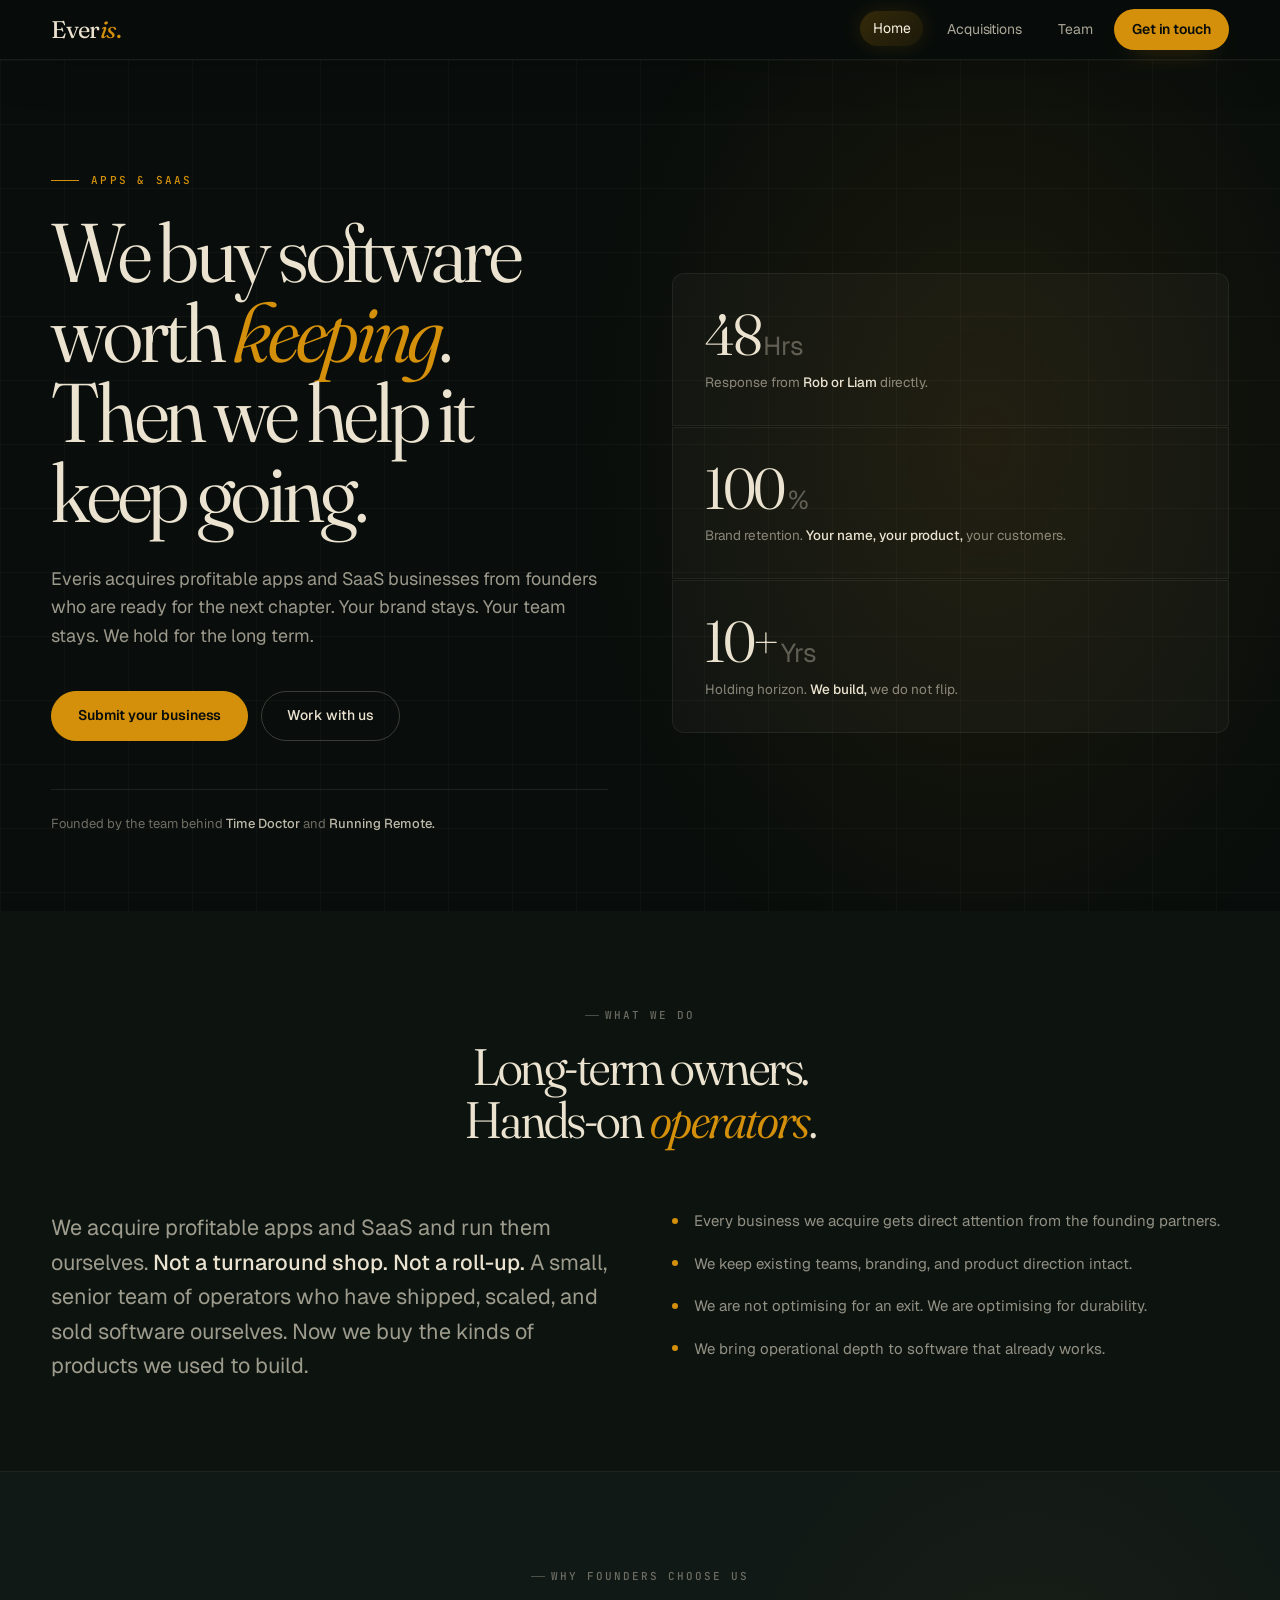
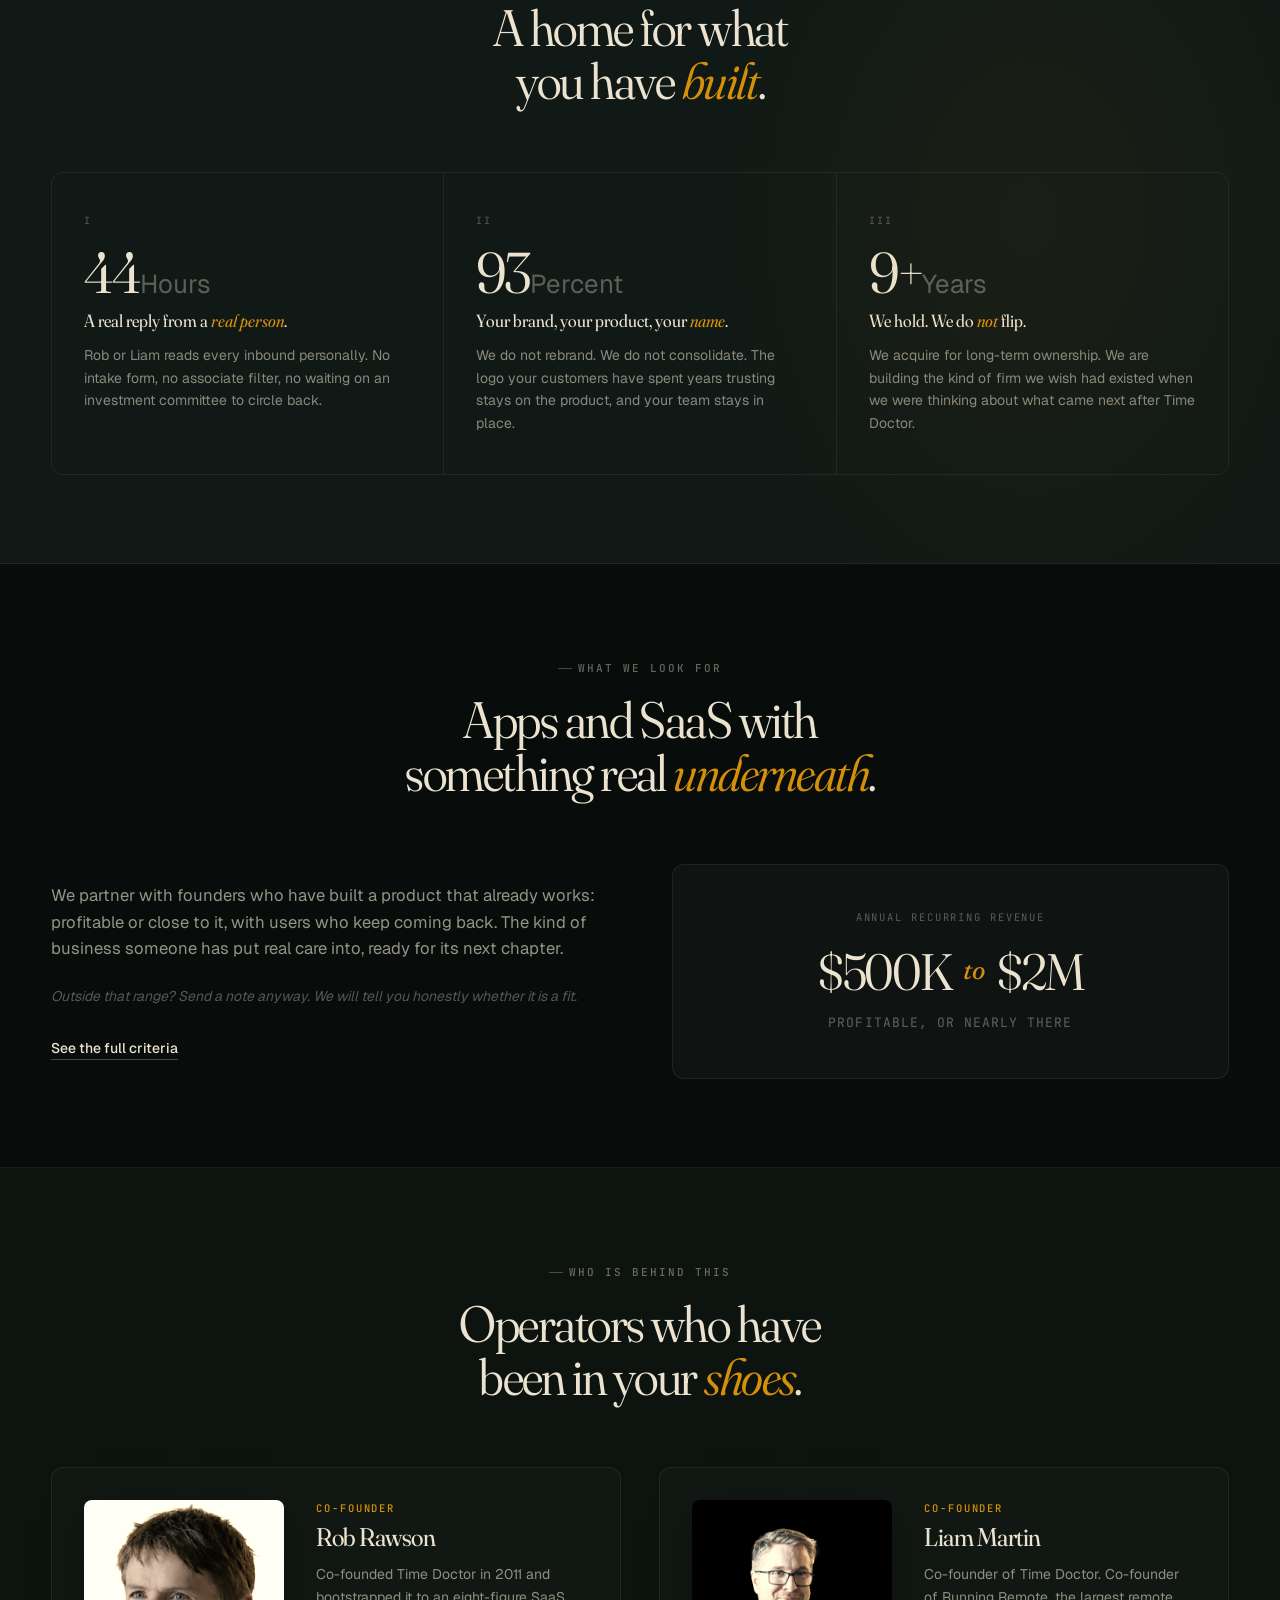
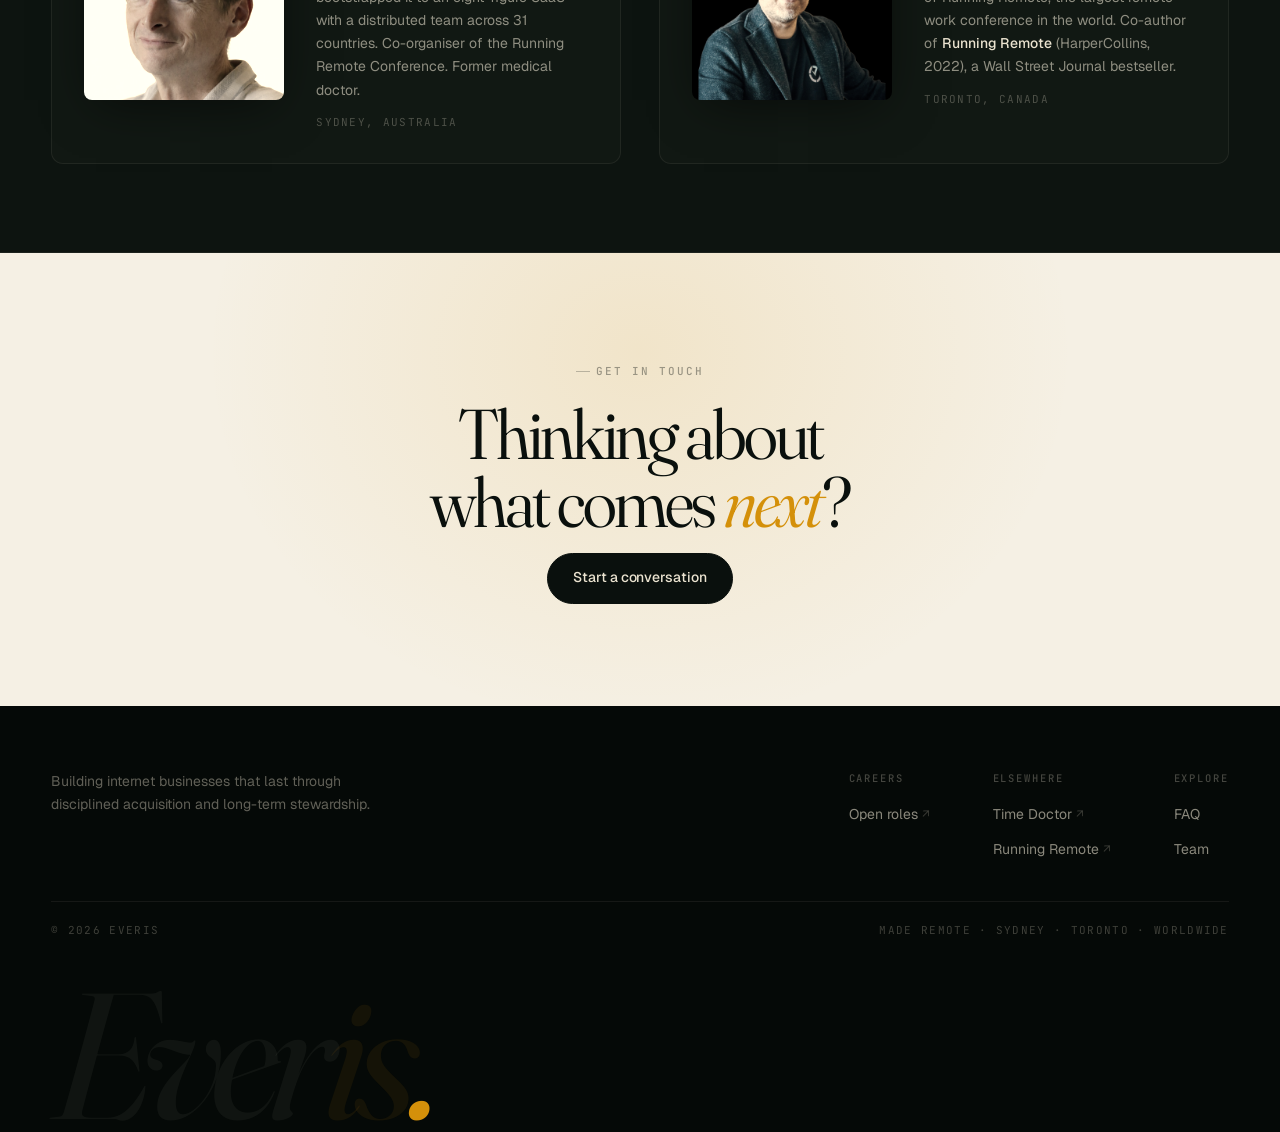
<file: index.html>
<!DOCTYPE html>
<html lang="en">
<head>
<meta charset="UTF-8" />
<meta name="viewport" content="width=device-width, initial-scale=1.0" />
<meta name="description" content="Everis acquires profitable apps and SaaS from founders ready for what comes next. Founded by the team behind Time Doctor and Running Remote." />
<meta property="og:title" content="Everis" />
<meta property="og:description" content="We buy software worth keeping. Then we help it keep going." />
<title>Everis. Acquirer of apps and SaaS businesses.</title>
<link rel="preconnect" href="https://fonts.googleapis.com" />
<link rel="preconnect" href="https://fonts.gstatic.com" crossorigin />
<link href="https://fonts.googleapis.com/css2?family=Fraunces:ital,opsz,wght,SOFT@0,9..144,300..700,0..100;1,9..144,300..700,0..100&family=Geist:wght@300;400;500;600&family=JetBrains+Mono:wght@400;500&display=swap" rel="stylesheet" />
<style>

:root {
  --bone: #EFE9DB;
  --bone-warm: #E5DBBF;
  --bone-deep: #DCD1B1;
  --forest: #1E2E25;
  --forest-soft: #2A3D32;
  --forest-deep: #14201A;
  --ink: #0F1814;
  --ink-soft: #2E3D35;
  --ink-muted: #5F6D64;
  --brass: #ce6a02;
  --brass-bright: #E07208;
  --sage: #7B8D7F;
  --rule: #CFC3A7;
  --rule-soft: #DFD5B9;
  --font-serif: 'Fraunces', 'Iowan Old Style', Georgia, serif;
  --font-sans: 'Geist', -apple-system, BlinkMacSystemFont, sans-serif;
  --font-mono: 'JetBrains Mono', 'IBM Plex Mono', Menlo, monospace;
  --container: 1360px;
  --gutter: clamp(1.5rem, 4vw, 4rem);
  --section-y: clamp(3.5rem, 7vw, 5.5rem);
  --nav-h: 60px;
}

*, *::before, *::after { box-sizing: border-box; margin: 0; padding: 0; }

html {
  scroll-behavior: smooth;
  -webkit-font-smoothing: antialiased;
  -moz-osx-font-smoothing: grayscale;
  text-rendering: optimizeLegibility;
  scroll-padding-top: calc(var(--nav-h) + 1rem);
}

body {
  background: #080D0B;
  color: #EBE3D0;
  font-family: var(--font-sans);
  font-size: 16px;
  line-height: 1.55;
  font-weight: 400;
  position: relative;
  min-height: 100vh;
  overflow-x: hidden;
}

body::before {
  content: '';
  position: fixed; inset: 0;
  background-image: url("data:image/svg+xml;utf8,<svg xmlns='http://www.w3.org/2000/svg' width='240' height='240'><filter id='n'><feTurbulence type='fractalNoise' baseFrequency='0.9' numOctaves='2' stitchTiles='stitch'/><feColorMatrix values='0 0 0 0 0.08 0 0 0 0 0.1 0 0 0 0 0.08 0 0 0 0.5 0'/></filter><rect width='100%25' height='100%25' filter='url(%23n)'/></svg>");
  opacity: 0.022; mix-blend-mode: screen;
  pointer-events: none; z-index: 1;
}

main, nav, footer { position: relative; z-index: 2; }
a { color: inherit; text-decoration: none; }
::selection { background: #D4900A; color: #080D0B; }
:focus-visible { outline: 2px solid #D4900A; outline-offset: 3px; border-radius: 2px; }
img { display: block; max-width: 100%; height: auto; }
button { font: inherit; cursor: pointer; }

/* SCROLL PROGRESS */
.scroll-progress {
  position: fixed; top: 0; left: 0; height: 2px;
  background: #D4900A; width: 0%; z-index: 100;
  transition: width 0.1s linear; pointer-events: none;
  box-shadow: 3px 0 18px rgba(212,144,10,0.65);
}

/* NAV */
nav.top {
  position: sticky; top: 0; z-index: 50; height: var(--nav-h);
  background: rgba(8,13,11,0.84) !important;
  border-top: 1px solid rgba(212,144,10,0.72);
  border-bottom: 1px solid rgba(235,227,208,0.08);
  backdrop-filter: blur(24px); -webkit-backdrop-filter: blur(24px);
  box-shadow: 0 16px 60px -12px rgba(0,0,0,0.58);
}
nav.top.scrolled {
  background: rgba(8,13,11,0.96) !important;
  box-shadow: 0 2px 0 rgba(212,144,10,0.82), 0 20px 60px -12px rgba(0,0,0,0.72);
}
nav.top .container {
  height: 100%; display: flex; align-items: center;
  justify-content: space-between; gap: 1.25rem;
  max-width: var(--container); margin: 0 auto; padding: 0 var(--gutter);
}

.wordmark {
  font-family: 'Fraunces', Georgia, serif;
  font-weight: 400; font-size: 1.5rem;
  letter-spacing: -0.025em; color: #EBE3D0;
  line-height: 1; display: inline-flex; align-items: baseline;
  flex: 0 0 auto; white-space: nowrap;
}
.wordmark em { font-style: italic; color: #D4900A; font-weight: 400; }
.wordmark-period { color: #D4900A; }

.nav-links {
  display: flex; gap: 0.35rem; align-items: center; list-style: none;
  margin: 0; padding: 0;
}
.nav-links a {
  font-size: 13.5px; color: rgba(235,227,208,0.68);
  position: relative; display: inline-flex; align-items: center; justify-content: center;
  min-height: 2.35rem; padding: 0.55rem 0.95rem; border-radius: 999px; font-weight: 500;
  letter-spacing: 0.01em; transition: color 0.22s ease, transform 0.22s ease;
  overflow: hidden; z-index: 0;
}
.nav-links a::after {
  content: ''; position: absolute; inset: 0; border-radius: inherit;
  background: rgba(212,144,10,0.16);
  box-shadow: inset 0 0 0 1px rgba(212,144,10,0.22);
  opacity: 0; transform: scale(0.92);
  transition: opacity 0.22s ease, transform 0.22s ease, background 0.22s ease, box-shadow 0.22s ease;
  z-index: -1;
}
.nav-links a:hover, .nav-links a.active { color: #EBE3D0; }
.nav-links a:hover, .nav-links a.active { transform: translateY(-1px); }
.nav-links a:hover::after, .nav-links a.active::after { opacity: 1; transform: scale(1); }

.nav-cta {
  padding: 0.7rem 1.2rem !important; min-height: 2.55rem; font-size: 13px;
  background: #D4900A; color: #080D0B; border-radius: 999px;
  display: inline-flex; align-items: center; justify-content: center; gap: 0.4rem;
  font-weight: 600; letter-spacing: -0.005em; border: 1px solid rgba(212,144,10,0.92);
  transition: background 0.22s ease, color 0.22s ease, transform 0.22s ease, box-shadow 0.22s ease;
  box-shadow: 0 10px 24px -16px rgba(212,144,10,0.72);
}
.nav-cta::after { display: none !important; }
.nav-cta:hover,
.nav-cta.active {
  background: #E7A317; color: #080D0B;
  transform: translateY(-1px);
  box-shadow: 0 16px 30px -18px rgba(212,144,10,0.85);
}

.nav-toggle {
  display: none; background: rgba(235,227,208,0.02); border: 1px solid rgba(235,227,208,0.18); color: #EBE3D0;
  border-radius: 999px; padding: 0.52rem 0.88rem; font-family: var(--font-mono); font-size: 11px;
  letter-spacing: 0.12em; text-transform: uppercase;
  transition: background 0.22s ease, border-color 0.22s ease, color 0.22s ease;
}
.nav-toggle:hover {
  background: rgba(235,227,208,0.08); border-color: rgba(235,227,208,0.28); color: #FFFFFF;
}

/* BUTTONS */
.btn {
  display: inline-flex; align-items: center; gap: 0.55rem;
  padding: 0.85rem 1.6rem; font-family: var(--font-sans);
  font-size: 14px; font-weight: 500; letter-spacing: -0.005em;
  border-radius: 100px; cursor: pointer;
  transition: background 0.25s ease, color 0.25s ease, border-color 0.25s ease, transform 0.25s ease;
  border: 1px solid transparent; text-decoration: none; white-space: nowrap;
}
.btn-primary {
  background: #D4900A; color: #080D0B; border-color: #D4900A; font-weight: 600;
}
.btn-primary:hover {
  background: #E07208; border-color: #E07208; color: #080D0B;
  box-shadow: 0 8px 32px -8px rgba(212,144,10,0.55); transform: translateY(-1px);
}
.btn-ghost {
  background: transparent; color: #EBE3D0; border-color: rgba(235,227,208,0.22);
}
.btn-ghost:hover {
  background: rgba(235,227,208,0.07); color: #EBE3D0;
  border-color: rgba(235,227,208,0.38);
}
.btn-light {
  background: #080D0B; color: #EBE3D0; border-color: rgba(235,227,208,0.2);
}
.btn-light:hover { background: #D4900A; color: #080D0B; border-color: #D4900A; }

.txt-link {
  display: inline-flex; align-items: center; gap: 0.5rem;
  font-size: 14px; color: #EBE3D0;
  border-bottom: 1px solid rgba(235,227,208,0.28); padding-bottom: 2px;
  transition: color 0.2s ease, border-color 0.2s ease;
  font-weight: 500; font-family: var(--font-sans); line-height: 1.3;
}
.txt-link:hover { color: #D4900A; border-color: #D4900A; }

/* REVEAL ANIMATIONS */
.reveal {
  opacity: 0; transform: translateY(16px);
  transition: opacity 0.9s cubic-bezier(0.22, 0.8, 0.3, 1),
              transform 0.9s cubic-bezier(0.22, 0.8, 0.3, 1);
}
.reveal.in-view { opacity: 1; transform: translateY(0); }
@media (prefers-reduced-motion: reduce) {
  *, *::before, *::after { animation: none !important; transition: none !important; }
  .reveal { opacity: 1; transform: none; }
}

/* LABEL / MONO LABELS */
.label {
  font-family: var(--font-mono); font-size: 11px; font-weight: 500;
  letter-spacing: 0.18em; text-transform: uppercase;
  color: rgba(235,227,208,0.42);
  display: inline-flex; align-items: center; gap: 0.55em;
}
.label::before {
  content: ''; display: inline-block; width: 14px; height: 1px;
  background: currentColor; opacity: 0.65; flex-shrink: 0;
}

/* =====================================================
   HERO
   ===================================================== */

.hero {
  padding: clamp(4rem, 9vw, 7rem) 0 clamp(3rem, 6vw, 5rem);
  position: relative; overflow: hidden;
}
/* Grid pattern */
.hero::before {
  content: ''; position: absolute; inset: 0;
  background-image:
    linear-gradient(rgba(235,227,208,0.03) 1px, transparent 1px),
    linear-gradient(90deg, rgba(235,227,208,0.03) 1px, transparent 1px);
  background-size: 64px 64px; z-index: 0;
  animation: gridPulse 10s ease-in-out infinite;
}
/* Warm glow */
.hero::after {
  content: ''; position: absolute;
  top: -30%; right: -12%; width: 70%; height: 150%;
  background: radial-gradient(ellipse at center, rgba(212,144,10,0.09) 0%, transparent 65%);
  pointer-events: none; z-index: 0;
}
@keyframes gridPulse { 0%, 100% { opacity: 0.7; } 50% { opacity: 1; } }
.hero .container { position: relative; z-index: 1; }

.container {
  max-width: var(--container); margin: 0 auto; padding: 0 var(--gutter);
  position: relative;
}

/* Split hero layout */
.hero-inner {
  display: grid;
  grid-template-columns: 1fr 1fr;
  gap: clamp(2rem, 5vw, 5rem);
  align-items: center;
}

.hero-left { display: flex; flex-direction: column; gap: 0; }

.hero-kicker {
  font-family: var(--font-mono); font-size: 11px; font-weight: 500;
  letter-spacing: 0.2em; text-transform: uppercase;
  color: #D4900A; margin-bottom: 1.5rem;
  display: flex; align-items: center; gap: 0.75rem;
}
.hero-kicker::before {
  content: ''; width: 28px; height: 1px; background: #D4900A; flex-shrink: 0;
}

.hero-headline {
  font-family: var(--font-serif);
  font-variation-settings: 'SOFT' 30, 'opsz' 144;
  font-weight: 350;
  font-size: clamp(3rem, 6.5vw, 6.5rem);
  line-height: 0.96; letter-spacing: -0.04em;
  color: #EBE3D0; margin-bottom: 2rem;
}
.hero-headline em { color: #D4900A; font-style: italic; }

.hero-sub {
  font-size: clamp(1.05rem, 1.4vw, 1.2rem);
  line-height: 1.6; color: rgba(235,227,208,0.65);
  margin-bottom: 2.5rem; font-weight: 400; max-width: 52ch;
}

.hero-ctas {
  display: flex; gap: 0.8rem; flex-wrap: wrap; margin-bottom: 3rem;
}

.hero-pedigree {
  padding-top: 1.5rem;
  border-top: 1px solid rgba(235,227,208,0.09);
  font-size: 13px; color: rgba(235,227,208,0.45);
  line-height: 1.5;
}
.hero-pedigree strong { color: rgba(235,227,208,0.8); font-weight: 500; }

/* Right side: stat cluster */
.hero-right {
  display: flex; flex-direction: column; gap: 1px;
}

.hero-stat-card {
  background: rgba(235,227,208,0.03);
  border: 1px solid rgba(235,227,208,0.07);
  padding: clamp(1.25rem, 2.5vw, 2rem) clamp(1.25rem, 2.5vw, 2rem);
  transition: background 0.3s ease, border-color 0.3s ease;
}
.hero-stat-card:first-child { border-radius: 12px 12px 0 0; }
.hero-stat-card:last-child { border-radius: 0 0 12px 12px; }
.hero-stat-card:hover {
  background: rgba(235,227,208,0.05);
  border-color: rgba(212,144,10,0.2);
}

.hero-stat-num {
  font-family: var(--font-serif);
  font-variation-settings: 'SOFT' 30, 'opsz' 144;
  font-weight: 350; font-size: clamp(2.5rem, 4vw, 3.75rem);
  line-height: 1; letter-spacing: -0.04em; color: #EBE3D0;
  margin-bottom: 0.35rem;
}
.hero-stat-num .unit {
  font-family: var(--font-sans); font-size: 0.45em;
  color: rgba(235,227,208,0.4); font-weight: 400; letter-spacing: 0;
  vertical-align: baseline; margin-left: 0.15em;
}
.hero-stat-label {
  font-size: 13.5px; color: rgba(235,227,208,0.55); font-weight: 400;
}
.hero-stat-label strong { color: #EBE3D0; font-weight: 500; }

/* =====================================================
   SECTIONS BASE
   ===================================================== */

section.page {
  padding: var(--section-y) 0;
  border-bottom: 1px solid rgba(235,227,208,0.07);
  position: relative;
}

/* Section header */
.section-header {
  margin-bottom: clamp(2.5rem, 5vw, 4rem);
  text-align: center;
}
.section-header .label { margin-bottom: 1rem; justify-content: center; }
.section-title {
  font-family: var(--font-serif);
  font-variation-settings: 'SOFT' 40, 'opsz' 144;
  font-weight: 350; font-size: clamp(2rem, 4vw, 3.25rem);
  line-height: 1.04; letter-spacing: -0.03em; color: #EBE3D0;
}
.section-title em { color: #D4900A; font-style: italic; }

/* =====================================================
   WHAT WE DO
   ===================================================== */

.what-do { background: #0D1410; }

.what-do-layout {
  display: grid;
  grid-template-columns: 1fr 1fr;
  gap: clamp(2rem, 5vw, 5rem);
  align-items: start;
}

.what-do-lead {
  font-size: clamp(1.15rem, 1.7vw, 1.35rem);
  line-height: 1.6; color: rgba(235,227,208,0.65); font-weight: 400;
}
.what-do-lead .emphasis { color: #EBE3D0; font-weight: 500; }

.what-do-points { list-style: none; display: flex; flex-direction: column; gap: 1.25rem; }
.what-do-points li {
  display: flex; gap: 1rem; align-items: flex-start;
  font-size: 15px; color: rgba(235,227,208,0.6); line-height: 1.5;
}
.what-do-points li::before {
  content: ''; width: 6px; height: 6px; background: #D4900A;
  border-radius: 50%; flex-shrink: 0; margin-top: 0.5em;
}

/* =====================================================
   WHY FOUNDERS
   ===================================================== */

.why-founders { background: #111916; overflow: hidden; }
.why-founders::after {
  content: ''; position: absolute; top: -20%; right: -8%; width: 55%; height: 140%;
  background: radial-gradient(ellipse at center, rgba(212,144,10,0.05) 0%, transparent 65%);
  pointer-events: none;
}

.claims-grid {
  display: grid;
  grid-template-columns: repeat(3, 1fr);
  gap: 0;
  margin-top: 1rem;
}

.claim {
  padding: 2.5rem 2rem;
  border: 1px solid rgba(235,227,208,0.07);
  border-radius: 0;
  position: relative;
  transition: border-color 0.4s ease, background 0.4s ease;
}
.claims-grid .claim:nth-child(1) { border-radius: 12px 0 0 12px; }
.claims-grid .claim:nth-child(3) { border-radius: 0 12px 12px 0; }
.claims-grid .claim:nth-child(2) { border-left: none; border-right: none; }
.claim:hover { border-color: rgba(212,144,10,0.3); background: rgba(235,227,208,0.02); }

.claim-index {
  font-family: var(--font-mono); font-size: 10px; letter-spacing: 0.2em;
  color: rgba(235,227,208,0.28); font-weight: 500;
  text-transform: uppercase; margin-bottom: 1rem;
}
.claim-number {
  font-family: var(--font-serif);
  font-variation-settings: 'SOFT' 30, 'opsz' 144;
  font-weight: 350; font-size: clamp(2.5rem, 4.5vw, 4rem);
  line-height: 1; letter-spacing: -0.04em; color: #EBE3D0; margin-bottom: 0.5rem;
}
.claim-number .unit {
  font-family: var(--font-sans); font-size: 0.45em;
  color: rgba(235,227,208,0.35); font-weight: 400; letter-spacing: 0; vertical-align: baseline;
}
.claim-phrase {
  font-family: var(--font-serif);
  font-variation-settings: 'SOFT' 40, 'opsz' 144;
  font-weight: 400; font-size: 1.1rem; line-height: 1.3;
  color: #EBE3D0; margin-bottom: 0.75rem;
}
.claim-phrase em { color: #D4900A; font-style: italic; }
.claim-body { font-size: 14px; color: rgba(235,227,208,0.55); line-height: 1.6; }

/* =====================================================
   CRITERIA TEASER
   ===================================================== */

section.criteria-teaser { background: #080D0B; }

.criteria-inner {
  display: grid;
  grid-template-columns: 1fr 1fr;
  gap: clamp(2.5rem, 5vw, 5rem);
  align-items: center;
}

.criteria-body-text {
  font-size: clamp(1rem, 1.3vw, 1.1rem);
  color: rgba(235,227,208,0.62); line-height: 1.6; margin-bottom: 1.5rem;
}
.criteria-note {
  font-size: 14px; color: rgba(235,227,208,0.35);
  font-style: italic; margin-bottom: 1.75rem;
}

.criteria-visual {
  background: rgba(235,227,208,0.03);
  border: 1px solid rgba(235,227,208,0.08);
  border-radius: 12px; padding: clamp(2rem, 3.5vw, 3rem);
  text-align: center;
}
.criteria-range-label {
  font-family: var(--font-mono); font-size: 10.5px;
  letter-spacing: 0.18em; text-transform: uppercase;
  color: rgba(235,227,208,0.35); margin-bottom: 1.25rem;
}
.criteria-numbers {
  display: flex; align-items: center; justify-content: center;
  gap: 0.75rem; margin-bottom: 1rem;
}
.criteria-num {
  font-family: var(--font-serif);
  font-variation-settings: 'SOFT' 30, 'opsz' 144;
  font-weight: 350; font-size: clamp(2.25rem, 4vw, 3.5rem);
  line-height: 1; letter-spacing: -0.04em; color: #EBE3D0;
}
.criteria-to {
  font-family: var(--font-serif); font-style: italic;
  font-size: clamp(1.25rem, 2vw, 1.75rem);
  color: #D4900A; line-height: 1;
}
.criteria-qualifier {
  font-size: 13px; color: rgba(235,227,208,0.38);
  font-family: var(--font-mono); letter-spacing: 0.08em; text-transform: uppercase;
}

/* =====================================================
   FOUNDERS
   ===================================================== */

.founders { background: #0D1410; border-bottom: none; }

.founders-intro {
  max-width: 56ch; margin: 0 auto 3.5rem;
  text-align: center;
  font-size: clamp(1rem, 1.3vw, 1.1rem);
  color: rgba(235,227,208,0.55); line-height: 1.6;
}

.founders-grid {
  display: grid; grid-template-columns: 1fr 1fr;
  gap: clamp(1.5rem, 3vw, 2.5rem);
}

.founder-card {
  display: grid; grid-template-columns: 200px 1fr;
  gap: 2rem; align-items: start;
  background: rgba(235,227,208,0.02);
  border: 1px solid rgba(235,227,208,0.07);
  border-radius: 12px; padding: 2rem;
  transition: border-color 0.4s ease;
}
.founder-card:hover { border-color: rgba(212,144,10,0.25); }

.founder-photo {
  width: 200px; height: 200px; flex-shrink: 0;
  border-radius: 8px; overflow: hidden;
  position: relative;
  box-shadow: 0 12px 48px -12px rgba(0,0,0,0.6);
}
.founder-photo img { 
  width: 100%; height: 100%; object-fit: cover; object-position: top center;
  /* Medium sepia until hover */
  filter: sepia(0.5);
  transition: filter 0.7s cubic-bezier(0.22, 0.8, 0.3, 1),
              transform 0.8s cubic-bezier(0.22, 0.8, 0.3, 1);
}
.founder-card:hover .founder-photo img {
  filter: none;
  opacity: 1;
  transform: scale(1.025);
}

.founder-role {
  font-family: var(--font-mono); font-size: 10.5px; font-weight: 500;
  letter-spacing: 0.18em; text-transform: uppercase;
  color: #D4900A; margin-bottom: 0.4rem;
}
.founder-name {
  font-family: var(--font-serif);
  font-variation-settings: 'SOFT' 40, 'opsz' 144;
  font-weight: 400; font-size: 1.6rem;
  letter-spacing: -0.02em; line-height: 1.1;
  color: #EBE3D0; margin-bottom: 0.75rem;
}
.founder-credit {
  font-size: 14px; color: rgba(235,227,208,0.58);
  line-height: 1.65; margin-bottom: 0.75rem;
}
.founder-credit em { color: #EBE3D0; font-style: normal; font-weight: 500; }
.founder-location {
  font-family: var(--font-mono); font-size: 11px;
  letter-spacing: 0.12em; text-transform: uppercase;
  color: rgba(235,227,208,0.28);
}

/* =====================================================
   FINAL CTA
   ===================================================== */

.final-cta {
  background: #F5F0E4; color: #0A100D;
  padding: clamp(4rem, 8vw, 7rem) 0;
  text-align: center;
  position: relative; overflow: hidden;
}
.final-cta::after {
  content: ''; position: absolute;
  top: -20%; left: 50%; transform: translateX(-50%);
  width: 80%; height: 140%;
  background: radial-gradient(ellipse at 50% 30%, rgba(212,144,10,0.12) 0%, transparent 60%);
  pointer-events: none;
}
.final-cta .container { position: relative; z-index: 1; }
.final-cta .label { color: rgba(10,16,13,0.38); justify-content: center; margin-bottom: 1.25rem; }
.final-cta-headline {
  font-family: var(--font-serif);
  font-variation-settings: 'SOFT' 30, 'opsz' 144;
  font-weight: 350; font-size: clamp(2.5rem, 5.5vw, 5.5rem);
  line-height: 0.97; letter-spacing: -0.04em;
  color: #0A100D; margin-bottom: 1rem;
}
.final-cta-headline em { color: #D4900A; font-style: italic; }
.final-cta-sub {
  font-size: clamp(1rem, 1.25vw, 1.1rem);
  color: rgba(10,16,13,0.55); line-height: 1.6;
  max-width: 48ch; margin: 0 auto 2.5rem;
}
.final-cta-actions {
  display: flex; align-items: center; justify-content: center;
  gap: 1.25rem; flex-wrap: wrap;
}
.final-cta-email {
  font-size: clamp(1rem, 1.3vw, 1.15rem);
  color: #0A100D !important; font-weight: 500;
  border-bottom: 1px solid rgba(10,16,13,0.22); padding-bottom: 2px;
  transition: color 0.2s ease, border-color 0.2s ease;
}
.final-cta-email:hover { color: #D4900A !important; border-bottom-color: #D4900A; }
.final-cta .btn-light {
  background: #0A100D; color: #EBE3D0; border-color: #0A100D;
}
.final-cta .btn-light:hover { background: #D4900A; border-color: #D4900A; color: #080D0B; }

/* =====================================================
   FOOTER
   ===================================================== */

footer { background: #050907; color: #EBE3D0; padding-top: 4rem; }

.footer-top {
  display: flex; justify-content: space-between; align-items: flex-start;
  gap: 3rem; padding-bottom: 2.5rem;
  border-bottom: 1px solid rgba(235,227,208,0.07); flex-wrap: wrap;
}
.footer-about {
  max-width: 36ch; font-size: 14px;
  color: rgba(235,227,208,0.4); line-height: 1.65;
}
.footer-links { display: flex; gap: 4rem; }
.footer-col h4 {
  font-family: var(--font-mono); font-size: 10.5px; font-weight: 500;
  letter-spacing: 0.18em; text-transform: uppercase;
  color: rgba(235,227,208,0.28); margin-bottom: 1rem;
}
.footer-col ul { list-style: none; display: flex; flex-direction: column; gap: 0.6rem; }
.footer-col a {
  font-size: 14px; color: rgba(235,227,208,0.58);
  transition: color 0.2s ease;
}
.footer-col a:hover { color: #D4900A; }
.footer-col a .ext { color: rgba(235,227,208,0.22); font-size: 12px; }
.footer-col a:hover .ext { color: #D4900A; }

.footer-bottom {
  display: flex; justify-content: space-between; align-items: center;
  padding: 1.25rem 0 1.5rem; gap: 1rem; flex-wrap: wrap;
  font-family: var(--font-mono); font-size: 11px; letter-spacing: 0.12em;
  text-transform: uppercase; color: rgba(235,227,208,0.25);
}

.wordmark-giant-wrap {
  overflow: hidden; padding: 0 var(--gutter);
  -webkit-mask-image: linear-gradient(to right, black 55%, transparent 86%);
  mask-image: linear-gradient(to right, black 55%, transparent 86%);
  margin-top: 1rem;
}
.wordmark-giant {
  font-family: var(--font-serif); font-weight: 400; font-style: italic;
  font-size: clamp(80px, 14vw, 180px) !important;
  letter-spacing: -0.065em; color: rgba(235,227,208,0.05);
  line-height: 0.85; display: block; user-select: none;
}
.wordmark-giant em { color: rgba(212,144,10,0.08); font-style: italic; }

/* =====================================================
   RESPONSIVE
   ===================================================== */

@media (max-width: 900px) {
  .hero-inner { grid-template-columns: 1fr; }
  .hero-right { display: grid; grid-template-columns: repeat(3, 1fr); gap: 1px; }
  .hero-stat-card:first-child { border-radius: 12px 0 0 12px; }
  .hero-stat-card:last-child { border-radius: 0 12px 12px 0; }
  .hero-stat-card:nth-child(2) { border-left: none; border-right: none; }
  .what-do-layout { grid-template-columns: 1fr; }
  .claims-grid { grid-template-columns: 1fr; gap: 1px; }
  .claims-grid .claim:nth-child(1) { border-radius: 12px 12px 0 0; }
  .claims-grid .claim:nth-child(2) { border-left: 1px solid rgba(235,227,208,0.07); border-right: 1px solid rgba(235,227,208,0.07); border-top: none; border-bottom: none; }
  .claims-grid .claim:nth-child(3) { border-radius: 0 0 12px 12px; }
  .criteria-inner { grid-template-columns: 1fr; }
  .founders-grid { grid-template-columns: 1fr; }
  .founder-card { grid-template-columns: 140px 1fr; }
  .founder-photo { width: 140px; height: 140px; }
  .footer-top { flex-direction: column; gap: 2rem; }
}

@media (max-width: 600px) {
  nav.top { height: 56px; }
  .nav-links { display: none; }
  .nav-links.open {
    display: flex; flex-direction: column; position: absolute;
    top: 56px; left: var(--gutter); right: var(--gutter); z-index: 49;
    background: rgba(8,13,11,0.98); padding: 0.85rem; gap: 0.35rem;
    border: 1px solid rgba(235,227,208,0.1); border-radius: 20px;
    box-shadow: 0 24px 60px -24px rgba(0,0,0,0.75);
    align-items: stretch;
  }
  .nav-links.open a {
    width: 100%; justify-content: flex-start; padding: 0.85rem 1rem; font-size: 15px;
    border-bottom: none; transform: none;
  }
  .nav-links.open .nav-cta { justify-content: center; margin-top: 0.25rem; }
  .nav-toggle { display: block; }
  .hero-right { grid-template-columns: 1fr; }
  .hero-stat-card:first-child, .hero-stat-card:last-child { border-radius: 0; }
  .hero-stat-card:first-child { border-radius: 12px 12px 0 0; }
  .hero-stat-card:last-child { border-radius: 0 0 12px 12px; }
  .founder-card { grid-template-columns: 1fr; }
  .founder-photo { width: 120px; height: 120px; }
  .footer-links { gap: 2rem; flex-wrap: wrap; }
  .footer-bottom { flex-direction: column; gap: 0.4rem; text-align: center; }
}

/* Fresh nav component */
.site-nav {
  position: sticky;
  top: 0;
  z-index: 90;
  height: var(--nav-h);
  background: rgba(8,13,11,0.9);
  backdrop-filter: blur(22px);
  -webkit-backdrop-filter: blur(22px);
  border-bottom: 1px solid rgba(235,227,208,0.08);
  box-shadow: 0 18px 48px -24px rgba(0,0,0,0.72);
}
.site-nav.is-scrolled {
  background: rgba(8,13,11,0.96);
  box-shadow: 0 20px 56px -24px rgba(0,0,0,0.82);
}
.site-nav__bar {
  height: 100%;
  display: flex;
  align-items: center;
  justify-content: space-between;
  gap: 1.25rem;
  position: relative;
}
.site-nav__brand {
  font-family: var(--font-serif);
  font-size: 1.5rem;
  letter-spacing: -0.025em;
  line-height: 1;
  color: #EBE3D0;
  display: inline-flex;
  align-items: baseline;
  white-space: nowrap;
  flex: 0 0 auto;
}
.site-nav__brand-base,
.site-nav__brand-accent,
.site-nav__brand-mark {
  display: inline-block;
  font: inherit;
  line-height: 1;
}
.site-nav__brand-accent {
  font-style: italic;
  color: #D4900A;
}
.site-nav__brand-mark {
  color: #D4900A;
}
.site-nav__links {
  display: flex;
  align-items: center;
  gap: 0.3rem;
  list-style: none;
  margin: 0;
  padding: 0;
}
.site-nav__link,
.site-nav__cta {
  position: relative;
  display: inline-flex;
  align-items: center;
  justify-content: center;
  min-height: 2.55rem;
  padding: 0.68rem 1rem;
  border-radius: 999px;
  font-family: var(--font-sans);
  font-size: 14px;
  line-height: 1;
  letter-spacing: -0.01em;
  white-space: nowrap;
  isolation: isolate;
  transition: color 0.22s ease, transform 0.22s ease, background 0.22s ease, box-shadow 0.22s ease;
}
.site-nav__link {
  color: rgba(235,227,208,0.72);
}
.site-nav__link::before {
  content: '';
  position: absolute;
  inset: 0.2rem;
  border-radius: inherit;
  background: linear-gradient(135deg, rgba(212,144,10,0.22), rgba(212,144,10,0.1));
  box-shadow: 0 0 22px rgba(212,144,10,0.14);
  opacity: 0;
  transform: scale(0.9);
  transition: opacity 0.22s ease, transform 0.22s ease;
  z-index: -1;
}
.site-nav__link:hover,
.site-nav__link.is-active {
  color: #F8F2E3;
  transform: translateY(-1px);
}
.site-nav__link:hover::before,
.site-nav__link.is-active::before {
  opacity: 1;
  transform: scale(1);
}
.site-nav__cta {
  background: #D4900A;
  color: #080D0B;
  font-weight: 600;
  padding-inline: 1.15rem;
  box-shadow: 0 12px 26px -18px rgba(212,144,10,0.9);
}
.site-nav__cta:hover,
.site-nav__cta.is-active {
  background: #E7A317;
  color: #080D0B;
  transform: translateY(-1px);
  box-shadow: 0 18px 34px -20px rgba(212,144,10,0.95);
}
.site-nav__toggle {
  display: none;
  min-height: 2.4rem;
  padding: 0.55rem 0.9rem;
  border-radius: 999px;
  border: 1px solid rgba(235,227,208,0.18);
  background: rgba(235,227,208,0.04);
  color: #EBE3D0;
  font-family: var(--font-mono);
  font-size: 11px;
  letter-spacing: 0.12em;
  text-transform: uppercase;
  transition: background 0.22s ease, border-color 0.22s ease, color 0.22s ease;
}
.site-nav__toggle:hover {
  background: rgba(235,227,208,0.1);
  border-color: rgba(235,227,208,0.3);
  color: #FFFFFF;
}
@media (max-width: 880px) {
  .site-nav {
    height: 56px;
  }
  .site-nav__toggle {
    display: inline-flex;
    align-items: center;
    justify-content: center;
  }
  .site-nav__links {
    display: none;
  }
  .site-nav__links.is-open {
    display: flex;
    position: absolute;
    top: calc(100% + 0.55rem);
    left: var(--gutter);
    right: var(--gutter);
    flex-direction: column;
    align-items: stretch;
    gap: 0.35rem;
    padding: 0.85rem;
    background: rgba(8,13,11,0.98);
    border: 1px solid rgba(235,227,208,0.1);
    border-radius: 22px;
    box-shadow: 0 28px 56px -28px rgba(0,0,0,0.82);
  }
  .site-nav__links.is-open .site-nav__link,
  .site-nav__links.is-open .site-nav__cta {
    width: 100%;
    justify-content: flex-start;
    padding: 0.9rem 1rem;
    transform: none;
  }
  .site-nav__links.is-open .site-nav__cta {
    justify-content: center;
    margin-top: 0.2rem;
  }
}
</style>
</head>
<body>

<div class="scroll-progress" id="scrollProgress"></div>

<nav class="site-nav" id="siteNav">
  <div class="container site-nav__bar">
    <a href="https://moeessah.github.io/everis/" class="site-nav__brand" aria-label="Everis home"><span class="site-nav__brand-base">Ever</span><span class="site-nav__brand-accent">is</span><span class="site-nav__brand-mark">.</span></a>
    <ul class="site-nav__links" id="siteNavLinks">
      <li><a href="index.html" class="site-nav__link" data-site-nav-link data-nav-key="home">Home</a></li>
      <li><a href="acquisitions.html" class="site-nav__link" data-site-nav-link data-nav-key="acquisitions">Acquisitions</a></li>
      <li><a href="index.html#founders" class="site-nav__link" data-site-nav-link data-nav-key="team">Team</a></li>
      <li><a href="contact.html" class="site-nav__cta" data-site-nav-link data-nav-key="contact">Get in touch</a></li>
    </ul>
    <button class="site-nav__toggle" id="siteNavToggle" aria-label="Toggle navigation" aria-expanded="false">Menu</button>
  </div>
</nav>

<main>

  <!-- HERO -->
  <section class="hero">
    <div class="container">
      <div class="hero-inner">

        <div class="hero-left">
          <div class="hero-kicker reveal">Apps &amp; SaaS</div>
          <h1 class="hero-headline reveal">
            We buy software<br />
            worth <em>keeping</em>.<br />
            Then we help it<br />
            keep going.
          </h1>
          <p class="hero-sub reveal">
            Everis acquires profitable apps and SaaS businesses from founders who are ready for the next chapter. Your brand stays. Your team stays. We hold for the long term.
          </p>
          <div class="hero-ctas reveal">
            <a href="contact.html?reason=sell" class="btn btn-primary">Submit your business</a>
            <a href="https://jobs.ashbyhq.com/everis" class="btn btn-ghost" rel="noopener">Work with us</a>
          </div>
          <div class="hero-pedigree reveal">
            Founded by the team behind <strong>Time Doctor</strong> and <strong>Running Remote.</strong>
          </div>
        </div>

        <div class="hero-right reveal">
          <div class="hero-stat-card">
            <div class="hero-stat-num claim-number">48<span class="unit">Hrs</span></div>
            <div class="hero-stat-label">Response from <strong>Rob or Liam</strong> directly.</div>
          </div>
          <div class="hero-stat-card">
            <div class="hero-stat-num claim-number">100<span class="unit">%</span></div>
            <div class="hero-stat-label">Brand retention. <strong>Your name, your product,</strong> your customers.</div>
          </div>
          <div class="hero-stat-card">
            <div class="hero-stat-num claim-number">10+<span class="unit">Yrs</span></div>
            <div class="hero-stat-label">Holding horizon. <strong>We build,</strong> we do not flip.</div>
          </div>
        </div>

      </div>
    </div>
  </section>

  <!-- WHAT WE DO -->
  <section class="page what-do" id="what-we-do">
    <div class="container">
      <div class="section-header reveal">
        <span class="label">What we do</span>
        <h2 class="section-title">Long-term owners.<br />Hands-on <em>operators</em>.</h2>
      </div>
      <div class="what-do-layout reveal">
        <p class="what-do-lead">
          We acquire profitable apps and SaaS and run them ourselves. <span class="emphasis">Not a turnaround shop. Not a roll-up.</span> A small, senior team of operators who have shipped, scaled, and sold software ourselves. Now we buy the kinds of products we used to build.
        </p>
        <ul class="what-do-points">
          <li>Every business we acquire gets direct attention from the founding partners.</li>
          <li>We keep existing teams, branding, and product direction intact.</li>
          <li>We are not optimising for an exit. We are optimising for durability.</li>
          <li>We bring operational depth to software that already works.</li>
        </ul>
      </div>
    </div>
  </section>

  <!-- WHY FOUNDERS -->
  <section class="page why-founders" id="why">
    <div class="container">
      <div class="section-header reveal">
        <span class="label">Why founders choose us</span>
        <h2 class="section-title">A home for what<br />you have <em>built</em>.</h2>
      </div>
      <div class="claims-grid">
        <article class="claim reveal">
          <div class="claim-index">I</div>
          <div class="claim-number">48<span class="unit">Hours</span></div>
          <h3 class="claim-phrase">A real reply from a <em>real person</em>.</h3>
          <p class="claim-body">Rob or Liam reads every inbound personally. No intake form, no associate filter, no waiting on an investment committee to circle back.</p>
        </article>
        <article class="claim reveal">
          <div class="claim-index">II</div>
          <div class="claim-number">100<span class="unit">Percent</span></div>
          <h3 class="claim-phrase">Your brand, your product, your <em>name</em>.</h3>
          <p class="claim-body">We do not rebrand. We do not consolidate. The logo your customers have spent years trusting stays on the product, and your team stays in place.</p>
        </article>
        <article class="claim reveal">
          <div class="claim-index">III</div>
          <div class="claim-number">10+<span class="unit">Years</span></div>
          <h3 class="claim-phrase">We hold. We do <em>not</em> flip.</h3>
          <p class="claim-body">We acquire for long-term ownership. We are building the kind of firm we wish had existed when we were thinking about what came next after Time Doctor.</p>
        </article>
      </div>
    </div>
  </section>

  <!-- CRITERIA TEASER -->
  <section class="page criteria-teaser" id="criteria">
    <div class="container">
      <div class="section-header reveal">
        <span class="label">What we look for</span>
        <h2 class="section-title">Apps and SaaS with<br />something real <em>underneath</em>.</h2>
      </div>
      <div class="criteria-inner reveal">
        <div>
          <p class="criteria-body-text">
            We partner with founders who have built a product that already works: profitable or close to it, with users who keep coming back. The kind of business someone has put real care into, ready for its next chapter.
          </p>
          <p class="criteria-note">Outside that range? Send a note anyway. We will tell you honestly whether it is a fit.</p>
          <a href="acquisitions.html" class="txt-link">See the full criteria</a>
        </div>
        <div class="criteria-visual">
          <div class="criteria-range-label">Annual recurring revenue</div>
          <div class="criteria-numbers">
            <span class="criteria-num">$500K</span>
            <span class="criteria-to">to</span>
            <span class="criteria-num">$2M</span>
          </div>
          <div class="criteria-qualifier">Profitable, or nearly there</div>
        </div>
      </div>
    </div>
  </section>

  <!-- FOUNDERS -->
  <section class="page founders" id="founders">
    <div class="container">
      <div class="section-header reveal">
        <span class="label">Who is behind this</span>
        <h2 class="section-title">Operators who have<br />been in your <em>shoes</em>.</h2>
      </div>
      <div class="founders-grid">

        <article class="founder-card reveal">
          <div class="founder-photo">
            <img src="rob.png" alt="Rob Rawson"[base64]/olQeUl0eUDlHPxsd/K5Ov2UWR5bmlriXH2H/hBMkcbO0fus57miNrxBKTVAjrahDpQOmcx3ciig2AABQSONGu6xsjLyom7hnMjHtkQ1/cJuLqc/qLn4c7if0TAH+hTadNznumSyBlklrQBduNBZ51mKONz8mGSJrQS53BAA78Lnc6fP1qSF0moDT8OT1txI2gyyM7b3HoT7Doo2adhHN5se+J0co92vsFQuzmRH/wBSwwjs4n0/1XnGJ4L05xy5NL1PUtOyxO4+bj5R28+7Oig1D/8AMTTIJcXHz9O1thaRtyG7H1z1WWfJcfcaY8cy+3q7Hskj3MeHNPQg2EkMrXg88g0V84weLcrQAcPWvD+ToryabPFK90BPPXnhWYfxgwtK1SPTtR/NtbJRMuPNuAaf1KMefG+03gzj6GlcA3rSaZW1xbvgLx7T/GeLq/5t2kHI1mGE250M9ZDB/wDy3GnD7KSDx3p0M8cIz8iJx6iSJzSDzwflW/mx/as4sr9PVJpZ22+NpA/lWPn6+ceYRF7Qerw4UQO9e646b8Q9UkdJj6TpTs9zWk+a94YwdepXD534g50oyYdZ8vStVYXOjkdRhcwdmqn8+F9VecGX3Ht0uq6fkQMIkjfEXclz6teZ/j9460rw9ox0/T4MfM1fLbshj6tiB/UR7+y82/8AzHjy2sZlYGuxYgkLHyafA0teeeQ53T7LjjmR5/jTJ1zEE5wdOla9rNSeBLJXO0gcLHm+RLjrFtxfHsu8l7w5ka14E1bFz35Bbn6jC5s8RjG6Nr+hF9yvbNOz4vBmZoWqNx58fGyh+Wz979wcHG2SE+4K8D8beJY9ZysjxHrGtYzdTe9v5bDiPpijb0b9+F6JqP4w6J4s8Gf8jwfDes6nqDoQ1zceMFrJAOod9wsuG44b7/405pc9df8AX0z+Y3R+c4gQ9W7ed3ynQzmbkNcxvYkclfNmlfiZ+JzvC4w8PTNFxpcLbCRnZP8A6mSuKDO5Us/4veMtL1qDH8UZmm6Xj7f4jcGNk0hPySSAur/1cbmvxs4+jpXtjG8imD6j8JRkREgNO8HuDwvPvD/[base64]/8ACmRNLixeKceKRlgbQQL56Huuf1L8TtP09kkM2Y3MlbYb+XcTv61z2WeXyMMfdaY8GeXUj2jMzYZHFjnsB+XArE1PP0yRphbDFO4dXltrwDM8d6rrNxwPkxp3vpm19t2noPuuA8U6j4oOfLhP1LKiLSRL6yK+Byub/wB+OV/GOifCz+6+kPFXiPwPgNhxc3WWae/dvyDFNueGjpGALFkrlNR/FPTpp3v07UX5ga4sj3RAPrnuF4Hp2kmWaWR+Pk5Za0ue5wJr5PwrAxMaOR78V74ZZRsjp3S+6pl8vL9Nsfhz7r2/w9441bJzs5mnvEYe7c6SXhsfHz3T9Y8WZWiMdnRa7FPkzEh8cUIO7rzucV4zr2Rl6Dg4wydYbkNYLkjBrd9z3XEeNNVZqToNQxMl2wDaWh3QqJy5Z0zww4509jPiXXvEb8s5+qw4mEwmy9wduPPAHT91iyHVsQsmjlwv4ji2ElrXe459l4o/VctmlSRGd4c+W207op9B8S6hDktxp53FrjxZ6KnJwXLuVfj+XMfxs6e15+nZ2iRR52naoIdcBc7IdA/bG5p6AV3XS+DPFf53w5kY75I8jLYSZ4pKMl93NvqvDcnxY7IL2zTkeVx16hZOPq+VpustyceYmJ7tzXg/2KpjxZxPJy4e3v8Ap/jvMw25WFC5jg51iN7qc77LkPHWtZPiLWsWOdnkNx2F/kk8hebZ+uxjVJ8uJpE8vSQu5Z9lFpmsSvz3NmeXgtO55PP9UxwzmGtk5MLlt32b4rnxNOGL+ZLYWybhGDwHe6oajq8mbFvyXNY0iw1vBd91wuOW6rq7mvyDHAx3XqTz0AW1rM+IY55MUujggAa0uPLj7lUvF46/bT+Xyl/[base64]/jfBiwMXD1zLzZITmvmkxWC2FjmFu4nuef7Lf0TXIPD2bFk6LDknVoJD/G8z0zwdg5vv8rxTwnqUAzWyTQsnijHBf1aeeV0OZ4jkIyNQhyBvjfs4PQH/RZZ5ZS6n03wmNm79vrvSvFuVqXh1msDMhmBAe+LYAYyDyF32NrOlTafBlnLY1kzQWgScn9l8b/h542x24h0rOy8jHGQ7+G+JpeST+mh1X0F4Z0aM+GBBLJG0vstDuJQPsTY+y9Pg5bni4ObimNeqwwQyNEpt4cLALy4KamsG1jQPgCl5L4S8XZel6pLoUs7chsJ4a8+oN+F6bg50E8XnMmDg7rZ5C6MM5l6YZYXH20BwEhNED3TPOiq/MbX3QJGE7ifsrqJEJodfYpyAQhCAQhHZAI6oTYyS54PZ3+iByEHhCAQUjiAlQCEIQCEIQCEIQAQhCAQhCAQhCBUI/[base64]/iLrbBg6ZpztGhlO0Ty/8AUI+Aeiixvwsnin/O674s1CWQR06R0xbt9/U48D7LP+S3+safxyf2rq/EH4neHMBrWPndJJI7ZG3YRuPwD/lc9qvi/Jp2RHDOyMC+ZW0uR1ln4O6JmSxZfiaLKym/XTn5DgeeNzbC5fUfGHgVgeNMw9RzIx38ry2f1cVjnyXH+1jXDjl/rK7AfiXqZMjTjyPDTwWOJofNLF8Ufilq7dPLsGOKN5dsD3ncQfiyvMvEXiaPLmZFpz5tNY+9zGSBxd9/ZcrqmoujfWoa45+0+iJtX/Qd1xZ/JzvWNdmPx8Z3Y7TxF4mGVkGR+qavPMW+sl42l3eh2C5jIn1DPnETGzuDj6Q99k/+Fn6NmMzZ5T+RkZHCL82d3X4pbuMNfzMeWTS2YmFBzGMmeZsQJ/lBceT8Bctxyyy/J0y4449ItKhwMZ735L3OygS0N2Ha35vonZ2oux3uGPgMlJ/9x0oAXH6h/wA3wsmWHPkLXx3Z8wOHfoQeVlRanK9z2B7nk9LWv8MrK8zttN8SajBqDTlZWn48LXXTWOe4fal6V4j8VHLY7VfDsGBksMbDksnh/jMdX1EO52nsV4dpDYnZcQziADI0Fl1Yvm11WJ4hxdf8Za5rWe84+Di4zrZCaBa2mRRj7mv7q+OHX4ssuXuba+f+IfirGjk350OKyVpYY4I2t3D2NBcpkeKYMVofMN+Q+6APDAuU1XxCJ9Rk3xuPNAh119lm6gWzNa5rnB3uR0WuPDb/AHUy+Rr+rp9U1CHVoHNke4O6j1cFZEWOyDc31PY4cj2KyYZXxMI3uJ7KzHqMhjLHUHV191rMNTUY3Py7pmoBjWlrnfZZzi3HiMocTJ+lS5GRHIds9scP1KtqmNktiZkM/iQV9TeQPutccdMcrtUOZJTjZslX8Fz3N8ySR1davhZsMlv9QbXyFoTyCOEBh3XyT/orZfpXHvtM+cSScOqu6uY8nJYHNYXtLWc837rAZNI6fZG2yewXReH9M/8AVNycx4aGcgWqZY6jXityrb0DRcmPG3ue2NvWSS/7BUPEep47bwsXYYm9TfU/Kb4n8Sf+mOnYriI7pzgVyLmHzCHOKpjxbvlk05OWY/jivtymvjmujtrb9yrEeZOyDbESHE813Cz8ZrAHAA0OT8lXHObG1rb2k9T7LSyMsbV/T9SyPzp39CKIJ6BdLn63/wA51YTnycd7gyM1wwAN22f6Lj98LLmLqFVZPJUsOXAW/wAH6/nssssNr452OizNOm03xFNjZToS1gD98T9zHg8ggpdbdpuVlOGMxzwQKaTRbxyo53mTToJCC5wHA9wp/C2nfmZ8rVpzthg4a2+XO9lhbqbrfGbuos4WGYMFsTIz5j+jR/kqLGfjY2Q/EyiGsl9MhB6Hsf2TtUzZGsLS7Y9xvg8gLm8+Y5MzXH0lvBruqccuXdWzzmPUeo+HTkaTgzalg58eNlOd+WxXUC4g/U4H9NDutYZ+Zo2sM350kxGMJnZP5gk7ivMMTU8lmlNge4kQPLojfS+oW7rGqY+VpmlviJBkxDHO2+j2vP8ApRVLjZ6WnJL7dvD4tl/5m3MypXSbjy8PINe4K9S0jx5jxYLXwZGU/i6OSHA/6r5eOoeRhne1zg3gC/7haOja5JivYx7qbINzHhVn8nHu41a3DPUyj6h1r8TZdNwIMxmTGIZQRvZHvcxw7EEp/hH8TPEmZjTalla5pwx43EMh/JOcX/8Ayc36V866r4pnibH57IvJA4cwf5Umk+MmQOD4siaMONiBpG2T3sBa/wDp5Lqq/wAHH6fZ/hH8SsTWIWsOHJ+YunMjO6iuwxNVjyZSyMEOHVh4cF8kaNr0mLjQa7ps4x48g0JWSWWO7td8rv8Aw546dp+Z+ZOrw6mZGeoO9LmFdHH8/[base64]/Sf8ARSJHtDm0VH5wYdkl7vgdUEqTtxwopJXhttjA7eoprpJwLLWfYG0E4N8dCFn6hkYmIySafJjxvL5L3OAAHzaz/EXiFmjxxOlZvmmdsghjt0srvZrR1+/QdyFzGo6FqviWds/iRj48MepmBFMWsB95XN5efgUB8qtv6TJ+2frv4j4+VPNiR5LcXHaSxkmPEZ8rKP8A/Ri7D/udwsbElzrkl8OeAMvH1Iglmr6zntErLv1ECzX/AG8BbuLpeB4ZZmZOHNo+hxPcXGog9/Tu5xv9l5x4z/FCE5D8WHIE8bQR+bib5Lyef0g8hc/LzY8U3nXRx8d5LrGOrfpv4gajC6fxF4tycdkB3NbouNHEX9ed71y/iHC/C3AdJqHiLxhqerP2euCfMdlTF3PG1tNB/cheJax+IutN1GSH/nWRNBuLthkv+q5PVNcn1WR08jtlmq6Lm/8AXb3Mf/10f+aT3l/+PR/GPj7wK7Ck07wv4IjxgeBm5ku6YD3a1vpavPdS1+SSHy4pfLJ6ULKyXua5+yFpkeO/YJN2FjET6hMGt7hp9Tvgf7rnyl5Mt1vjceOaiSF+VkTu8okACi8norOiDTNPzsjIa5uRlBhuSTkMPx8rA1DWpsyURY0YxMO6DAfUQrEOZiY+PLII90zfTHH+mMfzE93LScNkUvPjWpkaz5ELmx75Z5CS5x90zXdZdqePBBGTBDiQBjGuddO6uP3JtcZ/zXIfkzSlxroLTnTEtbI6Q11231K2x4Jiwy+RcnR6ln/mMFghaC9oAf737/urmnYkWHjNz9TkbC7bccI+p3yfYKj4VxwQMycW579sYPT7lcv4nz8w6tIZJXOc157p/D5fjEXl8Zut2TPGRmek0C6wbUemZU+Jo0+OHbXZkwe+/wCVt7b+LJKoYro5Y4splgH6x/KVDnue6Mua8hw4C1mEx6jLyt7q7NrGZBC7HbmRMYRVCJl/1q/7rKyMjM8vc6Wweh3AlZj97uep7prN4PcLaYsrk0sHMkjl/iu3A9Qei0cv8sRvx3vAIstf2Pwe4WEOG+oHd9+isNlD2CORxA7EKti2OXR000mUGxSF2xhO01yP3W5obzis2wuMocPUx4tp+49ljxRT5D/KYNwaC7j2HdbGmTl2D+Xjha17XEmQfU4e32S+jH2zNRghdmPlhh8kdTGDYB+FSe9z7Z0PZaesRzNi3UG1155WVFue7rQHUqItl76JiiYTjyxRvqtTJysmOUMs1XIUGmgyaiwMFW7gLotV08eaZcgOYC0CJ4bQce6jLLV7RhjdXTn8jCEkTMht7Hkg/B9lbnbhwaMS7GEmXJKA2UuP8NgHSuln3Wljx4+Kx2NlP3YuSAQ5vWN3Z3+6o6njuwpvy8tSB3II6OHYhJkjKK2G2NsdltnqCeypTSF+QXE7gLJVyQNZE4MeC0ivt8LHyH7XFoTGbpbqEmlfK6r78BWsV7oIMhw+oR0qcAt5cO3Ku4zv4b2AEueKIWl16UlbeheIMr/k0en7Y3eXNvDyPUOOl+ysy6jk4ekudFIbe4uPKxdOwpoGuOw2ffhX3RulgdHLfwufLDHbfHLKRmP1jIfIXSPLnHqSr+n57JCA7bz1tVNT04tmBZGdrmAigq+Jp2Ru3PBY0f3V7hhYpMspXXST4LYzG57hubdjoCn+HJcObVcfE1HI/wDROk9ZYfU0HqQufk3FgB3AN4VNmW/HyN0cW2j9R6rD+Lcum3nqyu+8cxwtYGYrQ2IWI/kc/wB1gaHkF+nuws0GORji7GkPQn2tLqme/M07GmjO6PaWPF/S5VsaFmRpronSOaN25vP0n4WfHh446q/Jl5ZbjXg1OKSB0E4D9vBYTyFI2bTodk4vcBwb6LnMrHMREknqI43g9fuo5ycnGcyOSiOavqp/hlR/LY7P/wDE07MN2NikMYXh5F8EjvS3sfxdpLcQS5DcrHzXChDjgFjv+674Xk+DlknypLa5p4v/AArsGTkuzroBo/sFW/EwnVi+Pyc3s/h/8RIdPjdLDNrePqjXXDPjZ7Y42D2cwtO7+q9S0L8W8mbTJW5uv6Drscnqkiy4zjZTHfBHB+CvmbzcWTGdKCG5AG2yeFktfkQSvEkrNp5BceVfDeM1ijOze6+9Pw5/FjRtZgGnZuUcXNx7MbnytBe34J4d9l3uneMtLk1qHTJMqJ5yWkwTNcNrnDq00TR/svzixdfmiijeXBzojte0mw5q+o/ws8PeHNS0HQ9ch0vDyDkesuMhBvkEH5BtbcPLyW+NZcnHx+4+kszUsTzBGzKhsXdO3G/sFHDltGQWscdoaAC5p/c0sHTGY+DUWK6HH/7WEBbOLkxslPnvBcejrH9F3OVfaY9weJC4k05xHRWWEO9V2OgWXlahhhwjMrDRtwtXIJmyNDhIxoI4AIRC2hMaSP1ByZLkRRN9bvUejRyT9ggmSqu38xKLJEDfbq7/[base64]/ZAr8+BjzEHebKP0xjdf+yxfEWVr7cUjS2YMU8jg2P829xr5Ib1r2tVtU8QYTdzoMfMkawcmKMgf6LhvE3j3Iwslkel4gych/DY3yAO/fnhZcnLjhPyrTDjyzvUdWzSsrTsd+XkeI3TalI2pcr8nHvcP5WXexg7AfvZXAeOdW0/ByXZOq6rq+dGWbfy8epbHbvcMaAKXE+PvH/iZubDi52oYcG9pc7Hw5NxYPZ7vn2C8g8S+Js/IznRRPJeSS4k/SF5/N83d8eOO3D4tk8s63/wARvFERzYjp+K7HhJ4hmyDK9/J6nsuI1iXU9QxMnUnwyNxInCN5YaY1xum89SquXJ5mR+ZnkLpGitzj3VHV9SYzEZB5j3eovrdxZ71/qufj3le+22X4zpk4znF73NYW89SpHzASCN0oa53TvX3UbpnjGdLXLjTR/[base64]/lcjJYMrzPIJ9XliyPlTiZ3fSjh5HknY4VG7ih2V6LF81rwTbXdHLa1/R9IihhmwdRhkaeHseC1w+eVkYWqy6PkPjfjxZOM/qHcgj4PZTce+yemDqOJNh5hjkBB7fKgIANjuuy1zI0fWciB2PuhilYAdxswv8AYnuFzuo4ORp8z4shoLf0uHId+6t66Z3FmkWeqNzGnqeEr9zjYFD2Cje0g9EQ6XQtXfp4l/LNYDkQugeZGhx2u61fQ/Kk/ODHhcI2jcR1WJER5TCTtIV+KpPTYs9CSo0ndihlZMs+4kk115VaBzt9K5qmDkxB0sbNzD1LVQxnPMgFWps6RLW9okTm5gm4odPuuvmGVnyxMkikm8tp2s7Af7LjtHe6KUbj+q+VvZeY9sryZHettdey5eTvJ1cX9VvI0/KkwHfmIMaFrXHa4ztFfFWudz5GmAY02RG/yydhYbI+E380JmZEI/SNyxC5xyeDxa0xx6Uzq+1hDLBsXyqEzR+YIsELbdE38o1w6ngrLjIGZWwcHqkqMp00YdLbjRMOTXmStDxG09Gnpfz8LUjdp+mRBj2NbKRbiBZHws45VEPdzt6fdZ+dN5h3OO5xPJUd1eak3G1/z7CYZPK0yHIe5tNdM5x2fIAI/uqUeqTyOEJcGgnsAsVjiH7h2UzHfx94HXoreMjOZ2tkZgkzmxzSPYQQ0EdFo58cdE42YJSw8jp/Rc3PIPPe8/XfCs4U5bHI5xugq5TpfG6Sz5UrJDZBaeoKrCRsznbCLH6D3+yjkmbMDfUdVXDNj9wNc8FJC39LmnZToXSQP/6ch6HsVeM0lBrDwPZUXNa8U76hzae9/ltDtpeR88Kt1US2L75Hugsi+3IVB0ewl8Vtr6m30+R8K9g5jnR7S6geo7KPMB2GQFrXNPY0qy6ul7NzaL+BIWve0F38wKtxywtZubTf3WdG+NxLgA13cDoVHK71cK1x3dKy6XszJidC+MTekcjae6gw85zh5Uvrb2tZuQBtdtBDr5CMbeLrr2V/CSK+Vtdjp+kPz43S4ha/Y0l7L5AXsX/DD4rzMEZPhjIDZ8cSGSBj/wBDj12/deMeFc2SB7ZmktcRtcF0vh7UTpevefA4xPl6PB5aT3XJly5ceW3XjxTOPtPTvETcHTJdRzsOJ2LE6pHROBkjHuW9aU2sfif4EwNPbkHUYp5HC2xRtJdfyvm3R/FHlOnjzo4cnJAJPnOIErD+/VRnVmwQFkUGPLp8xLhFM0OdGebAd1pL/kcvqJ/8M+69bb+MWFiPlkwNGbkNkcXb5ZBd+yvYH434zpJ4NV0ePFlh2kRsk9bgehAXjuialpUOvw6i7AjmwIuJcaQ2112OFQ8D4en6x421zJnyfy8GON7ZCb2Czx19uFfj+RnZ3Vc+DCfT6L0vx7meIdRbD4cxcryh9cxaS1vXqAvVdAhdDAJMmQzZD/[base64]/QqMvScfbzfxZres6FjOnydFz8bIiNtytNlGVhyD2ewnez+6n8GfjtoOVI3D1knBl+kPebjJ/wDl2+xWH4lxhj5rv+UaxHMaJ2Ml2u/p0P7LzTxRoWh69M45UsmFnCw+WBlk/wDyb0P9Vw55545bxrtw48c8dZR9f6Trel6pE2TCzseYOHGyQH/BVx7xve2+10vgDXtI8Q+CpoczQvErMuJ5trWCSJ4+C0iv7roPD/8AxB+NtPgfHm6edRMTNr/UQQPc0tsfkfWUZZfH13K+0NTyocVoMrmOa7s51ELktd18RMkcMp8EQB4Lw4//AF8LwDB/HrD1mB8TMDOwcsC3F797B/Vc34j/ABOEsD/Mz5DV8bv9lhzfN8L4ybrXh+Hcpu13Xjrx/kY8M0WXnTMge4gRRGnvHzXP7LyDU/FGfqee+PScD8lGAd87zZ/qVkx6rl6vksyXgND3WS82Qz4H+qXU9Q8smGGItB6EnqV5uVuV3n3XoceMxmsfSrmZk+IH5D5Wuo297zZcsYZUpjflTSEPlN/IHYKTU/4rWNypL2u3CNpvn5Kzs6WIuDBbndNoK24+OWMeXO7UdQ1Jz8gQws3knknoE+LFmyn7iC9jetdP3KjmMcYJcAD7BZufqEgjMcRdt9geF2Y4T1HHc7O8nQibCjlEMzQ5o4JY76fsnZmp6JE04+LFmuI6Pl20fs0LiXyTX9RF/KkbK8MLibIHC3x45GV5rWtnzTZx/hvmn2/SyuB9gsrKw9Shi86TCy4onGg90Lg0/vVJYpZHaa9gcdwkDgb9wljzdRhjDG52UyP+RszgP6XSvNRlbaZiZJdjOxn+rncw92nv/VaWlYPnzbmjtyT0CrwMD3nJyH1fUkeoqSXMkePIg/gxfyjq77lRe/SZ0uapkYWJjmCKETyO48x/0t+wWHjsma4lo4+FuR6LugZPq+bHhQn1NY71SvHwwc/uaSeTjugyJMdsohiIDS7qbNWfZJjqJt8qx8hzgyyrGiyjzLM5jo9ALUOaAIr7BQ6bJAyUl++z0pW1pXfbu8PUpomue/ToNRg2U4PbyAuW1r8rI5xx2yYzib8t3Lf2V/F1mTDuNp3RvbTh0sJmqNwMzHjyIJzvBp8ThyFG1rdsPEldA8k0R3HutE5RfCWuG6Nw+l3b7KrPiHcHMBLUzJZIIQ4AhoNKKY3SMhm70qGYW5TsjLWB5N7k0D1FtchEL+LGyTGbkOFMB2PNfS7/AMhS/lo5ozJFmQxub/7byQXfZVdM1OWCDMwdrHQ5bGsk3DkbXW0j2N/5Kge14eQOoU2IbemzTRP2SRlze/cFXs7TIJMESabE9sz5LmZ5dktr9JXKw5mRE+xI5texXRaPruqMBEGpyxGul9VMs1qom/pQZiT48tTRSxl1lgeKJS5U5LmF5r9Ka/MmyNQEmVK8zF3Lnuu1o6xpfn6YcyA+qM+sD/KyuH5N8c+tOf01w/PSQvdW9j237ccKtDQyA55oDqUyG4sl8j+ALTS4XbSaWmmO3RY2bALZJCJA5hDbdW1xHBWbjWZ3F/XuVB5hDWnuApon/wAMlo5eatZeOmlvos0oc/2aOyex+K5haYDZI5Luirh0Ynp3BPCvHEcONpBHKm9Jl2qZsUEGTJEGv9Jrk9FGeADXRLmMndkPmeXO5tzimxusk9QQQp+lPsx7+eeqDKRHtaK9/lDiNvPUFML6sN7q0L0Iyd13Sslwquo/wqTSeyedwHPCixOOWoubyJLu1I172vdQsHmlUikHmtsq40OLRSzyml97WIhYD4weOo9lJMN+NJuF82oGl0bQ9ri1wPCsyZG+J7SGtLhzXdZ39r4+mTIfLJd/ZPieJBTuqZmGhX+FVgk2vuz+63k3GXlq6aELIhmNbLUjAeW3Vj2RqGOIHmSF38Injmy34VbzP4zXDhS5WWNpaGgg9VFl2Y60v6bnGN7SACR9Q91tRZjH5RJfYeLab6FcdFNtcHDr/lXWzlkjHtceDyFlycW22HJp6A3UQ+ESviZMdu31HlvyFSz9XyXMaxshDWfSL6LIxZ3PDo2mv1BPa7e91jdXXlcs4sZXReXLKO1ZqjIvDUDm73yuJdLuNNJ7AKn4QzsnJGTjRS+Qc6b+I6/0jssrVLh0qNu+mlt7bU34fZ0OPlszHsa90IdQceCeyplNYWxpjfym3sWHoWgTadi4Gg/83n8QvmG6QzbI9nfhe2eAPC/i7R8Tcda3iv8A9tPbx/VeI/h5451LwW7/AJlq3hiLJxM9xdHmNIc6vY88L37wP+MXhfWohFO6OAdg8i2rb4/hved1WPPc9axm467S9eycP+DqWM/HkHbqx/2K6bF1GLIja9scoDhf0FcwPEmh62XafpLG6jJXqo+hnyXdlpYEeoaU1sIlimgI4aTyz4B7helhlv1duDKf603fzMF8yBp/7uP8p4ewtDg4EHoQbtQ474p4w/ZZ77uU5+NA51mMAjuOD/ZaKJAST7BKomwln0TSfZx3f5TxuH1UfkIHIQhAIQUIBCEIBCEIBCEIBCEIBCEIFQkQgEJUiAQjshAIQhAIQhAIQhAJUiEAhCEAj7IQgO6VIhAJUiEAhKkQCEJUCfuhCCgEIQgEIQgEIQgEIQgVBQkQCEIQCVCEAhCa9wbQvkmkCSWQSHbflc/4nxmzafMMmN8kD2ne+A8/ct7roQ5p4BCzNWhpjpIzsPcsdRUWbiZdV8sfiD4G8RTOl1HwHrsGfHG4l8DyGyNPPFHi/wCi8km8V+IcXKlw9T02GHUIzTmyXG6/9V9YeLNO02PPOoxuyMDOPWfGZYf/APNo4K8p/E7w/p2uQmfOhYXgEfmoxX9QeQvN5+DGd6ejxc2V628sxfHHjcYj/KxoJoGXubu3V+xVceMs/JhnlnwcXHfKNrnhgBcPlcpr2KNDzntxM/8AMRWRTXUf7LPyM2RsTYiC6d/IaO1rLw8p0v5+Pta1zUMkl8gl27j9LBVo0TTXZ+Q1hD55q3OaTTIx7uKsYOlOkxg+d4DhzI89GfA+VfwntEZgjvHwrt/80p+VTPOSai2GNt3VqXIgwp2QYX8ZzRcsgHH2HwsyeVzHvmkJkmefqPb4CvvnhhEgZHZI9LR0A+Vi52S/c4saNzR1PQLDCeVdGf4xHKyaWJ5lIhjB6/qcfYKi50METr5efnoqT8rMnkLGFx5N0q73U026x3XoYcVkefnyRDqeYQdkQF9z7LIkfM81ZWziM3vc6DY1zPUC49VU1mDLw8x0M8XlSfURXvyurCSOPO77VBh5RYZAwlrRbjfRWMZhoh45pMEMjmCySas/CtYsAYwknk/2VrVZBBG0ehotp+oqSWAgNd5bi09DXBU0TomPFM3EdASm5eVLILe/0N4a3sPsFWL1Ryy9jtz3fYeyXEz3QEva1u/s4i6VbLkMhs9VFVt4V1F97p8gun3GRxNuJNlaelZsUWJn4mUS3zofQR/OHAj/AFWFjTuidwVJMxzzvjJIKeiLU4a+Nzfi1lPuM+nqtPG37GFwsXTvsquXjvjyCyvsp2Vb06SJ7Q2dhd9jyrMkMbGEm29w4LOx2OZKOVr6nK1+JDHE0gMZTr975VPtP0hx8mAERzuO09Ht6hdDpuVgjGnw8zEZm4Uw5cz0yxns5p9/g9VxG4tfRBpWcfKyMcgtca7JYthnpp5WHC0PEEjnsafSSKNfIWa2K7e0kjuPZa2PqcE0YGXEA7+dvVSN098gfk6e5s8ZHqaOo/ZRNpy1fTmJHGOUgLX0tgygGE+vow+/wqufG+M2+CvuFPpU5aQ9zKZdcdR8q+1J7Q6njyY0r45YnNkB5aRRCq4s5icO9FdFruNkZOJ/zPzHTEODZXHk/BXMz+l9HgpIXqt2KOLOj3McN3cHqtnRMh8QOLKCSOHA9HtXL6Y54lBj5H3pdLgZgikEWVjiRva+HD5BTxJWZ4y0RuE0ZeJLvxZD0PVh9lzTjTLteiStZmYz8Z7S6N/e+i4/[base64]/ITWvj2lkjS4dqNEH3TDbCCByq5dxaXTSc8mE1RDTdJS1pIc3ljhx8fChidcbhR5alw3ExlruBax01xQ5LbaRXKz5GlpWvLGCSQCL7KhO3aS2ui0wyUziEOdx7dk94DhV/ZRNJ30pbaHUeVpVJTmwPc3c0cNHKGvPmC3XymySPLQL/oo2O9XqTWyXVdJhTM8yF19AWuCtynypDI3gHssfTqdGx/PpJtX5ZxI3Zf2XHlj27ML0uZWYydnlucA4irtaGBpr8OHGyZJmx4pDhI6+d/UN/cLlC5rJXPlJpnIA7lbmkarFk4mZp87i/zg2SIk/S9vRUz47Mel8OSb7dN+Z8qDzsaSTzR09XAH2WXNrWViZwkkja5pNuLDW5WsGaJ2JRBD3+gj291p4WkYmoQS4jwA6iWOvn/AO4/wuTcx/s6NW+nsP4F+N48aRxw3OmhLd2RA3/qMH8wHdfUvhTNxdXwY9Q07LhyMeRv1AWR8H2K/PvwLPNpmtswIsoYmrYsu/Tctp9LnDrE/wB2u7fK9h8M/iZlaJljxToUX5XFkmEOtaZutmPP/M0dmv5I9jYXX8blnF19Ofn4rydz2+vmwyNfuDmD/wD1pT9uVzHgrxlpvifSYc7EN7225rTe0rpGSNd0PPsvUxymU3HnWXG6p6EIUoCEIQCEIQCEIQCEI/dAFCEFAIQhAIQhAIQhAdkJUiAQhCAQhBQCEIQCOyEID90IQgEIQgEqRCAQhCAR2QhAFCEIFSIQUAhCCgEIQUAhCEAhCEAlSIQKkQhAIQhAqEIQB6KKdpe0U0EA3yaUjia4CjeZqP0V+6ClmTRwM3TQOa3+ZjrXE+LfFuLgwObj5eWXXW0x2ug8SPrHeZQwfOxx/wALyLxXAI2ySySAN52kcD+5WPJcpOm3Fjjb2XI8RPzZR55OLEQS7ImcAxvXt3XkPi3WcDUMmeHWfEUkOEwmjEzh456D/dSa/k45e9+blyOYHepolDab3NngLx/xpqGPlZcseFA6OFzqja6TzHkfJ4XnZ3Lkuq9DHDHCbjWyX6BquccLSJHMxmu4lfDb5D97VXSdBxMbKk1LU5ZhBvPEdF7/APtb9/5uyqaHjS4OLsDSMmQG/wDtB/1VwOyXDyo7nc0fzelg+6rcpj1ivMN95F1fU2yTD8viRwNPphxWElsLfdxPV3uT1WeWTvlDnS2T19gklni8xzZZmMIPIajVdTixsOLGgha6SQbnTE817AdlWYXK9Fzxw9o9S1SLDhdFuc4HqPcrEycyadvpG1zu38oS5Unmgfw3Pdd8crP1KaaGMRMicxzutjldPFwTH/rl5fkXL/g/MshcR5p3d6KikyonC3R2B0aDV/dQY0O926QWVJkRxtYKJB5sdl1SSOW5WmRZMTL3xAm/[base64]/ITQSMzGTxZfHlOaRsPvuCj0tO2btYXWAW/CnEL3EUdwWpPgbCCWUOzhyCkOEXMu6Uzur61HPZ+BlNJe1hpNwIJHu8l4I3Hi+y3Xt1CFjvy0u4d2u5VT/[base64]/8A5m1ml6liteGTfmtNhkdET03Hb0Puof8A83c2HGycY+DfBcrZ21udo7NzPlpHRWmkIYYmSPY/AmFu6xucpn4LJpTj5HoJPqa9MH4rz5MkLJ/CPhKFoprpIdNDH172Cukk8RY2TE0z6XhvYeWviBaa/wB1bzkva8m504DxL4WGPkuk02QSRVf7rlZopIZS2Rha4HoV6vnaljvka3H/AC+Qx3/syU2QfF9CpJNE0TVsTdPjvx5OlEcgrScU5P61lllr28ziafJEo+kLe8GY8WfqDsDIcBFltMcb/wCST9P91oeI/AOo6ZijKxJBkYkgsUeVy2nSZWmZnRzaddHsR0K5eXiyx6rTjzm5U+Y/J0nU43kbZGl0crD3LTRBVvVceDIZFqGIfS8U9vdpTPGuoY+p5py44yx0ga9//wA69X9SFm6Tnux37TzG7hzT3WcnW2ls3Yp5EbmY8fuXuUb3Ha0HihS2NdxWRR47o5Q+J4c5pHyehWKSCSCrztllNFaDtKQ+khw6hSMIrjhLsDg4V8ps0S9w3e/VTwhtUTfsqrTsJHup4jVklVyWxW2naHAeybv2u2F3HZPPqZfAJCpTXX2KpjNr3pqNeDHvPPNFVNQjNbm82rWkvZKx7JCB6f6pzI/NY5nQhUl8clrjuMXY7ghLMOA4dwrM8UkXoNcFRzM/ggEgUSt5ltncdIiRtsG7H9FE0W4eoD5Klhr6TSbRBPAVlGhpkpZFIwFSPc6mlvus6CTY8ElWnSDfQ6FZZY97aS7iTMssIcfVwqrJH48zXsNOBtWck2GA9hRPuoXMBcD7cpPScnXYmWHDFcHU6UESD2Pb/K6nVcqQOZNjxtYWNjkBb3poDlwGhZMQ1OKOQF0bm/0K6vV8zcXRwuLWNZtu+q87mw1lp38Oe5tJI+LLzBNYieXWHNP0lbBz8uDUpNWjh89ksfkavjt+meM/+4Pnob7EWuLx8gxsJJ+g05bPhbX5MLVzHkUYMlhi56AnoqXDLHuL48mNuq9K8F+LNV8JayMDF1SbHx5KMbgeHtPQ8/8A1a+qfwv8bx69jsxM2Vv55gtjrrzB/uviTVM2PU9G/LzR+VqWC4tAH6mj2/yup/DDx7Np0+O6Z7hLC4C76gK3Dz58X5fX3Ec3Hjybl9/T74jeJG7mpy4LwL410/WMBkzJi17mguba7XFzIspm6A7h7r2cM8c5uPJyxuN1VhCUfKFdUiEFCASpEIFSISoEQhBQCEd0IBBQhAIQhAIQhAIQhAIQhAIR2QgEIQUAj7oQgOyEdkIBCEIBCEIBCEe6AQhCAQhHwgEIQgEFCEAj90IQCEIKAQhCAQgIQKhIhAkjwxu4hxA9hai/NY9WZNv/AMgQp1WmDW7nRuBvq2rBQIdQxBub+ZgDm9QZAFmavrGnRQOkyNc0/CY0cuflMA/eysDxbFpsgkyJcOLLlDa8l8IFf1C891zxR4G0OFj4/D2luyqt4dhstp570seTlmHutcOK5enQ67+IvgiGNzJvHWkuuwRHk7z/AP8AIK8f/ELxXoM0r49Inys5xBPmBjmRDr3dyf2WD+J/4n4Wr4ZxMbw9peJsfubMyJoe37ELzHM8R5+rO8vzpHuPD5XHoPYLh5/l7msHdwfF1Zci63qU+RmOgmAlYDvc2+Cew69lBp2HBhPdlZLRPnP5aD9Ma0tFgxMbIflzQsytjC1kchO3d/Mfev8AKzNXzYY5j6vUetLgx5Leo9G8cndSTNgma4F5Dvqlkc/[base64]/laeXlYzP4EMwFDmU9/ssXLZCH35gffsVGPacuopve+bh7i4jiyUzIY5rdoHAUrnfxA0NoK02IzTtZuaN3pJJoC1ZWemRG8td0ApTMe0tO4cqPIicyVzK+kkGk1hO7oraUTOkqLa0AC7ToI93q/yoy0/[base64]/Id1bDW1rdtCHGDXObJFZ+Vka2JMPkwscHctNWugyWa7pGJ+edjw6vphPGTFzQ+a6fuoB4g8PZwbHPjPx+DuDjYJXXdWaZuMi1/JxXmseM/IC0cHxLG923JhY5ruocFuZXhnQ82I5GBnNYT+klc7qfhiWOyydpI6UVzXHVTC6q7HeHSQ40RYe47LHyJWAgNha0967qQCbAyQHi21T23w4KHKZGJS6InZ1FqgbIR5Z2EkHk/C3/C+pOYzy5KdH0IJWA5m5hF9VHjGSB+8Eij/VTjlqljtjs0PNOW1wn0vOYYsiHqHNPVp/yD2K43xZpR0zUA2NzpMWVvmY8pH/UYeh+/YrstCmxsnT5IpCJWyNp7D1afcLC8aHUWYWHg5TxJi4gcMdwHQE31Wt1pVzGKwOkaDzZXdaBkRDHGLlFwiPG7rt+VwuLJ5cgcByun0/OmkETY/rafSK/ssqvhdNPxLo2TjyteGgkt3McDbZW9iCo9I1PUIQ6Nr3OAHMb+R+y0dB1WEZT9M1UyMw3uIaXdcSQ9/wD4nuFJqeA/D1B7JmBsrefT0kb2c091rj13E5SVp6frUMpgx8id+4Au2X0+FFq+n6Zq8jTiPjikd/[base64]/ND4BIXXfHHUrm8Z1uNHm1t4NnHexpG63OHxQWHJjut+PLSWQNErQfS2Zuw89HdlXwqlx58d5IniNs57jr/ZOfKMjCaOODdqCeUw5JymVzyfn3USdaTb9tzI1KWbExtRAAmjqKY/zV0JViDILZnPhYLe3eznv3CoYULsnBzG49O3xeZsJ54617qppmW78qNxt0Lv7LHwnemtyvT2X8NvHkunlmnzkmGf1QSB1Ojd3H/hfQn4f+N/LyY25eQRHI7a2e+L9nBfF+DK6QCGIO3PkDoaNFr74/qvWcbI1vGkZozR5WfJTJYJnhu2T2u6Czw5bwZbnpf+Oc01fb7gw8pszAHENeR0vg/ZWF4f8Agp+IWZqUE3hjxBGMTX9N4MM3/vRjo4e69pgcXwtkjcCHC6J4/qvawzmc3HmZ4XC6qdCYyQOdtNtd/KVIrqE7pUiECpEqTlAIQhAIQhAIQUIBCEIBCEIBCEIBCEIBCP3QgEIKEB2QhCA7IKXskQCEIQCEIQCChCAQhCAQhCAQhBQCEIQCEIQCEIQCEIQCEIQCbvBcWtIJHX4TlR1PUMDBH/qnkPd9LGMc97vsGgkoLu0H6vV90OaKNHaucyNX13IAbpXhycNdx5+oZDcdrfnaNzz9qC4nx6/LyWyafrusa3j4TQDPPgQlsct8mOMCzQ7ucT8BVyy0tjjun/it+IXhrQ4pMf8A50x+o8huPjfxXuPsQLpfL/4ga5rOral5w06XHc76fNNEjnkheo6/r/g/Q9MlwPCWjxafku4kzMphfkOHNnub+5H2XkXiDPbNNJP+Ye1pvdPIKJ+wXk/L5PLKR6nxePxm9OO1WNsfpy5POynmmxsNgWpcXBkhYZJnNiYwfxHHgM+PujEx2+eczGD5C95ayaXqfcgfHusvxXqzMnIbgB7o8OAevb1ce5+5WPh52Yx0Tk8Jcq6LGzcTI03Jy4pNmDjehz+739mj3J/sFzWN5+tarDjwMaHzP2xt7NHcn7Cyuf1PV35AEEETcbHZ6YomHhg7/cnqT1Wz4enkw8XKmgsTy47oWO7tDuHH71Y/dbY/Fx4+2GXy8uS6NypIsjPk/LEmCNxawn9QHf8AdX9P3/[base64]/mWO72PqF/1C2M7Kx2aMGQuO9zNjm+y5XKk2ODG/[base64]/su2h0zAzHUX+W08h1WArORDLpcW8Y2DmQAV5jHix9x1VpPtXKarh4v4ADnRO3fKklzpdpDABfVaus5PmR2MPZfNgrm5S4usApEXpLj5MjH+YHG7W9puVh5hbFlgRk8CQdlzsbSHcjqp2sIIc3t1Ub7Ma6puRq2gvlixM1/wCUnbR2m2OHyOiqDNw3tdHn4Ubu3mM4IUOk6k2Njopx5kLuC09lby8OF0P5iD1tqjXcfPyr+fS3jtSkxcMtvC1FzLPDHHos/NkzIJnMkyS4t4sOu1XzsZ0M1xuO08hV5C4+p3Xuq72zssEr5JJdznl3ySrUbHyMAqwePsVSf6X2BweQreHNslaQaoqKQhe6Lh4FD3U7o2SYokafqKta3E3MxRmQtAd0laOx9/3Ufh9rZ9+BLx5g9J9ioWntZ0CYwZdjrXI9wuvmwsTVtLMbnB7Hige7XLgpmTYzw91h8byx37LpNF1ExNZnQML29J4h+of7haYZK2ari9VwJtPzH48jS0sd191JpmY6OZlkA31Xo2vaPHrmn/noNsjSabIO3wfYrzbVcGbAmMcrSCD1U2Hp0OpSvleM9tOft2Sj+dvY/dX9G1vEnazTtXfI/FHEU7f+pj3/AJHwue0bPBhfDMLDm0D7JkL/ACZ91AtdwfsomWlrXXZuK/AyvyWTNHJHK3zMTKjNtcPn4/wn6HlTYWWS30Nfw9l2CqegySSudjmIStiYXsvkgd6VuGPG8l3luNkkiz0UzLs9dtjUMNmVGZsZocD9TFz2rYP5zHGK5u2QX5Lj/N/KfurOJqORDNtLy2v7/daWpsZlYJkadrx6gR2KjL3ttj+UcZokhbvbtO5oIcwqLPgPlmSPkA8g9l0OtYEEmLi63gHbMfTlsHZw/V+6zZ5DE8O2tfE7n5PuFnnjpWduRnfb3WOVCeDYK1/FGFh42WyXTskZGPNGJK/VGe7XfIKyDyBxyFbH0xy6p7Hc9VYY/t0pVBw7lTjlMoSrglBcCOg6hMc4gAtN88FQtdTwSp5muc0Ob0WdmmsrRn/jxB+63OYCfghRYcldOa4cPdXsLFa7To53u2MDXte756hY+G/a8gdQVlNXcabaGRG1rQ5rtzXjhUXt2vIqwR/RWnE3yfq6fdQzNsGRoIc3hwTHpXLarJCXeodk9xphHA9NgpWT7HeoW0pctra3M+kq/f2r9KTX7nEnsmH1Cvbokd6ZOCkbYf16LbTI6IkO9lfB3MAB6KkQOt/srsABiafuqZ/tfGG4MgGa2PuXK3BO9uTNGHG2l3fqFlA1lB7T0cp5XObqJe0/Uf8AKi47qZdNTBlY7DcwuN1wlhZ+Y02cbiHR8/ss/TZQJNhPJsLS0x5idIDy2QFpVLj41eXcWdMnLMcbZPU0dQpdPia/NdGwta+SxtJoE/Co40LoGyGV2wfpPupJHDzab9VX1WNx7umuOXrbTYJQ1zeQ5hIIPVdNi6wcfBxZnbgC7a4k837rmX5oyseNzWgZMYqRwP1jsfur+UHZuiQtDw0scaHa1xcmG7+Tswuv6vUcXUsnO/K6rgZL49bwPXjzbuZWjrGfdfU34IePYPFXh6F7/RL9Lmk/S8fU0/uvhXTtWytMxseWWQt7Nf7Ee69L/BT8QotB1nPx3ZTGyZbxM3Hd0dxyWn3V/j82XDe/SvPx48s69vuh7GvHI+3whhIOx3Psfdc/4N8VYGv6NDlxP2u208Ejqtv81ivsDIhJ/wD5gXt45zKbjycsbjdVYQoxLEa/iMJ/[base64]/ee7l5/Ji5evaqyKWTydPhG6Z46NZ/uegC2fGOS9spAuWaR1ht2T8lZBy5sfCOK5wDnHc6u7v9gvCxyuV8nu+MkkWvEGqYUOO+LDjEZazy4I7+hvufleWvZLPkzeY7cQ4kkdCtPWs2R2Q6Bp3PcfUfdWfD2JB5s0uW9jMXHjMkrnc7nfpYPckrt4eP8Ajm77rj5+SZ3U9RmwaWTM3zGlnG5oIqx/stmFoiYT+kCvuU/FEmZK/Uc6Ul8hqNvd3b9gOimdE2PdJkOAY3t7/ZaZW1jhNKTY2gGbINMB4aO5VjLzpJccW+hG2gB2VGbIfk5IY1hLboAdgodSIixq8wFzz0B7KccS5M7Nm9Vg2SqMkjJHU4eod1YyC2T1N7ClTnifE1r9pAcLBI6ronTlz7q5p+m/mMlkQFNPqcR2AXS4D48TNMDo2mIsA2n3WN4XyXY8nmuNtcC037K/L/GlM5JAJ4Hwoyu6vhJIk1yFge4shMTHnc1pPRp6LlMZv5rWqcPSH1+y6bU8ibIe+SZ5e+g0E+wFAf0Cy8KIM1HzA0cm0nURnPS74qEeO0OiG0OaAsuCA5UTZG8uA9Q+PdWPFExnyIog69ot3wq2k5LfzIjZw0Db91eelL7S4eN5mfVduVLg5DMTNkbKNzLIIWppcID/ADGMJ2GnN7j5Wd4mw34uR5gHplFgpE3HU20MFkc0j5Wt2g9B7BTZeMQLjcCO6peH2STRCnGxxweVfyYspgJLg7b07FRU4uZ1gOa/[base64]/MkxMjby6M8OafZZcMronmj2ViHJa9w3/1UJ8mjrEAjc0j1Qyjc0+yxp4Dy0/[base64]/X91LkHR/FejSugjEWYBZjJ5B+EeCM2LXdEn0fLAM8bf4TieVycrMnRdUlad0b2OKtctEm4xJsbIwMp0EzC1zTXKaZuoDuLXcMOF4hxQ3MDYpyKZKOhPsVyGu6Tk6bI4Pb6QeD2IUWIafh/OkG0wyFmTAdzCO47hWdbzDjvZnYteTMfWz+R3dcljZD4JWyRupzTwteOduRC7mw762/6hVvS0vWm9gZkeYzca3V1Wvg5DmMqQXCeD7hcbpsMmPNvMvlwdi7uuowciKQkNssIon/VMqvxe17SciGGWfT8iIFkpO1xNfZYep4bsKaXFyOI38xv7A9lZypCXCI1uZ9LvcKPIw83UMWaaNrpI8du6QXy0e6pctzS3quUmbtmcw+9FVJ4aJoUtmSLz2Xt/iN4PyFVkDGtcyt5HX4SXTPKMsNs0lvaK7qZ7P1M5b/hRuFgq29qEsO78rQxQHM2bwSBazaoeynxJCyT1dFGU3F8LpusyGMwnY73kNeL+x91i4pAyPUa55U+ovLomObwBwVRhdb7JohUxx6Wt702pA0NkjB3HqD7Jj5XkmRoG4tpw91HiStkkAJ68J+bGYxtsqnq6W3+mVK5wdtBttqdklsIJ4Q+Hc0upQNBaT/da9Vn3BOw2D/hN68DqrLWgx8kfCryAg8dVMu+kWfY7j2WvpzOoaLOw/wCFjgneB7lbekvbHNuPqo8D3+FTl9L8fdYoa4T7a7p2SXB9k0rj2bsoECrP9FW1Ci+1aZbquU0jhk2ZQI4s2tvGIdknYODysCI7nsvsaXRYzCDG5nUmlXl6TxrmRjPdiW40SeFS1AeRI5jHW8RA/vS2s2SNulsl+q3bRz3WHlSB2q7SbIoH5tYcdta59KmnZropWuLuvVdzpsDpdId6C5rnbmOC83nuCQgjkEjr0Xb+F8x7tCc0TuaYHg7b4LXKvy+P8fKL/F5Py1W46KHJwzjzNuN/B/7T7rJhwnYGtYZneRNC70Ov62HoQVq6bOwy7XUWv6i/7hbzsCDJwJJsh2OBigSRl76eTfRo7rgnJcbp3eEz7eq/hb+IPhLRXti1/QmapAR/EyQ3e7HPPVh4IX0d4NzfBXiDT2Z2hYWlvheeQyFgc37il8P+G8lsHiloxIvMZK4FrT0PwR7L3v8ADnwPPLNLqEWRk6eZXlxhxHbRS7PjfIyn4THcYfJ4MdeW+3vubjeGIX7suDTInN6F4YCFnS4emZW52kjVtxN+ZizvjZ/Vx2/0BU/hjQ9Iw4W+XAZMofW/IG6Qn7ldD6B1IC9Sbs7eZbq9OfwMTxVjyb5NRxp8cfTBMy5K+ZBQJ/ZbUDsiX63CJw6tDef6lWQb6FCtJpFuwOiEJVKCIQhAIQhAIQhAIQhAFCEIBCEIBCEIBCOyEAhKhAgQj5QgEIQgO6EIQCVIhAJUiEAgoKEB3QhCAQhCAQUIQBQhCBUISIBCVJYvqgVIhMleGNJcdvyUGb4l1PF0zBdPkN8x4B8uMCyT9l8u/[base64]/LFGhSycqAPyi72SSeWzK2Y6gwJpPNJDiARRo9Qmao9pn61wAApomFju1n4pU527syz0HKtPbPuREW+mQjgAp2c6WTFijLnOY0U0E8AWTQ/cqR0RETndQ42Ewsc4xi+D0Ct9qWL+i4pkDImkAAW75PsuldpIEEzg4ukawOaB7d1k6fE+It8thPHK2cjNmZhbA8lxIHHYXyFW3tvjJpzeaSxx7dk3T8d00jg11WevwtLVsNpyJ2RNJ9O9o/ys3Rcny5gCK2uN/Yq2+lMp2x9cLYcqZrbscLKwZXRThwWzr22TPme3oSqLImXYbXC0l6YZTt1miTHMa3adkvS/5vgrV13GjzdCaZLbLjvr7hc34dcWPLmggNIJK6XXMk+WS0fwni2/KjcbYzePblcV8sGQIogXXwK6ld1oOFFGGPzwJMl3/[base64]/2VTSsjyMhsjvUAeQut1GXFMIOLL5zZWB24iiD3H7LPKXH0nHVchLC2NrgO5uiOizpSRIQFt6jGdhcOg7rEcA2Tr1KnGoziGXn02omlzXfZXNQiDXtlYKY8f0PcKuWB30m1dm09NymteLHpd1+Fsa3jQ5eNj5OLYdtLZG/wDcO/7hcswuicD27rqNKkjl0yQeZUgNge6zz67jTDvpijaTT+oPI91FPjtLzwRfS1bzYfMnL4wWPH1MPf7JIXeZ/DfV9itZds8pplTB0LwxzfsVPG9rac69q0JcZuUzyXkMkH/TcehPsVnPjdE50UrS0g0QexSxES48/kZYkaSOVtTTiZ7HvFtcKK591O6CyP7rUxMpsmO2E1fY+xUSpO0XIfoviWOUkiMuF/LT1XX+LNOj1HLmDSHTR+kkdxVtP7ghcTl/+pYGOIbLH9JPf4W5hanK/wAjKa8iZsTWP+Szj/[base64]/AHB/Lao0lZGdXmOfENu7lZM0T7DwKd3W40RMwZsedj2ZjJPST02820rNtxY8VZaoqNM98JEfnsFG6cFDtDmnbwfZTuJN11UMm76x2SVFmlZwLHU5AJDrJVmQCVgdVEdVA5u35Wku1dJ95LACbCryR7ZLBoFSRn01/RSSi2cjlVl0n2ixJTHILHAK6TMEGXo7MmGhIw7ZW3/QrAj2hhO0F3ZT4WTW5jjQIoqmc33GnHfo6YlgA7DqqeVE5rw8Hgq88Wwk0Qm+Xvic0/SR6T8qMctFm2cJC006yOyn/hygbR6q5VeRhHDhypYjsIIPPstbOtxlDAyn18q9ppcw2ezrUEjS5pI6jkH3SYchDzuPVVy7jSWRefxM48cc/ZZeaS4EA8NWhPzGXB3DvSs97bLiehJCjj6RnUWKS5wZ7kLpXOuCCuAJQKXP4DAycOIvaei3t2+HcDyxwdX7pzXtPEv5/OmwRXyx5Jb+65vMlI1R8g/mtdNMd7J9w9QeQuYzmATveT0Kz4P0vy/VQZm3eWjubW/4a3flnlp9L4zG8exBsFc295dyeo6LX8N5ox5jA/6Zxt+x7Fa8uO8NM+LLWe24+TydkgkcHArodOzXZhFsDaF9evysaPEE+mz5En/Vhumj4VvRcyAwCeMky1QZ2HyvN5cfxejxXWT1PwO7S9L1DS/EDIxPJjSkZUEnLXNPsvpzwB4s8Kajpzo8IflnCQu2Off9OV8c6fLlmGaBrtrMhhojs5e0/wDCT/yzK1LJ0/VWtkyAN0JeepHUKfi81xymM+0/J4pcfKvo3/mGMR/Clc0e7mkj9lo4GqQvOySeJ3s4PH+FfgggZGGsjYGjiqUUmn4rpC8QxgnqC0EFe1NvItiZrhJzY2+19VIq/wCRw+v5aMH4FIbhY7b2tc2/Z5/3UoWUKFuOxvR8v/8AeU8NA7n+qByEIQCEFCAQhCAQhCAQUIQCEIQCEIQCChCBUJEIAIQhAIQgoBCEIBCEIBCP3QgEIQUAUIQgEIQgEBCEAhCEAhKhAiHAHqEvUUVm6pjZD4nHFyZoXDvv4/uglzJm47C78yWEdiNy868cfiO7R2OgxZY55zwA1oFfdcl+J/iLXNPzDguy5HB38rrJ/ovMsqTKzskwREtBBdNkvNBje9fC8r5XzrjfDH29P4vwplPPL01df8T5WqZ02ZnSmR7W9zw0nsF5r4v1CV0UjWNJ4LnO7ALQztYwWTOcxpOmYziGbjTsmT3+yxZnZPiMSSTgQaXC4SZsjBXoviNvyegXBhhny5eWT0cssOPHWLihgZMuT52XGYo2sbK0P4L9/wBHHe+v2WnmY/l4dvJIaPV7WtXMrVNam1rLcH5M8gGPhxDiJoAawH4AAAU2tYDhjyMeWNbEKLQbt1c2u/cjjkt9vMPEDi/ZEL9T7V/RonOgEZ4ATM/FdJqLjVhvC29Cw3mdkW29/AC33JGGrctoGNa0vikF2KaR+k+6q4umTz5Dml0cYHLnvdQAW9PA8zOqNoNUHD4WTJDI7KIJtrTyq7W8VcwNd5gYbDOh9/[base64]/Uu5OFEySExguLo/[base64]/J0jGeyQbG3BksJ5jJPDvso1qp1uOGidDIGyWWtJr7FZ/iLHb+YZOP1Cj+y2MfTpo58zBkFPj9Tfn2KVmnN1TT5YXSbJGg7Cf5uw/dXjLKbjmXRx0HXtocq9ocjsmYYbZBuJ9NlYzWZIZbuW3RHslxZJMXLjyI7Ba61Nm2U6dRrWK6NsjXM2Fo5C5Vwt91fK9QzH4Od4eg1R5BkkBjewfzAdV5nqTvJlc1vHKpGmfpfYYZcGXHkZe4AsPdrh3+xHBWMWmCUhw6LU0xrpG2OSBabqOPbC4Ns+6tPTGs/h9u4IPZPx8l2M7h3CigBFh3VR5APJRbeu42dTy3zSxTSODrYACPZRMjbO/hwZJVtJPDvj7qljziTFMTvqYbYf8hDpSGhpPCmdIt21IJY5x+Wmpko4a49D8FRZrmyMdHlDbNHw1/c/B91Xhe2amyD1Dob6qScQ5GM5xmqRg9IPf4U7QptpwIHUd0wuMcgcOOeUyF5BIHBCdM8O6LOe076aDYfzrHOjkAkY3dV8u+B8p+l5Jj81hqyOL7FZGPO6GQU4ijYViZ/Pnxng9R7LTaEjnOic7m7KtYGZLhZLMmJ1j2/[base64]/93/ysbMc4ZRAYWAcFp6qhh5XlESBzhI3lpB6FbWVks1kCaQsjzmto1wJR/uq1pLtjys9Rb/Qqu7eBQ49/lW27RujffXj4SUw0CaVJdJs2rwUX04013BUErXRyV7K3PC5jr/T2TZf4jGuPXorTLalxVgQSRfCfG63U7oo3NLXJ5o9fqCtUSHZFMYPdQRSHeFPw8Ueo6KGdha4ObwEmi3S47cCHA8dwpixzGN7tcLB/0VfGkBZTuo5Cu4zmySCEkBkn0kngFZ2NMaoStDySOoVYlzX3/VWc2KSDJLTwQU2Rgc0nur43SmUMEm1oFkt/wpGNa63NHQWVT3FryOyljcW2L4V7ipKvjY/De0n1inN+VSZ12uPVT47h1sWOgT5YGudvHAHVU9L3sscNO3gdRSt4RAeY38Aiio8YtdG5oN8WoBM5uRuJsjt8LO7q0mm3hPL4XQ9/UHX7gCv8Ln89u6eW+ocVsY8xGb5jDw4g/[base64]/IJ6E+yoas7Li1SCdg8p8clFvarXmer17endZTVfoX4R1tmv6RFqGM6CntBc0ONtPsVtgyd2t/Yr4+8D/iDleHpods7oQWi3NdbT9wvdPw7/ABYxfEc7sOXHuWPq+I3+9L1fi/Pw5ZMb1XlfJ+FnxXc9PT+3PCVR488U8YkieHN/[base64]/ID/Oe57dPdeafiBqjpG4+m47Q2XNeCR/JEOg/fqvElvPy7r2ZJxceoxfPyNYzGyEGLGadsTAeGj2+/ytqSQ4cBgJftdVRDgOPQGkugwjGw3ZEbRTBth3C693fclT4uLLkZYy8l5e4utpd3P+y9LGSTpy3e+2vpuM2JzvykYE4G18x5O6ua9gLq0/[base64]/1GBBJtqw5le5CyNGw45sxjMl5ZEwOc5w68An+5oKMbpTPHag7GtjW9D0v3pdb4QxTDDT+NzrH3Cz9G02bLz4S6tvPH7EldphYDWaRG5rbfe6/ZLupww1drUrCwODB6ZB/fuFy3iOFxiIYbIs8dQLql6G3Dj8lrH8tkb/Rw9liarpzTFLdBzWmv+4LX1F7htg+WY44nB1kRj+tKfUMB+oR+V9RbHur7cobHK9ocOzOFYjyJMSF026nBp5/ZV2l5vkQQ5fiR5ZUcO+mj2odE3W8PdkMcwcELcwNObLjZGSBRDt1/3Wk/TYsxmO/G9bgzc4eynbn/AI3NYhELWOcKHQrbxZZMjEDGy+lh2lqnkwMf8w+CSOhIOPhybomEcfU3Yz7LJR6T8jspnafHxWxj0zyf4Y3HcCW8/ZRbIoZjTQXjs0Ut3VNJPkxStkIPRJj6a3ZtcS99cuPdaQywZBnnLWx1Qca4PRZOlxtGo5mLNezIY5p+46LrIdODZ2W/07+eOlKEadCM1zmcl1lpPurzKM/4657QA7JmMczi7JxrjLu72dlZEEOFmSQyx+ifp8G1NLhuwtabkQit/VaPiJn53ShkRxjczmx1UbT4uP8AG+kx6ZmxZ+NHuxc1u5zB0bIOtf5XKvbGZKDDz0C9HMsWr+H3YsnL2epnu0rkY8Evyrr1MtpCnPKe2U47tPpU7fLhwnsLYzJbiDfVYWu4scWqTsPLQ4gFdPpmK5mczeOjuFneLsI/mZ3VXKxxynkZ43xZWjSsws+N0zd0Ydbh7t7/ANlo6thDHzZ8EO3Rvbvx5Oz2HlpWXohjfIMec1f0PPY/K6bJikn0iJkrmNfhuIikJ52n9P2W+LDW3Buc+N7mubyDRChlksHi7XRavhB8RymUbNSV2KxJ8YtFjkIWdKcdtKsWHDnqogwh3KdZaeRwisSsJFscaPVpUTnEHrz3TrLnD3CbMRvLmivcKYilcBI3cOHDr8qItcD6rpBPNbvkJzZgeotRpBJItzR/[base64]/t8KfZE80rhIdx5UYeS691hQvLtxJO6+6jLy2wo8VplppPlLmAdVG8tPS/sqzJabynB9G76KnjpPkfM6ug4UQI3WDSdu3fZNe32KtFdpOBXPPdI47iQeAVC7cPUFI124C01o3sgJYdqfDIRIOeLSEccoHT5T2RtvhGZilzWjewWVQmYWwEVyFb0PJ8uQEttrgWuF9QVNqUGwbm8+6wuWstNpjubc7kcP9wehQXjYABQ7/dT5bKfVVaquLW2DzfZdON3HPZo9pIp4K04HtkhPHJFLLgILtvureO/a7a0j5Vc4thVnHkdBktIF/Chy4nxZRkAtt2PkLQxWCQFhYNx5a49j7JMzmMtPBCxmXbbXRIqEYeOC3/[base64]/SWgd/ldJ4nwnyQx6iyNjogBve09/kLkdakOB4oZLiANbkQix2ul0WlZv5zCkglJ2TMLXi+h5XkZe9/t6uN60i1bbBh42ZE4uxpvTd/S72U/g/xNqPhbWospgdC8uDo5QeHD2KpeGHs1DA1HRZ3gtDvST+hw6FX9E0yTVo/wDkOTQyGO2xknuq2eF6a788e32N+FPj3RvF2CzZNHj6m1v8SLdy75HuF6A1zrpzf3C/Pp0XiXwHr0cGfFk4eTEd8Ewsbh7g9wvp78F/xswPEjItJ1xwx9QA2tlP0yf+V7Hxvl+X4cnVeP8AI+Jcfzw7j2pCax7HtDmODgehB4Tl3uEIQhAiEIQCEqRAH7oQhAIQUFAIQhAIQhAIQhAIQhAIQOiECpEIQCEI7oBBRaEAhCEAhCEAjugIQCChCA4QlSFAqEiDyEEUrogSCwOd7AWs7UNLj1CPZJHE1hPRrB/lacYDIuQAe6jyHZHlnyGMBr6pDwP2CijhfE+i6bp+MZZ3GR1VG1xuz7AdAF4N4+8SYmFmtxMbMEWY4nzcxrS4Yrf5WAdX+7u3b3Xo/wCLWdniCd5yS0ElnnuNX8Mb7LxHK0qGTMbLl8xtZvc2+3/n/VeR8zlmWcwker8Tivjc7WT5T8bTXZ+blxnGmcTjwNvfOQT6nezb6+64mOJ2fqj9RlkL5sqf8vB7AD6iPgDhdB4xyXyx5WSHUWRkMaP09gAFFo2lvGrtxn8R6ThNa4//ANST1OKpx4TH06c8rlrbZjEUOD6WAsB8uMe5UDHF2a2FpDpBy+ukYUZ1CGSANGMGxttrAH/3Wt4exIMeIy5DRFGT5khJ5r2JXZhNsM7pb02GDGwcjWdWd5cbb2A+3x8+yoanquRqOitldGYY97pGRjq2NooX82UviTOZqeZj4rOR/wC1COjB/M73Pt7JHzQHH1ZuORM3FxRG09i6/V/dY8mPa+GXTmYZHZs7pyxkbn/9NrewHZUNTbJjZOY1gB/NRANPsbFn+lq1iF4nxslzg1sTnBwHQ2trVsBjxDOwB4bzY9uq2k6Z1r+GY55dBZi3v87Fa5t9baen3T9UjyM3TS0t/iQNJAArjm/3Vfwm90cDD5hDsaeuvAa7qr2pTyRahI0v2tLunuDd/wCVlrft0SuR8QAyYkQgiEbWu6Dp0Fn+oK56Joa+VoPG4hdtqb2jTpH+X6AH38OB/wDK4WBjvzVuPLjZCr46pm7Hw9FHjRSZEgc4CB4bt7OdwF1+jQNl0MMA52g/0Kx9PhdFpMsTb8ibZG8nrubz/qV02ltGNCIHNLTXfutcUaPljDscN7g7mrM1iJk+MWkEOrqFqSlsZ9J/ZU5iHSW4jk0rZLRzrIxHC0Ru3Oa0h1rPmjM0MkY6EcLSzISySRoJ61+yr7KY4DqAViiwzTdMg/5XqMIl2vZiGVgr6iOoVfw7bcDSpouXTOlhf9uq2/DLGvlEZ5M8EkRB7mrVDw/GzDZFhvafS9zmuP6T0U3qSmu1bUI4v+YNjkoHdwo9Z0uZrhNjvLJD6oz/AN47fv0U3ibHJj/NxX5kLtx+QtCF3/MdNiaHcOZYPe1px3dU5J0l8Ozf810tkzvqHDmn9JHVWJMY+urbt791iaZM7Az5B5ux0ht4HQn+Yf6rrGsL4x+oEXfutvFnjn9MvCxDLK9znfS2m/dRnEG0PPBa+itbHxg1z2FxAcOAVDGC1ksbhZsEf1VL01nbA18sx4g10fJPpd7FV8fI/L43lvG6KTp/2n/ZdBq2E2ZgEnLZBX2K55mMYZX4czv/AIk+yrLouO4oflG47pZ4AG83XY/Cw58bIxtVdOGb2SU/0+xXWRwlrXNfy4cKeDGEmIWMYBIx4IJ9rUZ3pXw7252MQnKa5vUOF/Cn8X6U0ZM8crSGvYHtcPkKHI0/KxNZyIXNLgJCf6rq9fYZfyruA844bz9ljOi479vHsTT/ACZCXNDow6nfHyrmkvbBrJ0rUZKxMo7WSk/Q4/SVp6jhS48z2yRuAJuws7VMdmXi00ESx8growyrlvHpPk6e/Bmmhyf+nuMOQ0fpPZ3+q5DUGSYGbJA8g0aPsR7hdxn5Ay9Ow88lxklj8me/52cf3FLmNfxPOh3frYPSfcK++2WWNkYry08N55sFIWNeOlEKCEu3bT1CsseC/lWZbJDGCevKjngex5cDub3Up9BtqcX7gTfNUUiLFB7ByP6KNrS11lWnRj34Ka6u/UKdo8dIpDtPPQq4Wh+MJGkdKcP9VUfRabKkwnlpLTyKooQbiyyCm/Xz3CYSTbbT4XVwVWpqN46kdUCctFO6J8rQ4W0qq80SCFadq3pYbV7m9CmZETg75UDXlh3dfhaUb2zxNAreOiWaPbPINbasp8E3lu2vHCsTxEkkCq6/CpytoklTLs9LjmtuxdO6FQPuNxBFg9QlxphWx54/wrEkYlaQCLA4Puo9J9qW7sOia/lFFpISd6Ksg3kJ9kgWUhHKUdaQhzX0U9rrKicOU2z+yjQsurbu6hNfQALeQmMeS0jseoS2Q0gHjuFGkpo3Aij0TXRlrtzVFfzwpYJqeGuFt9kkNrGFI5k3Xnqt+Y+bA2hZpZMuJse17DYIsELUwJgWiI0CeLK5eab7jr4b9VnSQiY+XQDunKxszHdDMWOFH/K7DXNMdGY54ifUwH7rns0iZvr6jur8HJv0pzcemWBsdR6hTB3q3A0VGWgk8jhS7RtBHXuumuae2zpOYxzhHONvsQrOt47Ww+ex1i6JCw4SGuD2notTAzd7HQzi2P4IXNljq7jolmtMlwDjvrkLS8KZoxtYj3vLY5PS791HPiGGZzL+3yqr2eVI2Zvv/Qq91njpXH8btp52EMLW3xDiMu3MJ9irGKyM6vCJjUTnhrz7A8K3qBOpafBlUN7G0SDzwqzo/Ox48hp4J2P+CFjMtztrljPLpQhx2xZEjHi/LkI+9FdBp9tZbT3WY+LaXvPfnlXtKy2TaK5oaBJDLu3dy08V+yz5d5Ta/FdVpZmY1+bC2UGVzeRz05XZ+F/y+NnzedGZIi3+GAehd0Xn2pyVnYzmUPST/deg+FsqKeBr5Ghts2k37Lh5p4Yyx28N8rZWJ4NlEXjLU8Zx9Lye62m6hkNypc6EmLUNLlAyGA/VHfpeP9VyUbzi+MnTxv8A+pd/1VnJ1V+n+N4cmUbosqLypQejgeKK2ywnJP8A/DHPwfVuj5/h/wDFrwfH4c1p0MGrsjDsPJ4vdXBB9vcLzbVfw21rQtVGMGmDUYTua1p4kA6OjPdcJ4czp9M1NsOPNJG6F3mYzw6jX3Xu3hn8SNO8SyYmL4lA/NwO2w5I4LSq4c2HL+HJ1Z9q5cefF+XH3P07b8KfHrp4I9G10PxNTiG3dI0gS1/qvVYMt0jQQwPHu02uQ/8Aw/[base64]/leKfiRrWoatmzR+W5scFggmgXdgsOflmGO23BxXPLThvH+vZXiDWNsbHOAJbBCz9I/8ArqVi5cePFp0eM2ZsszwZciVptorhrGnu0cknufsrme2OBn5eThpG/Ne0+qUf/wAMHs3391z+p6u5+Bm5HlN/N5s7MPGjYKEba5oewaAF4vFj553K+3t5/jjMZ6cv4igIa1jW7jPKzaPcblptZLFoOvZ4Y502VnuaNosgABv9Oq1MnSvzWqvZG8bsaTHgjbfUgC/7/wCFjZuVl4eBJE2RweMqVu0HqS433XXjNXTH/amyBmLHC95L9jQ54HQH2Kp6pq+Tku/K490T67NBo/8AKs6tlux9J8suAkcOfusDS4pcjUGNe6juDWtB7nqSuiemOV7dFhtbgYE+Y9+/IkY4McfeuT9gtTRoI3aJqflDZCNPaGE9TyCXH5LiVS1OITZE2Kx7WRwYvll56Ak2T/QLY0fIgytBnixmHyX4Zj9XVwa4clZZtMJuuUw8XdGxvBayz9ye66rSYPM0x8Tm+qL1N/7m+ypYOAb2sFAe/ZdPpmL5b4wQb/spmelpx7jm9CdBja+7DyHhuPmDyS8nhjz9B/0VLX5Mp75Q8ujlikEcn3aSP/r7rV8X6McLUA8NL8aUWQOoHx8jqlngM8QlyZBI6QC5B/7lDg/fpammMYOqZsjNOlZI6hIKI9zawXxPOoiZ+1ocQRXQBdB4ljhNY4FlvLvj4VbP00xvxiLqRnAWe9re69Emj8/GwojH5QnldI9p/YA/YjlamRp4AFMI29g6lS0zJmy9E0zIkYJHMxxFY6kCx/8AX7LpcVo8gXbgR36roxm1crqOZyMW3UJJQPlyqSQiN7RyaPNm10GfGWD6bF8EdllZDNr2kc8qMsZFsMrWTnxtZNucBTh3Wa9rQXBrg75C08874JNwshxo/BWPT2uY3jjqVhfa65owdE4TEgGKVrv2vn+ysZeIzDzMmFrvNAkJY8dweR/lUoXiOSrNd1uv/iiMgDloV8dZTSL1dsPMjLS4ubua4eoFY3hWR2L4mk0jKeTDkNvHPZp9l1WuQuZjsc1l8kUuZ1vFP5LD1CA7MrGmIv3rkKvj45FvlHR6roUU8B8sBsrLLT8rC8K+Ic3C1t+i65B5G53/AKd/6XfAK7rRcuDVtNizoOstNkb/ACPHUK9rnhnTdUwvKnjG4ctkH1NPuF243ccuWPank47NrZRyOv3WWY2s1MNcaabA/flaeBiZmHCMXIcZmsFb/ce//hQ5OO1+cx27/tKpnjtpjlpFmNHklhb6m8rB1vHZLGzIaP4jD29u66LLYQ8gOv5WYGMc+RruoNUVjn7a45dMJ0JJBLuSLBU+HKyKVzJwfWKsK27FIeYwDwbYf9EjscF5ZIKdXCosqazj+ZnNyd9ue1vI+Ar+rQOnwYNgHmbPSq74nCMNeTbTx9lcydzW47g/dTOEsiHMPyZIZPJ1DCMrB1c0WqeoaRgZlzabNskAssPH9l18rY8j1Fov29lRnxWxlzhVnjp0V4zscVDjCPGnwsimNk9QP8sg6H9+ixdTgacQ7xW1ei5GHFJEY3saT1a7uua1rE8mxJGHRkUSFOrGOUljy3Pxiybe3gFGNG2dxbu2v7fK6T8lBkZD8Muon/pk9/hc5mQyYWa+KT0uaVpLtyXHRsrXxOMbxR+VEx3JHPytP/8AyGOI6HnDofdZszHwyOZL6XD3Uq04sBHTgqOeMN56/Ks4k7a2SN/dWMrHa/G3xuFDqFW0s3GNVWHdxwow9zHV0UsjSCR1romPbvbZ6haM9WFuzYSC+aPKa29qVhLXdeFC0u0+Nb7F9FBlQ060B5aSWnqp73R8903qq1QLSDX9E6Jzo32DRT5W0btQusOV/[base64]/tWDk4QcDkxkGO/W3uD/st/Ss5kmVBlxsbI5g2yxE8SNPBCo5gGFluDWmSAk0D1LT/AKhcnHfG2OrOeUlcjlM2SHiuVG19dQD8FauowxucXMJIPS+qyyz1URS9DDLccOeOr0cJKfwBz7K3jG6I/SqYaL4VvFdRAvrYUZQxur2uzSOlYATe3oVXnh3x20G75UsUTpWF8Vnb9Q9lLHZaQ7+qx3ptrabw/kFodiudV8gFaGmMDcqfGd/0cgWw/wArwsprNszXupvs8dP3W1prmuyNjxw/kOHS1ln92NuP6lGoY5/LEgUao/dYvh+R7Xy45dw8OaR7FdhnRgt8sk24Eg+5XKHH/L6wyZhoS81891Tiy3jZVuXDxssXpWPlzsdpsnZS63HlOJimHzA1zW2Ta53Fka3UYh6bLgLJ4AV3WJXf80kgP0lvYrn5Z5WRvxWYy0Zswg1rHkko7j6SPYqXxzjCTQ4s5vpkgeCfsSs3UNroo55SQyHaAe4JWrrZOX4fdjb+Ht6/4VsPxuNL3Mo2vC+U7KZjGV7TJG0EH3C9c0/B8C5mjAtyNQwNVHqLy0Pic79uQF4ZoAlxYMbb/wBSNu088OXfaNm/mPJiwo5H5RfRhAt1/HwuTktwzupuV04flhN3T2fwV4/1jw5LDj5w/NYA9O/mwPde1eGfFmkas3azPgcX8tBcBx7LnPAWn6V4u8EYzsvT2RTxDyn2wBzXDqqOV+GmnYmpjIMk2GP0y459N/IXs8OPLx4zV3HlcuXFyW7mq9SjMRsNe1w7UeimBFdV5zLpHiTTzHPjhuoRx8gwyGNzx8joVqaZ4khleIMmN+HkDrHkNI/v3XXM9+5py3DXrt2VjpaFQxMl8rbYIj9nq8wuLfUKPta0ZlQUdkIBKkSoEQhCAQhCAQhCAQhCAQhCBUJEIFSIQgEJUiAQgoQKhIlQCEiEAhCOyAQhCASpEIBNfJGw+shv37pJY/M4Mj2j/tNf3SMhjZy1vPueT/UoK+Y/zIXbMPzeOA4Va8s8X6S6Pz8nIZG7JP0RxCmRk9APcr1fLyRHF/DbvkcdrG+5/wBl5x43lnidJG87tgJJH6nO/wDC5vk4zLHt0fGyuOXTw7xRCMYRwySXNO4vdz0aP91haVhNk1HELhfkb56PQOdwP7BXNfyJM7xBkTOHoiFcdABwAr+EWxskmc0A7RQ9uOi8vg15dPXz34zaHL/KYGTk5rsjy9pEshP6XbiGke/LguI1N0Rm8iN8nlRZeQXOcfXKWu2i/YXZXQ+NDDkaM1sBPnktdLzwQ2QELmdZHlanqJHF5WS5v7vJW7O+3KapqHnZ0gHqbGex6nsP6/4Wx4Kw3yZpzJDtix2k7ndC7v8A/Xws7w/oXnNfm6hOIMKN257v1Pd2a35WxrmZI3TDj47BBHN6WtH6Wd7+V0Y9xz3e9s9+rfmtWuH/APaia+f/AHOxJ/0XX+EseSPEEbnEUHtr3BXCaTC2TMYyMW1pXqugYoGI1ovzTdj47LLkn5NeO9LOm4O5444b/crosbEB5d27JNGw6ha5y0xHb7aORx91bDD7rTyZmr4rMrGEJZukZ6mX0Ndlz2Rp0eLFCAHFu90jWH9Lauv6rv8AHxvNcwV0dZ9x/wDdY/jTEBhfMx3lmONzQa4dfZa5Ybm1fOS6eMapPLlz5EbR/EkeNpH34C18vUI//wANYE00dZmBkBpB/XH8/INhVhiB2bMyFxHlkU/vfY/1Wx4gGNqGUJo4w0ZEbTO0cBsxbTwPuRY+65sPtretN/wY4zeG42SO2uYTIyj056f3C7JkbnOeLFu9bfmxyuJ/D0CCsRzvMayV0fXq1wNLv44nNw4b4c4ANPz0XbhN4ubO9sbUHbeHEWsdzrmIHNNJ4W5q0btz2uFOHVczID+YdZqrWfJ1WvHemTnPpmQA/sSFRY5j2tlHFjlXnx7ZKcL7FUtIdE6WaFzeY3kAFctl22lWsSAvfucOP0hacXoyMeJ5pslhp/7h2UmBjW8E+kf4V/NwvNwi5jadE8SsP26/2XThx6jHPkP1fCEulyBjbc0B4+R3XGyCOKaKPM4ge/a938oPFr0nBDZn4wsOY6N2/wBiKXNeLNMa3GyJIYtzMeb1f/EqebDryivFn3qsjT4crwvrk2HK68aYB4I5Dm9nj/X4XouFIyeAOBF1z/8AXsuEwQNSw26RM4/mMYeZp8rjy5veMroPB2VuhfhShzZob2e9d2/NJxZfX0tyTr/bdfGACXc+wWNq2M0wySgbXsIdY+CtaScA07p710/[base64]/LyOeW0Aba4dlz/[base64]/d3SD4Qa5pWQcXcJjgKuk3m6PZPHI6qfR7Maad1V2GWmbHHg91UcyjYTmP6Wos2mXSSZgB91Fto9VOHAt5TXt44oqsukmt6pH9bR0SbuaKkKTaYQU73KO3KII0lqeDfdIOQk22CO/ZExJXFgqRhoUf/soGvc0EO6pwNkFqrYtK0MHLfjzAtNBdEHszsTh3rXH7y13IsLSwM78u5oDiWn37LHk499xthnrqpdQjdEzYRdHgrNlAcN1epdLqRhyccTwgDj1BYZioltW3/CceXSM8VKUFosd+bT+rhM01fUexT5gWnbVpjtzYSGkizytdsvtPi5MmJkNka6r6rWAjkuRg4dyQsiWIOxmPJ68K1psro/Q9w4732WWclm42w66Tvx3v3M6tPIUWJNNiynyXbXD6o3dHLWw3RuaZoyHsB9dfo+fsm6jhsP8AFAsHrX+VjM+9Vr4X3HQYedHrGgvdjR3l4nqkh/UW+4XO6tGJsRuTBZ8t4f8Ab3Cl0qLNxMhmfp76yIeQR0eO4IW7NDBlYsmqYcBjilBblY//APBf7/YrDynHluN9Xkx1XJ6vO6LySDzI9tG+y3pnf/rETpOQY+f6Lk/EEwbNisP6Cuk1CZpzsJ4vdIygts8Pxl/6y4uTuz/iTUoPM0x7AT2P7gq2/I26HXBd5dAfstHNx4P+T7i8ea5vpA7rJjjjkxQwvogfSuXjy3i6csdVe8OeY/TIHPceCRyt+CfPwtVxc7S5TDlQncHNKo6Rlsx9PMzmRhzC1rbFgJ+o5xgi88AMcTwfZZZbuXTSdYvsf/hk1nI1jwtmS5D9zxPZHcEjletyMbI0te0OaeoK+a/+EbUsz8vmUy8d5G49rX0owlwsil7fw7vijx/kzXJWc+OTBfux7dATyw9vsp8jFxNQhqfHZJY6PbyFbNEURwoGER5HlO6EWw/6LpYbYkXhuLFynZGK90RIraXEtWjhR5EH8N+4m+CXnlaKEkkLbfZGb69dJUqRSgIQhAIQhAIQhAIQgoBCEIBCPlHRABCEIBFoQgEIQgEIR3QKg9EhQgVCRCAQhCAQhCBUJEqBE2Sq6En2T0iCCGANkdK4XI7uew9h8Lyv8V8qTEw5HwyXPlSENYOu0cL1PUZ/y+JI8EAhpNnsPdeP+IXHUMTN1aTkRs2Y4P6RdX91z/I/rpvwf228g8QwjAvT+PzEr2iRwPc8kJ+YRj4Mrgb7D+iXxDHEMrzMmShG0yPcetlU9ezIo8PHhb3x/NJJ7dl5vHJNvZt3pjsrIbGXu5kc9xHs1o/3WdlY/wCamZ58jWZWa98pBPEMN257v2HCDqUkWRjQRhrR5YD76ncen2WVnTQnT8lzsgy52qTuh9B/6UDOt+xcaFewV53WWd0rQTM1rUnPxwWadinZjRnv/[base64]/VdG2M2L7JRC2Rrw5oIce611uaUl728uOgRvOftAD4Zgzd8hnf91y2qOfpsGoMfAZIstobG6+YZWvsO/pY/deuYODC3WtRxHA/xJfNF9wQLWF4g0KDIwcpszTEXPde73HRw+6wz4evLFvjy76rgtM1GTC1iSG+SGvBB7iivWcF3/MtJfFFMbA3xn2vleJ+I4Z9L1CKdxt7KNfzDp/Sl6H4F12R+P5LC0uc24h/M32+4Th5O/Gp5OPc3GrqeQ2Utc0neWDzAezuhXMTg+bIWOJPsuj1MAZQdsLQ8+oHsVhahC5mU4N4Tkq3HNMp4cH8nlUxjyY+r+cwW2Vu+veuHf7rWMRomuU6WB5x2zMFvhdvHyO4/ospNtLdRqYRiMbpLsAWB7rWiDHYVtsuc3bSycAxxhrWcxSt3Rn/AEWzhRjbGOS7rS68XHmj0ON2MJMSZw9BOx19WnotLyIJJ8nHm5jy4P7jg/5Tn4ILxK6g8Ovj2PZWHRAeW931Mdx+60k60zuXe3no0/JgymY0g2TxuIicPccj+oV7zw6ePUIS2PMZ/wBRnTzPf910mv4Ld/nNsPbyCOt9lky4EM4/MbPKmY7117+657x+N1HTM/KbrTZlNyoY52C2PH7g+xUcgpssgAvoo/OLp7LQxxAEgHR//cPn3SPkf62gW21pb0rjO1WV3pHelUcwvZZHUq3IeeAQmBtOrkh3RYSOi3pGzH2ntfdSwQkF7TwR0VlsX90rGFrqcb+VtMY5rVJ0Y8lz3EUDVKi+MMO13I7H3W1kQNLHEDhZs7dpAcLs1Sz5OmmE2o6cWbpsVw9UZsfIKV8DTIb4KkjZ/H808OB238Ky6MAFx9RCpxpz9s1zaBFc2qk8O7grUkbuO7oq0zfVyOFZEx2xNQxg/aem09Vi67p/mNBDAXAdSusyotzHADjt91UyI90XrHPsoqLOnmudhDYYchoDCaJI6fK4rX9Kl0vNlxcpu5pG6OQdCD0K9i1TEhfGWvaCCuK8RYgdGcXIduawXC49QPZRJ4sssPKOBhzC2E47zx2tWdHywzKbBK+o3OFH2VTOx/LlLSFUedhBF0FrLtx3crsddw/y7xkRcscOa7LGzGjIhLv1NHPyFp6RqP57CGLIQXtbQs9QqWXjyY0l0aUf6Xy7m4wXxEEnokDTt6KxkkCQgdL4UTJBvLVLLSAgtdalJ4s90+VgAsd019GHcD06/CbNdInnabQ/1NQKcKKc1vRg5vhSoq3QLe6Vp5pFckEIohxB7LRUFp3Gu6GiiaTjzdJHdLRIu+qC2+Qla7d1pPrngWoqUIcWmiVMwXZCR0YcODz7JGlzHKL2mdFdXccppaK4VprBMLFblG6MtNHhVlTUIFcJQLsEpxabQG7bJ/ZW2g0BzCptrXtsGneyVruORYSR+k2BaratISWPdzVFQuaW0QrwFtJAtI6IFhIHKrMkWK7HNe3a7h3ulLKaOeQmyNLTbf6KWN4LQ13BVqtP9r2BO7yzE5xopzg+OQ1y0qqKBBBohakJbLCQ/[base64]/NRMbIHEsmiI4kHcFVH4zJsIyRuAbfU9ips93kY0WV3MjA+/deflJenfjbIy/GehRTxxa5pW52FI6nsPWF38p/3VHxBkywT6exoAAYCD3+y7ZrpMHUJ8ctj8rJiEgid9Ere7T8+3suZ8c6U5pwsrE3Pw+ln6o77H/db8HNuzDJhz8OpcsW/kysdpeId3JFErHnMsRYAfWDwrOZIBpETW8kUVZmxWzYuPktcBYAdZXPjJjtvbcjZZXDQMjdxIHgmvuruoxty9Bx3GSiKJHuqGZlCB0mM1zS6qd7LWhjE+kwAuDS3kEKL12tPyun1Z/wAIrtOb4QnxxXmk2b6le84ryWUTwOh918of8OWc/T9RwZBIBDI7Y5t919YxAD1DoeV6nwOXz49fp5vzeL+Pk/6kUWRHvdG4cOY8EKVC7nGVCEiAQhCAQhCAQhCAQg9UIDuhHRCAQhBQH7oQhAIR2QgEIQgEIQgEIQgEIQgEIQgEIQgEdkfuhAdklEctd+xTkiBN1fUK+eyVpa4WCCPgpVDLjxydtp92mj/ZBjeNH1pM7HSiKJwAkkcaAb7LzPxVMMPCfpsZG95BfR6NHQLu/wAQ8Fk3hyfAGUbyC1uyR/Xm+vZeS6hE5uHKIGvkcDtaSbLj7ri+Vlf6x3fGxnju/t5x4vbPPHNvO0Pftb8n/Zcz4izb1GTHEgcGQshBB49I5XT+JHSzyOY8emBpaAPfuVwWuOdFNdNBD+K9iO64sfT0N9qk2U5+thxGxocA3nsAo/DcJ1LOxMeFh3gPJ+S53+ypOcTq2Mwu5fJS6fwiINM0mXKbIDnShzIwP0NF2futMJusuStPxThYcJaGZPmTRMDHMaPS0cgC+5VPS9I/gx6hN6YfN2MJ6vd8e9K5gaZLl4bDM9w813mX3I7BbcEbPzkETj5r4hsjZ+iIfHz8r0L6ccn5Og8MYTQ4bW0Tzz1/ddfDDyPdqyfDsFbpLXSRRC7HdRppvfas1hMjiW1RoK3BFRTfLPmWOgVpgAv3PASRNDugAT2NJPHbsmsHpc7+VOYKt19VeJVRG383LK1oL2u69yKVfWMVuXAxh+lzwD9itBjRHK8/zUf9EzIa4HY3gnkH2o2r66Vvt5D450aMafhytY4zwOkimPu0H0rD8NQ5MfnZEErR+Ud5giuiWk+qv7L2HVMJuTi5OO4NcNziCfYrz6DTYcDJ8yUlrRI6J7j0Fg1a4uTi1nuOrj5Px1XRQ5sGqYoeHh8lcuA6H5VKdjZHlkgpzeLU+j4UeJjxZenO83HliHnMu+e/7qfIYx8YmhAnZ/MDTh8FXstnZMpvpiyYzWMc5p4tOwQ1u4ONgjur8kTHRbiHsHsQoIwwPrivdVkkq1u4p6dGNkuCXU6GXdEb/S7p+18LqNO8wljnxhhPpIvofZYL2sGY2YAgD0P+Qf8AYro8MOD2SOP1cP8A/kO/7hb4OfkaRaTuHFBOaG7Xbxdjj4KRgphJPUqQANjffJqlox0TKia9rveuP6LNMHqNgbqo/K0pL3kk9P8AZRhpNg9d1AqtXnUYksOzc2iaNsPsfZJPCI7d2dytJzQySz0B5UE7bj5FlppUs6a43tkbHOdw3uphD1rsenutB8LfLFMAcep91CGFriB2VZjpbLPYMIcxvHVVsg24NHDvZX5LbGORTv7EKhkAOlEt/SeQrVlj7SsjO1xc2291RzMenbm8haeTYhe1v1A+/UEcKj5j/KLXAWFXORbG33Ga+IbCwCiepTIS7yzfB7q5IP4YJBAPdVnEBzq+9KmtNPatKaFD3UT2tLhfA9lZc8O9O2lDMG7gVC/pUmaG7gHE+ypkXuvnnqr07TRJP7LPmLmP2nuoqtZefE3cR7rm9cxmuew7QXMPP2XTZrSDy7lZGZHuaXd28i+6rjd+1bOnnni3R3RNM8DdzD/ZctFivlBaRddV7BNitkgcHgOa7qCuE8Qac/S8vz4WkwuP7fZW9OXk499uVkbPp08c0ZNtNhdZizR6lgtmDQdw5Hse6zsjGbmYxdCLB7d2lVNCypMPIkxJTsDjY+6m9xXGauiathOiJLQS339liycPvou5yA2WCy3d2IC4/WMd0GQW7aaeQrYXanJhruJoC2aAMPfoVRma6N7m3wjHk2OLT0KlksmjSnWqzVmmjfZPBD7AQWBslHuk8unWDwrIqOTlx91GT6+vVTv5Hz3UDwRyVaKVIKJ6pruqZdEWnvNtFHnupRs0WD1T2PP2UfThOFV1SkqUOBN3TvdS0HWDQPXr1VYDuE/dxXdVsWiZh2G23SstDJhd8qi118Ep7ZHRm29FSxaVbERFtc0EFNdj8+g9P0lT4k7JBfdPlb1c3k+1qnlZV9SsuRkjL6gIjfR5KukE2CaVaeIhxJq/[base64]/1Se0/TD1NnrAI9Q4v3Cp2WuB9vZa2XEZhQ+tv0/[base64]/bfkzvHPJ02fhxw4LnRkuicLYf9Fo+FZYZXYUUzGvjeHRODu3HB/YrG0HOdnaMWyuG4i/3WhpMsUWRG+9u2yGj+ZVuNx3KthlMtWK2sYMcM3lvaRkNefMcDYI7K5A8tijiaTtb1KSeOcw5OVkDl7vSD91C/IfGy6FgDhVvca4zV29U/CHIhbrmmxTymOF87Q+nV3X25ptDGZHvLw0U13uF+cvhzWfJzcfIidTopQavpyv0N8HzjL8N6dltqpsdj+PkLt/xv43LGuL/[base64]/6rzXxIduRKJI6eCK/Ze5+JsZkeptlFbOvH2Xk3jrAcZJnBhY9tnnuF5mU8MtPWxvlI4Kd0UWdFmSEBmOC8i+p7D+q0/Bk8moZb27B5ezYG+1rmNUEji4WdjTyV3PhbAfpgGL6XTmJr5XNNhhcL2/euq1453GWd9urcYo2uigcS6qc/oPsPYK74a092TnimuDG9XEVaghp0bGNjFN5Hu4nuus0IVEQD6j9Tvn2XbpzzJvaXA2OMtaKHZaDDsaTd0q+A0mLnoFYb9JsFF9a6TQ89VLIwloATGNNAhTNHXlTE/Zga7bQNWlANkXwOicDTRX7prjR4VobqRguzXHRNHqokfYpA9+wtFAdyUyXIc3aA0Ee4VtxXtHJC0T32cdp/fouT8QYzMPKmdMwPxcgeVkWL2gn0v/AGK6uWdha70uJPT4VHWI45wyV7dzD6JGnu0quclWxtlYGlwf8uzPy7cYMG2ntY70u9nD2tamTiuit0MXpcf4kfv8j5VTMgymNgaZCJMV/lGT/wDiRn6Sft0W8Htdjt3kCjTj7Ksn0tlfVYMkTHQv28UaIPUKg3Ea6cENBXQZUIJc5wBJ7qpHjkOcTxQVbjurTLpVfjuLZGNawjZ0IRiSt8yBpJBkBa4Hs4dFehjdvfZ9RaAPuqr4GudQBbZ3D4IVtaU/62IGh7QSRweUSi2OANchQ4dAEkneOHD3+VYIBLmnoQrq/aME+ce9clNcbeX1yDuKf5Y2ucATfRMDSSbNWCFVfSDIG2R28XYv+qiZT947mh/QJ027eHOJ9lOyNrWiq+fuoL1ELh6BHdqtIAHnkixX3VuVhLuOOeFFMzdKe20IiKjuNzz26BVpX1M544DuCFbrgu3gkcEe4VUtadw/oq1aHZDwWMAcT6QCVUcfUK/dPd5jfS7gKOqLnC6VbdryahH25hDjwOg9lTl2HIjfGwt9O1wvqfdaDnB7bBAoUQqE/[base64]/KnkyuH1WVoupSAjGnPqHAJ7qzq0EU8RBHKl8Q6O0k5uELa7kgKvgZsc0H5fIO2UcAnuplnuM9X+tc5kwOY0tv1MN/[base64]/ALK6QbFUK5HPVZZdNcbtm5MdAEelZmow8+YSA4jn5XSZWM2Ru5p7XXssLVIntqh0XRw57c/NhpkNcQ8G+hXoOFlgYeK8HllOu+x4K8+c0tdyuz0ZrX6RC90gqiwj2vorfKxmUifjZayrrNXjnx8SHJ3tIL+Szo5p6LlPG2QJsSDzW7qtocOxHRdBpU0mX4dkx3u3OY30i/ZY+fhHUdOljB/iVvZ9x2XncE8M5v6d/PPPDr7U/B0rRAGSGhuIWzjTFs0e5hIL1znh0sEM8Tg4PYd32K6NrmHTWzC/NYTY/wBVrzz86z+P/WNVk35mNzXlxZ5u4AdgOyzdYe5sW5jep6q54bjfJHLI53DIy8p2HjfntLa8u5BNrk/rXVe4doWjZUjfzkLXbGs3ynsB7lfeH/D9rbNU/DLTGFxdNjR+U4fA6FfDc2tzaRpmRhQPpuRGI5B7i7/0X1t/wqZskvgpkTWEltA/HC7fiZf/ACS/txfKx/DX6e5pEyNrq9Rr4CevWeaEIQgEqRCAQhCAKEIQCEIQH3R2QhAIQhAIQgoBCPlCAQhCAQhCAQhCASo/dIgEI7IQHZCEIFSIQgEHnoaQhA3bwbc4/ukjijjssaAT1Pc/unoQCzdfa92gZkcbS6SSNzWAdS48BaSjLQ7aD0BtKR5N430qM6thxR45j3xNaRVW4cFeS/iXpxg1HJZKaDWV9uF9HeLMUyZ+FkBltina1x9gV5l+N+jeVFqGa6LjZbXe/C4efi327+Dm1ZK+VMbDizc44z9wja8uc77LudAwHjFaxp9crtzveuyxfCeEZsySaUcFx/ovR9mFj4sfkNJc5n8Q9h19I+PdTw4bq/LnqIMDHmdGWsaNxO1pPt3K6vTcYRYoYOtVaycVr4hE2rmmG7b/ACM7f1XT4UO2JoIoLqy6Ycd3V/[base64]/dSrVSF3qlc5vR5AUMnMgrlxJKtPYWhzf0kkqBkY5e80R0UCVoLT5jR8EfCsgWTzdhQs5jtTtLWxhzf1GgpQaSGkNUYAom+VNOxo56lM2Bt3xQRpvpVlaGl2437JYaosJN9bUh2SO9X6bNe6Gg04ltc0EkRl6QvNSCzwFVLrmdZsK9KPSQe/VUJvQ02KJUVERZQYxxLRSryAbDXUp00hePXwEx23cQTwRxSqtpHe5tE2mdzXRK4ODieiGEMJ3c13VFkEgDZdrL9Tb/3VLL+vbdkq44kkEHkkqk9p8wg8FRVoiZTQY39CoJHFkbmjqpZ+TW4E/dVZpA7h3QcWq1ZHLtfjtI6jgqm55jcW2pN3pLQeh5tRT7XH5pV2SaQOGxzn3weoVLJiLyWtdasvfuaRR46qFh3SAk+kdVAqSRlg2uaqmQ2y4ivstPNafK8zrwsicucwmqUW6QqZbbxz8dFh5GM1jzltaHtI2zx19Tff7hdDIGmHabBIVKCOi7j7hR7VsY0+K/FippBx38tPwVz2vaZFIPNgIEgF8d11eZ5kJ8l4vFd9P8A2H2+yxZQ6DKp3LD9JVN3G7UuMs1XFnLJeI8gEFvF91Wy4mtstcHNPQrp9c0iPLcZoqY/47rlc2HIxpNkzSB7rqwymXpxcmFx9jELWvpxNH2W3hML3hpJIrrfVc/y0hwPC0MDMfBJZO5vsnJNxHHe2zJDHE/YW+h6q5GE1pFNJb2IWlG5mTBYIIcOD7KTFG9ron1vbw4LCZWOjwlZBxyGW5poKOSCN7Twtx8Jj4cQW9iq02M1ziQKKvM1MsNOfmx/blVzCQSB1W5JiPjF3apTRUStZWVxZhFduU5jtprgg+6lniLTdWoSwilZS9HEtBJ2D4RG/nlNII4QDz/lDaYkvbV9OihcAR1pOY7a7kWh7OLFUoib2Y0lp60pQ7cbJUPJPKcwEOSxEuknIJTaIN9k4OJJ+E8AHoqrFAa9tdCnQ0NwJpw6fKj6jhEbrJvqo0NKKUNlaDxxwVuhpysJzH88Ll8hwDmFjt1NF/C6Dw/kmTFlZdcUVhy46m3TxZbuqxsqN0bhZosNX8KZoBDZQ4c8Eeyu61jbmNlYPuFlRvLHAEdCpl8orlj41amaGgv6GuFY0+VkrxGXDnjr0KrTEGENbyP0kqhDK6DJEg7GiPcKJj5Spl8a6fIa6J4FUR1Co5GE2VpF209CtGHLjzGx8AkDh3dS+SGySRt4NbwD/dckzuFdfhjnHEathPx5DY6Fa2hZEY0/ySbPNi1tZumjLge1o3P2F1d+FyGOHwZZ2noD/Rd3HyTlw1+nFnxXhz27DQ8mLC2ue4vidwfsrD4HYOU90L90RO+M31aexWJjTRPx2bX17hTavmPifC5p6UubPjtvTqw5NYp/yIjzcjJioMkbdexVzBcDCYXGg4Vz2V7S425GG7Y23PZuaPf/AMqrqEbmBpYwN47d1jlyXK6raccncXtOl/KiWE05zoSw0U7wvM78rkRiiYX2RfYqtp5L4o53DkEteFP4GkjZq2rMnHpMZ49lTW5km27xOfjnO1Fv8MuYx1j5X13/AMKEssWk5mPKws/igtsdQQvk3SJ3MeWRuq3L7R/ACOI+GMOton228rf4d3yyfph8vrCvXEiX7oXtPJHZIlSFAIR2QgEIQgEIQgO6EIQKkSpEAhCEC/CEiEAhCEAhCEAhCEAhCVAiEqRAIR35QgEICEAhKkQCEIQCEIQCBwhCCvlwCWCRhF7uf3vhef8A46Rl/hidlXviq/ZekdlieMcDHzNImbki2Mjc4k9qCpnN41fjuso+RMbS4seduNjbhE1u6SR/X5K28ZpOIXuj3EkCOP39m/6lO1+SKDHcxoqbLkFf9sd8f1KnhlMc+Q9rgWYLNu4dDKeP7LDg9uzl9L+KXYgMZImzJHXPKf5v5R9l1GIx3kgy/[base64]/cf3UMpt3BVjLYe3I7FV4Wi+tEdL90Siyfo4NHt8qm11PBaaDunwruY0GLng/wCCs7gs68E19iqph4lLWua43RqvcKvkxtMdNIs9QlBO6qNjghPn8to+e6grInDwSKpVHuPm8dXCj91eznHkfuCs+ax676KFdFkY2bGdG9nBFFc1mQFoMLyXUfS5dK+UbHEH6haxM27IAu+qrmrMWfE14fTwTQTc/ToMuAiRoIKt+W48E25vIcpORVVapjuK5Y76rh83w/kQFzmEvj7EdQqLsPLbjPlERcyI+sgfSD0J+F6Q2LeCHdPZS6fDDiZbpTC2SKSN0csZ6OaR/wDYrpx5f257wfcedaRnOidQ6dwtuScMkZlRfZ4+FFnaA1k7pMW2Am9nUBNZEY/Q+76Ee6i3G9xbHG4zVbQqRgcOWkKJ8e19tFt7/ChwJfLb5LiaH0k/[base64]/ALrpcGfzY47N22iqGq47HnzB0dbXD2K5eLLxy1XVyY+U3GdgyCVvlO+of4UGbAY5HN7hMAfj5LXUeCtbPiMkTJRyHBb2+N3GMm52qaPOY5mNurdXK62Rm9zJXCnxHseoPZcc+IseJB3XXaflRZGn7y0iZoAPPDly/Km9ZR0cHXVbGmyQxgbowAXU81ztIr/Vef5unnC1fJx38+W4i/cdj/Rehw7Z9IyAIqma0G/seq5/xRjh35TUmi2yDypD8jp/b/Cy+NyeOVn7bfIw88Z/pyunxyQzeW7kXwtTUMOTIazaLDRZAPNIbj+sB36T1UOqZkmJPE5pI9l2XK5Xr25JJhO21pRmhxjG17hs9cRHUfC09SzocqLCy2sDJASzIaOm7+YfcLn9N1V/kF8jRw+j9ir+TE5j2iN26OTlq5c8NZdunHk/Hpp6fCwy5Td20C3BLp/kAS5UTS18jC2Q33Cnx2tgbPK4W18XpN96VbSHeTiytczeHO/oue326JPSlp8s0eUHhxADrpfZX/CtlyZeg5EzpvNbHLtBvpYXyBlwAeYGnaeq+hP+DPIzma9Ppxkd+Wlx3Pey+LHQrr+LlJySuT5WF8K+tEJACAObQvbeOEIS/ugRKkSoEQhBQCEIQCEIQCEIQCEIQCEIQCEdkIBBQhAIQgoBCEIBKkQgEIQUAhCCgEIQgEIQgChCEAlSIQKsLx7k/lfCeoSlpIMRaaPNHgrcXP8A4hPDPC2YXC2NZbueyrl6q2P9o+VvEuX+c1AuA2scPS2/paOg/wAKDInmw9Ki09h9b3GWU+5PRQ587Dr2Q7b6S/hvsBzSMV8mXlmZ/LYzd+5XDwXuvT5Z1G3pgZiSY4kG+awSOzL/ANV6LhNAiF9wvO8CjmRO22C8X97XokDgKBHZdnthh1TzdkkcBMu3WlnJ2EN7qOKto/vyoa/[base64]/[base64]/hkHqqszXxPdT/SCoXzuqiaVahDM4klh4Vd3qaWFw4S5D/4jgegHVQPO02T/AOVCaZI4iIt6EdCs+QkuqldmJLRdkBU5ST6R7quREW0B3cHsnRsG8jol3PFXRKWMnf15URFiVjRe1SObYPHRDBZIIT2EctomwotV0qSQNcR3VbJwoZW/[base64]/Za0gbNp0crfqZwVyZ+9urDuac/nxbnC+oHPyrmjytmYcSTkj6UzMaX09vVVYw6CdkjbBBtbf2x0z9VZyYHN3A8C1Y03zIy5jXWFcz2RywR5DL/iNp/tayIpJIniQAnb9QWMvnjprrXbs/Deaxm9uS18kIFODHU4A9x9lddpwzMHO0poDn/wDVhPyOQR9wsDScmJs7XMd6JBX2+FsvmnxsrFyIyacNof8AZceUuOTrwsuLnMeJ25zHsO9g9Q70qus4UOR/6R7w2YDfC89DfY/f/K6HxDizY+dFmQuHrG9rh0PusnxKxs2PFkxANsFjgP0ldHHnfKVlyYTxsc2xzosd0LgWvDqIPULoNKyS/TYxN6ix1N9wsXGkGYWxzH+OBQf/AD12Pz8rdxMfZHCxwo7jYXRza1py8W97jQzssRYrGtdYPZW9Lvyw5otrqv55WXkHFlgfE4ubKw20jofgrb0hzRgtIG4ADp25XByTWLvwytp2sR7MqRuzdzd+y93/AODWSN2vZ88j6ljiDWt92k8/6LxHXJHMyXyA8OFV9wva/wDg+x4v+dajK5/8SKJtN92uPJ/wtvid54s/lf0r61SJIyCwUeycvfeEEiChAIQEIBCEIBCEIBCEIBCEIBBQhAIQlQIhCEAhCEAhCCgEIQgEIQUAhH7oQCEIQCEIQCEIQCEIQCEIQC5j8UHyt8FZogZvlftaB93D/RdOs/Xsf81p74iL3OAH9VXKbmlsbqyvkfxzjnF8YtxImsYGtaw0K3GuSfm1RgnEGnGQlo/iObW7kldZ+K2lOg8ZTyybm/[base64]/[base64]/NqBA1745iC22lW4Jd/QEKEOG4F/2+yn2bWgg9FfFe6OdwVEWgS76UwO7kqPc0OdfNJVVbMax54HVVH0GUVbc42Xbf2VLI37+1KlIq5B6g8cKtH6AS4XfRWntJcK7mkzIj291TW2m9TSrMCRxwq0pFci1LM7uOp4Kic7pz0VUs/IjL5C0GuFWcX+VybKvZhHJI5Pss6V5aCARwqXpadqzy4SOrnjlU5NrQa4N2rTnl1uuj3WbkPLZS1wPwq5dLTullO8HsFRe3+KRKCAOQ4KxI70NaQbtNDSQWdbConejW04EtHayPf5VSd3r9QpPcHNOy+W3SrueHODJHUL/op9o2hydpjLr6dlkzPokDkdgtPMIdGXfq6Ee6xJjJb+LI6KuSYJHW3lQ7iXbbopfMN9Kd3Cb1fz1URGytAe7iyelWq5jcJSSpm1HkEB10eD7pJrc481ajL0IX0SBaRo4NgA+/unSV06BRkGuqpPaUrX07bRtPLuSLpVnSU4Os2nl7q3EdUyiIdv69aSE2CeiY5xANHn2SBxvkWPuq6NA2asppFA8/unNFkklPIrtamUyVSB3ND3Kq5LXb9w/daEjGFlng3wqs4PNcH3WmNY5RmZLCBuZyqkjSQHt5Hf4WqAQQ4Dn27FVMiMEmSH0OPUditccmGWLJcDvIKrTR048K/ksP1AUe4VR/JscLRlpVAIPIpOLgRxzSmc1pYT+pVnWw2OU9oSNa0nnhNkaQ7b/SlLCPMFirHZEo2miDz0+FVGkLm02vZR1xZNKYOG47uqbKyx7eytKIndL9k0O2ng/wBVK1vo56hNewHofsiYjLQ8/[base64]/0XUte6XTdjX2GO317H3XKSvjJ2kUXda6LoNClcMV7w3zJIG2WX/1Gdx91Tmx32vw5d6dCyBmd4ec8EOZEdw55Y49R9iuMfHt/MY7iacC4X7hdL4YkbNmOxoJS2PI+kOPX4Kh8Qaf+U1UNkiI3gt+QscMvHLVb5zeO487a3ytQkicaJO5q6HSMwzZRhls1yD3WB4nhdBkxzMsbSWk/Ks6Jll2TFkjg9Hf0XpZYeeEyeZM/DPTZjaRNJ+oEmnDoVrafJJDivaHVu6rE0mZz4pHE8biaWljSNyGbQQ0g9L4K4+XF18We/TczJL07zpAD6Wjn3JX0b/wd6UPzmqaiXBzXQNiA/e+V805MnnxxYgPAeD96X1j/AMH2BLB4YzdSfflzTmNv7K/wsd8kR8zLXHXvUTPLbtBsdvhOSoXuPGIhCEAhKkKBUiO6EAgoQgEIQgEIQgEIQgVIhKgQIQgoBCEIDhCEIBCEIBCEIFSISoEQlSdUAhCEAhBQgEIQgEIQgVNkbubXsbTkIPGPxx0t2Y0zQx06IFz3D2pfLvi5zoM/GkaTyDYHwV9w+IsGLMyMrHlHomi8sn2sFfKP4weEJ/DWRiwzESOeHuDh0q+Fx8/H35O/g5Z4+Lk4JHY+twwNfuieWvY8fqaeQV79pUrX4ET/APtAXzrgTz4uq44kY2SAGgT/AO3ft8fC+htGI/5NA/[base64]/[base64]/AKbhRtXHPAk81rvV0IVacku6cdSVWpl0zLe3r0JUGa0uq/[base64]/AFTJo7G5oorTHLTHLBjZTSw3ZtZszQHkhtE/[base64]/BWPLj1K148u9L2mz/AJjTXscbkgdtePhQcRPocEctJ6EexSxtOJnulaKbKC2Rvyky3vje0EB3wf1BY/fTb67UtUZHXmRAgHq2+hWz4VzInMa5r9s8Zog9HBZGYYn8NsMcOl9FX0aT8lqQbIfQTRPx7rXLHywZ45eObrX+Xj6h5+L6aduLQen/AIXSZcjdWxWZEpLp4eSf5m/+FxuoxS42UMhryY3dSF0HhTUPMk20CeWvb2N91w8mPW47cMvpyHj3GLcbIND6mvC5jRXfwJDfLHAr0bxvp/mYMzR9To3CvsvM9Mk/LwZBd1ND+69P4uXnw6eb8rHx5dut0plwSAccEqzpjC1zRV2CovDUsc4Di4NBb36FdBj4rTkseKDey5Oa6tjp4cdyWH4TWzSxNkO1weOR7L7r/AbT8fB8AwQY9GJztw/cL4cwMGaPKfM8W3eACvvP8IcU4ng3FidYPltNH5C2/wAfPztZ/Pv4SOwaCBV2lQhew8oIR3SIBCEIBCEIBCEIFSIKEAhCEAhCOEAhCEAhCEAgoQgEqRCAQUIQCEIQKkQhAIQhAIR+6EAgoKEAhH7oQCEIQKhIlQU8nGEkl1yXX/QLyb/iH8MNyfDP/MWsL5IXWT3Xsndct+KkRl8F5jG1yW3ftapyTeNX47rKPjLQcJztSa57XyB79piHQj79l61lzMixGQNqOJgprGm//usHG0wx6lEwbvyxmscdStjNx48mUNdMGNb129//AAsOH+rvs7UxPjOBM8BaByC94F/sohlSyxkbseK3ekNsuDf2VnMbpxIja1gLejy0k391UyIy5oexhlo0aftoe+3uttM6JcmSeExPfI1gPB7H7qF+rQ4pEeRkNDjwC3n+qoTYebJkPklkdKzqA47QP2VOSbBdJ+Vyy1jnmm88O/8AKhMydPBqUYPlskD31d32Sx6wbcbsk0CfZcZl5uBBLJi4+PORFwZQf1ewVV2sZ8obI4xAM4DGG3fchVuek+3qzNVj8sAEB1e6ZHrDWvc2+i8xxtUnljkIfLv6v3cUoc7X8l7dxnk3DpsHHCr/ACWrY8ceux6qxwBcRz0CfJqDS4AH56rygeJQ6JssU2/sQOo+4V/B1+Rz9pcdzuRuBoqf5Fv449IGRu+rv2Ti4EjsCuYxdRllY1z43NpaTMxp+p3JHQlPLadabkXpeCT9kmbLYAFWeFTxZt1B7qNcH3To/VOSX2B0VvonsuIHRZbXOBu+i2JD6KPVZTS58ljo3myrckwfFvB6pjdRfKb0VxA5HNJsTh5zz1NcKEuFAbiB1PylZKK4FEhNosVM2XbKOQSHD/K6AvaI7+Fx2pSEPNE9eq6LFe6XEYS4FxANquGXtflx/GJZpCO9kKu4uMgr5JRlOAaQOCqM2UdgANHoVPl2z10uvdwbKpyEtc4jgKF+S1rdxfz7KGXJL4yWm/i1N7UnRJXkPJBTHSgAbuR91VmymMFu/wAqhPqUDHhxcQR2Vdr2dbX55GglzDx8qCR+2OpCOeQb6KnPmNc7cHANKq6hMWR+Z+Zhr/5KthM0mTbBubR5TBktduBaC08LGydQc8Da/i66qKOeRzXhk7CQPtfwoR5tTI8oSNF9/wCigzyyFglj9Q9+yxs3IfwWy2fYlPZqAEXlTv4PVJpFzSvl3DfsAvslnmjcwOHB7tKqMmhdO5sMwkjA6XyFVzsl9gsI3tPF91PSPKrsk0bpI2EnaOoTMlhadzfUB0IKz3ZXn/[base64]/[base64]/cKLNrSrOY7zoQ/qRypsLcyFkjLBa7r7Kljv8yHg1S0dMeNz4X/S9vHwVjnOtNcLutnUnCVvmOADiLNLJysh8j2sf1jraVoTX+XDTyQ3lZe1z3ucDurqufjm3RyXRDXmcdD0UgihOREZAQBbJPj2KhdbQL62kfK8yF31e62nbPbrYmgYzInkO9Nc9Euj7cbKLm/SHUT/L91i6VlSPxDFIeWHg/C1dOn8nMDntuOUbJB2I/wB1x54a3HThn6rpNeaZ9HbkBoLoXlrie7SO68W10xQ5M0cTCy3Ekey9vgx2OGVhZGWGeZDcV/S8jkAryvxVpTZHvki5cCbHcLo+DlMbqsvmYXOSxW8L5LnY3ltPqa7ovQtFyI2wlmQOD0PsvP8AwhhvZkOLgeq7bzmQwHcy7NfZR8vVz6R8SWY9urxmAx4BEo2yZTQW+4sL750JsYwI5IwA10bOnw1fAfhyMHUNPdKQWea0gX2tff8Aob4ZNHxJIK8p0LS2vst/8b/9oz/yPvFcQhC9R5gQhIgVIlKRAISpEAhCPhAIQhAJUiCgEIQgVCEIEQhCAQhCAQhCAQhBQCEIQCEIQCEIQHZCEFAIRaEAhCEAhCEAhCECrE8XxNycSHDf9Ekhc/8A+LWk/wCy21k+Iot2Ox5JAsscR2DhSi+lsfbwOSJwnbGGimuLh/QqtLG2UCJsBdJXLi+mhbGdGzF1N0DX7zbuR7D/AFVGOJz5DKAC6qBd2HwFhhNdPQl3Nqpwbx3NdIwDoas1/sqWTgTQxjdNcPZzHdP6rpGRObCQ6YgHrtoJZ8THdGHFsbqHfnhbaZ2uCyNJy9rzJc8Tje674/qqWT4dYWtL2Mpw6/S5h+V3r8NgAdGTC3rW7/RRSxkNeXlsrK7jlVsTK8xzvCmWxwkxsqQAG6tTM0XLYyw2EvrlzRTiuxkmhpzGCh8rOnyKftJDQ39QPVYZajoxw25jUMTysc+ZFNyaO0Ki/BYTsjiyORxYXWz6nDHE6J5Y9p91mP1XFleQ2RjdvF2nScce3Pz6UWSNLIi0nhx/3TmYOTju3FjmxnqGOP8AhbjcvFDTtmZXe3KSOWDI9LJWPrsHWqVpMNszFdlQP3w5Ezmjs59rbi1Bzg108ZY4/[base64]/mclw6uPpH2C5oPyWs4fzfFqCSOZzzLNIXn4KeVU8Gm/UMgYs2Q97I2g+lt8knsAsqTVMuV1Bxa1OGPE9nosSE8jsUjcZ7xs2AAfKiQMyMvJdQL3UPlTQZbnFoG55PYnopsfFe9xaIu1FtqeHT4vMDAXPdfLK6fumUV1ds6Yz40plicWOPYFQ/n8mSW3hznd+F2OPpuIG+qMAqvJo8ckhdWzniuypjKtqsJsksg3ckgfSmMnJkaXBxAK1srEEUobE823uAqORi5EDS9sfmN6muoV+0RI/UIAQBurvao5b2SjdtAPPQpDC6WqaW/[base64]/wq7yXek8KZVLFDJZ/DDiKNrNyQKJaOO/wtqYARkOPCy8tmwnngrbBzcjImZt5Cj22VbkZfpPUKB7HMcQehW0c2uzHMD2cdR1VQs2uIKtOJY7gqOQX3tEWIgL4ITHktcPZSkWLB6Jm3cD8IrU+62Ndaka3zYHkclg3V7juqzXeggmlLgzvie17ase/[base64]/buaRHLfQ9r+FU19smA2V0uJFktJILXjr9j1BVXTSZMVkxYHPjNO56j3XVGIavpRa1u6QGrvkHtX+FjMvDNtd3FwukbIy+ZjCGuJoHt8LWLGytawjgmynyQmFroZGBpDueK5V/Ex2SxxFt+YX7doHb3VuXLfZwzXT0L8GPC83iXxTjgRH8tjU557cdAvs7w9H5GkQ49UIrYB8Ary//h08LHSPD/5qRlPyACeF65A3YHNA/UvU+Fw/x8e77rzPmcv8mep6iRCELtchEIQgEIQgEIQgEIQgEIQgEqRCAQjshAqEiEAlSIQCOUIQCEIQCEIQCVIhAvZIUIQCEIQFpUiEAhCEAhBQgOEIQgEqT90IFUWXCMjHfEe44UqEHgni3EfgeJXwyHZ63cnpR5VKyXBsbmkE9V2/4y6e3z8TMjH8Qv2mu64sRbHCIUZSOfZqx9V3cd3jErYmySAutwHA9lM+GIkWG0O1J0ce0BpddKDU5fIgc/sArb0nW6iy3Y2Oznaud1XXcXF3NfMxoHPVcL+IHjUYJdF+ajsE+lj7I+68X1jxPqOs5kjhPIyDpYPX7LG8u/TW8Xj7exeJ/wAQtCjglEcx85tgFjSeV5zm/iJMI5HRtld7OPAWXomgzZpEjg94PTcbpV/FWNFjZjdLDRbRukI9/ZJhc6xz+RcJ0q6h4u1jOi3/[base64]/[base64]/RaXPbm8a6PJ1JglLgevZVcjPaG2HWL5XOS5ZsncoHZbnEiyqTauUjYn1Ky6gDZ6lVfzxedvRZE05rrVqISuLgA5Xxitybb8uxtULs5zGOaAOeqzTOaHPKjke7sCSeinaJNrcus+Q3cGcj5T8XWsiW3NiJUGmaS7OyfUeO/[base64]/h/iBjTyMgla5pPJPYLrcTW4cqIeU9r3O6cqN6aTkxy9B+IWgAMBFdVUyIIyy2H1Wrz5JnMLbaAfYqvLE1rQ4m2nqL5CpWs7ZMrnMlom0SyOP/[base64]/ZUYXX17K5BJsyYpW8EfUssu2uCWB9ylhFCuEzWwA1hY6xXUJ05MeXt7gnn4KTKG+OhzR6LKT8pW17mkeHI2SItceHtr7FW4fSY33R6FZsLHRv29r4V9xHl7gf2VsojBpxBxJNdFoOZFLgMO65A4tI/wqWlTOyIHtfy4NAv7dFPC4MM0b7ot3tr3B/2XFnO3ZjOlvRKgc4vNsvlo7jv/Za+j5n5LVZmYLzLBLYj8wUfgEe6yWDydso5jk6FbOnR4880fpDXgg7gsc62xw6amZhf86xHZDHQwZTHU7zXbWu+Cex+Vsfhh4Yy9U8Z4el5MDo9sgdJfIAHz3Uur+F587TZZcaUN81ocQOhIXoP/DXoGpRag/[base64]/svP8LBbIyGdjyyhfDiSfuV6d+LBDvD72kfQC/n+i89wHyf8ua9jWFwbwCaCys7dXFlfHRmURCwue/ovJvxU1/BwcWWSwXV6mBx/qRdLsPFcfiDNEjGS4uHAAe7nE/sK/uV4T480eTdIybMlyJLNXQaD8NC4/kcn09T4vDcu4831nWH6rmuqLZFu4a3i1r+E8E5uoBrowGsHDfZX3+BM/TsGDOllhc6R3qia63MHa1v+DdNkx890pZY7rTGflIreO+GWW+3e+HNBEeMx7WhvuFwuk6Pg534lz5Wrh0mBFlgTRsNOc26oL2nRjBJhN2UCB0Xkmr4TdM8dZf5jcI/O81tHqDyvZ4cJK+b+Tcnc/ivruk4P4cYfh7QMRsUZySHSPjAeGtJI/cr5y8TTZL8jc2Qsc35Xr3iqNmdCWRSGRh5Nnofj5Xlmv6RqEUxEURmaTQPcfdU+Tn58n5MuP8cZMWn+Gup5GZLLhZD2b28hzz2XReJ8GIRSkFj9o+odFleA9AkwmPyshrfN6gO6H4Wn4kmxXwu23G93BaD3XNOOe46Jnb00PBWoZUUEAkkEkLBw0mj/AOV6ZpYx9UxxJG5pA9vdeV6M0NwWtPFBXcLVszTMjzsKanfqYfpcFy5Tt7XFL4x7tpjpG4wa/naKtaWMyKRpPO77rl/AniHG1vBaCPLnA9bD1BXQtgmhyN0XqYeoV8bUZYb/AOtKA0KdyUsu0NPUWmRuG7rynyPDWm+TXAVqphKzdRDmn08irtY+TO4NcXC+y082QdTfC5/U5S4PIsALLK9OnFl6llAEsaKK5bUnOG49LWjqeRRvkrm9VztzSN3TouXJ1b1GNrEtW1psg3awXvJeST/4WjmTNfd8/[base64]/AJXPeKoxjam3Fx5ZZC0fxTfp+1L2p2nRaVoT2Qxhu1h5915/+G/hxvi7x5jYWU5zceecicsI3hoBJ2g/ZejxfFx128nn+Tl9OQfpeRmzsmBEQIqmpmXpbY2ua6X78r0/8e9N8PeHdY0zS/DLZWAYW6be/c4kk0XexpeIa3PnYUnm+eX7j3K5+Xg/L8ajHm/aydKlgd5kXqB7pIxqGJkRSxZEkQLqGw/6Lb8I5TtVxWsczcK5aO5U+v45xo97mbS0+lvssJjb7aeWr0kwPFeVppBzv48YNFw4I/[base64]/oqWJmRmwOfQ7dwmTgmRsYH3UzIywF4PCVgDGmV3J+VnY2xvSlqLjEwMaLc7+ydiwPjhEjup6BLG12RlGSQW0dFYmeR0bwFEDHV0NA/Ci43cWff4UtCjfXuVFvDHU3kKQ07nEgnj2THP29eFJfJNUO6gmBPNKJSwolHKRz9zb6KHab5TZJC3gGyrs70J3Wb6JsoLto6pHeoq05p/KiRo4Jo/dJ0yY+eLjPuFmRD1U7o7hbOa0Osjj3WJI9kU20u4vqtcbtSpiCINjx6Q6mn2WbK50c54H7rf1ZtYLJGgCzfH/19lhZRD5LJ5q1OF2y5JpGXDcflPZ62uaOoHCjJ6OHYqdraIc00CrVTHtFtd5BN8qAGqKuVYcR0CrmMF3B4u/spxVyiw0Me0ObxXUKKVokpwHQpMV7g4gqdw2m74PVV9LT0jb6CL4CsMka6Rt9Ko/CrnloJF0mh4Y63JpbG6Xs95EIk/8AdidtPyEQnfEDd2q8rnSREk2SeSrOIysci+RyqWai8u6ZC07nRv63YVoMvr0Kr5LT57ZAauirjIzZrm+QqZOjjizoTnxZwYOQ7ghajI2vltnUEghUdOjH5mN97XNcKW/DE3GkmfMLDSeL6rl5Md3p28WPS9peI2XGkwpRbSLYe7Vd0nCEJaST5jDTgRwQqmm6nteXQsY01W33VmLW5YmyOc1rmg82OizvHWuPTvNC1rHwm/l5WuAPbdYC93/Ab/l7YMgY0ge6U718u4WbDmgFoaJCOxpetfgDq0mD4nixZHkRTHYRa1+Jf4uWb+2PzeHz4rY+oqoUhNZe3k38py9584EiEIBCEIBBR3QgEIQgEIQgVIgoKAQhCAQhHdAqEiVAiEIQCEJUCFCEIBCEpQIhCOyAQhCBeyRKkKAQi0IBCEIBCEIBCEIFQkSoBCEIOS/FFjT4Xy5X3QaGij7lec6QIxhRuH0kXdr078SI/N8MTRE7WucNx+F5fgeU7DZ5ZLW7fSLvhZZdV0cXcYvis8PJk2tqgB0XnOm+Ez4j8Ql8riMOA7pCP1Hs0L0HXscTyGMNLy7jkrX8N6dDp2niJoAJ9Tj7lc2HFOTk3fUer/PeHh1j7rlNR8M6bi4n5ePGhhi6GRws/Yd7XOZ3h44MgnwcKZ7KILC4BzvmujR9/wCi9YlwhLKZnkkj6B/[base64]/Vsrk8BVINGEeOIJj5/d7iat3+ytnl5Vhj8TF54zStUfjNaMdkDiOd7+n9FlZ3gjNyc2OefUo27eQ1jOP/K9Pn0uGNxIYdnaz0Vd2DyKaBRsEFY5Z29Onj+Ljj2413hiVmOGxZzt//wDLFKm7wrrBd6J4H/OwhegtijaTbgXHp7LY0nFp7BIwAuBrdwCsZx7ru34Rg6PjYek4MLoJcoZrWtLy6EVu53AEH6fbuvR/D+oYWbiB0E8kmS3/AKkbmbaHwsNmOxzrdGB8LW0uKGM3FTXdCpx8vJjyWWNDJLWS7gOCoJpoyCHPpJqknlhjAflYmZNscXbjyq8l1WnFx247S6lMAQS7jtS53Ushpa/a4EkdFPn5RPQrBzMgBjnOPKyyymm+HH2wtbnc22m2n5XH58ji9/r4Wzrsr97nEk38rmp32TZ5XJvtvyY/SrLdk+yrSOHU/[base64]/1PDRZZ7lenx8k9PG5+DLW/wBMv8Rcp2bq/wDzOLG2M2gbGm6AXl/iSWTLnAgjeQf00eF67Fk48sfk5TXMkAsNeKJHuozp+n+QZfKjDi7rSxzx16YT3uuW/DvS58fGHm7mPcb47LV8YsLMR1yeZ23d1uNfDh7XMLBXUX2XL6tJLqWU3Hx2OdG11kgdVjcdRtjvK9GadTMJgdYNcKLKt4cCeAt6PS8iSFrBCW9hfCjf4dnNmaYMbZA2izwue4V6eGpHE5TGbw7dTgeCOq0dPmONnsl3Pbub9TDy0+/ytHL0nEhlFeZJzRdxwm/lY2ykN42+6otP9O68N6q2drYMtlOcOCRw5aupaZ5gL43bQVwOm5bms8gycA20E/4XceGtTdqEIx5X73Rmvn91nlNzprLZe2Dm40uKS3dRKz3ThrzZ5PVdl4kwN8ZfXqC4jIwsj8xy7aD7hU1Z7WtnuLbJonMILgFXf5ReS0iu6ezHdHYc1rvun+U1wAbTQOo909qxVtxprbLR1KTJLpAImAgd1ae5hprDXuUxpYwlreSsso2xpjGiKPaTQ/ulEW7lx6dEDywSS63dyVAXOlO1rrF9ln9tCZYobSbHwo9oHJBr3U3lcG+EPZ6RaUMaQRQHPumFhNk8D3T3uAO1ospHFxb6+3YKIWqxjFOVaVgHeir0gZxRJUMjB2HK0jPKKkJO4hw2q1iue5j4GkkOIdXyFE7r0tOw5DHlCQHlpU1iZnYz/wAvK5wohxBXPZOOHEULNFd7qUb5YsuRjACH2QelFq5Z0DneU5oBtxbSrjnqq2KzHGTT2sk5AG37LAzWuil69OF0mOwCLJbvb/Cc120nl1urhZWrMD5XFrQLP9FthdVnyTcUGtBFqzBVFju4UBBY1tkcKRp4vm1pkxx6ABAIKg53u7Kw7r15UJ4k5s2pxTSQ21/[base64]/NGNpIFV8q3JqkWRpUrZDU7SC0j9be4PyPdYmoSOhyS1zTtPa1nzZBJIYSGrXx3NrcePlXaeG9SaJWewPPK9i/BNmRnfiPp0EbyI3S7hz2AtfPmgyOaC8Ho5e1/8POqy4n4i6S/eD5mS2Mg+zuD/lR4S5Sp59ziyk/T7haCGgFKhC9h8iEJEqBEqEiAKEJUCIQhAJUJEAhCEAhCPhAIQhAIQhAIR2QgEFKkQCEIKAQhCAQhCAQlCRAI4QhAIQhAIR2R3QCEIQCEIQCEIQKhIhBl+K8N2dok8Leu2wvIMXE/KRvgPBa42F7mQCCCvLPHmC3C18ljSGzt3D2vus+THfbfhy1dMCLGaX+a4WeymkLY6J4CHODW1dUqz3CWVocfS0biFWdTp1S+V7XRK1w9J4UEznkEDbXyozK530M47IIn2n03Xa1p52qXAzz3Rno3hMn1CUsLdrUPildy5tJBiudXNj4SXK+keMZWWHTNp/IsJBjANPqWucNgBcTVdiE8xRNioMa53uVeY2e2krnpMdkm6Og73AVUwxR/wjEV0MjXNNhoH7KrlM9Yc9jTSizTpxsc7kwQbqDS5vueFYbxK1wc4sobbPT4VjJjYWngj/RVJ3Pi2NZRPP7gqPKRazcabHBxu/[base64]/G1vw6WJsRuQ2Ru5zv4cN2Xj5PZZmp6ZLDkhmXjDFMluaYHbgALsK1pE7YW8vp572tSeVs8Y8yTc/cDdqOtI1lK811DRcSd8uRlMJdJ63vN3/AFVT/kmnRYv5hwl8oc24ml6hqeJDk4ToXtja11NJHtazM3TIHYz4CAWkVXwq5Wz1SY429x51KNNhjfK2FjmtF8hOnyoIdPZmYULWymrAbxS6bL8MwSQuiZwHNLT/ALqKLSI48GKF7AC1oDh8hY3KryY/pyM2pZb5tr3Bp6sLe6ik/MyE7pHEu72ulzNFgcQWtogqPPw44oAaohZXPS/[base64]/AEyPutbJyLBLmEKscjHIBJApY+mil5EzqLnH7BMfFV/[base64]//wBlhTf/[base64]/F0cU7aOgv2seBQs9SvQvwpy3YvjDTsgO/wCnkxvv7OC850j1SFgXZ+F3HE1GGbdW11j7qtqObDqx+j7SHNDgeCLTlQ8Pz/mtCwMm783Gjff3aCry9iXcfGWaughCFKAhCPugVIhKgEiEIFSJUiAQhCA7oQhAIQhAqEiECoSIQKhCTugEIQgEIQgVIhCBUiEIAoQhAd0IQgEIQgEIQgEI7oQCVIUIBCEIEc4NaXHoF5v44zosrUxXJjaWgL0TK/6DuL4XlXiJlapLu5cHHgKmdum3BN5MbKBceCoGEGOVwNknaFZyCA3jqeihfCWMY1vHKxnt3YpOKALqLOOFajeyrVM0JyCeoU7Q0s4NH5W2OSliwGF7xtc0A8cngKJjBFx7fKja/YPV0TZJg0cOsK8yiJE0jC4FwII+6ryOYAG9CoJMpwNDoqGZkOceOEyzaY47q3O4gHkn2JVNx3fP7pIshzhtJtPMb3kBrTyq721349VnZJtxpPxMB8rw/bx7nstBunggl5o9lbY0xxbGgJjj3uq58n46hMeGOCOgQSe6rZz+dt9ArR4bvf1A5WRlvLnE3zac2esdK/H495bqDKb6b3V8LMzHbWk/CsZ05DSL5HysqaXcw+q/[base64]/dYmJLtf6W2FpwS8E7OPldOOe2WtNyMuJ9iPlWWyygU0Hjvay8KaMtILeVqQygQ2R14HKm1NK/LkDCHE/[base64]/B91n5ftpJ+lkSAgCUbfuosjFikJc2qTnvD2/zWmTMe1jnMv7KcvSFP8qWvO08KGZsocQFPDmeoskG0/[base64]/[base64]/VVvdb8c0Y7GJO4cDuUmqZIwsFx/[base64]/oQUIV1Cd0IQgEJUiAR3R8IQCEqECIQhAIR9kIBCEIDhKEiECpEIQCEIQCEIQCEIQCEIQCEIQCEIQCEIQCEIQCEIQCEJUCIQhAISpECPrYfsvJ/FMg/5vO669VL1ac7YXuPYFeSat68uZ7hZLys+R0/GnbPa079z645CidLvyGgduyM2dsTSCaKZhRiK5pHW5/b2Cwl71Hb49bPAa9z3OPThPDaoXYUkDWbN3ADiSnxFpFFwqzyt8YpkrzRv2E9lQkhm8wAtNFazpWn08fNlNmcx0oIpqXGVGNsZ35ebYSWmvdMfgiQASBzR3I5WnYB6gppbZ6hoKnUN1QggbDLt4I/yrgAbdAUU7YDxYsd0xzHWTyrTqK3v2TbuPVPLA07uyby3v8AdV5pHvfQPAUW6aTHcJmyDyyB0WTMGuJcAtDKJDaWa+jbbpYZXydPDNRj6mwuFDosXLcGRuBNELc1WQxDilyuuZAEZI6lcuVmNd+H5Ry/iCZxeQXLl8yR3PsPla+rZLnvJ4JCxJTvNHosN7a266VSCTfulNjhTbR1HKVzwG05vKtHNnVOYdwoXCzfPCsyOBJHwomcNceDSswqF9NSF4opZnEgmgom91LOrLCHNsmlI1paPSUkAbt680pfMbQA/dFNJsckNBuqV3DfTgeoVHHc0u4V+JwHJHVaypsbeI/1WDxXRX4Ji4hrjZWNDk7I6pXIJqG6+FvhlGOeNb0Mux5rgUtGGdr4gWu59lgxyhzL6n7q5hktH1CgLu1fasb0MwZRcVaZNG42W2PuufE5vgq5jzN2+p4/qrecTcWuZdrSN3VUZHNY6mXz7lRunN+gF32VbKlf1dwfa1XLIxwWfMAeQSCl2Nf2aG91mNlkPYhXomvdCS8lo7KkuzLHSWVsQOzHBA78pmVBHNjbWNG/pSY0va9uz6uwVqHFnMmx/pe/kAdQntOtMWXS2wNd5nDzyqk0Mwk+nkCwfddjkYcb3B0zjJJt/[base64]/ZNe9zXWlY4u+o8q0TIPpaW8lVJwK4V5302DyqczRXHXur6RYpvIB20mu5aQU+aNwNhRj47KbGWUJK4saG+wVXcDNY+onlWJ/U+74AVQemXgppTJNq0kZgIb9X6j/hc87aQ6+y19QdZIWbI0AGh1V+NjyezYXbm7BxasQN7k3zRUWMKcXACzx9lYYKl2q2dOMZMYDQ4G+VsaLAPS7uQqEkRkiAA6FdDo0N4sRA9QbyVz5ZdOvjw/La2ImuLSE87G3x6ve1Y8sMi31yOqx8jJ/[base64]/RzrX4o6JibQ6Jk3nSj/tZ6j/hJj5Z6X+XnOPjuT7f8K4f/AC/w1puD0MGLGwj5DRa0kqRe3JqafCW7uyoSIKlAQhCBeyEiU9ECdUI7IQCEIQKkQhAIQhAcIKEIBCEIFSIQgEIQgEIQgO6EIQKkQhAIQlQIhCEAhCCgEIQgEIQgEIQgEIQgVCRKgram/wAvAmf7MK8qmsuc9xuyTS9O8QHbpGQb/SvLst1uDGnqaWPLXX8ae2TPD5+Zuf8AQ0/1SmRtyGRp2t6exVjJaGO2t4HdVD6zz0tYSad1y2ldIWgccJr5/TQH9E17XVQTGtLXVf8AVabqNQ0S2SObT2Ocfq5ShlusBSxtAsUmOy6SsAIDSpDGS0iia7IHABpOebZYo327hbRkawEG6sAdCo3PG8905jXutmzdXN+yjdtcyxKzcD0rlTvokmzXOBNAKJ4AvsUoFPNFOm5Cpa0mmdlHjk/dZmXOGxkBtFaGSd0h5WXqMrImmzyscuo6uOemLqE3UH+64/X8oEO5Fjst3WcoOa8ggFcTrM4IIJXDne3oYTUYeU/e93KoSNs0Crji1wIdwoXbbNFVxjLPJBtcy7PXomXz147qV4+odOOqhLvT16KzC0ybbRqlDVmuifJRPVITyB/da6ZWoXMJsUmCH1X2VjqSQEjhdk/0VKrezdxbVovcQBwhyRlE8cfdWkUW8Ky4ey04yd20DhZuK07uCB8rUh4AvqtMU1YIcSAArUPpAsWSomADaS6r7qdrATYVsbpFm4uxkgHb0VqF76AaCqUILT6irHmOY4bXGltLtl4rDw+jufR9gpMUcetxdSbFukbyf2VmBga6rAKheelyCY/S01aV0AdJb3n4SQQtDrsV72rzNm6gLHypivcqiYHecKV+CKQinOFKRsR+vgNuhyrOJH9QJ6JNIttP07CbCTLJy79JPYKWJrfz7ZAaJsWpMqYNjaHGxQaFG7iywgiPm1a2TqKat7pc6QRRbDRLb5VDUIv/[base64]/qqeQ0bulArQ1Bm3L8oP37WtG79lWnBL9pHFK2PTO47V8eOyQDakDCMkAlWMOOpWtrghN1LdHmxkN9JUW7Tjhpow4zy8NB4PdbmDWOXxXxdg+1qriNJkaRVFvRXHABwIHaisK7pNRJPLTCN1rBliPnOe29pPutOd59XQD3TYIgWm/U2lC+PZMV21ldguV8Q5xmzXtsgN4q1v6g5+PC5wdV/Tz1XF5j7lJJJJK34Z9qZ5fSCTl3HPym7aNhThtiwOO6XYAOOVrcl8Mdp8PoLK1saVzCNrjR6rKxwGlXWSUKB4UbX00vOt3CHgn09CqkTiHh1lXGh0hNC6CVbHpPgSiCQHm/YK746hbPo+NmsPu1w+VmwhwkG483Vq/4oNeGohuO7zuB+y5+Sayjq4cu3IaOAcmu9r63/AODDw1esan4jlBIghEEZPZzuT/YL5T0CAy5Q2mja/Qb/AIcNCfon4Z4jpm7Z8xxnfx2PA/sFt8aeXL/xj/meTw+Pr9vSkiVIvVfIhCEFAIQlQIhCEAhCCgEIQgEIQgEI/dCAQhCAQhCA7IQhAIQhAIQhAdkIQgEIQgVCRKgEiEIBB+6EIBCEIBCEqBEIQgEIQgEIQgz/ABIC7R8gD+VeXysa0gHtyV6tq4vTMi/5CvLJWhz3uuxdLLOdur4/qq2Q0Ee6rCE3YoK7XW1C5p38FU8ft2S9IjHXUce9qKWOyKHAVurTHjqL4VtEqvVEi+aUjbDTyLrukDTuNHt3QOR14SJPJoBrn9AkfRaXGrHykdf/AGg+6TbbTdEjqrbNGvYSA5riy/8Au4UYYPM5LTXsU8PB+kE89QeUkrjuO8uJ/wC7qo2aNPBIUc79rDypg4EcGlTy3bn8KtTjO1GYO5d1XP6u5zg6zyuhzXFkJIFH5XManKCCCss3Xx5duO1mamvAJJXJajKXvJ/UV1GubfU4EDmqXI6hIBJzwuTJ3XJTkdT+n3UMjg66u/hK5+4kWUlEMJVZHLnSdeOnvyopOAeQnPcQLvlRPdbaJVtMkV+o909psBt0FE4jdz/[base64]/[base64]/UtCHJ83S6LRuYSCVnQy7S+F5oO6WsbltOtMvMqR24NDTXKqxuc24ncg/SbVjKBjnc2if3UT2bm33WG+14gDHtfuB6KSRwBa890Ne0x1Vu9kBm9oHN9lFiTZMegZY7A7tUkZ2jaQLKWEuFscb+6Us/iBwNjuPZNBkooUW89imMc4egjr391ZdTmkk2bTHtaRQ5UQR3QNgIeKFNcB8FI4s2kd1GHDcGq0pTnmgSTyojZs9PZTSMa4KM0HDjopVI76bpV3t2tO42491bdYNEKCcG+iRKlN9VA8Uqzow7bX8ytuYQ/smuj2vHPA5U2q2bUZQ12a4tvbZq+tJMqI7mkKdjLyQK4JUuaKeBQqjQUbUmKPDb/ABGE9gQjxBD64TYsC+FZw2ERbq5KlzoBM6EV25Ta/h0m0sg4jJLJdVLQmfG5oIBBrlVMJgjL4jQA5H2U7gNjvvwqtp6QhjX7g73U0ETmyOFja4KDeWEngD3U8EtcDkn3UWGPTn/[base64]/RDCxosPDhxYWhscTAxoHYAUvmH/gt8LAZmZ4jlaT5cfkxkjgE9V9SLv+FhrG5ft4X+Y57yc/h9YhCELseSEIQgEISoEQgIQCChCAQhCAQhCA90IQgEIQgEqRKgRCEIBCEIFQkSoApEqRAIQhAIQhAqRHZCAQj5QgEFCEAhCOiASpEqBChCEAlSIQVtW50zJ/8A5bv8Lyxwrp3K9U1MXp2QP/6bv8LyyTg3drPP26/j+qieOTyo2kAkVypXuBUV8XSrHV9BrQbPKQt60OqW/lDK7jlW0jaAsIsuHA6hIwNLTTgLPTurMosnuT1UD4iH2DtHv7Jo8kYMbnGhYaet8IYw+o16v+1BJ3XV9q6fuopZmxt3hz2iyNwPX4ULS2lcG+W5zC14af5qpRSWHWRR+6hllbW1rGtaexdyVWycp7W7Qb7BVtaY42rD52iwDyVA1xc6u6hxYX2XvJ5V/HiD3fHdTJumVmLN1l5bBVLjNUkLQ63fYrs9eLW72gWPa1wut04Eu7LLnnbf4/[base64]/LB3jr0Kv4RslxJI9lrjUXFZEQdfqpSxMJdtB4T2BpqjQT2t2G+isT0eGDbTeqftcQOeij5BBB6q5EAY/[base64]/ZQZPQGqopwmDQ0DkpUpZgdolaOQlBc7k0C5KyQ7Df09wkoC+bI5ChJllgNdQoJN7eQfSeqtSC2E/ST1VV7nEVfAUCGR1j2T2tpwN0E4tGzki09jqAHCRUm0nvVFRvBLybFdlMavnlQy02yrQhsjj1vlRSXXPbqnSmotxCa9xc08cUpTtEwCTcb6BLt/hE0mwtcXFnS1bfFUIF9U9qqcMYLg49kmQwEl18AKfHbyb/[base64]/ypNwPwoueTVJHONdFnlNurC9JXOB+6gL+Tt6KOSQ31pERcT8LTHHUVyySxus2r2Hwbvnuq8YB54tXsGO3CubVc7pbD03NAkDsgtcOg6qlM45uqvkaAQX0Pt0WlJHHpulyZLuJHDaz7lXvwn0Z+veLdP06OMvM0zWn+qy1tvhn4S5fp9tf8P8Aokeh/[base64]/dK2AvfZ6BaGJG1se0AAV0RKwNaSFrpzzk7ViKG0K1guMbdxjBr37qswF8wHZbckMTdPJNDha8WO7tly5SdON8RSNM7i3gHsuH11+zcb7LtNbN2QL5XFeJSfJdsbZXL8i/[base64]/C1cKYdz+yw4qbW2yStPDlLegFFTje13QQkCO6U+4GrVHEe5wILuy0IADFa2rM9zQW0AnscA3ywOe6Vjv4ZLePumNJdIeP3SGkkhbXAo1zz1VRxJd14Us137KLkHlUtTrSF0m0bbslV5pNjbNkdFNK0U/hUp3Ex0qXJaIp5iYiLpZ+TLuaAT0Us7r49lnyOPmFZ7FTLLul/[base64]/ukcN8+0HgKVsU2nY/qDnjgrmvGmrETHDgfTR1IK6fV5xp+iyz3TtvC8fzs2eWd8jwXbnd1rw4b7U589SRbyMhzn7SbACs47XPaAAq+nRfmCC9gC6HGw2tDTVhXz6RxzaKDAdJD0VLOxJobtpoLtNJgtgaWgWrmpaQ3y6cByFyzLKV0beXcueW8q7DGS0cEcLay9KbDkOIbwpIcUEABvHut/PfpWS7ZmLCXktaOV0Wj6e4PD6qupS4uA3cXAUB1UWuam7Gi/LQOp5FGuyzz7dPFhb1FTxPqDszUW4sRBih9IA7nuV9If8G3hF8urzeIMiKosOPbGSOsjv8AYWvm3wtgvztUibsLiXD91+iP4R+HI/DPgbAwdgbO9glmofqcOn7Ba/Gw88/9Rzf5Tk/h4vCe664IQheq+aIhHdCBUJEIBCChAIQgoBCEIBH7oQgEIQgEIQUAhCEAhCEAOnVKkQgEIQgEqRCAQhCBUiEIBCEIBCEIBCEIFSIR3QCEJSgRCEIBCEIBCEdUAvK/EcWzVMmLuHn/ACvVF5t40j8nX8g9nU4fuFly+nR8a/[base64]/dcfr1UaBr3XU5clh191zOtf9NwtZc3bs4eq8+1dvreBVLn8iGz6T/[base64]/JG0E91VmZ2paWRHsJWTm5AFtHVWwRmYOCruO8H03SzI3Oc7jhaOKzjkq+TGNXGebFu4C1sJ4d8f6rEhIDiK+y08Bw3APNKJ6TG1DzXq4VyA88Hb8KtEGgEjuOFNG436jyFE6rWNjDJHNrVilAG21kYdOLXF/7LUDCRbBYHVaeSlna1G6hz0UjQ0i1T3gOFqzAR1UypsPeGkgnlVpQd9K04DsVXnbQPKipinkGg4k0s+Q2S3sFbmNxO57qlOdtADqsbUxmZbiJKa77rOlfUht/CvzAF7j7rMyW8mjys6I5/UbJFBMeeaabCjlJcSATRTmsOyweiqAWCD2TXEOcRaWQ2ywefZMYeQapSa2kYLaDdJsgPl7wLLSnf+3RIJBSkiy0CgVSdIK1+8NIPCilaWyh1Cr90QMLS8E/[base64]/yfSG9+F3UOSAAAebTcmJmS8vf0CtJcfSmWUvtxeHpvlMaOlroMPDLISK6c89lYmxmxFtV7i05kl2N1hLv7TjWlpsDDI0Dt1Ks6mSZRGeAm6btYRZDgBZVfImud8h5Wc9tdM7UYgdwrr3VVkYjqxx25VnMyAWkuIWNmZmzhpsq/lJGuGFyrQyM+PHhcxrgZOwXPzMfkS+Y7kkp7vWd7zyrumwGd4Yz6iaCwyyuT0OLGYR6b/w3eFjr/4gafjys3QRO8+X/wCLef7mgvuoAAUBQC8S/wCFPwX/AMl8Oza/kt/9Rmjy4rHSMHk/uf8AC9uXqfE4/DDv7fK/5Pn/AJue69QIQhdTzyJUiEAgoQgEJUIEKEIQCEIQCEIQCEqQoBCEIBCEIBKkQgVIjshAIQhAIR90IBB6pUIEQhCAQj90qBEFCCgEIQgEIQgEIQUAhHdCASpEIFQhIgVcN+IcLRqEUp43R9fsV3K4/wDEyO8XHl9i4f6qnJ/[base64]/K7qxHIWgB3UiwnTvqMtIB45tVg13Bcb29KTpSH3zVC1KZq1WdHG0AxNDQ7sOFUywSOT0VudzC5h54HAUM7C+Iuog1yCq5Y33Dc2w8k241x8LnNfcWQuLQuiyd3mELD1lv8F3f4XPyTcb4XVedam5xlPt3VARkyenp3K2dTiqZ3HH+FyfiLV24Y/KY5Hmu6n+ULHGNuRF4m12LTYXR44D5v7Beb6zqmfqchM8zi3sAeFvZ7DMHF3JPUrKODbvj2WuGU25+XDymmCYikdG7sF0LNMLuaU8Wk2QT0Wv8rjy+LHOwYU0pFAre0zSSHNLgtfEw2R8bVoRsZHR4A+VnnncluPimHpqeHLxo/LB49lszStolzqNLljnNhsA8/CiytTyJW7GcD3tZWbjfy+1vWc2OG2tcCSuedJJO+3KZ8cj3lz7cflSxRgc0pmpC5XKlxmuBAC0oboeoClXiZ0/3U7FnanS21x7FXoTyC11Us9jhuohXIeKs2pxqdN7Dm3sq+VcgeLNGiP7rIx3hpsCx7LSieXEOB49lKZNNjEkG6nGlq48jtpF0PuseAHcC7njgq7HKG1f9FZazbToGnEqeJxaDfJVaN4LOgUjC7oOOFKulhr+aIKZNZBo8qNpcAeVGZHDhziLS00hmAFtA+6zsmg0A/K1JeGFxVCVm9pd0rsqZQjGnaOTdUs6e9xBKv57tu4AcrLlkdu60VlV/E17RsPKjG7m+yk/SRXKbI0uvbwqqWIoiTIQeiWUAuIaapK0VR9vZK+tws1alMNe0tLSOjh/dK020+rvSdIA5u1o6dOU0Bt1YHFlUqDpmgOa4d0gLS4m6tEziYA2+hTcdvPq7FItEM3E3ATTy6hwrErQRd2bUAdT6r91Y0GNt/XlOIN8H4Ka0bX11volcLPDuT1UbBH/[base64]/dWNRIc/a03tFBZWdI1tAWOORfdZ77dkwmlPMnde0KiW75LJViZhe7cOiYyItf0PKju1pj+JnlOe8MYF63+AP4fT+LvFMED2luFj1LlSDswHoPk9FyXhHwzn63qmHhafA6afIeGNYPn/Rfc34V+CMHwP4aj0/HAkypKflTV9b66D4HZdHx+G559+o4/n/M/hw1j7rqMHGx8LDixMWJsUELAyNjRQaB0CmSIXrPmAUIQgEIQgVIlSIFSI6IQBSpEIBCEIBCEIBCEIBKkQgEFKkQKhIhAIR2QgChKkQCVCEAkSlIgEJeyRAIR+6EAEIQgEIQgEIQgEIQgEIQgEqRKgEISIFXOfiDFv0MP/klH97C6NZfiuHz/D+W3uGbh+xtVym4thdZSvK2nawtHZVZXWXN9uqsueBkGI8GrVTIBbKfnouTb1ZFLIDnSgv9Lfv1UEzLa7eS2+gHU/urOPG6TNcZTw0cBR6o5sTHk88cfCtjJrdTlbLJHGeKHwYrHeX17m1e8C6aMfBGXNfmz+t3wOyw9dY/O1bEw2c+dKAft3XeRsEGMGPPpFANCr8bHyyuTo58vHCYftMwxu8wMokcfumNkIDBI71dCkbzK6vS0qPKdtmjbxTjRK7LHJvS29wsNBrd2Rk0xoeXAN6H5TIneskj7FSebEGhxIPNK0V8u1d4sEh9Ed2nkJr5Whpa4G/cnqk3xysmY2MsDiQflQvgkLSd1xgAAeytU29qmZEHHcAsPUoQ/du4K6kRuLdpbQri+qrTafFkNIsNf8rDLCVrjy6eTeIoXxlzmgcLyfxBjvGqve9ppx4K948V6RPGHgxk33C841jR3SPLdhsLjyx1XfP/AJcZpwnludYo0lZikkO2Gl0jtKew/R0TzhtYz6aJUTFXP8fbCZjbQSRVJ21o9q7LRyYS123b9yoJMf09E9OXPLanIQO6gcXF3N0FalhffRRFpI54RVAQD8p8cdG+4Sc7+gU7RfVLNIlN7E90gs8AWFKG041090rRb+OFC+yxg17Up2dLUfluAu+E4GgOeFBtYZQI46q/jAEci1RDgS2+FbxzQJA/ukml5V1rg2gB/dXIZS4ddtLPZ160p4pAHUq1bbp8SUuhAaQflWGFxJcHUO9rBwchzZdnTd7dFrRTvjNSjcw+ytL0StjHm3CuhHdTGU3z1KzMeZjpB5fqvta0AC48Gg3qFMqV+EsMfIChcA5/I4SxtIYT1tNo7ibojsmVZkkAc0j2VGRrgSKV1wPbhROYXtNdR/dV3tO9MHMga5ziTysueCnk0ugy27XE7VRyGNLCRV91nYtMqxi0Wd18dKUbw3nlXJ49t0LVR7CXX04VTe0TnljKTZDuYO5S00xmzymRU4fKISbiWCxymepkxBIop20Na4A8hQlxLQ89ioE8rmgkAApjX83Vk+yYCKo91GHFt/[base64]/IADetfCw9UlLTsB6q+M2nanMdzySbRGQTQSxs3iip4IQprSYlY0kWQrDCbDU9kY2UnMYGuoj4VJFos4w9NAArQx9jJOQeAqkA/iBoVgSBj+1g90tWxPa9rZyHi75BWdmQefkOcw1uKtZUh8/0jjsrGNAXAW2lna3lZuPjX6SOhorY0/RZs3MixcWF08sjg1jGCy4noAFf0nQ8jVMyDExInzTyO2hjBZcey+tPwV/C7D8H4bNT1GKObWZG9TyMcH9Lfn3K6uDjufpyfK+Xjw4/7P8AwO/[base64]/1WPlwkkgcBcVj1+PLciPGhYd8lWsvXIS9jrOwLc09h/L7COQTayfEhc3HkI+roFbKfimX83D6DF5/[base64]/suZ1DR2uY4RtsB3q+PdZXisT57ebywSHc/nb3VeSIiyOgXcatprY2EMZ6Ssh+ACTYr4WVw7RPy7cpKz1GwVDkRXW0c+y6bU8FsTA/g32WXNjgm1HjpOmG6FzX2eqe0OADa/da0+M4MDi1UpWU5QizSGiB0tK2Mkk9LVhjQT0TxFXU8XaiwlQbXAUeAo3CjZKuzt9FtNlU5CQQCo0bOhcHOrqfe1fxHgDnkrKj4kocWr8BoE1wFOkzJfLj25PwpWu6cjcOipwutxAJUwc0cd76qljSZNCNzmjmgfdaGFlkkRyc/Kx927vQU0c2xxN9QpTttyxDdva47u209FLg5uQyU+c4vaevPKyINR2yta6gL91tiNroA9gvvwo0tMmvi5rJRTH9FdFvbu3DnhcjK+Rj/MaK967ra0TMM4okED55CrMt3SLj1uNJ4ofPuqck4aQ0211q9I4cgGyVUmg3sNttRlv6V3+0GUWzMLao+6xcsvikDb6/3U2VPLjSkbiW+xSZW3Ixw5tE9Ryq43yT6QnbPFbRQVGcbbFWnYWQYskwv4DjwFY1KIAB1bVOUVl1dMWduyi3lRCo3A2ef7KbJeac21E6jDyeiqttJY8zjuE2QbRtBsHqmwODmgXd/wBkvqF+4Vb7SgbuLr9jSkmoU6uqRvJJJ+6Hv/h06jSlJWu4KbRLTbgUwm3DsT1Um3gEHp1RMqJwALWiz7qxjiwe33UYt0nHHsla8teSTxaaEjjZ45A7BIDVAdU5tufwKTa5JPX3tA4yW7Z2r+pTbLbF82muJto6WU8tLaNdeVKTnbvTxZTpAQ+rA4/omAvsHdxSa4u3E9QOqK7PldwB1r56oiAaw88qEgWNzh7qVztrbAtSKmc8i3g1wucme6WdxvotfV5dsZ55WVhsLn7nC1bGahE8LSByrUbD/wDQTom8AUpbABHZRY3xuybjVBOZVi+qa3lvIT4xzyEi+lmGg8OBtOkPqdaijHUXwpWj+MBViuhVaeixEPLfgcrotAxTqU0ePjxvkncdgYwWXHtSr+GNCzdYzI8LT8d2RPI7a1jRZJX1r+Cf4VYXgvDGo6iyOfWZRy7q2AHs359yrcXBeS/6YfK+Vjw4/wCzvwT/AA0x/CmCzVdSha7Vpm2GnnyAew/7vdeoJEFethhMJqPnuTky5MvLIqRCFZQJUiECoQkQKkQlQIhCEAhBQgVIhCAKEIQCEIQCEqRAJUiEAgpUiASpEIBCEIBCEIFQkQgEIQgEIQgEIQgEIQgEIQgEIKEAhBQgVIlSFAIQhAJUiECoSIQed+OYvJ8QPeB/1WNd/aj/AIWHI0O5K638SIP4mJkAdQ5h/wArkac5tgge9rlz6yejxXeEJjjY5wDrvnnssrXmgtc5/IaLA+Vox22U0VT1mMyRbBwOv3U3+rXH+7kfDET/AM7qbg7b9B+/Vbxc97gQGt4o0FR0FjY87Mic2y7b36dVrMi25HJsdlbgmsIfLu+S0RMd0sD7pXxfxLAU7pGt4ocKDKy2ti3t7Hla7Y8e7ejHQtdIXlvThJJE0im9VUkziQdnf5SszLZZNe/wpldP8V0kaxrpGx9OasnoUsvmCTbuNNsOTRNA9xtw5FV8qSNrZRTH04ii2+qtFPDXtDIHiN1us9lnGJ2wmV/qPWlpzbWAWDQ4PwqZeNzh154KlfHHpWix2NDQ2xtHDu6dbzbWn91dG1ltc51kemh/lNlj9AeG7nD2U6U1tlT474mekvIFnk+6xsqEtAaWuIPHHUldZI5pgJLfg/Cx9VbtjcOdwPBH9iq5mM25LVIJfMjAO1pBJscqjJjRhhYW9f1LZ1Jsssu7ePSOflVXwB7RteLHZc1na2ONkc3qeMJGNaxhHY33VDI07fsa1gBaOSO66vKLGXvYC5UBG/l4bZ9lXKRfDG1yeZCGmgacOFkZEBY/[base64]/AIXz3BghlNjoCVzbw4E37rUxGujxwRwSqNXYTQxvhIaLPUlZbYJseR08T9jgel8Fa3hxzsnFD3c8UVZ1HFZJDQFcqlw+zHPV0NMzosuIC6lHUK/kU2m7qLguLl8zBz2yAltHldLFljKx2kup9cFTMtzSOTDV3FDWYHOBIohYDMg48xYXnaevwupnDvLIItcrqzGsndXAVJj4oxu+jMgsZlwzbrAfZWzlOGRFbaqlzMkrhDXcFbWmS+ZiNv26rS9xnl12zMqMCQ+6qgObuaSAr+pD1X0CoOBB3HusovDIA5riR79FI95c/aP6pj73jix908MHl3dlMloYf1A8UkcWuaAevulAIlu7+ClLQHOcRweyhbe0RoGiLUjSSz7Jrtp4F+9oY4l/p4FcpCHcg7qItLR6uBACay9xaT9lYYTsPf5SpIxvHBISy7QQSOaSscOl2kmpw+EQiaPXvJT204E3RvolcA1gIHwmxNcS43QUrHfTxaa0EPcLsVZKYQQ6/lLvBdtDqJUxShtSH7FGW+ra3oApIgA0uJ+yY4tdueHAgcdETGDq8jnFu77J2EwbeqkzIw+S+vKuYmLQHytJ6RvVNAsAtCcWWD7+3daEeGXAtaW/IUzcF7Te0X7Wo3KvM9MxsBAB7JQ3rTTfZazsDKaG/wDp5Kd9J2mir+neEde1HKji0/Sc7Je/oI4HFT4pnNPuuejjI9JHyum8CeFdV8V61Hpuk4bsid31Ho2Nv8zj2C9T8Cf8Puv6lMJ/EkjdJxAeWAh8zx8AcD9/6L6J8E+ENA8HaWNP0LCbA08ySHmSU+7nd/[base64]/ANqQH9jwvPg0tJDuebC9S1+Hz9Gy46smMkfcc/6Ly6R1tFLDl9uz49/HSN9A2oMwGSOtw3cn9lYkFNN/soX7Sw2egP7pJ0325vHaYdVaXSBrptw2fb5V+aUiZ4o+n9XYqDUGbM2KUjmwftyp86OmB4ceDZA7q2MmtHL3ZVXImFEhxBWLqOVkwtf5WPLKX9mrZY10hLnMA9rPRWWwgBpADgByVWTa3Hn4X05vFyXljWyxOifXLXKy6nD0usFWtax/Mb5jQAQsiWKcR21+xaR6PHrObLNK5jqBr5SM1KUTmZj/AFDr8LMzBnhjtsjXOr02FmyalkwBhycenVTyw2D8qNt8eKV2MWq7rB9RPVWGvjlaA1wB+VxeHrWJvO2TbfXcKWziapHJFtD2PF8OVscmfL8fXcdI9zKbRquqkiDAziRpHa1hT57Q3dWwEdO1rNyNdAqNz6PTqrXkkYY/HtjqMhsLJnOEjTubTqPCztQdC+NzXPFHosCfUzu2NkINWSD0VKfU3Wd8nI/us8s9rf8An00XMjG8cFUDGY5XFpBPsVSj1Fz4jKw8EkcpBmu5Ln+o9PlZl49GZ0bidx5darveKLaqhaXJz3AEmg5ZUuZIXuO6yVnknHGaVM9hkktt2eoVTIhcyMta2j3K0MjNaBy1u/[base64]/hysPpNGirugyf+hbvPFKvqb9pBb78oxJC2FoAoHspnpXKLGUN7uDx7KlOG7fkFWJnkAX3+VAeWOvqqaWiOZn8Hc36kQctO40k3gxkGzXsUkAJa6ut9yoyWhRtNkmzaXktdyAK7oc0Hg1wOUjQQ0gqExGRtF31SMJskEEqSr+qhxwEMF/pAROhCHbXOr+qniaXjg2o6IANmxxSnjO2GhwVFEbxsFnij0Ci3WR3vorTACwkqIN9fAo/KIOsOiDf+606OMiMvrvQCaxvJvspg4+UXdFCd1Ue0B1l1fCgjBMzgByePsppbd0PKghkImcaqrCv9KpJ3lp2/sFGR6SB2CNpdMXu/ZWNnpoH7pF4hx8USgXwVoTYhwoNzx6yOOegTsOL9ZPTun64HGFhD6ae5KjLP6hlj9kwnBsByHA7L2tPuV2/4aaHHrWqHzRucOjey4zQQJ8f8nIeGyb2j5XtP4CYrI/[base64]/S7oVTF1KeeyMtN/Ue6ZG7zsQOaQTXX5U0sfnNduNN7fKp6bB+XdJHvOwkkX2Uzcq3Vx/wBnNhLGAcuNcnsnwsLY3Au9R/[base64]/WFg6tj5nmXBA1zx6q3cLoJmlpBa3m+PlWRBUb920vd9ZHb4+yjx8qymVw7efT5OttBeMC64+tV2anrTMnY7Sw51f/wAReizQRlxbQsC1QycVvmh4YAovF/tecm/ccaNQ1Asez/lrw7kkBwVaTVNQAaTp0lD5XaYuOx7HTW0bievwqeXjRlkcYLQXHgnsp/j1E3x9OakzHOaXywSsDgSOLquxWTnaxjta3y95IPPpK6+aBrIZWuaGyMBBXN5sTJMVxawXXKyyjm9Vj5Or4ocQ2WjV8hVn6/itjDXTAp+XBFLH5gjBoUeFlSadDNQEYFlUVt00MvVsNoZ5GQHNc2zZ6H2UUepwcv3tJ7cqjm6DCYAWt230PuquPokZaWveWkdwVF0p5WthufA48vFp7suInhwqvdYM+hvhlaC54BG4c9QlOmSOBPnPFDjlUtVsdAMiINDg4H91OyZh/UOflci/TcqrM8h/dT4+BltNGaQECxyn0zrr48cyjcCCtbTsUR0W0SuSwWapjgVKXg9iug0zNyIOJ4nC+4FqmlbG6YZZh6dwHdINOALnydulqTT8jzwH8gfK1BEJWl5Jv3VpjtnuxzuVhgimClagxTixtcS6nNvkUFoSQPMwaaNd1U1d22Nzy71ng/KizTfHtueC4ZPJmytv8FzqB+QtXUyAOlcJ3hnBOHoUW8kOkG537qjrU5Y0x7r9ir5fjgjG+We2PlSNe8seeQqTn8Ooem+qh1CQ7xRo2mumP5cs+bWEjXO6MyXB3A4VXIcGU0Xz3Vl3qiu+bVXKbwS1wNJYrKzdSJaw/HulxHNLGjrxyjP3SRGuw5KfjQeXC31dkhe0gAc4srge6iezaDuBr4ViFpaXmuqie4ElriBSjQqBg3m7FCwpoWgDrRKXaS8EDg8KUtcGAgchVyiZUbwGtIA5TC0hvJpSOAeAR1Cc4F7W13VdLbROZR6fumNrcWnop5LDtrRx7qIRgOLr5RY0F2//AAnE8G+UoYK5H9VIwVGd3foiBHIAALUjKdZIslVHPAkFAClaa8bbJpRSmBvVxuiaHyopg4N2NNk/Klv9VcdgoXk76o8ppWm47Re918tUUgBvb7qd5DXD54UAsP6cNsqUztaijuMSClOIS0ke/KZht8vHaHO5AshWhIIojJta5xBADv8AKi9L4nwOJqJo9I6qr4iJdA2MC6cCAFa04bQHucPukyQx8xfV0br3WPup5L0k8IQjK1eEOaWtBG6l9efh94bwxjYeoQsayaKiCO4rkL5+/C7RI86SWV0Jaybhj/5Svpf8Omz4eG3CnHLBQPuvU+Nhp5Pyc9uwYwN6dE5CF2uEtoSIQCVIeqEAhAQgO6EoSIBCEqASISoEQhCAQhCAQhCBe6EiEAlSJUAkQhAd0IQgEIQgEJUiAQhKgRCB0QgEqRBQCEIQCEIQCEqRAIQhAdkIQgEIQgEIQgChH7oQCEI/dAIQhAIQhAIQhAq8/wDxMh8vVMbIqmyxFpPyD/[base64]/SwWVdY9kcbQH8Nfur3Uckob5hB/[base64]/KlJsjn+yeGyObTbAPZUt2i2q7YWkEEkcccKeKAeZbRdq3FhvNF1uJWtjYJAAIoKyutquLjPLRYAI6HsVq40LK/iVuUkOOWtNEgFPijDJQJLAPfurJkaeBjRGMbdopXNoiDtxHxSyhIY+Y3UQrMWa13plHX3V5YpcdjLnc/n244VTStLm1fVo4L/[base64]/1j3ASxNDi23HhODB5jnusDoFEOjJC09AmBluaQeCLKeCXPdQoBBtlu4qqTaZ6SsdwSOybNKHSBpRFXkm+LUFW8Ecj3tUyq+MauI1rmgMFDurjoRGx3pskKtpMTyD7d1p6fK2XNjgdwfMAs9CLUYTdU5bp7F/w7sE+HJpmZGGucd8Tj7r3fToTDkbXNpwFFeY+BtKbiCHKgZURIIcP0n/[base64]/cqwOWkHmlBM8Dk/srQyH6qT3ECge6a0EiyAEGnUauuiVOJx/skc0OBBAITiKHum9Ai21TIaWcgcAdlVdPwAbBWm6nWCqGVCGu3AgX7q8TaqZDgXONk2O6yZXgPoCuVrStkEdhm4/[base64]/[base64]/[base64]/ss7SHgxuc4cjuF6p+EmnfnoZjFFvfdla/Gx8snL8vLxj1r8Ochs2jNhkZtJb0PYruNHfTHRO4cP7rm/B2kj8kP0lruQutigDCDwV6+M6eHnd1OhCVXUCEiVAiVIlQIUI7IQCEJUCIQhAIQgoBCEFAIQhAJSkQUAjshBQCEIKAQhCAQhCASpEIBCEID90qRKgRCOyEAlSIQCEIQCEIQCEIQKkQhAIQhAI7oQgEIQgEIQgVIhCAQhCAQhCAQhCBUJEFBznjzTTmaUZox/Ei5/ZeXy7uNree4XuUjWyMcxwtrhRC8l8Xae/TNXMAZ/DeS9jvj2WfJPt1fHz/APqz4XdQeLHfsow3e1wFOKbA8kc9e6V/8Njn2aVY6MixP3ct4HSyg2H/AAmh3J3DaewT7BoXypsMb0d346Jm031TqTm8lQvDXNoXVqGeNp5cA6la4TJh6uOFaJVHstnHAVDKxYg5tyEHkix1Wo87RSrSva8lu2691eRb3GXO0iKQMj4c3bd8hZ0uN6Q1wO4jpa2TbiGOADzZ2j2UM0MTDuDmN7E3/lTpSXXTKigdEbLenypWkvLxINzXDsn5L205rTYHdV2SNjdDHLYbNdn4UW6XjNnwm7ZpGxOLmg7Q40B8rLdhhzCXg253BvgivZbuYXO/hss2fqJ5A9lW/[base64]/hS2WgX2UK1oaa6RmSLcSw/2XRxys2OdIdwo8Wucw3bhu9xwrGVk7AB0FVwr43UVQaqWVYJv5WO1pkfsb+/[base64]/CyNSmBkcxps3S0syZsMLyDTjwsRv8SYEkKNbWi/p0ZaAXLZh2EF3I4oBZ0DaArsrcYcHNs8noFnk3wre007YdgcPV7r1H8FMzMwdVIALscnml5TB9DB0I5Xtf4FMM75Q6K2trn2Wvw7+enN86fht7rpGdj/[base64]/j91tpVFm0y2XceJOYY5HMewteDRBTMhr5mgR7WkAXzXTuu0/EPRSyQanjN9LzUoHY+64iMuIduHellrVd8ymc2UW1nHJ909m40T1UbXWS1Ssd29u6stOi07kcUgAA2nngWmt+VVeU/jijyo5iQ4CrtK4AGwUj+G0rRMQvBLSHEBQSBjfVSkls/[base64]/T2909ryHOroRRUEhFk3fKzvpeGTOIrn7LOyHOc675B5voreW92ymtBdf1X0HsodrgaLeovlUiKjBcQWDp7qF8DTtANOJrk8K/[base64]/[base64]/AIf9RfjallQFgdG4Ueei8Ix3ltc916H+FeqvwvEEQddPIFK/xctckYfMx8uOvrnAlEmyLt1Wmuc0OeSdseRWxwABb8LoWO3L3Y+epyEIKICEiVAiEJUCJUiVAiEqRAIQUIBCEIBBQhAIQhAIQhAqRCCgPsg/dCEAhCEC/[base64]/JsWwtd/lZcrQZJYC4kRt3X8q3kMl9G2QAA+oX1HwopC3y59kjbIG9vdTpWZaZmZHUjWOd6niwL5WfkN2BwLiDf9FpapjtlhbNDKRI3lris6VpkeGk/Uevys7GuOd0ryyCOIEW6+6qFxa2yCbVvKhML/Q7os3JfTqF2LvlUy6Xxu4dNk24G/U3jqmT5DXuD38k9Qqb3hsfAok8pss5llYxx9YAaKWe06SzPaSRH0VaQFrSXdCjKDo5qcKLevyoZJC7gnhVs2jekeRNRAaOFDJO/q3ntSZlSNApp6JkcgLdxPH9FSItSkGQi3WB1Hukmc0MAYTX3RG7cxzm8Uq7HPdK40Nv3U+mdu0s48yPaBTq4Pv/AOVTMj2bnyEBwoffjqrOVL6GAkDaeKVDUJDvEb6oWeD1vuloSb1/SeqieGt3Em6CaXEN9PITA4UbBKzs7TiZfp6WnxgWfcpA1rmkE/akjLDyK591MMiker0t5HUJXiyWPFgIDTvJBIPupms5HClUjAQW8EtU7PQA4dLULnbXUeiGS0fV19iURVxryWC+4tMftcBQ57qJjg1wDXWK4ClDiPUa+yaEbner09B3TSHNquh6lSSdLDaHsmHd3/oFFi0pDYuuAe6CwBhN8qNxO88nb7KWEAglxUyG9kgAslxu0spN23p0TpBTaA59vhDRUXIslRpbZtHaRvFV1TGMINk/[base64]/GErj9ZsfZeY/[base64]/grzyaEse/HmsPj4IIrnuvZFy3jjRI8nFdqMDQ2eEW+v1t+fkI1489XVeeBwDtje3VGS64iGmj7+ycRuJPuo3xucSd3TgD4VXZvSplOqg02SoGl75DYsN6fKme23Enp0+yRrXbw6toBLevXhRJ238ujwwFv0nd91FlxtYG2P4riNgB/srce4RlhO72PdMn8s7Jtoc+N3p+Ct5Jpz3Oys/Pb/GqRpjcO19FnzZExa+msDWGjQ5K0tU2ySOeXepyzRE4ja9w3D2WeXtpjZrswyedjngNDv7LPZjbp++2MFxHwr8zWMcC8kNIP9VHC5pjmJk2bRbTX1/ChaXXpmZzrF3RPT5WHnNf5tVQ7rYy/4uT51cN4DVVyW+a1xPACyy7Xxvj0w8/hha1xDuCPlQxOMcgkc0GTs5TzG5HDmgoZy1uIXu5eCRws17UeTO6SRznH1k8lVsmS4y1tB3dVnTSyu4rhQZskkDnMe0hw7Ku1Mv0Z5pM2x3VWKAoO4ttjlZ2O7zJHy0R2FlW6JZuJpVNJZZvJx66X15VeLI5sDqnZD27BuFhV5Hs/9sdOx7IjWz8p+8bfVd8EdP3UGZE10AIfRB/[base64]/AUL2k7b5ATSUbmuJaeiljFDjsmNJP3T4yTfThKiFrdwTSbIdpoC/i0Pdwb4IUbHNd6nHqO/[base64]/upXjdM0DoPdZZLruO4CCj1VovDYAe6oTv2xtFjqrJlrHFkLGe1nY+F/xN1vwvhOjxJyGAVS1Gf8QniDY6pyF5Zl3IC33XN6nJFjuMYPJ6ldvFz561tw83xsN7eyZf4++JZvozJKJ7PpYuR+N/iqWY/wD6lOB8SFeMT5QDiGH+6iGS7ra6PyvuueceP6ew5P4veKJH7v8Am2UPepT/ALoZ+LfiXeB/znO45/67v915B+aNVaRuS6zzSav7Wyxx+o95wvx28ZY5BZrE7mt7Pdu/yulwf+JXxXFGGyHEnPu+IX/ZfMoy3DvynxZpa/dfT3Tec9VS4YWen19pP/Elq8oaMjScB/uQXN/1Xb6D+OEOYzdlaMB8xTf7hfE2kajJNM2OKy9xoUvW/D8MuFprfNkIe4WbKr/PyY32pjxYZ+o+rNF/E7wzqEgilnkw5D2lHH9QuygmiyImzQSMkjcLa5psFfFkeQ9j9webB55Xffh7471Tw/ktAeZsNx/iQOPH3HsV04fI/[base64]/8AaeiziAaorvfH2nCfEZmsb6ouJDfG37d+Vwbm10UOzjy8sVSSGjTeQPco8phbZ4cDbbUj3AubQJBuj24QKeTzwAka7QPFt5G391VynOGO4NcGm7sd1Zlb/[base64]/[base64]/yxuJNt6DsUpg9NXdiuVdxWWwGQtDq5rokmYBNTb7f55UyMtdoI4Qx1uNk90922O3FTBji4lxBHZQ5LGuJa4kN/yp0tdjfva4Dt3TY2k7nEUB0Tra0UOnQBJ6qN8V0FqdI2ATR2kWeqc5pSs6WRRQ53rAo1RPwqr7McXeXt2ir6+yjfbXUWmvdSOksHnhRPdY55UVaGTgCiBwo94LauksjjXPVQF5MlAWoSWR+0k9bUW58h3Dho6/Kklb1Duije8tZbVW0nY3FrbvdaZM4ubV8pBezk82osmRrGkg89lTa8RTufsAJ4voE0gloqqCQGwOLtOyJBHETwCq3tOiO3bSbqgsfLfufZKtzZG2JxsnhUHuDgCSs/S8QxDa4ud1Kl4LhSR/BBHVSMaCKvoot/S0gY3c4k8qeJh337JkZp22lM55YNw69AqLxdgPPWtoTYnuM3qqkkXph55J6qJkhJNdXFZVddyzuxw5o/VypZf/2dDrSo58uxsLAaN8gFWTMGxt3VtPCpYvKi80ktvi1zvibEJcZG9Vt5JqcFv0qrmwnKx5Aw+tvIV+PLxu2PLPLHTh5YnDkE/ZQufS0p2SRyEvHI6rOym7XkgcFejjlt5dtlN8w3yUrX074VdzttpGvO4Drav4kyWjJfelNgY8+Zktx4GFz3GhSl0TScnVc2PFgoOeas9F6x4X8L42hjdkBsmRXBHZUyy8YvjLkZ4C8KxaS0ZOoOa/LItsf8oXYS5Ac4MeQWu4BHZZc+4va8uO8HghWo44RHv8zdfPXoVjq27q81j1FgOO/[base64]/8109zoGt/NxNPlk9/cI048/[base64]/luEf5cPsEDffPyqDYHSNkc0j0CzfdZ5NMaY1lsZtdQITsp5EBokdnUeqmZFUTfNBaCLaSKtQZDd0RYXUCf6IisqUB0wL+R3SvI4rj2UphL3Rx+Zt9dEpsjGjvRBoBUsNq7mE2bO5II3lzSG/dWQHjdTdx7BTOjoC+PspmKtyRNiG8E9U/aWuAq7TgHF/KlDSegVlbdI6547dVHO11kgkek9+hVgsIcQOD7olY7lgHZQe0WOG2Qb2gmgetJZC3eQ09egSBgdktBeRbTY96UkkbY7c3kk88q2kE2egF/Pwla0bgatNa/cKIpSBoDfZV0bIR5e1t2BfKWKRp4ceVE+Vt7CU14aHihW480pRPa3vYQR0KqyA3RN88/CdJbhwe9pARGw7nWepJUbWsMMbxXqHA5d3JSHcG0OflMke53q5rsE1psC3X/[base64]/CnxW3EyxpOZL/6eY/w3E8Mf/sV64vlmCV0Tg9rubsUvoP8O9b/AOd+HYnyOvIgqOX59j+4Xd8fk3PGuPnw1+UdIhCRdLmHZCVH3QIhCVAJEIQCEIQCEIQCEIQCEIQCEIQCVIlQIEIQgEJUiAQhCAQhBQKkSpEAhCECpEIQCEIQCEIQKkQhAIQhAJUJEAlSIQKhIhAIQEIBKkQgEIR3QCEJUAhCEHKeMfDwyQ7UcKK8hvMkYH1j3Hz/AJXn7v4Ugh6NcOCV7WuY8Y+FItaacjHnfjZjWgA36H0bpw/1CNePk11Xl80sRtu2u1rPlY1gLWNPB69lra5pmbgSOj1GB2O8Pth6tf8AYrOe7a02aHdQ6pZ9M7JovDmj1dFBkyxecWR7roWCe/[base64]/W7n0nnj3SNI6d+6qi9my2HAgWHcD4SSsLafy7sQFI/cT1oV0RtJ6uUGKtDG4El1Epdo3EHv1CkcHBxBFe1JjwG11BUxZA5ojcfUPiz3UkzH+UCXAfb/CWJjHW4gUDdpXOFve48Dho9krPar5chktwrv/AKBS7SDuu0oJ27k17xySeVWr4xNuZtt3VQlzSXHcCFDYc4Ek8HgKShtohVi2Rr3i+n2TCw7SQQLT3kDknhIKHe1KJNK7hR9RontaWNu0cuJJN8p7/pIcB8fCa0bmtDzdD+qbPI8OabF3XRM8x27bxZSPe1vA47BMIAsHn3VcqvKe5xNAHlRzHjsHEqPeS622AO6SSy0gu6qsTDhsvYHD7qLI2uIbYO3umhm1/JtKwEXfv1UWJ0idusgjp0TXmwBSkeSJR7qFwPmlznELNeKeZwTQ56Ks5m1l/wBVcIL5HPPTsq2QPSfVwVWrqTA5zi6+E82WkdKUrWNDeqaGndRPHsqoI0PLR8IfKQC0D1H+yZJIWDaOqjpxI91Fq8SxtJ/1UrXVY6JkfSj2KJ3sa0kmvZUW2ZvJJddDsk8yncqu+QNIF8qN8ps2aUeKvmZmSA5VdgpZpd2K5p49ln+ZuyCSbUskg23avcVfI5rdsTtxo0qEcxbLQKt5EgdjOO7oFmY3mSylrBuJ4pX45uVlnk1PMMjmtDupW5pPh52oT3lExxM5/wDkrfh/w0IsJmbnmnA7g32XSzSNY6MQ7NjhwtJx32zz5IcBj4uOyPHiEbGDadvdQGVxnY48NulGA4ukAcXKdkZ8ncOTaXFl57TROLoZY/prkfKkjyJmCJm6oyaJpJjtd+Zb6C6xyAp/LAiLiQQDQHsrYzSN7I+E7nAD6vZSxUwR8WQaDr6KrKXCeNwcQTVUVajAMIt/R6mk9r0Y3+Y15B91cgbvLQQC0DhwKhxIy2U2z0kXuB6q8xrQ4UKtZWVaVNEGsYGgUFZhfdA1aqlppSMsVySlidtLEe76bXpP4Q60zT9a/KSv2w5Q2cngO/T/ALLy3FeS7k0tnTcgseC0kFp4IPRa8d8btTOeU0+okLmPw+8RM1zSRHK8fnMcBsg/[base64]/AACFzuSYnwtc2Q73Eh7XCttL6cPsvP8A8TfDMD4zrOLjs3NFZDQ3qP5v91FbYcm728Omkj2hzhTT0SGdjGkOt4c0+kdfgrZ1DCaXAMjjF9zwAsXIic3cA3uqOje1CUNMjt8b5mEcG6IKjDA1vAIVx8UjCeDVXao5L5WmvLsAqu0+NVslj9+/0/6oY0klu676AoyHzlteU4eygEhLyC0slYaCGqcWu8kmRtdePhMiYGgho6KySSDfPvfdK1ljgUL5CqWq4ZW6+Qefsoqc1x2i7V1scbmuY+wN1WTV/[base64]/S7lze6c4E+mv7qK0wQgAdeqCXF9G6A/[base64]/hVWQBpLvUeVI1wvhSOaW+o9VC54FmqVKskke1sZPT3WVmZJdIGjlSZc1Dqs50m6QuHAV8cWWeek7pOeqY6XqSq0klE0opJfSbNK0xYzkOZKDK42nulBYRfdUA7a4kngq1iwz5TxHBG6Qk1wFp4HklgZJlStxowS55oUu58NeGMfAhdLlW/J/SewU/hzw63S/KyJm753Dv8ApW1MXMlLWusuHT2V8cWOWZA7dhOY59V+6hkFRwlxHUAkIgJBmDDbq5HsnNLBAw3TyfZbydMLlunHaMhzTf03Y6KRhecUuvbXSlIWR/mQ7kSFv7FPgjdLhS7KYGnqDZWdx7TKTc9ksO1xiLurweqexro3ZA3dTdHlDg4Nhk22bA9XdTU4yTD1OruR0+yt4rbK2Ev8vbtV/FxhLG+OaLbzfHdGDitdCyQPNhaA9L6scLKxaCMbY9oHTopOeCECiN10PZKCA02oi20zSbHdTVwCAoRwRV/Kst5HXp2UWJ2cyjJxxSuY0m3hVACX7v7KVjqPCRDqvDGtZGlZ8WZjP2uaeR2cO4K948P6vi61prMzGcOeHsvljvYr5jZP5Y60AtzwJ45n0DVfOJdJivO2WK+o9x8ro4s/Hr6Y8mHl/[base64]/wQqWOjDPccXI0CF0LoqDzuN9QQs3Ix2kWRQJoFdbmYVujdGLLDZvoVkZWI6TzN9B5cSG9gFS4tpm53IZsddCgqeVHBUkgaA5tE8+615Wtrd1c110RwR8rGzw0E0zknr7KtaTtESI+XdT0SteHAgBQSUKJ/uhjg01dDqoibidJtaD7kqItBdYcnue1zi6hyod7TI7bdgAH2RXSvkNBkc3dYBF8dE+NrwD0APTlWmbXDoCmOYxriAOFFEI9N2bICjZe4i7A7qbY0bhus+6KG/bQohUaKs31bedx6Js0buAHEcdevKvPiaPX1Kjl5qm/flW2rranjklxNelGU+qAI5U8voG4BV373iy2gq7X10qB53Gz0KdK4NBfuBFdKS5TWgGhymxiohuHJ7FTKrMTDuIscWmFzhY4BHe1M7s0jlQvYXFzboqVkUkjhQ7dSb/[base64]/[base64]/5fsZTju6HolmhBfjtcTAT0HX9k12ptVjid5s+47WjoY/q/dWHtD8Bmw1z1I5VjEjDXTMDCXf3Uhxnt01z5IyXA3bTzS00qhhjudjCd1t7pY2vxnZADQWO7k8hSyx/[base64]/ymHrxaSKSnbbApQynedzG24eyvaDpOTq+pQYWLG6WeZwa1o/[base64]/iFpTcnBGfEKlh4d/wBzf/C6pUNeo6ZK09CFFm1sbq7eSOZxSz8yBp3dPa1r5sTo8ks/SeQVRyY2dSL5tVs06J325bPxvKfta3grA1CP17K4vldlqbem335K5jVI3xPc4sbIHAgX/lZZdN+PtzeQAZn02hfAPZQ3YIB6KzMHBpt1H3VGT0y3dCqKo20ksjgi0R8uPBaP8pjr6g8eyfHZHPClTSdpPLW1SR4cO1JrKD3EADceT8qwGuLacb+VFqdKe6Mb6NlvDk415YI9lO5rb203nqiVoDDdAAKmxXbICK5Pzahfy7oSL5PspoohsBHA7Jr/AKgxoQxVZHuL+nCZJLTSKUs0ZaSmHYbopKtFaZjizd0/0UTncCxyn5bnAdTSgh9d1x91NqSyPAND+pTJL2+kcnqpHgADvSaHGibSVFNk9LetfKIwQC8HknunSAv2gO78/[base64]/uq+RHusNuh3VKSbUXs3PsDj/[base64]/[base64]/oqXpaGtOx9jk/5UeVJscJA4AHp8JMqeKIU54BrjlYGpZcs7GtFtF88pCrGfqD5XENf0NHlVTI4WHOsBVwWbuXcqXbvYDfCrcuyY7XsZ75Hh18fC+i/wG8MY+BoDdemYH5eZflk/+3GDXHyV80f+o/KyNxSBKB6Sei9W/[base64]/ZBYJAFk0Aua8R6kyX/08LraPqIVLWddmyQWM/hRfyg8n7rHkmqIuJpb8fFfdVtZ2svJlBas+QBzTaXMyN8227spgujuWHL/AGdnDd4aUdQYPJJAXMajC9z+nHWl2MzWujIPRYeoxtjDnDklYWba4XTiNYxzDkSRurcw0aNhYWRZdtB/[base64]/JAHB6JvmgUHEfASK6u0romu4cf7plNaS0cj3UnWOu5PHKjlO1hFqrSHtAc4NIoAWeU3JxtjwWAURzSigedtgHk/[base64]/TNKy9Z1FmJixFxd1IHAC9l8K6FpmhxRwY4aJ3tp8jzQtWMDRcTQ9Kx44YSA0fxJAPU73UupZEGRLBHFDba4B6lehxcUwn+3n8vJ5elObdDqc8DJm5MLRuJjHAP3VAuLsaYSjeNxLR7KZ75sXVXflZfLcW+ptWD8EJWthfp8zmgxzEk7yeFppgig+vHc5rZox1Y48/srUDJJM3JfGagDeWn6h/4VWHHdMMcgkzu4DR0P2VzGmbDqU+JnEwfw9ocD0KtIhSe/HfgHHfE2Qtfy/[base64]/YpYHtljLgPSDSyJdVfnSbMcEx3yQtPS94tm2h7WsrLV5Y04GuDKiYXFV9N8N5GRkvfkgAPddrQx53RsLvL6dQrsGq1Qogn4VscaWvQ/w08Q6h4Wa3EOS7Iwr5ieb2/b2Xumjapi6rhsycZ4II5HcL5Sh1MiYDzRz2K9D/DrxY7S8vZI+4X9Ra6+HK49VzcuEvce8IVTTNQx8/[base64]/DaIxX3W6/iwRwqeS0OafTQWVauK1bCe+S3PtoHAAWBnY+w0RZ912upR/[base64]/dW5iXEMaOU8MaTsPUIKgiBfvHYUoZYiX8/SrzmcEbuirueCdpB4VamVVfHQB4H2VfIYT9Q4HQK3K79IHH3SPaNhvkquk7ZOQwFvSis3KaRZvkLVkreeeb6KfQ/D+ZrmdJBjAU0W556BWxxuV1Fc8pjN1jeHNGydf1hmFE4sZ1lk7Mb/uvZtI0jF0vC/L442RNj2XXqdXcnupdH0LH0WHHw8eJpofxHjq89zfstOF8scWRFjsbMQ0+o/o6r0uLhmE79vM5ee53r0x9RmcMAb43s2naC4+k/KxdZj2uxnNl85xHWL9KuPle7TzE7IOSwONg9vhMmETIseaN4xxf0kcu+yt477Y3JkYj/LzZDkAuYWkbmm3A9lcjhM+nSve2mA0a/wBVGGNl1XJMUZjlI/Wav5TsV80MD2skLTM+ntPQj4Vp0qm1CObFx8N3miNrSNlfV+6fkmGYzebE5z63F/Y8JzMoM1KB2JCJ5Bw5kh4I/[base64]/[base64]/R/xB0jNaBPHNiuP8wsf1W9Dr2jy1s1HH/d1LaZSs7jZ7aSFBDmYkxqLJhf/wDF4Kmu+6lUJUIQIlQkQKhCEAjohCBEICVAiEIQCEIQCVCRAIQj7IBCEIFQhCBEqEFAiVIhAIQlQCEiECpEqEAhIhAIQhAJUiEAlQkQCEIQCVCEAhCCgEJFX1LKbh4MuS79DbA9z2CSbGH4v1g44/IY7qkcP4jgfpHsuXjYAzeUhdJl5bppiXOeSSU7LIZHtC7+PjmEY5ZbVJzvulWZGQ/[base64]/8Al2Cz9TgY2OnV15K6SdwY0tr+i57Wgdg9R2i1TOTGNMN5VjZJY2MAcgd/dWNJfueLaAR2WbO/[base64]/wDuSwDNrT0snulfGCXEcEjlW/y7W0x7t3HG1QOicJCS79lGhAWhjK9lXl2F4cTz0Umc5zHFhsX7Kv5TnCyCeFUJM1gO/oVVkk2iwr7MKXJYK4aDRK1fCnhx+pa2MZrbhj9Urz2Ht91bDC53URllMZusrwr4eydW1OSoz5UY3SOPQD2XpUeJg6bprYsWDyGSS2/aOX18q/BhY+Dh5cWA9rRdvB43qtk5eSdKidMWeQyxG3iwvT4uCcU/28rm57yX/STXXRxSY0sDZcVr28F3NhZLsgwZGSZJvJD+46PU2XM3Ixsb8r5rZRy90psH/wCI9lRM08uXmY8Dow4w7Xl4ux8fKve2PpS1LHdiYUmQI2wl7tzA117vlRy5kuU/DORA2j0eBwClx5YvyBhDd72OrZI7r/8AXsm54P5zFjbcIkB9PYOSY6RaqzwxS5Ob5TjkRMHqcOrT8JrngaZjxCMzESW118gIaX40ucXny5G/S1nId91LFIybFxmyvGISfVQsWnibW34zX58Hm5cLI3Cw5vAaR2Kix45MiTLAdN6nnaGn0Or3T3YrH6h5EB81jAC/d9JK1NIbk4U8sT2t2OduYK4+ynRtPpbQMZkckIjcBRA6LRbjECwNt+yII2vY/[base64]/4Ko5xbBHJk09uxpLm+6zzq2MZut5jdLxXOjfvkkNRM+ViYeJlahkjJzpQXn+ymx8TL1TK/OZLxG0/S3+Uey6fBwsMQkEW5vcriz7roiljYULC5pfdDhWzCxkLdr/uFJMIGsDqog0qeZOxri1h7WB7qYv1DZpGxybhES3sCoy/fJwyhR3G+qSVmTMAGiq6qXHxnF7b3bu4VMiEx3P8sxbAe12rMAfE1oDR9+6e3FtwcbDQey0GYZc9jAxxJ6ClWYLwY8Hmt5jaVpYOH6SaAPZWcPBvaXNIrstWGJkJBrhW/j2rctM5mm02ueevylZorejnmr/dbIJLhtbYTZGvrcDwOoUzgh51WhwsSPhzd1KxH+WiIEcbQU5sDnEFp4PuOCpPyA3bhyVf+P8AUV8gcp7enA7UlcZnEObIVMMRzmhtfdSNxZGt5ohW8ajyRQZWREdzZXNI7gro9C8Z6pp7xuldNH3ZJysMY7ifppO/LlruKJ9laSpuq9g8O+LNO1bbG4/l5z+h54P2K6FeERh7HbgaIXS6H4v1HA2xzO/NQD9LzyPsVaZX7Y5cf6epIWDpPivS88BvmeTIf0v4W4x7Ht3McHD3BV2dlhyEiEQVCEIEQgIQCP3QhAIQlQIlSJUAhIhAIQlQCEIQIhCVAiEIQCEIQCEJUAhCEAhIlQIhCO6A/[base64]/dYYxtlHU6RIS1wMg9K3MeQObtqz8rltM3Qxb3EUei6LBlDm2epXTHJlFwVtsupRTECjzd8J0pYw8mym72PaXOPICEijqERcdzQK7rHzHgGh1Wxl7xFvLqabWHlOvkDqVW9rRnSs3PNO5VPJhptvcFoV/HNCgffuocmFweN3dU00ijs3x7d3RRu3tBB7qxtIl2t4TJGkk7uK6KtRpRra7k9Ewv5IAslTS45c7cCQUFux/Tjun0HRtplvFojA8wX/VSPNR7br2Tms2NF9VX0k6P1lzSeArLW16r4VVpIfdcK1jED+GTfF/[base64]/Ce/jc4X5p54TNLwItL0+BmJOC6N/8AEeByT/sruqT5DHx5TbYzpvA69br2XqcHx5xY7vt5fyPkXkup6UWjT5JMvFyIZHZG4iKIGvfuuGzG5GM/JL3F0IcRweAfZdVqDoZtTIg82NwaTbj6za5nVYJo8bOcyQsgZxR/WVbOMcaq5OS+ZmA6SQyRtBawM4IHt91aidjtzpjm3NC2M02E/wARv3WW17J4MVsLBBKBTqPDj7j5WlgRf+un2NDXtit8pP1fdVkGRkwzO0jzvMa1nnWx36uvRWM6ZzsnHjEYeGjc95P+EsW5+nySeXE5gktzw7lvPUBWJIIsjUYhBIMhzWEl11s+6lCljwuazOfiDz29/[base64]/SsnU8zyYnQNlDch30gqdFM1vOnA2Yjo5Im/WD1r2VBj2CJ0+IA6/rhv8A+qKrPlMkoaCIsntf0vUseHPJlBrInx5BHRvIcEQbbHTOdA1/mScbB7/ZWGaO+TY/VZhE1x9MIPP7lbkOCdPY2ZxZ+aLacRyGj2WXmsZNM58she4G7JWeU/a0UTBgwkhtEXQCWTyWDcxpHPZOP5cOsN4N0qmdmNijIApc3L02xozJmNDjsACzHbptriAObH2TZZZcmVrByD8rU0/B3kP217WVlN1be0GG2QyFr2kAngrbhw3PLeKVjBwCHguA47Ba8OK97g4cAdqWuHDb7R/JpSg04WfT05WpBhtDmuPbormPiNBBIs/[base64]/kX1UfpokmlSplOe9rbduqvlX9I8Tajp8gEOQ5zP5XGwsd7Y3tPqSRxta3rahazb1HQ/HWJlAR5rPJf03DourxcrHyWB8ErXg+xXgwIbyP6LR03U83BIdjzvafa+FEyUvHPp7ehcHofjaShHqEd/8Ae1djp+o4mdGH48zXfF8q8srO42LSEIKlUI+EqRAJUiECoQkQKhIhAIQhAIKEIBKkQgEIQgEISoBIlSIBKUiEAlSJUAkSpEAlQkJHcoBCY6WNvV4/qmOy4B1kH9UE6RZuTrWHADcgKwNV8VAW2D+qmS0dXPkwwgl7wP3WJqXiXGgBDCHELiNQ1ueZxLpT9rWJl5pc0+o/1Wk4/wBjrtS8UTvaSyTaPuubzdZmncQ6Qk/[base64]/Hp0Hhp7WSmEn6ui6HnkHsuRwJDDkxyD35XWvO6MOHcLfC9KZztTnYPMvqmysDgAByVM693wmT01u6uD3V4jf0ytVj2xlvcrj/EUTo4w3n7rsszc4knt3XK680zNLWnkLHlnTq4HFZQDXO447KKGfc7YDVd1Yz4325vRUoqY/aTZWOMa5uk05++JrC70g9V0+APTz9I6LldMf/BAql0mCSYgC6l0YuTOLs8jKsKvC0yPe1tj5KsUxkR3C3JMXc6zXCX2Y+keTETihv1OWRkY4FE9Qt+biOzTaWXOBICboe6irYsZ7Y3Sbe4UOVE1rgS/hXclrfMAjA+VSyyQ7sfhVq8UHBrHl1cKDJLjTgKb8q+9jmiyw89vZVMs08j9PYrNbxRNvabfZ7BQTcyi2/[base64]/APWzjdtAa4udJyHfZejw8HhN32835HP53U9M6ckYD2PeGyMNsa0cO+5Wdq+TINOx5XzvLS+o2tbbR7rQZtdgzTPa6Flk7n9D9lkTP86THhje6OGR3paT6Sfda1zxSz2PdqsGTkOE4czlsTqcqE0X5n88HSDawGoZOHAe/wArUnxnRaw6DYHPDSS5hsD5tZOosd/y+WWGUTtLyBKO/uFSrMCTFLMNhLHfX6XXyFcimMWo/l8iVkjZI6uLn9irGQMeXCxG4bHiUkCQk91HTsLWS1wjxnBlkEDm1TVSrwxBum5DnR+U23Bm02TXS/8AZQBkn/MY52TeTuaGgxdHV1B+VIS4Y2Q/GaYnOksuH6ir7W5Uvkvl8stZ+lja69/umhS09rBl5DHQvZchLXE/UtWKJsfRxA68dlM2GItL7u+yRzHsJfR591WrSH4zy4+oC/noVdayOTHc7eGtBpzO/wBws7HaHFzSSQeaUzHEAOa6wO5UQqaSo+C71DgezgmSNcGB0XJHNHunOLXR7gLB4IPUJPNLYyHeqhwR1Uog83c2y02f09wmvcTI2zQHQjskBJDeb7hwUWVOyGMyP4YPqcOiQPzsyOJ43StEjh6RXVc3PkGYujzqEtna8Dg/Yq1muknc5zx5kB+kDqz5S4umzylrCBO1/[base64]/lwsNDcTSvx4xa7mj/ounDhkilzU8fAjiYQ2hatws9TgxlKZsR3ni/ZWGNIZXQnqtfHTPe0UMVAuUojY0N53WVI1oADD0UzQSCB09qTxTsgBraOG96SxsHF8AdFOIywjvYSFvO2+VGjZAHepruWlKNjBZ7JjiWRuaLc739kxo2gN2ksPAs8kqdGz3yCgbDbNC/dDXvbMWiyK9rdf27KWaIljWtADve7pN2+UzyuWud3HU/cquk7RNB8wl7SOfp3WR/5TZmtLqDi0dj3CmcHMNXYrhoFn+qWVu9opu37lRcdJlRuDWMreK6lzionOAeOS8nmx0VhrW7C3g+9pm0GExc7ex9lSxaGPjD27g6iFA6IkC6d7qZrvQWg/[base64]/[base64]/[base64]/hlsf1dyuozGEkguICxdRj4ND7LPOdOviuq4XNj2XuNnuqEDW+aXV1W5q8Z3O6crG27H30WWLXk7bGEWsDTwtzTwJJd/O0LmMDc553EkdgukwXlkdcD4W0cmTUyJWhvAUuMdsJPRV4iC2jyfcq3ixjbueb/wra7VnUD2B0BLwsjNkDGBjQtnIs/b2VGTHBNkAnsVWzteXphRwyucXP4aeyV2IzzA+qAC2HRsbe4WK4CpTvG6ndulKtmlsfbPe0bXBzqLlnTwMEfuStSRpL9xH2VTIADq7jusq2jJEYsud2Ugc5xJ7KTIa4uNVSdAwNbVcpiplO0JAcAb6dlK2OmkjhOcwM3EjqmbnF4vomkQMosBcVOJGho2/0TehqhtUkbOeeSphViGZr6YOlcqyWODRzZPZVImBhPuVfxQaDn8u/SFeISRRuBbE6t56/C1cRoYwtaLAPPyqmPFQNm3HursVMaWq8jPKrAA3OY1vXouu0HA/5fpr8jIaI5XHqew7Kp4X0Vz2Mz8lvpcf4bT3HuVu5POnSxtuUNebaetL0PjcOvyrzfkc+74wmRITlQDzGx2PTYsOKqeaDPkNbIweklwkP1fAT8j/AK+GHVJxQBP0f9yyXSsOdkWWzANdt8zgE+4XXXHFTJdM7RZZCJNrXUN59P2CoahPHLhY8eNcYcLfuPO74+FdklLtClY+Z5O/hpHB9yFmalT/AMoMg3E2Og+Ht91nV4MOeHHnl80y48boSHFnqJPsVj4+U2LFnja7YyV/pjI4BWjkmSLJlPpc78vwQeB8/P2WSwyPwmxQ1LH5m524U77BVFnU43wZUMcbTB5jNzYjzZ9x91FBPHLqeUJ4WmJsY3xzO9TCPYp8r3N1SBwldKxjQ1rz+gn/AECrRj85q2bJMRNKTssig4V2UbSbBinJge5mRJtc/e1oPA/3WtGwtoSAhxA2+x/8qHTcE4MQjY+9t8OKuCb8xvskuPDge1eyrUw5o3ZDQ0Bm3t/unTPa9jmSXQPA9lGwOD7dJf8A3J0vrBc40fdUWiBsewucCQAOEyMv5a4cJ/qDjz+x6JCQ6xdIDfTSL57EJN9jYB6j/dJtHUdB1Ca88EON/wCQoQa6QMJLXVQ9XssvMy2ZFOieXRfranalkBx/LCQsJ/X2VWGCV0gDP+tdN2j6leIq5ozXuyNsJD4ifoP+i7TCwxhYm2JrWl5t7ieg+FS0XTYtJi8/KjaMqT9Lea/8qxOJZX3kTiON1+m+R91pMdI2TLyceKQuhBe9w231WTnyT+awyAMa++bs/urWTkRCE48EZJu2mqWVqLppT/EeGAdrVMkxXmkayVwdJuNLKzJfNYWxsIViV8QDjZdJarZDpZCAAGM7gdVjlFts5+A+TIYTJuNHhd34K0lsce+Rp39ljaDppmka1t1fU9l6RpeN5MY46Clbg4/umWRRCGMoNBroCntjY2I+k7ievZSOaS4lKCaquPZdWmJnkEM60UC3eoNr4KewObZJsk8pzW+sm0SQR1JyLNKQnY5Oj4JLjYUDnFxIaWuo8E9B/[base64]/6QCetKs76r2nbfVW3FxFtIHyqzngmyqVaInRt3cg8/KeGdQeiR8gFW4fACZNIHNNyBtdu5VKnQa1weQPp7lSWH1tPRUfzYFx7qaeqUzgUwDb/3Wq1bS75vVocAkbZdz+yqte3aRYFe4vcpBO1gO5xPt8f+FS1aP//Z" alt="Rob Rawson, co-founder of Everis" loading="lazy" />
          </div>
          <div class="founder-info">
            <div class="founder-role">Co-founder</div>
            <h3 class="founder-name">Rob Rawson</h3>
            <p class="founder-credit">
              Co-founded Time Doctor in 2011 and bootstrapped it to an eight-figure SaaS with a distributed team across 31 countries. Co-organiser of the Running Remote Conference. Former medical doctor.
            </p>
            <div class="founder-location">Sydney, Australia</div>
          </div>
        </article>

        <article class="founder-card reveal">
          <div class="founder-photo">
            <img src="liam.png" alt="Liam Martin" loading="lazy" />
          </div>
          <div class="founder-info">
            <div class="founder-role">Co-founder</div>
            <h3 class="founder-name">Liam Martin</h3>
            <p class="founder-credit">
              Co-founder of Time Doctor. Co-founder of Running Remote, the largest remote work conference in the world. Co-author of <em>Running Remote</em> (HarperCollins, 2022), a Wall Street Journal bestseller.
            </p>
            <div class="founder-location">Toronto, Canada</div>
          </div>
        </article>

      </div>
    </div>
  </section>

  <!-- FINAL CTA -->
  <section class="final-cta" id="contact">
    <div class="container">
      <span class="label">Get in touch</span>
      <h2 class="final-cta-headline reveal">
        Thinking about<br />
        what comes <em>next</em>?
      </h2>
      <div class="final-cta-actions reveal">
        <a href="contact.html" class="btn btn-light">Start a conversation</a>
      </div>
    </div>
  </section>

</main>

<footer>
  <div class="container">
    <div class="footer-top">
      <p class="footer-about">
        Building internet businesses that last through disciplined acquisition and long-term stewardship.
      </p>
      <div class="footer-links">
        <div class="footer-col">
          <h4>Careers</h4>
          <ul>
            <li><a href="https://jobs.ashbyhq.com/everis" rel="noopener">Open roles <span class="ext">&#8599;</span></a></li>
          </ul>
        </div>
        <div class="footer-col">
          <h4>Elsewhere</h4>
          <ul>
            <li><a href="https://www.timedoctor.com" rel="noopener">Time Doctor <span class="ext">&#8599;</span></a></li>
            <li><a href="https://runningremote.com" rel="noopener">Running Remote <span class="ext">&#8599;</span></a></li>
          </ul>
        </div>
        <div class="footer-col">
          <h4>Explore</h4>
          <ul>
            <li><a href="acquisitions.html#faq">FAQ</a></li>
            <li><a href="index.html#founders">Team</a></li>
          </ul>
        </div>
      </div>
    </div>
    <div class="footer-bottom">
      <span>&copy; 2026 Everis</span>
      <span>Made remote &middot; Sydney &middot; Toronto &middot; Worldwide</span>
    </div>
  </div>
  <div class="wordmark-giant-wrap">
    <span class="wordmark-giant" aria-hidden="true">Ever<em>is</em><span class="wordmark-period">.</span></span>
  </div>
</footer>

<script>
  const progress = document.getElementById('scrollProgress');
  const updateProgress = () => {
    const h = document.documentElement;
    const scrolled = (h.scrollTop / (h.scrollHeight - h.clientHeight)) * 100;
    progress.style.width = scrolled + '%';
  };
  window.addEventListener('scroll', updateProgress, { passive: true });
  updateProgress();

  const observer = new IntersectionObserver((entries) => {
    entries.forEach(entry => {
      if (entry.isIntersecting) { entry.target.classList.add('in-view'); observer.unobserve(entry.target); }
    });
  }, { threshold: 0.08, rootMargin: '0px 0px -40px 0px' });
  document.querySelectorAll('.reveal').forEach(el => observer.observe(el));

  const siteNav = document.getElementById('siteNav');
  const siteNavToggle = document.getElementById('siteNavToggle');
  const siteNavLinks = document.getElementById('siteNavLinks');
  const siteNavItems = Array.from(document.querySelectorAll('[data-site-nav-link]'));

  const setActiveNav = () => {
    const page = (window.location.pathname.split('/').pop() || 'index.html').toLowerCase();
    const hash = window.location.hash.toLowerCase();
    let activeKey = 'home';
    if (page.includes('acquisitions')) activeKey = 'acquisitions';
    else if (page.includes('contact')) activeKey = 'contact';
    else if (hash === '#founders') activeKey = 'team';
    siteNavItems.forEach((link) => {
      link.classList.toggle('is-active', link.dataset.navKey === activeKey);
    });
  };

  siteNavToggle.addEventListener('click', () => {
    const isOpen = siteNavLinks.classList.toggle('is-open');
    siteNavToggle.textContent = isOpen ? 'Close' : 'Menu';
    siteNavToggle.setAttribute('aria-expanded', isOpen ? 'true' : 'false');
  });

  siteNavItems.forEach((link) => {
    link.addEventListener('click', () => {
      siteNavLinks.classList.remove('is-open');
      siteNavToggle.textContent = 'Menu';
      siteNavToggle.setAttribute('aria-expanded', 'false');
      requestAnimationFrame(setActiveNav);
    });
  });

  const onNavScroll = () => siteNav.classList.toggle('is-scrolled', window.scrollY > 20);
  window.addEventListener('scroll', onNavScroll, { passive: true });
  window.addEventListener('hashchange', setActiveNav);
  onNavScroll();
  setActiveNav();

  const counterObs = new IntersectionObserver((entries) => {
    entries.forEach(entry => {
      if (!entry.isIntersecting) return;
      const el = entry.target;
      const textNode = [...el.childNodes].find(n => n.nodeType === 3);
      if (!textNode) return;
      const raw = textNode.textContent.trim();
      const hasSuffix = raw.includes('+');
      const target = parseInt(raw);
      if (isNaN(target)) return;
      const dur = 1400, start = performance.now();
      const tick = (now) => {
        const p = Math.min((now - start) / dur, 1);
        const eased = 1 - Math.pow(1 - p, 3);
        textNode.textContent = Math.round(eased * target) + (hasSuffix ? '+' : '');
        if (p < 1) requestAnimationFrame(tick);
      };
      requestAnimationFrame(tick);
      counterObs.unobserve(el);
    });
  }, { threshold: 0.6 });
  document.querySelectorAll('.claim-number').forEach(el => counterObs.observe(el));
</script>

</body>
</html>
</file>
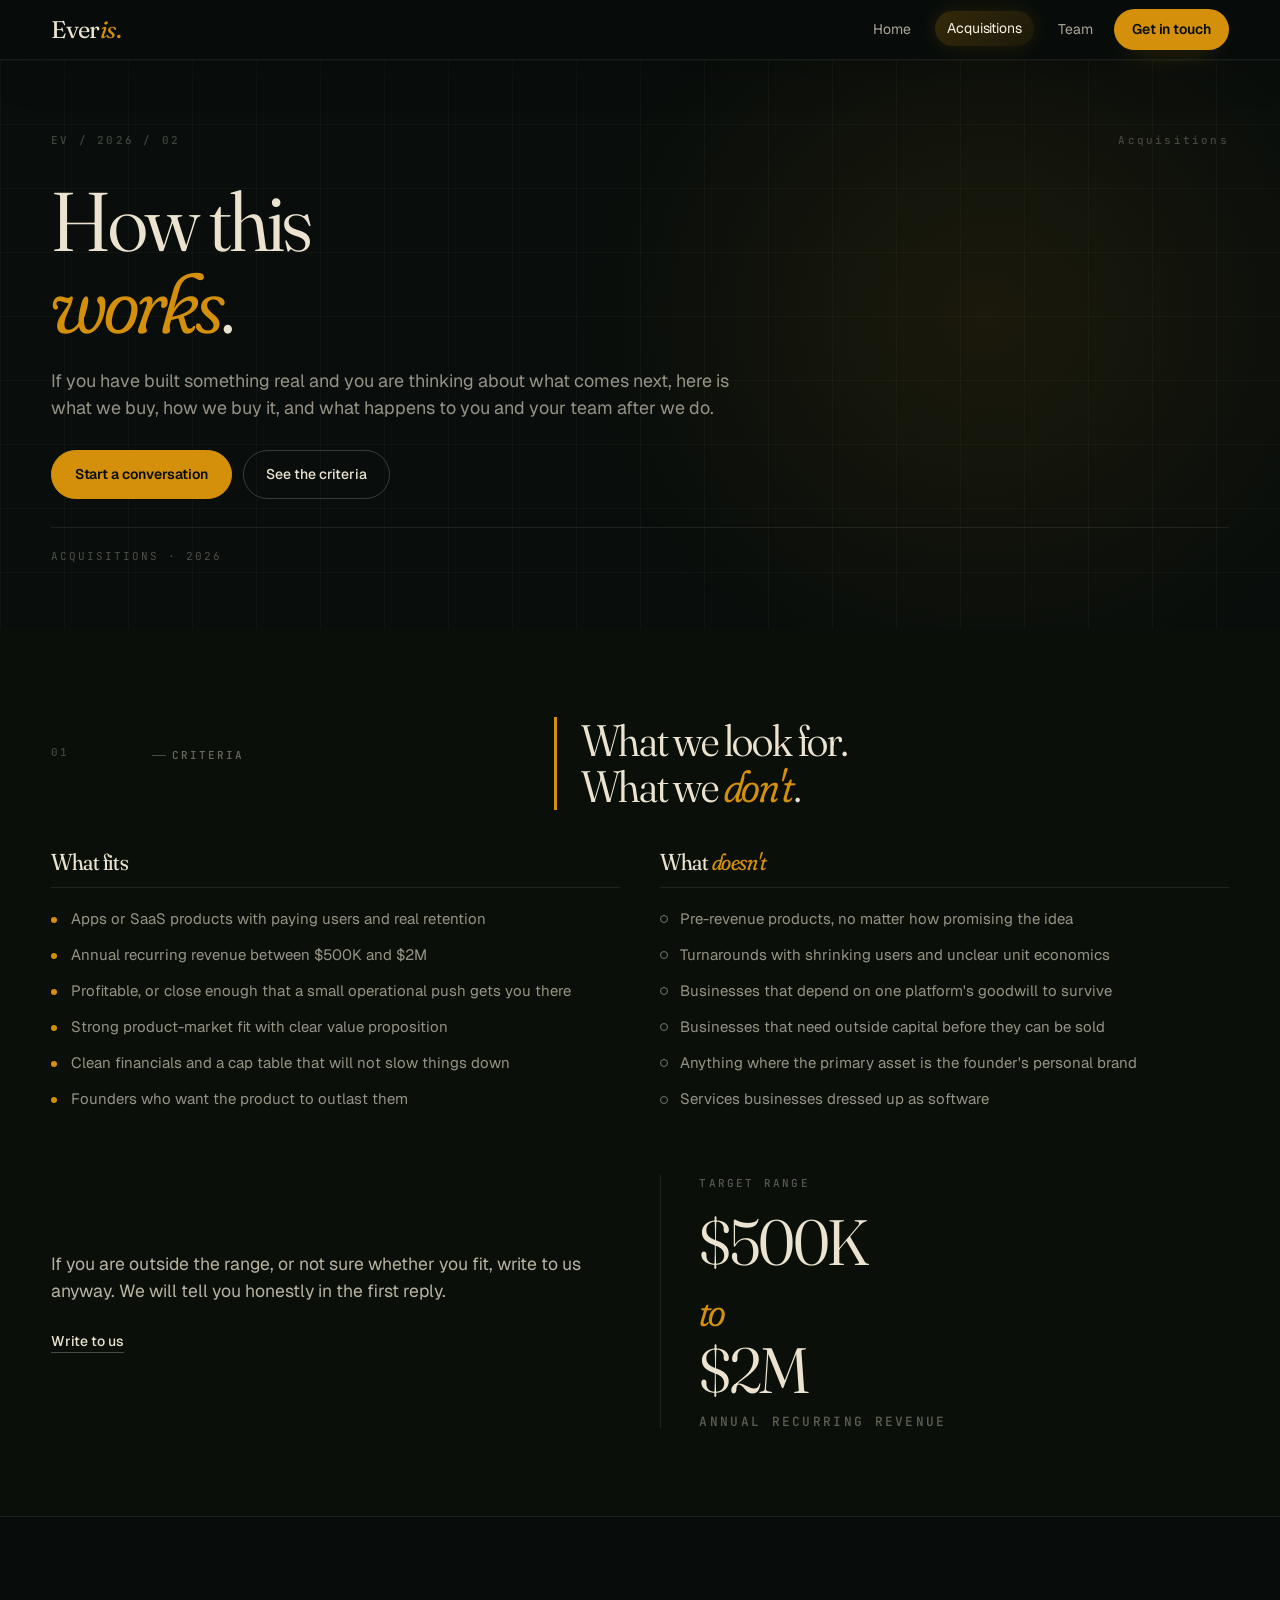
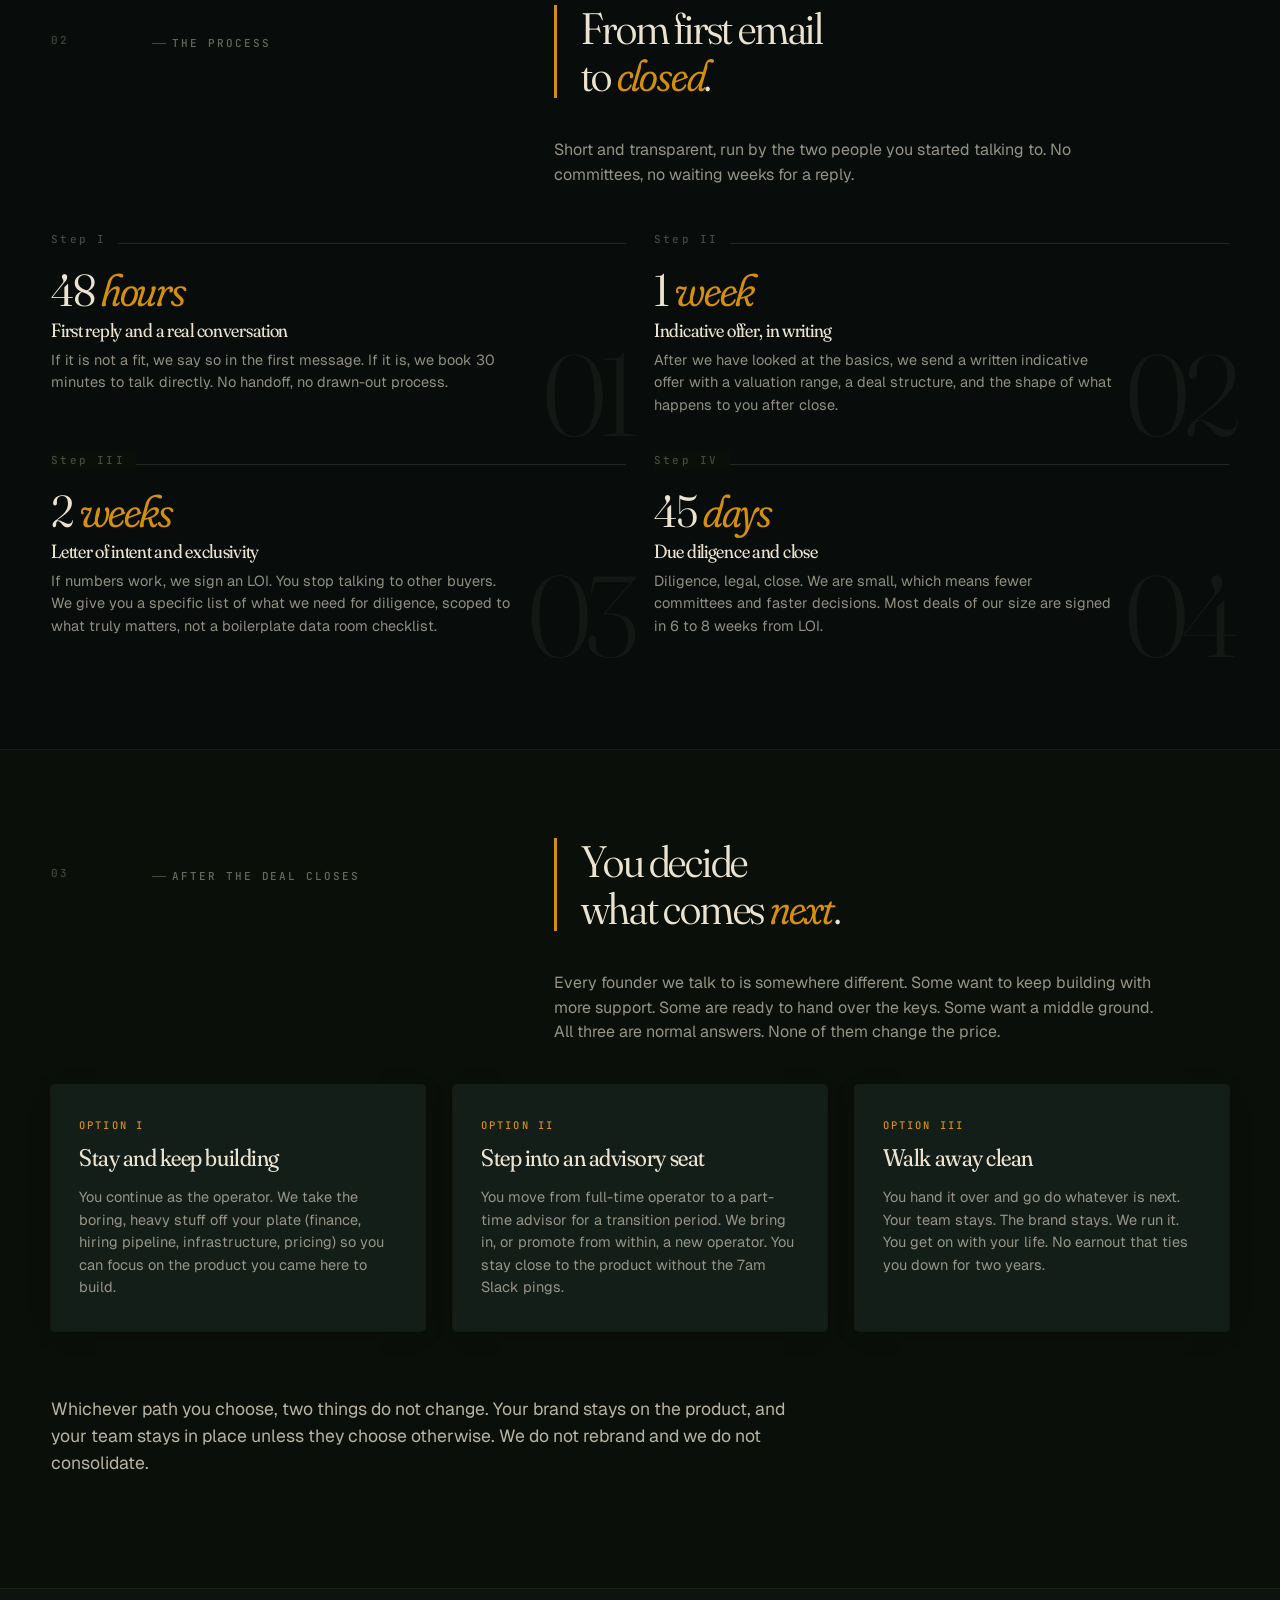
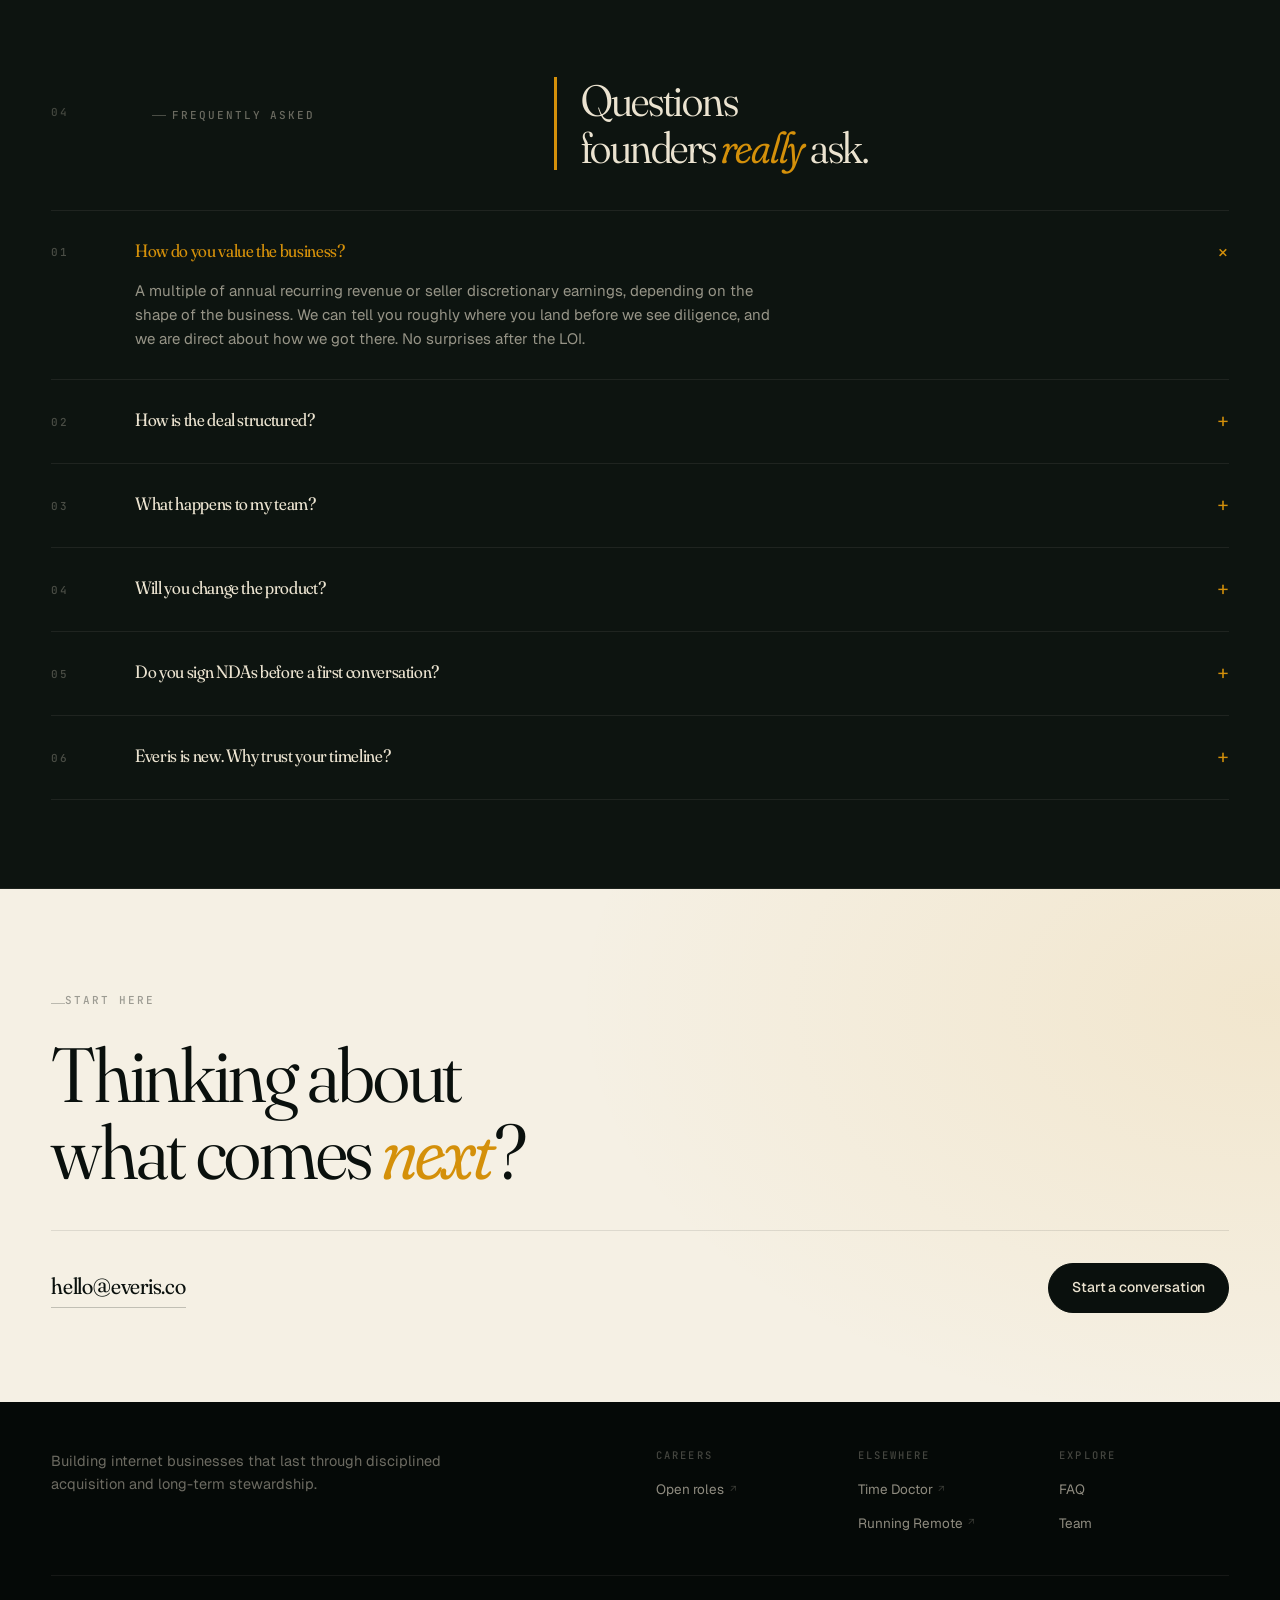
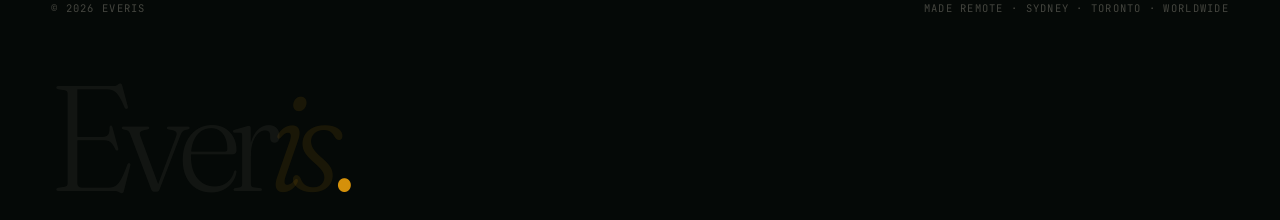
<file: acquisitions.html>
<!DOCTYPE html>
<html lang="en">
<head>
<meta charset="UTF-8" />
<meta name="viewport" content="width=device-width, initial-scale=1.0" />
<meta name="description" content="How Everis acquires profitable apps and SaaS businesses. Our criteria, our process, and what happens after close." />
<title>Acquisitions. Everis.</title>
<link rel="preconnect" href="https://fonts.googleapis.com" />
<link rel="preconnect" href="https://fonts.gstatic.com" crossorigin />
<link href="https://fonts.googleapis.com/css2?family=Fraunces:ital,opsz,wght,SOFT@0,9..144,300..700,0..100;1,9..144,300..700,0..100&family=Geist:wght@300;400;500;600&family=JetBrains+Mono:wght@400;500&display=swap" rel="stylesheet" />
<style>
/* =======================================================
   EVERIS - SHARED STYLES
   Forest + bone + brass, editorial, restrained
   ======================================================= */

:root {
  /* Palette */
  --bone: #EFE9DB;
  --bone-warm: #E5DBBF;
  --bone-deep: #DCD1B1;
  --forest: #1E2E25;
  --forest-soft: #2A3D32;
  --forest-deep: #14201A;
  --ink: #0F1814;
  --ink-soft: #2E3D35;
  --ink-muted: #5F6D64;
  --brass: #ce6a02;
  --brass-bright: #ce6a02;
  --brass-soft: #ce6a02;
  --sage: #7B8D7F;
  --rule: #CFC3A7;
  --rule-soft: #DFD5B9;

  /* Type */
  --font-serif: 'Fraunces', 'Iowan Old Style', Georgia, serif;
  --font-sans: 'Geist', -apple-system, BlinkMacSystemFont, sans-serif;
  --font-mono: 'JetBrains Mono', 'IBM Plex Mono', Menlo, monospace;

  /* Layout */
  --container: 1360px;
  --gutter: clamp(1.5rem, 4vw, 4rem);
  --section-y: clamp(3.5rem, 7vw, 5.5rem);
  --nav-h: 60px;
}

/* Reset */
*, *::before, *::after { box-sizing: border-box; margin: 0; padding: 0; }

html {
  scroll-behavior: smooth;
  -webkit-font-smoothing: antialiased;
  -moz-osx-font-smoothing: grayscale;
  text-rendering: optimizeLegibility;
  scroll-padding-top: calc(var(--nav-h) + 1rem);
}

body {
  background: var(--bone);
  color: var(--ink);
  font-family: var(--font-sans);
  font-size: 16px;
  line-height: 1.55;
  font-weight: 400;
  position: relative;
  min-height: 100vh;
  overflow-x: hidden;
}

/* Paper grain overlay */
body::before {
  content: '';
  position: fixed;
  inset: 0;
  background-image: url("data:image/svg+xml;utf8,<svg xmlns='http://www.w3.org/2000/svg' width='240' height='240'><filter id='n'><feTurbulence type='fractalNoise' baseFrequency='0.9' numOctaves='2' stitchTiles='stitch'/><feColorMatrix values='0 0 0 0 0.08 0 0 0 0 0.1 0 0 0 0 0.08 0 0 0 0.5 0'/></filter><rect width='100%25' height='100%25' filter='url(%23n)'/></svg>");
  opacity: 0.055;
  mix-blend-mode: multiply;
  pointer-events: none;
  z-index: 1;
}

main, nav, footer { position: relative; z-index: 2; }

a { color: inherit; text-decoration: none; }
::selection { background: var(--brass); color: var(--bone); }

:focus-visible {
  outline: 2px solid var(--brass);
  outline-offset: 3px;
  border-radius: 2px;
}

img { display: block; max-width: 100%; height: auto; }

button { font: inherit; cursor: pointer; }

/* =======================================================
   TYPOGRAPHY
   ======================================================= */

h1, h2, h3, h4 {
  font-family: var(--font-serif);
  font-weight: 400;
  font-variation-settings: 'SOFT' 40, 'opsz' 144;
  letter-spacing: -0.025em;
  line-height: 1.03;
  color: var(--ink);
}

em, .italic {
  font-style: italic;
  font-variation-settings: 'SOFT' 100, 'opsz' 144;
}

.accent, h1 em, h2 em, h3 em {
  color: var(--brass);
}

.label {
  font-family: var(--font-mono);
  font-size: 11px;
  font-weight: 500;
  letter-spacing: 0.18em;
  text-transform: uppercase;
  color: var(--ink-muted);
}

.edition-num {
  font-family: var(--font-mono);
  font-size: 11px;
  letter-spacing: 0.2em;
  color: var(--ink-muted);
  font-weight: 500;
}

/* =======================================================
   LAYOUT PRIMITIVES
   ======================================================= */

.container {
  max-width: var(--container);
  margin: 0 auto;
  padding: 0 var(--gutter);
  position: relative;
}

.grid-12 {
  display: grid;
  grid-template-columns: repeat(12, 1fr);
  gap: 1.5rem 1.75rem;
}

/* =======================================================
   SCROLL PROGRESS (top of page)
   ======================================================= */

.scroll-progress {
  position: fixed;
  top: 0;
  left: 0;
  height: 2px;
  background: var(--brass);
  width: 0%;
  z-index: 100;
  transition: width 0.1s linear;
  pointer-events: none;
}

/* =======================================================
   NAV
   ======================================================= */

nav.top {
  position: sticky;
  top: 0;
  z-index: 50;
  height: var(--nav-h);
  background: rgba(8,13,11,0.84) !important;
  backdrop-filter: blur(24px);
  -webkit-backdrop-filter: blur(24px);
  border-top: 1px solid rgba(212,144,10,0.72);
  border-bottom: 1px solid rgba(235,227,208,0.08);
  box-shadow: 0 16px 60px -12px rgba(0,0,0,0.58);
}

nav.top.scrolled {
  background: rgba(8,13,11,0.96) !important;
  box-shadow: 0 2px 0 rgba(212,144,10,0.82), 0 20px 60px -12px rgba(0,0,0,0.72);
}

nav.top .container {
  height: 100%;
  display: flex;
  align-items: center;
  justify-content: space-between;
  gap: 1.25rem;
}

.wordmark {
  font-family: var(--font-serif);
  font-weight: 400;
  font-variation-settings: 'SOFT' 40, 'opsz' 144;
  font-size: 1.5rem;
  letter-spacing: -0.025em;
  color: #EBE3D0;
  line-height: 1;
  display: inline-flex;
  align-items: baseline;
  flex: 0 0 auto;
  min-width: 5.35rem;
  white-space: nowrap;
  transition: none !important;
  animation: none !important;
  transform: none !important;
}
.wordmark em {
  font-style: italic;
  font-family: inherit;
  font-variation-settings: 'SOFT' 100, 'opsz' 144;
  color: #D4900A;
  font-weight: 400;
  transition: none !important;
  animation: none !important;
  transform: none !important;
}
.wordmark-period {
  font-family: inherit;
  color: #D4900A;
  transition: none !important;
  animation: none !important;
  transform: none !important;
}

.nav-links {
  display: flex;
  gap: 0.35rem;
  align-items: center;
  list-style: none;
  margin: 0;
  padding: 0;
}

.nav-links a {
  font-size: 13.5px;
  color: rgba(235,227,208,0.68);
  position: relative;
  display: inline-flex;
  align-items: center;
  justify-content: center;
  min-height: 2.35rem;
  padding: 0.55rem 0.95rem;
  border-radius: 999px;
  font-weight: 500;
  letter-spacing: 0.01em;
  transition: color 0.22s ease, transform 0.22s ease;
  overflow: hidden;
  z-index: 0;
}

.nav-links a::after {
  content: '';
  position: absolute;
  inset: 0;
  border-radius: inherit;
  background: rgba(212,144,10,0.16);
  box-shadow: inset 0 0 0 1px rgba(212,144,10,0.22);
  opacity: 0;
  transform: scale(0.92);
  transition: opacity 0.22s ease, transform 0.22s ease, background 0.22s ease, box-shadow 0.22s ease;
  z-index: -1;
}

.nav-links a:hover,
.nav-links a.active { color: #EBE3D0; }
.nav-links a:hover,
.nav-links a.active { transform: translateY(-1px); }
.nav-links a:hover::after,
.nav-links a.active::after { opacity: 1; transform: scale(1); }

/* Primary CTA button in nav - bright gold with dark text, unmissable */
.nav-cta {
  padding: 0.7rem 1.2rem !important;
  min-height: 2.55rem;
  font-size: 13px;
  background: #D4900A;
  color: #080D0B;
  border-radius: 999px;
  display: inline-flex;
  align-items: center;
  justify-content: center;
  gap: 0.4rem;
  font-weight: 600;
  letter-spacing: -0.005em;
  border: 1px solid rgba(212,144,10,0.92);
  transition: background 0.22s ease, color 0.22s ease, transform 0.22s ease, box-shadow 0.22s ease;
  box-shadow: 0 10px 24px -16px rgba(212,144,10,0.72);
}
.nav-cta::after { display: none !important; }
.nav-cta:hover,
.nav-cta.active {
  background: #E7A317;
  color: #080D0B;
  transform: translateY(-1px);
  box-shadow: 0 16px 30px -18px rgba(212,144,10,0.85);
}

.nav-toggle {
  display: none;
  background: rgba(235,227,208,0.02);
  border: 1px solid rgba(235,227,208,0.18);
  color: #EBE3D0;
  border-radius: 999px;
  padding: 0.52rem 0.88rem;
  font-family: var(--font-mono);
  font-size: 11px;
  letter-spacing: 0.12em;
  text-transform: uppercase;
  transition: background 0.22s ease, border-color 0.22s ease, color 0.22s ease;
}
.nav-toggle:hover {
  background: rgba(235,227,208,0.08);
  border-color: rgba(235,227,208,0.28);
  color: #FFFFFF;
}

/* =======================================================
   BUTTONS
   ======================================================= */

.btn {
  display: inline-flex;
  align-items: center;
  gap: 0.55rem;
  padding: 0.8rem 1.4rem;
  font-family: var(--font-sans);
  font-size: 14px;
  font-weight: 500;
  letter-spacing: -0.005em;
  border-radius: 100px;
  cursor: pointer;
  transition: background 0.25s ease, color 0.25s ease, border-color 0.25s ease, transform 0.25s ease;
  border: 1px solid transparent;
  text-decoration: none;
  white-space: nowrap;
}


.btn-primary {
  background: var(--forest);
  color: var(--bone);
  border-color: var(--forest);
}
.btn-primary:hover {
  background: var(--brass);
  color: var(--forest-deep);
  border-color: var(--brass);
  transform: translateY(-1px);
}

.btn-ghost {
  background: transparent;
  color: var(--ink);
  border-color: var(--ink);
}
.btn-ghost:hover {
  background: var(--ink);
  color: var(--bone);
}

.btn-brass {
  background: var(--brass);
  color: var(--forest-deep);
  border-color: var(--brass);
  font-weight: 600;
}
.btn-brass:hover {
  background: var(--brass-bright);
  border-color: var(--brass-bright);
  color: var(--forest-deep);
  transform: translateY(-1px);
}

/* On dark backgrounds */
.btn-light {
  background: var(--bone);
  color: var(--forest);
  border-color: var(--bone);
}
.btn-light:hover {
  background: var(--brass);
  color: var(--forest-deep);
  border-color: var(--brass);
}

/* =======================================================
   TEXT LINK
   ======================================================= */

.txt-link {
  display: inline-flex;
  align-items: center;
  gap: 0.5rem;
  font-size: 14px;
  color: var(--ink);
  border-bottom: 1px solid var(--ink);
  padding-bottom: 2px;
  transition: color 0.2s ease, border-color 0.2s ease, gap 0.2s ease;
  font-weight: 500;
  font-family: var(--font-sans);
  line-height: 1.3;
  text-decoration: none;
}
.txt-link:hover {
  color: var(--brass);
  border-color: var(--brass);
  gap: 0.7rem;
}

/* =======================================================
   REVEAL ANIMATIONS
   ======================================================= */

.reveal {
  opacity: 0;
  transform: translateY(16px);
  transition: opacity 0.9s cubic-bezier(0.22, 0.8, 0.3, 1),
              transform 0.9s cubic-bezier(0.22, 0.8, 0.3, 1);
}
.reveal.in-view {
  opacity: 1;
  transform: translateY(0);
}

@media (prefers-reduced-motion: reduce) {
  *, *::before, *::after {
    animation: none !important;
    transition: none !important;
  }
  .reveal { opacity: 1; transform: none; }
}

/* =======================================================
   HERO (homepage, acquisitions, contact)
   ======================================================= */

.hero {
  padding: clamp(2.5rem, 6vw, 4.5rem) 0 clamp(2.5rem, 5vw, 4rem);
  position: relative;
}

.hero-meta {
  display: flex;
  justify-content: space-between;
  margin-bottom: 2rem;
  align-items: baseline;
  gap: 1rem;
}

.hero-headline {
  font-family: var(--font-serif);
  font-variation-settings: 'SOFT' 30, 'opsz' 144;
  font-weight: 350;
  font-size: clamp(2.5rem, 6.5vw, 6rem);
  line-height: 0.98;
  letter-spacing: -0.035em;
  margin-bottom: 1.5rem;
  color: var(--ink);
  max-width: 16ch;
}

.hero-headline em {
  color: var(--brass);
}

.hero-sub {
  font-size: clamp(1.05rem, 1.4vw, 1.2rem);
  line-height: 1.5;
  color: var(--ink-soft);
  margin-bottom: 1.75rem;
  font-weight: 400;
  max-width: 58ch;
}

.hero-ctas {
  display: flex;
  gap: 0.7rem;
  flex-wrap: wrap;
  margin-bottom: 1.75rem;
}

.hero-signature {
  margin-top: 1.5rem;
  padding-top: 1.25rem;
  border-top: 1px solid var(--rule);
  display: flex;
  justify-content: space-between;
  align-items: baseline;
  flex-wrap: wrap;
  gap: 1rem;
}

.hero-signature .credit {
  font-size: 13.5px;
  color: var(--ink-soft);
  font-weight: 400;
}
.hero-signature .credit strong {
  color: var(--ink);
  font-weight: 500;
}

.hero-signature .meta {
  font-family: var(--font-mono);
  font-size: 11px;
  letter-spacing: 0.18em;
  text-transform: uppercase;
  color: var(--ink-muted);
}

/* =======================================================
   SECTION BASE
   ======================================================= */

section.page {
  padding: var(--section-y) 0;
  border-bottom: 1px solid var(--rule-soft);
  position: relative;
}

.page-header {
  display: grid;
  grid-template-columns: repeat(12, 1fr);
  gap: 1.5rem 1.75rem;
  margin-bottom: 2.5rem;
  align-items: baseline;
}

.page-header .edition-num { grid-column: 1 / 2; }
.page-header .label { grid-column: 2 / 6; align-self: baseline; }
.page-title {
  grid-column: 6 / 13;
  font-family: var(--font-serif);
  font-variation-settings: 'SOFT' 40, 'opsz' 144;
  font-size: clamp(1.75rem, 3.5vw, 2.75rem);
  font-weight: 350;
  line-height: 1.05;
  letter-spacing: -0.028em;
}

/* =======================================================
   WHAT WE DO (simple prose block)
   ======================================================= */

.what-do-body {
  display: grid;
  grid-template-columns: repeat(12, 1fr);
  gap: 1.5rem 1.75rem;
}

.what-do-lead {
  grid-column: 6 / 13;
  font-size: clamp(1.05rem, 1.4vw, 1.2rem);
  line-height: 1.5;
  color: var(--ink-soft);
  font-weight: 400;
}

.what-do-lead .emphasis {
  color: var(--ink);
  font-weight: 500;
}

/* =======================================================
   WHY FOUNDERS CHOOSE US - claim grid
   ======================================================= */

.why-founders { background: var(--bone-warm); }

.why-lead {
  display: grid;
  grid-template-columns: repeat(12, 1fr);
  gap: 1.5rem 1.75rem;
  margin-top: 1.5rem;
}
.why-lead p {
  grid-column: 6 / 13;
  font-size: clamp(1rem, 1.25vw, 1.1rem);
  color: var(--ink-soft);
  line-height: 1.55;
  max-width: 55ch;
}

.claim-grid {
  display: grid;
  grid-template-columns: repeat(12, 1fr);
  gap: 1.5rem 1.75rem;
  margin-top: 3.5rem;
}

.claim {
  grid-column: span 4;
  display: flex;
  flex-direction: column;
  padding-top: 1.75rem;
  border-top: 1px solid var(--ink);
  position: relative;
}

.claim::before {
  content: attr(data-index);
  position: absolute;
  top: -13px;
  left: 0;
  background: var(--bone-warm);
  padding-right: 0.7rem;
  font-family: var(--font-mono);
  font-size: 11px;
  letter-spacing: 0.2em;
  color: var(--ink-muted);
  font-weight: 500;
}

.claim-number {
  font-family: var(--font-serif);
  font-variation-settings: 'SOFT' 30, 'opsz' 144;
  font-weight: 350;
  font-size: clamp(2.75rem, 5vw, 4.25rem);
  line-height: 1;
  letter-spacing: -0.04em;
  color: var(--ink);
  margin-bottom: 0.1rem;
}
.claim-number .unit {
  font-size: 0.26em;
  font-family: var(--font-mono);
  letter-spacing: 0.15em;
  text-transform: uppercase;
  color: var(--ink-muted);
  display: inline-block;
  transform: translateY(-1.4em);
  margin-left: 0.5rem;
  font-weight: 500;
}

.claim-phrase {
  font-family: var(--font-serif);
  font-variation-settings: 'SOFT' 70, 'opsz' 144;
  font-size: clamp(1.2rem, 1.6vw, 1.45rem);
  font-weight: 400;
  line-height: 1.15;
  letter-spacing: -0.02em;
  color: var(--ink);
  margin-bottom: 1rem;
  margin-top: 0.4rem;
}

.claim-body {
  font-size: 14.5px;
  line-height: 1.55;
  color: var(--ink-soft);
  max-width: 34ch;
}

/* =======================================================
   WHAT WE LOOK FOR - teaser with number block
   ======================================================= */

.criteria-grid {
  display: grid;
  grid-template-columns: repeat(12, 1fr);
  gap: 1.5rem 2.5rem;
  align-items: center;
}

.criteria-body {
  grid-column: 1 / 7;
}
.criteria-body p {
  font-size: clamp(1.05rem, 1.3vw, 1.15rem);
  line-height: 1.55;
  color: var(--ink-soft);
  margin-bottom: 1.5rem;
  max-width: 48ch;
}

.criteria-visual {
  grid-column: 7 / 13;
  padding-left: clamp(0rem, 3vw, 2.5rem);
  border-left: 1px solid var(--rule);
  display: flex;
  flex-direction: column;
  align-items: flex-start;
}

.criteria-visual .range-label {
  font-family: var(--font-mono);
  font-size: 11px;
  letter-spacing: 0.2em;
  color: var(--ink-muted);
  text-transform: uppercase;
  margin-bottom: 1.25rem;
  font-weight: 500;
}

.criteria-number {
  font-family: var(--font-serif);
  font-variation-settings: 'SOFT' 30, 'opsz' 144;
  font-weight: 350;
  font-size: clamp(2.5rem, 5.5vw, 4rem);
  line-height: 0.95;
  letter-spacing: -0.04em;
  color: var(--ink);
}
.criteria-number .row { display: block; }
.criteria-number .to {
  color: var(--brass);
  font-style: italic;
  font-variation-settings: 'SOFT' 100, 'opsz' 144;
  font-size: 0.65em;
  display: inline-block;
  margin: 0.2em 0.5rem 0.2em 0;
}

.criteria-number .unit {
  font-family: var(--font-mono);
  font-size: 0.2em;
  text-transform: uppercase;
  letter-spacing: 0.18em;
  color: var(--ink-muted);
  display: block;
  margin-top: 1rem;
  font-weight: 500;
}

/* =======================================================
   FOUNDERS SECTION - with duotone photos
   ======================================================= */

.founders { background: var(--bone); border-bottom: 1px solid var(--rule-soft); }

.founders-intro {
  display: grid;
  grid-template-columns: repeat(12, 1fr);
  gap: 1.5rem 1.75rem;
  margin-top: 1rem;
  margin-bottom: 3rem;
}

.founders-intro p {
  grid-column: 6 / 13;
  font-size: clamp(1rem, 1.25vw, 1.1rem);
  color: var(--ink-soft);
  line-height: 1.55;
  max-width: 52ch;
}

.founders-grid {
  display: grid;
  grid-template-columns: repeat(12, 1fr);
  gap: 3rem 2rem;
}

.founder-card {
  grid-column: span 6;
  display: grid;
  grid-template-columns: 1fr 1.6fr;
  gap: 1.5rem;
  align-items: start;
}

.founder-photo {
  position: relative;
  overflow: hidden;
  border-radius: 6px;
  aspect-ratio: 4 / 5;
  background: var(--forest);
  cursor: default;
}

.founder-photo img {
  width: 100%;
  height: 100%;
  object-fit: cover;
  display: block;
  /* Medium sepia until hover */
  filter: sepia(0.5);
  transition: filter 0.7s cubic-bezier(0.22, 0.8, 0.3, 1),
              transform 0.8s cubic-bezier(0.22, 0.8, 0.3, 1);
}

.founder-photo::after {
  content: '';
  position: absolute;
  inset: 0;
  background: linear-gradient(180deg, rgba(154, 122, 42, 0.08), rgba(30, 46, 37, 0.22));
  mix-blend-mode: multiply;
  pointer-events: none;
  transition: opacity 0.7s ease;
  z-index: 2;
}

.founder-card:hover .founder-photo img {
  filter: none;
  transform: scale(1.025);
}
.founder-card:hover .founder-photo::after {
  opacity: 0;
}

.founder-info {
  display: flex;
  flex-direction: column;
  gap: 0.65rem;
  padding-top: 0.25rem;
}

.founder-name {
  font-family: var(--font-serif);
  font-variation-settings: 'SOFT' 70, 'opsz' 144;
  font-size: clamp(1.4rem, 1.9vw, 1.7rem);
  font-weight: 400;
  letter-spacing: -0.02em;
  line-height: 1.1;
  color: var(--ink);
  margin-bottom: 0.1rem;
}

.founder-role {
  font-family: var(--font-mono);
  font-size: 10.5px;
  letter-spacing: 0.2em;
  color: var(--brass);
  text-transform: uppercase;
  font-weight: 500;
  margin-bottom: 0.25rem;
}

.founder-credit {
  font-size: 14.5px;
  line-height: 1.6;
  color: var(--ink-soft);
  font-weight: 400;
}

.founder-credit em {
  font-style: italic;
  color: var(--ink);
}

.founder-location {
  margin-top: 0.35rem;
  font-family: var(--font-mono);
  font-size: 10.5px;
  letter-spacing: 0.18em;
  text-transform: uppercase;
  color: var(--ink-muted);
  font-weight: 500;
}

/* =======================================================
   FINAL CTA (dark forest section)
   ======================================================= */

.final-cta {
  padding: clamp(4.5rem, 8vw, 7rem) 0 clamp(4rem, 7vw, 6rem);
  background: var(--forest);
  color: var(--bone);
  border-bottom: none;
  position: relative;
  overflow: hidden;
}

.final-cta::after {
  content: '';
  position: absolute;
  right: -15%;
  top: -20%;
  width: 80%;
  height: 140%;
  background: radial-gradient(ellipse at center, rgba(154, 122, 42, 0.18) 0%, transparent 60%);
  pointer-events: none;
}

.final-cta .container {
  position: relative;
  z-index: 2;
}

.final-cta .label {
  color: rgba(239, 233, 219, 0.55);
  margin-bottom: 1.75rem;
  display: block;
}

.final-cta-headline {
  font-family: var(--font-serif);
  font-variation-settings: 'SOFT' 30, 'opsz' 144;
  font-weight: 350;
  font-size: clamp(2.5rem, 6vw, 5rem);
  line-height: 1;
  letter-spacing: -0.03em;
  color: var(--bone);
  max-width: 14ch;
  margin-bottom: 2.5rem;
}

.final-cta-headline em {
  color: var(--brass-soft);
}

.final-cta-actions {
  padding-top: 2rem;
  border-top: 1px solid rgba(239, 233, 219, 0.18);
  display: flex;
  flex-wrap: wrap;
  gap: 1.5rem 2rem;
  align-items: center;
  justify-content: space-between;
}

.final-cta-email {
  font-family: var(--font-serif);
  font-variation-settings: 'SOFT' 60, 'opsz' 144;
  font-size: clamp(1.15rem, 1.8vw, 1.55rem);
  font-weight: 400;
  color: var(--bone);
  border-bottom: 1px solid rgba(239, 233, 219, 0.35);
  padding-bottom: 3px;
  transition: color 0.25s ease, border-color 0.25s ease;
  letter-spacing: -0.01em;
}
.final-cta-email:hover {
  color: var(--brass-soft);
  border-color: var(--brass-soft);
}

/* =======================================================
   FOOTER
   ======================================================= */

footer {
  background: var(--forest-deep);
  color: var(--bone);
  padding: 3rem 0 0;
  position: relative;
  overflow: hidden;
}

.footer-top {
  display: grid;
  grid-template-columns: repeat(12, 1fr);
  gap: 1.5rem 2rem;
  padding-bottom: 2.5rem;
  border-bottom: 1px solid rgba(239, 233, 219, 0.12);
}

.footer-about {
  grid-column: 1 / 6;
  font-size: 14.5px;
  line-height: 1.55;
  color: rgba(239, 233, 219, 0.65);
  max-width: 42ch;
}

.footer-links {
  grid-column: 7 / 13;
  display: grid;
  grid-template-columns: repeat(3, minmax(0, 1fr));
  gap: 2rem;
}

.footer-col h4 {
  font-family: var(--font-mono);
  font-size: 10.5px;
  letter-spacing: 0.2em;
  text-transform: uppercase;
  color: rgba(239, 233, 219, 0.5);
  font-weight: 500;
  margin-bottom: 1rem;
}

.footer-col ul {
  list-style: none;
  display: flex;
  flex-direction: column;
  gap: 0.55rem;
}

.footer-col a {
  color: var(--bone);
  font-size: 13.5px;
  transition: color 0.2s ease;
  display: inline-flex;
  align-items: center;
  gap: 0.35rem;
}
.footer-col a:hover { color: var(--brass-soft); }
.footer-col a .ext {
  font-size: 10px;
  color: rgba(239, 233, 219, 0.4);
  transition: color 0.2s ease;
}
.footer-col a:hover .ext { color: var(--brass-soft); }

.footer-bottom {
  padding: 1.5rem 0 2rem;
  display: flex;
  justify-content: space-between;
  align-items: center;
  font-family: var(--font-mono);
  font-size: 10.5px;
  letter-spacing: 0.12em;
  color: rgba(239, 233, 219, 0.45);
  text-transform: uppercase;
  gap: 1rem;
  flex-wrap: wrap;
}

/* Giant wordmark, aligned to container gutter */
.wordmark-giant-wrap {
  max-width: var(--container);
  margin: 0 auto;
  padding: 1.5rem var(--gutter) 1.25rem;
  overflow: hidden;
}

.wordmark-giant {
  font-family: var(--font-serif);
  font-variation-settings: 'SOFT' 50, 'opsz' 144;
  font-weight: 300;
  font-size: clamp(5rem, 22vw, 22rem);
  line-height: 0.85;
  letter-spacing: -0.05em;
  color: var(--bone);
  display: block;
  text-align: left;
  white-space: nowrap;
}

.wordmark-giant em {
  font-style: italic;
  color: var(--brass);
  font-variation-settings: 'SOFT' 100, 'opsz' 144;
}

/* =======================================================
   RESPONSIVE
   ======================================================= */

@media (max-width: 880px) {
  body { font-size: 15.5px; }

  nav.top { height: 56px; }

  .nav-links { display: none; }
  .nav-links.open {
    display: flex;
    position: absolute;
    top: 56px;
    right: var(--gutter);
    left: var(--gutter);
    background: rgba(8,13,11,0.98);
    flex-direction: column;
    gap: 0.35rem;
    padding: 0.85rem;
    border: 1px solid rgba(235,227,208,0.1);
    border-radius: 20px;
    box-shadow: 0 24px 60px -24px rgba(0,0,0,0.75);
    align-items: stretch;
  }
  .nav-links.open a {
    padding: 0.85rem 1rem;
    font-size: 15px;
    width: 100%;
    justify-content: flex-start;
    border-bottom: none;
    transform: none;
  }
  .nav-links.open .nav-cta { justify-content: center; margin-top: 0.25rem; }
  .nav-toggle { display: block; }

  .page-header { margin-bottom: 2rem; }
  .page-header .edition-num { grid-column: 1 / 13; }
  .page-header .label { grid-column: 1 / 13; margin-top: 0.25rem; }
  .page-title { grid-column: 1 / 13; margin-top: 0.75rem; }

  .what-do-lead { grid-column: 1 / 13; }

  .why-lead p { grid-column: 1 / 13; }

  .claim-grid { grid-template-columns: 1fr; gap: 2.5rem; margin-top: 2.5rem; }
  .claim { grid-column: 1 / -1; }
  .claim-body { max-width: none; }

  .criteria-grid { grid-template-columns: 1fr; gap: 2rem; }
  .criteria-body, .criteria-visual { grid-column: 1 / -1; }
  .criteria-visual {
    padding-left: 0;
    border-left: none;
    padding-top: 1.5rem;
    border-top: 1px solid var(--rule);
  }

  .founders-intro p { grid-column: 1 / 13; }
  .founders-grid { grid-template-columns: 1fr; gap: 2.5rem; }
  .founder-card { grid-column: 1 / -1; grid-template-columns: 1fr 1.5fr; gap: 1.25rem; }

  .final-cta-actions { flex-direction: column; align-items: flex-start; gap: 1.25rem; }

  .footer-top { grid-template-columns: 1fr; gap: 2rem; }
  .footer-about, .footer-links { grid-column: 1 / -1; }
  .footer-links { grid-template-columns: repeat(3, minmax(0, 1fr)); gap: 1.5rem; }

  .hero-signature { flex-direction: column; align-items: flex-start; gap: 0.5rem; }
}

@media (max-width: 560px) {
  .footer-links { grid-template-columns: 1fr 1fr; }
  .footer-bottom { flex-direction: column; align-items: flex-start; gap: 0.5rem; }
  .founder-card { grid-template-columns: 1fr; gap: 1rem; }
  .founder-photo { max-width: 220px; }
  .hero-meta { flex-direction: column; align-items: flex-start; gap: 0.4rem; }
}

/* =======================================================
   ACQUISITIONS PAGE specifics
   ======================================================= */

.process-list {
  display: grid;
  grid-template-columns: repeat(12, 1fr);
  gap: 1.5rem 1.75rem;
}

.process-step {
  grid-column: span 6;
  border-top: 1px solid var(--ink);
  padding-top: 1.5rem;
  padding-bottom: 1.5rem;
  position: relative;
}

.process-step::before {
  content: attr(data-step);
  position: absolute;
  top: -13px;
  left: 0;
  background: var(--bone);
  padding-right: 0.7rem;
  font-family: var(--font-mono);
  font-size: 11px;
  letter-spacing: 0.2em;
  color: var(--ink-muted);
  font-weight: 500;
}

.process-step.alt::before {
  background: var(--bone-warm);
}

.process-duration {
  font-family: var(--font-serif);
  font-variation-settings: 'SOFT' 30, 'opsz' 144;
  font-size: clamp(2rem, 3.5vw, 2.8rem);
  font-weight: 350;
  letter-spacing: -0.03em;
  line-height: 1;
  color: var(--ink);
  margin-bottom: 0.5rem;
}
.process-duration em {
  color: var(--brass);
  font-style: italic;
}

.process-title {
  font-family: var(--font-serif);
  font-variation-settings: 'SOFT' 70, 'opsz' 144;
  font-size: clamp(1.15rem, 1.5vw, 1.35rem);
  font-weight: 400;
  letter-spacing: -0.015em;
  margin-bottom: 0.5rem;
}

.process-body {
  font-size: 14.5px;
  line-height: 1.55;
  color: var(--ink-soft);
  max-width: 46ch;
}

.criteria-section {
  background: var(--bone-warm);
}

.criteria-detailed {
  display: grid;
  grid-template-columns: repeat(12, 1fr);
  gap: 2rem 2.5rem;
}

.criteria-col {
  grid-column: span 6;
}

.criteria-col h3 {
  font-family: var(--font-serif);
  font-variation-settings: 'SOFT' 60, 'opsz' 144;
  font-size: clamp(1.35rem, 1.8vw, 1.6rem);
  font-weight: 400;
  letter-spacing: -0.02em;
  margin-bottom: 1.25rem;
  color: var(--ink);
  padding-bottom: 0.85rem;
  border-bottom: 1px solid var(--ink);
}
.criteria-col h3 em { color: var(--brass); }

.criteria-col ul {
  list-style: none;
  display: flex;
  flex-direction: column;
  gap: 0.85rem;
}

.criteria-col li {
  font-size: 15px;
  line-height: 1.5;
  color: var(--ink-soft);
  padding-left: 1.25rem;
  position: relative;
}

.criteria-col li::before {
  content: '';
  position: absolute;
  left: 0;
  top: 0.55rem;
  width: 6px;
  height: 6px;
  background: var(--brass);
  border-radius: 50%;
}

.criteria-col.no ul li::before {
  background: transparent;
  border: 1px solid var(--ink-muted);
  width: 8px;
  height: 8px;
  top: 0.45rem;
}

/* After-close section */
.after-close {
  background: var(--bone);
}

.after-options {
  display: grid;
  grid-template-columns: repeat(3, 1fr);
  gap: 1.75rem;
  margin-top: 2.5rem;
}

.after-card {
  padding: 2rem 1.75rem;
  background: var(--bone-warm);
  border-radius: 4px;
  display: flex;
  flex-direction: column;
  gap: 0.7rem;
  position: relative;
  overflow: hidden;
  transition: transform 0.3s ease, box-shadow 0.3s ease;
}
.after-card:hover {
  transform: translateY(-3px);
  box-shadow: 0 12px 30px -18px rgba(15, 24, 20, 0.25);
}

.after-roman {
  font-family: var(--font-mono);
  font-size: 10.5px;
  letter-spacing: 0.2em;
  color: var(--brass);
  text-transform: uppercase;
  font-weight: 500;
}

.after-title {
  font-family: var(--font-serif);
  font-variation-settings: 'SOFT' 70, 'opsz' 144;
  font-size: 1.5rem;
  font-weight: 400;
  letter-spacing: -0.02em;
  line-height: 1.1;
  color: var(--ink);
  margin-bottom: 0.25rem;
}

.after-body {
  font-size: 14.5px;
  line-height: 1.55;
  color: var(--ink-soft);
}

/* FAQ */
.faq-section {
  background: var(--bone-warm);
}

.faq-list {
  display: grid;
  grid-template-columns: repeat(12, 1fr);
  gap: 0;
}
.faq-list > * { grid-column: 1 / 13; }

.faq-item {
  border-top: 1px solid var(--rule);
  padding: 1.75rem 0;
  display: grid;
  grid-template-columns: 60px 1fr;
  gap: 1.5rem;
  align-items: start;
  cursor: pointer;
}
.faq-item:last-child { border-bottom: 1px solid var(--rule); }
.faq-item:hover .faq-q { color: var(--brass); }

.faq-num {
  font-family: var(--font-mono);
  font-size: 11px;
  letter-spacing: 0.2em;
  color: var(--ink-muted);
  font-weight: 500;
  padding-top: 0.35rem;
}

.faq-qa {
  display: flex;
  flex-direction: column;
  gap: 0.85rem;
}

.faq-q {
  font-family: var(--font-serif);
  font-variation-settings: 'SOFT' 60, 'opsz' 144;
  font-size: clamp(1.1rem, 1.4vw, 1.3rem);
  font-weight: 400;
  letter-spacing: -0.02em;
  color: var(--ink);
  transition: color 0.2s ease;
  line-height: 1.3;
}

.faq-a {
  font-size: 15px;
  line-height: 1.6;
  color: var(--ink-soft);
  max-width: 65ch;
}

@media (max-width: 880px) {
  .process-step { grid-column: 1 / -1; }
  .criteria-col { grid-column: 1 / -1; }
  .after-options { grid-template-columns: 1fr; gap: 1rem; }
  .faq-item { grid-template-columns: 40px 1fr; gap: 1rem; }
}

/* =======================================================
   CONTACT PAGE specifics
   ======================================================= */

.contact-grid {
  display: grid;
  grid-template-columns: repeat(12, 1fr);
  gap: 2.5rem 3rem;
  margin-top: 1rem;
}

.contact-form {
  grid-column: 1 / 8;
}

.contact-side {
  grid-column: 9 / 13;
  padding-left: 2rem;
  border-left: 1px solid var(--rule);
  display: flex;
  flex-direction: column;
  gap: 2rem;
}

.contact-side-block h4 {
  font-family: var(--font-mono);
  font-size: 10.5px;
  letter-spacing: 0.2em;
  color: var(--ink-muted);
  text-transform: uppercase;
  font-weight: 500;
  margin-bottom: 0.85rem;
}

.contact-side-block p,
.contact-side-block a {
  font-size: 15px;
  line-height: 1.55;
  color: var(--ink-soft);
}
.contact-side-block a {
  color: var(--ink);
  border-bottom: 1px solid var(--rule);
  padding-bottom: 1px;
  transition: color 0.2s ease, border-color 0.2s ease;
  display: inline-block;
}
.contact-side-block a:hover {
  color: var(--brass);
  border-color: var(--brass);
}

.contact-email-prominent {
  font-family: var(--font-serif);
  font-variation-settings: 'SOFT' 60, 'opsz' 144;
  font-size: clamp(1.15rem, 1.5vw, 1.35rem);
  font-weight: 400;
  letter-spacing: -0.01em;
  color: var(--ink) !important;
  border-bottom: 1px solid var(--ink) !important;
  padding-bottom: 2px !important;
  display: inline-block !important;
  margin-top: 0.25rem;
}
.contact-email-prominent:hover {
  color: var(--brass) !important;
  border-color: var(--brass) !important;
}

.form-intro {
  font-family: var(--font-serif);
  font-variation-settings: 'SOFT' 60, 'opsz' 144;
  font-size: clamp(1.05rem, 1.3vw, 1.2rem);
  line-height: 1.45;
  color: var(--ink-soft);
  margin-bottom: 2.5rem;
  max-width: 52ch;
  letter-spacing: -0.005em;
}

.form-intro em {
  color: var(--brass);
  font-variation-settings: 'SOFT' 100, 'opsz' 144;
}

.form-group {
  margin-bottom: 1.75rem;
}

.form-group label {
  display: block;
  font-family: var(--font-mono);
  font-size: 10.5px;
  letter-spacing: 0.18em;
  color: var(--ink-muted);
  text-transform: uppercase;
  font-weight: 500;
  margin-bottom: 0.6rem;
}

.routing-options {
  display: grid;
  grid-template-columns: repeat(3, 1fr);
  gap: 0.65rem;
}

.routing-option {
  position: relative;
}

.routing-option input {
  position: absolute;
  opacity: 0;
  pointer-events: none;
}

.routing-option label {
  display: block;
  padding: 0.9rem 1rem;
  border: 1px solid var(--rule);
  background: var(--bone);
  border-radius: 6px;
  cursor: pointer;
  transition: all 0.25s ease;
  font-family: var(--font-sans);
  font-size: 14px;
  letter-spacing: 0;
  color: var(--ink-soft);
  text-transform: none;
  margin-bottom: 0;
  font-weight: 400;
  line-height: 1.25;
}

.routing-option label .routing-title {
  display: block;
  font-weight: 500;
  color: var(--ink);
  margin-bottom: 0.2rem;
  font-size: 14.5px;
}

.routing-option label .routing-sub {
  display: block;
  font-size: 12.5px;
  color: var(--ink-muted);
  font-weight: 400;
  line-height: 1.35;
}

.routing-option input:checked + label {
  border-color: var(--ink);
  background: var(--ink);
  color: var(--bone);
}
.routing-option input:checked + label .routing-title { color: var(--bone); }
.routing-option input:checked + label .routing-sub { color: rgba(239, 233, 219, 0.65); }

.routing-option label:hover {
  border-color: var(--ink-soft);
  background: var(--bone-warm);
}
.routing-option input:checked + label:hover {
  background: var(--forest-soft);
  border-color: var(--forest-soft);
}

.form-field {
  width: 100%;
  padding: 0.95rem 1rem;
  border: 1px solid var(--rule);
  background: var(--bone);
  border-radius: 6px;
  font-family: var(--font-sans);
  font-size: 15px;
  color: var(--ink);
  transition: border-color 0.2s ease, background 0.2s ease;
  line-height: 1.4;
  font-weight: 400;
}

.form-field::placeholder {
  color: var(--ink-muted);
  font-weight: 400;
}

.form-field:focus {
  outline: none;
  border-color: var(--ink);
  background: #fff;
}

textarea.form-field {
  resize: vertical;
  min-height: 150px;
  font-family: var(--font-sans);
}

.form-row {
  display: grid;
  grid-template-columns: 1fr 1fr;
  gap: 1.25rem;
}

.form-submit {
  margin-top: 0.5rem;
  display: flex;
  align-items: center;
  gap: 1.5rem;
  flex-wrap: wrap;
}

.form-footnote {
  font-family: var(--font-serif);
  font-variation-settings: 'SOFT' 50, 'opsz' 144;
  font-size: 15px;
  color: var(--ink-soft);
  line-height: 1.45;
  max-width: 42ch;
  font-style: italic;
}

.form-footnote strong {
  color: var(--ink);
  font-style: normal;
  font-weight: 500;
  font-family: var(--font-sans);
}

@media (max-width: 880px) {
  .contact-grid { grid-template-columns: 1fr; gap: 2rem; }
  .contact-form, .contact-side { grid-column: 1 / -1; }
  .contact-side {
    padding-left: 0;
    border-left: none;
    padding-top: 2rem;
    border-top: 1px solid var(--rule);
  }
  .routing-options { grid-template-columns: 1fr; }
  .form-row { grid-template-columns: 1fr; }
}

/* ═══════════════════════════════════════════════════════════════════════
   EVERIS — OBSIDIAN EDITION
   Dark-first · Amber luxury · Legendary design
   ═══════════════════════════════════════════════════════════════════════ */

/* ── Redefine the entire palette ── */
:root {
  --bone: #141D17;
  --bone-warm: #0E1612;
  --bone-deep: #090D0B;
  --forest: #EBE3D0;
  --forest-soft: #D8D0BB;
  --forest-deep: #F5F0E4;
  --ink: #EBE3D0;
  --ink-soft: #B8B2A2;
  --ink-muted: #6B7870;
  --brass: #D4900A;
  --brass-bright: #F0A820;
  --brass-soft: #D4900A;
  --rule: rgba(235,227,208,0.1);
  --rule-soft: rgba(235,227,208,0.06);
}

/* ── Body: deep midnight ── */
body {
  background: #080D0B;
  color: #EBE3D0;
}
body::before {
  opacity: 0.022;
  mix-blend-mode: screen;
}
::selection { background: #D4900A; color: #080D0B; }
:focus-visible { outline-color: #D4900A; }
h1, h2, h3, h4 { color: #EBE3D0; }
.accent, h1 em, h2 em, h3 em { color: #D4900A; }
em, .italic { color: inherit; }


/* ── SCROLL PROGRESS ── */
.scroll-progress {
  background: #D4900A;
  box-shadow: 3px 0 18px rgba(212,144,10,0.65);
  border-radius: 0 2px 2px 0;
}

/* ── NAV: dark glass + brass top stripe ── */
nav.top {
  background: rgba(8,13,11,0.84) !important;
  border-top: 1px solid rgba(212,144,10,0.72);
  border-bottom: 1px solid rgba(235,227,208,0.08);
  backdrop-filter: blur(24px);
  -webkit-backdrop-filter: blur(24px);
  box-shadow: 0 16px 60px -12px rgba(0,0,0,0.58);
  transition: none !important;
}
nav.top.scrolled {
  background: rgba(8,13,11,0.96) !important;
  box-shadow: 0 2px 0 rgba(212,144,10,0.82), 0 20px 60px -12px rgba(0,0,0,0.72);
}
.wordmark { color: #EBE3D0; }
.wordmark em { color: #D4900A; }
.wordmark-period { color: #D4900A; }
.nav-links a { color: rgba(235,227,208,0.68); }
.nav-links a:hover, .nav-links a.active { color: #EBE3D0; }
.nav-links a::after {
  background: rgba(212,144,10,0.16);
  box-shadow: inset 0 0 0 1px rgba(212,144,10,0.22);
}
.nav-links.open {
  background: rgba(8,13,11,0.98) !important;
  border-color: rgba(235,227,208,0.1) !important;
}
.nav-links.open a { color: #EBE3D0; }

/* ── BUTTONS ── */
.btn-primary { background: #D4900A; color: #080D0B; border-color: #D4900A; font-weight: 600; }
.btn-primary:hover { background: #F0A820; border-color: #F0A820; color: #080D0B; box-shadow: 0 8px 32px -8px rgba(212,144,10,0.55); transform: translateY(-1px); }
.btn-ghost { background: transparent; color: #EBE3D0; border-color: rgba(235,227,208,0.22); }
.btn-ghost:hover { background: rgba(235,227,208,0.07); color: #EBE3D0; border-color: rgba(235,227,208,0.38); }
.btn-light { background: #080D0B; color: #EBE3D0; border-color: rgba(235,227,208,0.2); }
.btn-light:hover { background: #D4900A; color: #080D0B; border-color: #D4900A; }
.txt-link { color: #EBE3D0; border-bottom-color: rgba(235,227,208,0.28); }
.txt-link:hover { color: #D4900A; border-bottom-color: #D4900A; }

/* ── HERO: dark with grid pattern + amber glow ── */
.hero { overflow: hidden; position: relative; }
.hero::before {
  content: '';
  position: absolute; inset: 0;
  background-image:
    linear-gradient(rgba(235,227,208,0.03) 1px, transparent 1px),
    linear-gradient(90deg, rgba(235,227,208,0.03) 1px, transparent 1px);
  background-size: 64px 64px;
  z-index: 0;
  animation: gridPulse 10s ease-in-out infinite;
}
.hero::after {
  content: '';
  position: absolute;
  top: -30%; right: -12%; width: 70%; height: 150%;
  background: radial-gradient(ellipse at center, rgba(212,144,10,0.09) 0%, transparent 65%);
  pointer-events: none; z-index: 0;
}
.hero .container { position: relative; z-index: 1; }
@keyframes gridPulse {
  0%, 100% { opacity: 0.7; }
  50% { opacity: 1; }
}
.hero-headline { color: #EBE3D0; }
.hero-headline em { color: #D4900A; }
.hero-sub { color: rgba(235,227,208,0.62); }
.hero-signature { border-top-color: rgba(235,227,208,0.09); }
.hero-signature .credit { color: rgba(235,227,208,0.5); }
.hero-signature .credit strong { color: #EBE3D0; }
.hero-signature .meta { color: rgba(235,227,208,0.3); }

/* ── STAGGERED REVEALS ── */
.hero .reveal:nth-child(1) { transition-delay: 0s; }
.hero .reveal:nth-child(2) { transition-delay: 0.1s; }
.hero .reveal:nth-child(3) { transition-delay: 0.2s; }
.hero .reveal:nth-child(4) { transition-delay: 0.3s; }
.hero .reveal:nth-child(5) { transition-delay: 0.4s; }

/* ── SECTION BASE ── */
section.page { border-bottom: 1px solid rgba(235,227,208,0.07); }
.edition-num { color: rgba(235,227,208,0.25); }
span.label { display: inline-flex; align-items: center; gap: 0.55em; color: rgba(235,227,208,0.42); }
span.label::before {
  content: '';
  display: inline-block; width: 14px; height: 1px;
  background: currentColor; opacity: 0.65; flex-shrink: 0;
}
.page-title { color: #EBE3D0; border-left: 3px solid #D4900A; padding-left: 1.5rem; }

/* ── WHAT WE DO ── */
.what-do { background: #0D1410; }
.what-do-lead { color: rgba(235,227,208,0.62); }
.what-do-lead .emphasis { color: #EBE3D0; font-weight: 600; }

/* ── WHY FOUNDERS: slightly elevated dark ── */
.why-founders { background: #111916; overflow: hidden; }
.why-founders::after {
  content: '';
  position: absolute; top: -20%; right: -8%; width: 55%; height: 140%;
  background: radial-gradient(ellipse at center, rgba(212,144,10,0.05) 0%, transparent 65%);
  pointer-events: none;
}
.why-lead p { color: rgba(235,227,208,0.62); }
.claim { border-top: 1px solid rgba(235,227,208,0.1); transition: border-top-color 0.4s ease; }
.claim:hover { border-top-color: #D4900A; }
.claim::before { background: #111916; color: rgba(235,227,208,0.28); }
.claim-number { color: #EBE3D0; }
.claim-number .unit { color: rgba(235,227,208,0.38); }
.claim-phrase { color: #EBE3D0; }
.claim-phrase em { color: #D4900A; }
.claim-body { color: rgba(235,227,208,0.6); }

/* ── CRITERIA TEASER (homepage) ── */
.criteria-body p { color: rgba(235,227,208,0.62); }
.criteria-visual { border-left-color: rgba(235,227,208,0.1); }
.criteria-visual .range-label { color: rgba(235,227,208,0.35); }
.criteria-number { color: #EBE3D0; }
.criteria-number .to { color: #D4900A; }
.criteria-number .unit { color: rgba(235,227,208,0.38); }

/* ── FOUNDERS ── */
.founders { background: #0D1410; border-bottom-color: rgba(235,227,208,0.07); }
.founders-intro p { color: rgba(235,227,208,0.62); }
.founder-name { color: #EBE3D0; }
.founder-role { color: #D4900A; }
.founder-credit { color: rgba(235,227,208,0.6); }
.founder-credit em { color: #EBE3D0; }
.founder-location { color: rgba(235,227,208,0.32); }
.founder-photo { box-shadow: 0 12px 48px -12px rgba(0,0,0,0.6); }
.founder-photo::before {
  content: '';
  position: absolute; bottom: 0; left: 0; right: 0; height: 48%;
  background: linear-gradient(to bottom, transparent, rgba(5,9,7,0.55));
  z-index: 3; pointer-events: none;
  transition: opacity 0.7s ease;
}
.founder-card:hover .founder-photo::before { opacity: 0; }

/* ── FINAL CTA: inverted to warm cream (high contrast) ── */
.final-cta { background: #F5F0E4; color: #0A100D; }
.final-cta .label { color: rgba(10,16,13,0.38); }
.final-cta-headline { color: #0A100D; }
.final-cta-headline em { color: #D4900A; }
.final-cta-actions { border-top-color: rgba(10,16,13,0.1); }
.final-cta-email { color: #0A100D !important; border-bottom-color: rgba(10,16,13,0.22); }
.final-cta-email:hover { color: #D4900A !important; border-bottom-color: #D4900A; }
.final-cta::after { background: radial-gradient(ellipse at 80% 30%, rgba(212,144,10,0.1) 0%, transparent 60%); }
.final-cta .btn-light { background: #0A100D; color: #EBE3D0; border-color: #0A100D; }
.final-cta .btn-light:hover { background: #D4900A; border-color: #D4900A; color: #080D0B; }

/* ── FOOTER ── */
footer { background: #050907; color: #EBE3D0; }
.footer-top { border-bottom-color: rgba(235,227,208,0.07); }
.footer-about { color: rgba(235,227,208,0.45); }
.footer-col h4 { color: rgba(235,227,208,0.28); }
.footer-col a { color: rgba(235,227,208,0.6); }
.footer-col a:hover { color: #D4900A; }
.footer-col a .ext { color: rgba(235,227,208,0.22); }
.footer-col a:hover .ext { color: #D4900A; }
.footer-bottom { color: rgba(235,227,208,0.28); }
.wordmark-giant { font-size: 150px !important; letter-spacing: -0.065em; color: rgba(235,227,208,0.06); }
.wordmark-giant em { color: rgba(212,144,10,0.1); }
.wordmark-giant-wrap {
  -webkit-mask-image: linear-gradient(to right, black 55%, transparent 86%);
  mask-image: linear-gradient(to right, black 55%, transparent 86%);
}

/* ── ACQUISITIONS: criteria section ── */
.criteria-section { background: #0A1009; }
.criteria-col h3 { color: #EBE3D0; border-bottom-color: rgba(235,227,208,0.1); transition: border-bottom-color 0.35s ease; }
.criteria-col h3 em { color: #D4900A; }
.criteria-col:hover h3 { border-bottom-color: #D4900A; }
.criteria-col li { color: rgba(235,227,208,0.62); }
.criteria-col li::before { background: #D4900A; }
.criteria-col.no li::before { background: transparent; border-color: rgba(235,227,208,0.25); }

/* ── PROCESS STEPS: large watermark numbers ── */
.process-step {
  position: relative;
  border-top-color: rgba(235,227,208,0.12);
  transition: border-top-color 0.4s ease;
}
.process-step:hover { border-top-color: #D4900A; }
.process-step::before { background: #080D0B; color: rgba(235,227,208,0.28); }
.process-step.alt::before { background: #0A1009; }
.process-list > .process-step:nth-child(1)::after { content: '01'; }
.process-list > .process-step:nth-child(2)::after { content: '02'; }
.process-list > .process-step:nth-child(3)::after { content: '03'; }
.process-list > .process-step:nth-child(4)::after { content: '04'; }
.process-step::after {
  position: absolute; right: -0.05em; bottom: -0.1em;
  font-family: var(--font-serif);
  font-variation-settings: 'SOFT' 10, 'opsz' 144;
  font-size: clamp(5rem, 9vw, 9rem);
  font-weight: 300;
  color: rgba(235,227,208,0.055);
  line-height: 1; letter-spacing: -0.06em;
  pointer-events: none; z-index: 0;
}
.process-step > * { position: relative; z-index: 1; }
.process-duration { color: #EBE3D0; }
.process-duration em { color: #D4900A; }
.process-title { color: #EBE3D0; }
.process-body { color: rgba(235,227,208,0.6); }

/* ── AFTER CLOSE ── */
.after-close { background: #0A1009; }
.after-card {
  background: #141E19;
  color: #EBE3D0;
  box-shadow: 0 4px 24px -8px rgba(0,0,0,0.4), 0 0 0 1px rgba(235,227,208,0.06);
  overflow: hidden;
  transition: transform 0.38s cubic-bezier(0.22,0.8,0.3,1), box-shadow 0.38s ease;
}
.after-card:hover {
  transform: translateY(-7px);
  box-shadow: 0 28px 72px -20px rgba(0,0,0,0.55), 0 0 0 1px rgba(212,144,10,0.18);
}
.after-card::before {
  content: '';
  position: absolute; top: 0; left: 0; right: 0; height: 2px;
  background: linear-gradient(90deg, #D4900A, rgba(212,144,10,0.18));
  transform: scaleX(0); transform-origin: left center;
  transition: transform 0.45s cubic-bezier(0.22,0.8,0.3,1);
}
.after-card:hover::before { transform: scaleX(1); }
.after-roman { color: #D4900A; }
.after-title { color: #EBE3D0; }
.after-body { color: rgba(235,227,208,0.6); }

/* ── FAQ: accordion ── */
.faq-section { background: #0D1410; }
.faq-item { border-top-color: rgba(235,227,208,0.08); transition: padding-left 0.3s ease; }
.faq-item:last-child { border-bottom-color: rgba(235,227,208,0.08); }
.faq-item:hover { padding-left: 0.35rem; }
.faq-num { color: rgba(235,227,208,0.28); }
.faq-qa { gap: 0; }
.faq-q {
  color: #EBE3D0;
  display: flex; justify-content: space-between; align-items: flex-start; gap: 1.5rem;
  transition: color 0.2s ease;
}
.faq-q::after {
  content: '+';
  font-family: var(--font-mono); font-size: 1.25rem; font-weight: 300;
  color: #D4900A; flex-shrink: 0; line-height: 1.35;
  transition: transform 0.38s cubic-bezier(0.22,0.8,0.3,1);
  display: inline-block;
}
.faq-item.open .faq-q, .faq-item:hover .faq-q { color: #D4900A; }
.faq-item.open .faq-q::after { transform: rotate(45deg); }
.faq-a {
  max-height: 0; overflow: hidden; opacity: 0; margin-top: 0;
  color: rgba(235,227,208,0.62);
  transition: max-height 0.45s cubic-bezier(0.22,0.8,0.3,1), opacity 0.35s ease, margin-top 0.35s ease;
}
.faq-item.open .faq-a { max-height: 600px; opacity: 1; margin-top: 0.85rem; }

/* ── CONTACT: white inputs on dark bg ── */
.contact-side { border-left-color: rgba(235,227,208,0.08); }
.contact-side-block h4 { color: rgba(235,227,208,0.32); }
.contact-side-block p { color: rgba(235,227,208,0.58); }
.contact-side-block a { color: rgba(235,227,208,0.58); border-bottom-color: rgba(235,227,208,0.15); }
.contact-side-block a:hover { color: #D4900A; border-bottom-color: #D4900A; }
.contact-email-prominent { color: #EBE3D0 !important; border-bottom-color: rgba(235,227,208,0.28) !important; }
.contact-email-prominent:hover { color: #D4900A !important; border-bottom-color: #D4900A !important; }
.form-intro { color: rgba(235,227,208,0.65); }
.form-intro em { color: #D4900A; }
.form-group label { color: rgba(235,227,208,0.35); }
.form-field {
  background: #ffffff;
  border-color: rgba(235,227,208,0.15);
  color: #0A100D;
  box-shadow: 0 1px 4px rgba(0,0,0,0.25), 0 0 0 0 transparent;
  transition: border-color 0.2s ease, box-shadow 0.2s ease;
}
.form-field::placeholder { color: rgba(10,16,13,0.38); }
.form-field:focus {
  outline: none;
  border-color: rgba(235,227,208,0.15);
  border-left: 2px solid #D4900A;
  background: #ffffff;
  box-shadow: 0 0 0 3px rgba(212,144,10,0.1), 0 2px 8px rgba(0,0,0,0.2);
  color: #0A100D;
}
.routing-option { display: flex; }
.routing-option label {
  background: #ffffff;
  border-color: rgba(235,227,208,0.14);
  color: rgba(10,16,13,0.7);
  width: 100%; display: flex; flex-direction: column;
  box-shadow: 0 1px 4px rgba(0,0,0,0.2);
}
.routing-option label .routing-title { color: #0A100D; }
.routing-option label .routing-sub { color: rgba(10,16,13,0.48); }
.routing-option label:hover { background: #fff; border-color: rgba(10,16,13,0.3); }
.routing-option input:checked + label {
  border-color: #D4900A;
  background: rgba(212,144,10,0.07);
}
.routing-option input:checked + label .routing-title { color: #0A100D; }
.routing-option input:checked + label .routing-sub { color: rgba(10,16,13,0.55); }
.routing-option input:checked + label:hover { background: rgba(212,144,10,0.1); }

/* ── COUNTER ANIMATION on stats ── */
@keyframes countUp {
  from { opacity: 0; transform: translateY(12px); }
  to { opacity: 1; transform: translateY(0); }
}
.claim-number.animate {
  animation: countUp 0.6s cubic-bezier(0.22,0.8,0.3,1) forwards;
}

/* ── REDUCED MOTION ── */
@media (prefers-reduced-motion: reduce) {
  .hero::before { animation: none; }
}

/* Fresh nav component */
.site-nav {
  position: sticky;
  top: 0;
  z-index: 90;
  height: var(--nav-h);
  background: rgba(8,13,11,0.9);
  backdrop-filter: blur(22px);
  -webkit-backdrop-filter: blur(22px);
  border-bottom: 1px solid rgba(235,227,208,0.08);
  box-shadow: 0 18px 48px -24px rgba(0,0,0,0.72);
}
.site-nav.is-scrolled {
  background: rgba(8,13,11,0.96);
  box-shadow: 0 20px 56px -24px rgba(0,0,0,0.82);
}
.site-nav__bar {
  height: 100%;
  display: flex;
  align-items: center;
  justify-content: space-between;
  gap: 1.25rem;
  position: relative;
}
.site-nav__brand {
  font-family: var(--font-serif);
  font-size: 1.5rem;
  letter-spacing: -0.025em;
  line-height: 1;
  color: #EBE3D0;
  display: inline-flex;
  align-items: baseline;
  white-space: nowrap;
  flex: 0 0 auto;
}
.site-nav__brand-base,
.site-nav__brand-accent,
.site-nav__brand-mark {
  display: inline-block;
  font: inherit;
  line-height: 1;
}
.site-nav__brand-accent {
  font-style: italic;
  color: #D4900A;
}
.site-nav__brand-mark {
  color: #D4900A;
}
.site-nav__links {
  display: flex;
  align-items: center;
  gap: 0.3rem;
  list-style: none;
  margin: 0;
  padding: 0;
}
.site-nav__link,
.site-nav__cta {
  position: relative;
  display: inline-flex;
  align-items: center;
  justify-content: center;
  min-height: 2.55rem;
  padding: 0.68rem 1rem;
  border-radius: 999px;
  font-family: var(--font-sans);
  font-size: 14px;
  line-height: 1;
  letter-spacing: -0.01em;
  white-space: nowrap;
  isolation: isolate;
  transition: color 0.22s ease, transform 0.22s ease, background 0.22s ease, box-shadow 0.22s ease;
}
.site-nav__link {
  color: rgba(235,227,208,0.72);
}
.site-nav__link::before {
  content: '';
  position: absolute;
  inset: 0.2rem;
  border-radius: inherit;
  background: linear-gradient(135deg, rgba(212,144,10,0.22), rgba(212,144,10,0.1));
  box-shadow: 0 0 22px rgba(212,144,10,0.14);
  opacity: 0;
  transform: scale(0.9);
  transition: opacity 0.22s ease, transform 0.22s ease;
  z-index: -1;
}
.site-nav__link:hover,
.site-nav__link.is-active {
  color: #F8F2E3;
  transform: translateY(-1px);
}
.site-nav__link:hover::before,
.site-nav__link.is-active::before {
  opacity: 1;
  transform: scale(1);
}
.site-nav__cta {
  background: #D4900A;
  color: #080D0B;
  font-weight: 600;
  padding-inline: 1.15rem;
  box-shadow: 0 12px 26px -18px rgba(212,144,10,0.9);
}
.site-nav__cta:hover,
.site-nav__cta.is-active {
  background: #E7A317;
  color: #080D0B;
  transform: translateY(-1px);
  box-shadow: 0 18px 34px -20px rgba(212,144,10,0.95);
}
.site-nav__toggle {
  display: none;
  min-height: 2.4rem;
  padding: 0.55rem 0.9rem;
  border-radius: 999px;
  border: 1px solid rgba(235,227,208,0.18);
  background: rgba(235,227,208,0.04);
  color: #EBE3D0;
  font-family: var(--font-mono);
  font-size: 11px;
  letter-spacing: 0.12em;
  text-transform: uppercase;
  transition: background 0.22s ease, border-color 0.22s ease, color 0.22s ease;
}
.site-nav__toggle:hover {
  background: rgba(235,227,208,0.1);
  border-color: rgba(235,227,208,0.3);
  color: #FFFFFF;
}
@media (max-width: 880px) {
  .site-nav {
    height: 56px;
  }
  .site-nav__toggle {
    display: inline-flex;
    align-items: center;
    justify-content: center;
  }
  .site-nav__links {
    display: none;
  }
  .site-nav__links.is-open {
    display: flex;
    position: absolute;
    top: calc(100% + 0.55rem);
    left: var(--gutter);
    right: var(--gutter);
    flex-direction: column;
    align-items: stretch;
    gap: 0.35rem;
    padding: 0.85rem;
    background: rgba(8,13,11,0.98);
    border: 1px solid rgba(235,227,208,0.1);
    border-radius: 22px;
    box-shadow: 0 28px 56px -28px rgba(0,0,0,0.82);
  }
  .site-nav__links.is-open .site-nav__link,
  .site-nav__links.is-open .site-nav__cta {
    width: 100%;
    justify-content: flex-start;
    padding: 0.9rem 1rem;
    transform: none;
  }
  .site-nav__links.is-open .site-nav__cta {
    justify-content: center;
    margin-top: 0.2rem;
  }
}
</style>
</head>
<body>

<div class="scroll-progress" id="scrollProgress" aria-hidden="true"></div>

<nav class="site-nav" id="siteNav">
  <div class="container site-nav__bar">
    <a href="https://moeessah.github.io/everis/" class="site-nav__brand" aria-label="Everis home"><span class="site-nav__brand-base">Ever</span><span class="site-nav__brand-accent">is</span><span class="site-nav__brand-mark">.</span></a>
    <ul class="site-nav__links" id="siteNavLinks">
      <li><a href="index.html" class="site-nav__link" data-site-nav-link data-nav-key="home">Home</a></li>
      <li><a href="acquisitions.html" class="site-nav__link" data-site-nav-link data-nav-key="acquisitions">Acquisitions</a></li>
      <li><a href="index.html#founders" class="site-nav__link" data-site-nav-link data-nav-key="team">Team</a></li>
      <li><a href="contact.html" class="site-nav__cta" data-site-nav-link data-nav-key="contact">Get in touch</a></li>
    </ul>
    <button class="site-nav__toggle" id="siteNavToggle" aria-label="Toggle navigation" aria-expanded="false">Menu</button>
  </div>
</nav>

<main>

  <!-- ==================== HERO ==================== -->
  <section class="hero">
    <div class="container">
      <div class="hero-meta reveal">
        <span class="edition-num">EV / 2026 / 02</span>
        <span class="edition-num">Acquisitions</span>
      </div>

      <h1 class="hero-headline reveal">
        How this<br />
        <em>works</em>.
      </h1>

      <p class="hero-sub reveal">
        If you have built something real and you are thinking about what comes next, here is what we buy, how we buy it, and what happens to you and your team after we do.
      </p>

      <div class="hero-ctas reveal">
        <a href="contact.html?reason=sell" class="btn btn-primary">Start a conversation</a>
        <a href="#criteria" class="btn btn-ghost">See the criteria</a>
      </div>

      <div class="hero-signature reveal">
        <span class="meta">Acquisitions &middot; 2026</span>
      </div>
    </div>
  </section>

  <!-- ==================== CRITERIA ==================== -->
  <section class="page criteria-section" id="criteria">
    <div class="container">
      <div class="page-header reveal">
        <span class="edition-num">01</span>
        <span class="label">Criteria</span>
        <h2 class="page-title">
          What we look for.<br />
          What we <em>don't</em>.
        </h2>
      </div>

      <div class="criteria-detailed reveal">
        <div class="criteria-col yes">
          <h3>What fits</h3>
          <ul>
            <li>Apps or SaaS products with paying users and real retention</li>
            <li>Annual recurring revenue between $500K and $2M</li>
            <li>Profitable, or close enough that a small operational push gets you there</li>
            <li>Strong product-market fit with clear value proposition</li>
            <li>Clean financials and a cap table that will not slow things down</li>
            <li>Founders who want the product to outlast them</li>
          </ul>
        </div>

        <div class="criteria-col no">
          <h3>What <em>doesn't</em></h3>
          <ul>
            <li>Pre-revenue products, no matter how promising the idea</li>
            <li>Turnarounds with shrinking users and unclear unit economics</li>
            <li>Businesses that depend on one platform's goodwill to survive</li>
            <li>Businesses that need outside capital before they can be sold</li>
            <li>Anything where the primary asset is the founder's personal brand</li>
            <li>Services businesses dressed up as software</li>
          </ul>
        </div>
      </div>

      <div class="criteria-grid reveal" style="margin-top: 4rem;">
        <div class="criteria-body">
          <p style="font-size: 1.1rem; color: var(--ink-soft);">
            If you are outside the range, or not sure whether you fit, write to us anyway. We will tell you honestly in the first reply.
          </p>
          <a href="contact.html" class="txt-link">Write to us</a>
        </div>

        <div class="criteria-visual">
          <span class="range-label">Target range</span>
          <div class="criteria-number">
            <span class="row">$500K</span>
            <span class="to">to</span>
            <span class="row">$2M</span>
            <span class="unit">Annual recurring revenue</span>
          </div>
        </div>
      </div>
    </div>
  </section>

  <!-- ==================== THE PROCESS ==================== -->
  <section class="page" id="process">
    <div class="container">
      <div class="page-header reveal">
        <span class="edition-num">02</span>
        <span class="label">The process</span>
        <h2 class="page-title">
          From first email<br />
          to <em>closed</em>.
        </h2>
      </div>

      <div class="why-lead reveal">
        <p>
          Short and transparent, run by the two people you started talking to. No committees, no waiting weeks for a reply.
        </p>
      </div>

      <div class="process-list" style="margin-top: 3.5rem;">
        <article class="process-step reveal" data-step="Step I">
          <div class="process-duration">48 <em>hours</em></div>
          <h3 class="process-title">First reply and a real conversation</h3>
          <p class="process-body">
            If it is not a fit, we say so in the first message. If it is, we book 30 minutes to talk directly. No handoff, no drawn-out process.
          </p>
        </article>

        <article class="process-step reveal" data-step="Step II">
          <div class="process-duration">1 <em>week</em></div>
          <h3 class="process-title">Indicative offer, in writing</h3>
          <p class="process-body">
            After we have looked at the basics, we send a written indicative offer with a valuation range, a deal structure, and the shape of what happens to you after close.
          </p>
        </article>

        <article class="process-step reveal alt" data-step="Step III">
          <div class="process-duration">2 <em>weeks</em></div>
          <h3 class="process-title">Letter of intent and exclusivity</h3>
          <p class="process-body">
            If numbers work, we sign an LOI. You stop talking to other buyers. We give you a specific list of what we need for diligence, scoped to what truly matters, not a boilerplate data room checklist.
          </p>
        </article>

        <article class="process-step reveal alt" data-step="Step IV">
          <div class="process-duration">45 <em>days</em></div>
          <h3 class="process-title">Due diligence and close</h3>
          <p class="process-body">
            Diligence, legal, close. We are small, which means fewer committees and faster decisions. Most deals of our size are signed in 6 to 8 weeks from LOI.
          </p>
        </article>
      </div>
    </div>
  </section>

  <!-- ==================== AFTER CLOSE ==================== -->
  <section class="page after-close" id="after">
    <div class="container">
      <div class="page-header reveal">
        <span class="edition-num">03</span>
        <span class="label">After the deal closes</span>
        <h2 class="page-title">
          You decide<br />
          what comes <em>next</em>.
        </h2>
      </div>

      <div class="why-lead reveal">
        <p>
          Every founder we talk to is somewhere different. Some want to keep building with more support. Some are ready to hand over the keys. Some want a middle ground. All three are normal answers. None of them change the price.
        </p>
      </div>

      <div class="after-options">
        <article class="after-card reveal">
          <span class="after-roman">Option I</span>
          <h3 class="after-title">Stay and keep building</h3>
          <p class="after-body">
            You continue as the operator. We take the boring, heavy stuff off your plate (finance, hiring pipeline, infrastructure, pricing) so you can focus on the product you came here to build.
          </p>
        </article>

        <article class="after-card reveal">
          <span class="after-roman">Option II</span>
          <h3 class="after-title">Step into an advisory seat</h3>
          <p class="after-body">
            You move from full-time operator to a part-time advisor for a transition period. We bring in, or promote from within, a new operator. You stay close to the product without the 7am Slack pings.
          </p>
        </article>

        <article class="after-card reveal">
          <span class="after-roman">Option III</span>
          <h3 class="after-title">Walk away clean</h3>
          <p class="after-body">
            You hand it over and go do whatever is next. Your team stays. The brand stays. We run it. You get on with your life. No earnout that ties you down for two years.
          </p>
        </article>
      </div>

      <div class="criteria-grid reveal" style="margin-top: 4rem;">
        <div class="criteria-body" style="grid-column: 1 / 13;">
          <p style="font-size: 1.1rem; color: var(--ink-soft); max-width: 62ch;">
            Whichever path you choose, two things do not change. Your brand stays on the product, and your team stays in place unless they choose otherwise. We do not rebrand and we do not consolidate.
          </p>
        </div>
      </div>
    </div>
  </section>

  <!-- ==================== FAQ ==================== -->
  <section class="page faq-section" id="faq">
    <div class="container">
      <div class="page-header reveal">
        <span class="edition-num">04</span>
        <span class="label">Frequently asked</span>
        <h2 class="page-title">
          Questions<br />
          founders <em>really</em> ask.
        </h2>
      </div>

      <div class="faq-list reveal">
        <div class="faq-item">
          <span class="faq-num">01</span>
          <div class="faq-qa">
            <h3 class="faq-q">How do you value the business?</h3>
            <p class="faq-a">
              A multiple of annual recurring revenue or seller discretionary earnings, depending on the shape of the business. We can tell you roughly where you land before we see diligence, and we are direct about how we got there. No surprises after the LOI.
            </p>
          </div>
        </div>

        <div class="faq-item">
          <span class="faq-num">02</span>
          <div class="faq-qa">
            <h3 class="faq-q">How is the deal structured?</h3>
            <p class="faq-a">
              Cash at close is the default. We can work with modest seller notes or earnouts when it makes sense for both sides, but we do not hide the price behind a complicated structure. The deal sheet fits on one page and you do not need a lawyer to read it before your lawyer reads it.
            </p>
          </div>
        </div>

        <div class="faq-item">
          <span class="faq-num">03</span>
          <div class="faq-qa">
            <h3 class="faq-q">What happens to my team?</h3>
            <p class="faq-a">
              They stay. We don't make staffing changes for the sake of it. If your team is good, we want them to stay. If someone wants to move on after the deal, they are free to, and we will help them land somewhere good.
            </p>
          </div>
        </div>

        <div class="faq-item">
          <span class="faq-num">04</span>
          <div class="faq-qa">
            <h3 class="faq-q">Will you change the product?</h3>
            <p class="faq-a">
              We invest in it. Pricing, onboarding, retention, hiring: the areas most small SaaS have rebuilt three times and still gotten wrong. We bring what we learned running Time Doctor for 14 years. The product itself stays focused on the customers who already love it.
            </p>
          </div>
        </div>

        <div class="faq-item">
          <span class="faq-num">05</span>
          <div class="faq-qa">
            <h3 class="faq-q">Do you sign NDAs before a first conversation?</h3>
            <p class="faq-a">
              Happy to. We prefer a 30 minute intro call first so we are not signing NDAs for businesses that were never going to be a fit, but if you would rather sign one up front, send it and we will come back the same day.
            </p>
          </div>
        </div>

        <div class="faq-item">
          <span class="faq-num">06</span>
          <div class="faq-qa">
            <h3 class="faq-q">Everis is new. Why trust your timeline?</h3>
            <p class="faq-a">
              Fair question. Everis is new, but the team is not. Rob and Liam have spent fourteen years running a bootstrapped, fully remote SaaS and know exactly what it feels like to be on the other side of this conversation. We will tell you what we are thinking at every stage, and if anything changes, you will hear it from us directly.
            </p>
          </div>
        </div>
      </div>
    </div>
  </section>

  <!-- ==================== FINAL CTA ==================== -->
  <section class="final-cta">
    <div class="container">
      <span class="label">Start here</span>
      <h2 class="final-cta-headline reveal">
        Thinking about<br />
        what comes <em>next</em>?
      </h2>

      <div class="final-cta-actions">
        <a href="mailto:hello@everis.co" class="final-cta-email">hello@everis.co</a>
        <a href="contact.html?reason=sell" class="btn btn-light">Start a conversation</a>
      </div>
    </div>
  </section>

</main>

<footer>
  <div class="container">
    <div class="footer-top">
      <p class="footer-about">
        Building internet businesses that last through disciplined acquisition and long-term stewardship.
      </p>

      <div class="footer-links">
        <div class="footer-col">
          <h4>Careers</h4>
          <ul>
            <li><a href="https://jobs.ashbyhq.com/everis" rel="noopener">Open roles <span class="ext">↗</span></a></li>
          </ul>
        </div>
        <div class="footer-col">
          <h4>Elsewhere</h4>
          <ul>
            <li><a href="https://www.timedoctor.com" rel="noopener">Time Doctor <span class="ext">↗</span></a></li>
            <li><a href="https://runningremote.com" rel="noopener">Running Remote <span class="ext">↗</span></a></li>
          </ul>
        </div>
        <div class="footer-col">
          <h4>Explore</h4>
          <ul>
            <li><a href="acquisitions.html#faq">FAQ</a></li>
            <li><a href="index.html#founders">Team</a></li>
          </ul>
        </div>
      </div>
    </div>

    <div class="footer-bottom">
      <span>&copy; 2026 Everis</span>
      <span>Made remote &middot; Sydney &middot; Toronto &middot; Worldwide</span>
    </div>
  </div>

  <div class="wordmark-giant-wrap">
    <span class="wordmark-giant" aria-hidden="true">Ever<em>is</em><span class="wordmark-period">.</span></span>
  </div>
</footer>

<script>
  const progress = document.getElementById('scrollProgress');
  const updateProgress = () => {
    const h = document.documentElement;
    const scrolled = (h.scrollTop / (h.scrollHeight - h.clientHeight)) * 100;
    progress.style.width = scrolled + '%';
  };
  window.addEventListener('scroll', updateProgress, { passive: true });
  updateProgress();

  const observer = new IntersectionObserver((entries) => {
    entries.forEach(entry => {
      if (entry.isIntersecting) {
        entry.target.classList.add('in-view');
        observer.unobserve(entry.target);
      }
    });
  }, { threshold: 0.08, rootMargin: '0px 0px -40px 0px' });
  document.querySelectorAll('.reveal').forEach(el => observer.observe(el));

  const siteNav = document.getElementById('siteNav');
  const siteNavToggle = document.getElementById('siteNavToggle');
  const siteNavLinks = document.getElementById('siteNavLinks');
  const siteNavItems = Array.from(document.querySelectorAll('[data-site-nav-link]'));

  const setActiveNav = () => {
    const page = (window.location.pathname.split('/').pop() || 'index.html').toLowerCase();
    const hash = window.location.hash.toLowerCase();
    let activeKey = 'home';
    if (page.includes('acquisitions')) activeKey = 'acquisitions';
    else if (page.includes('contact')) activeKey = 'contact';
    else if (hash === '#founders') activeKey = 'team';
    siteNavItems.forEach((link) => {
      link.classList.toggle('is-active', link.dataset.navKey === activeKey);
    });
  };

  siteNavToggle.addEventListener('click', () => {
    const isOpen = siteNavLinks.classList.toggle('is-open');
    siteNavToggle.textContent = isOpen ? 'Close' : 'Menu';
    siteNavToggle.setAttribute('aria-expanded', isOpen ? 'true' : 'false');
  });

  siteNavItems.forEach((link) => {
    link.addEventListener('click', () => {
      siteNavLinks.classList.remove('is-open');
      siteNavToggle.textContent = 'Menu';
      siteNavToggle.setAttribute('aria-expanded', 'false');
      requestAnimationFrame(setActiveNav);
    });
  });

  /* ── Nav scroll ── */
  const onNavScroll = () => siteNav.classList.toggle('is-scrolled', window.scrollY > 20);
  window.addEventListener('scroll', onNavScroll, { passive: true });
  window.addEventListener('hashchange', setActiveNav);
  onNavScroll();
  setActiveNav();

  /* ── FAQ accordion ── */
  document.querySelectorAll('.faq-item').forEach((item, i) => {
    if (i === 0) item.classList.add('open');
    item.addEventListener('click', () => {
      const wasOpen = item.classList.contains('open');
      document.querySelectorAll('.faq-item').forEach(el => el.classList.remove('open'));
      if (!wasOpen) item.classList.add('open');
    });
  });

  /* ── Number counter animation on stats ── */
  const counterObs = new IntersectionObserver((entries) => {
    entries.forEach(entry => {
      if (!entry.isIntersecting) return;
      const el = entry.target;
      const textNode = [...el.childNodes].find(n => n.nodeType === 3);
      if (!textNode) return;
      const raw = textNode.textContent.trim();
      const hasSuffix = raw.includes('+');
      const target = parseInt(raw);
      if (isNaN(target)) return;
      el.classList.add('animate');
      const dur = 1400, start = performance.now();
      const tick = (now) => {
        const p = Math.min((now - start) / dur, 1);
        const eased = 1 - Math.pow(1 - p, 3);
        textNode.textContent = Math.round(eased * target) + (hasSuffix ? '+' : '');
        if (p < 1) requestAnimationFrame(tick);
      };
      requestAnimationFrame(tick);
      counterObs.unobserve(el);
    });
  }, { threshold: 0.6 });
  document.querySelectorAll('.claim-number').forEach(el => counterObs.observe(el));

</script>

</body>
</html>
</file>
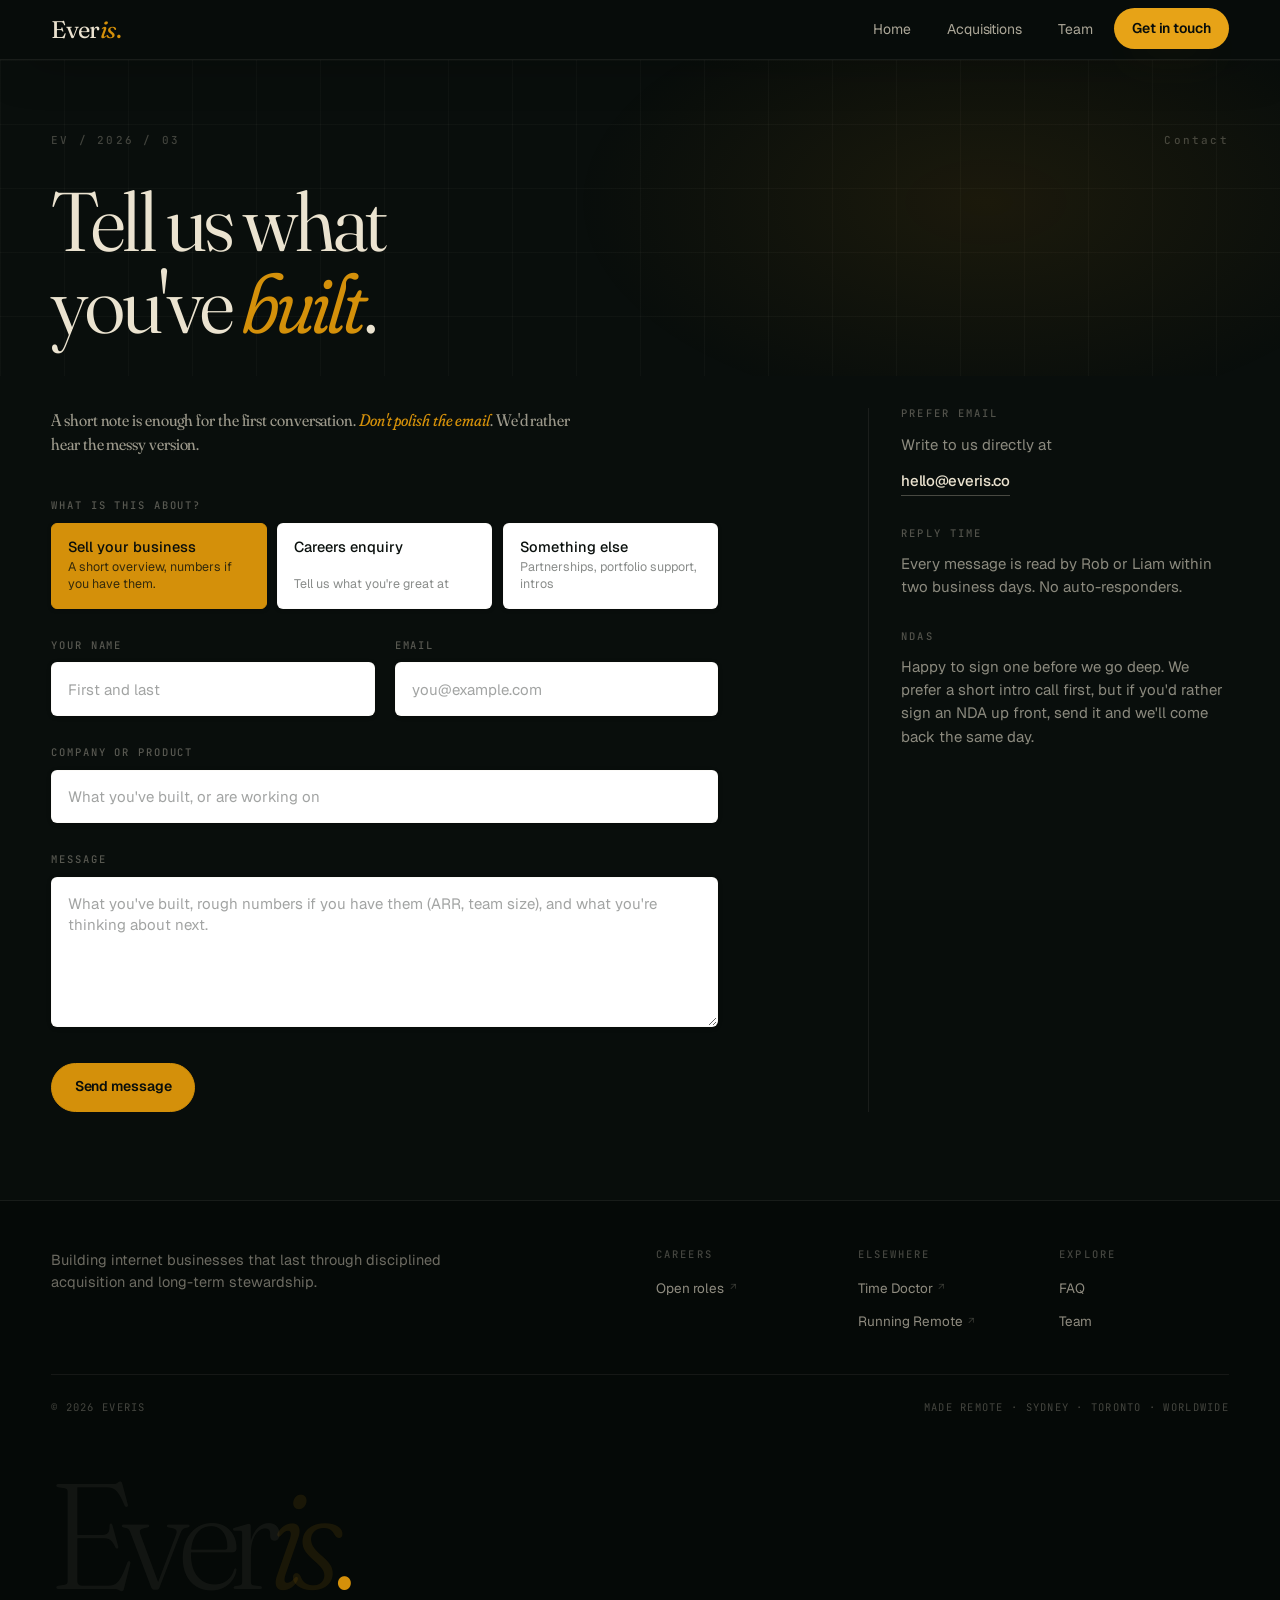
<file: contact.html>
<!DOCTYPE html>
<html lang="en">
<head>
<meta charset="UTF-8" />
<meta name="viewport" content="width=device-width, initial-scale=1.0" />
<meta name="description" content="Contact Everis to discuss acquisitions, succession, and founder transitions." />
<title>Contact. Everis.</title>
<link rel="preconnect" href="https://fonts.googleapis.com" />
<link rel="preconnect" href="https://fonts.gstatic.com" crossorigin />
<link href="https://fonts.googleapis.com/css2?family=Fraunces:ital,opsz,wght,SOFT@0,9..144,300..700,0..100;1,9..144,300..700,0..100&family=Geist:wght@300;400;500;600&family=JetBrains+Mono:wght@400;500&display=swap" rel="stylesheet" />
<style>
/* =======================================================
   EVERIS - SHARED STYLES
   Forest + bone + brass, editorial, restrained
   ======================================================= */

:root {
  /* Palette */
  --bone: #EFE9DB;
  --bone-warm: #E5DBBF;
  --bone-deep: #DCD1B1;
  --forest: #1E2E25;
  --forest-soft: #2A3D32;
  --forest-deep: #14201A;
  --ink: #0F1814;
  --ink-soft: #2E3D35;
  --ink-muted: #5F6D64;
  --brass: #ce6a02;
  --brass-bright: #ce6a02;
  --brass-soft: #ce6a02;
  --sage: #7B8D7F;
  --rule: #CFC3A7;
  --rule-soft: #DFD5B9;

  /* Type */
  --font-serif: 'Fraunces', 'Iowan Old Style', Georgia, serif;
  --font-sans: 'Geist', -apple-system, BlinkMacSystemFont, sans-serif;
  --font-mono: 'JetBrains Mono', 'IBM Plex Mono', Menlo, monospace;

  /* Layout */
  --container: 1360px;
  --gutter: clamp(1.5rem, 4vw, 4rem);
  --section-y: clamp(3.5rem, 7vw, 5.5rem);
  --nav-h: 60px;
}

/* Reset */
*, *::before, *::after { box-sizing: border-box; margin: 0; padding: 0; }

html {
  scroll-behavior: smooth;
  -webkit-font-smoothing: antialiased;
  -moz-osx-font-smoothing: grayscale;
  text-rendering: optimizeLegibility;
  scroll-padding-top: calc(var(--nav-h) + 1rem);
}

body {
  background: var(--bone);
  color: var(--ink);
  font-family: var(--font-sans);
  font-size: 16px;
  line-height: 1.55;
  font-weight: 400;
  position: relative;
  min-height: 100vh;
  overflow-x: hidden;
}

/* Paper grain overlay */
body::before {
  content: '';
  position: fixed;
  inset: 0;
  background-image: url("data:image/svg+xml;utf8,<svg xmlns='http://www.w3.org/2000/svg' width='240' height='240'><filter id='n'><feTurbulence type='fractalNoise' baseFrequency='0.9' numOctaves='2' stitchTiles='stitch'/><feColorMatrix values='0 0 0 0 0.08 0 0 0 0 0.1 0 0 0 0 0.08 0 0 0 0.5 0'/></filter><rect width='100%25' height='100%25' filter='url(%23n)'/></svg>");
  opacity: 0.055;
  mix-blend-mode: multiply;
  pointer-events: none;
  z-index: 1;
}

main, nav, footer { position: relative; z-index: 2; }

a { color: inherit; text-decoration: none; }
::selection { background: var(--brass); color: var(--bone); }

:focus-visible {
  outline: 2px solid var(--brass);
  outline-offset: 3px;
  border-radius: 2px;
}

img { display: block; max-width: 100%; height: auto; }

button { font: inherit; cursor: pointer; }

/* =======================================================
   TYPOGRAPHY
   ======================================================= */

h1, h2, h3, h4 {
  font-family: var(--font-serif);
  font-weight: 400;
  font-variation-settings: 'SOFT' 40, 'opsz' 144;
  letter-spacing: -0.025em;
  line-height: 1.03;
  color: var(--ink);
}

em, .italic {
  font-style: italic;
  font-variation-settings: 'SOFT' 100, 'opsz' 144;
}

.accent, h1 em, h2 em, h3 em {
  color: var(--brass);
}

.label {
  font-family: var(--font-mono);
  font-size: 11px;
  font-weight: 500;
  letter-spacing: 0.18em;
  text-transform: uppercase;
  color: var(--ink-muted);
}

.edition-num {
  font-family: var(--font-mono);
  font-size: 11px;
  letter-spacing: 0.2em;
  color: var(--ink-muted);
  font-weight: 500;
}

/* =======================================================
   LAYOUT PRIMITIVES
   ======================================================= */

.container {
  max-width: var(--container);
  margin: 0 auto;
  padding: 0 var(--gutter);
  position: relative;
}

.grid-12 {
  display: grid;
  grid-template-columns: repeat(12, 1fr);
  gap: 1.5rem 1.75rem;
}

/* =======================================================
   SCROLL PROGRESS (top of page)
   ======================================================= */

.scroll-progress {
  position: fixed;
  top: 0;
  left: 0;
  height: 2px;
  background: var(--brass);
  width: 0%;
  z-index: 100;
  transition: width 0.1s linear;
  pointer-events: none;
}

/* =======================================================
   NAV
   ======================================================= */

nav.top {
  position: sticky;
  top: 0;
  z-index: 50;
  height: var(--nav-h);
  background: rgba(8,13,11,0.84) !important;
  backdrop-filter: blur(24px);
  -webkit-backdrop-filter: blur(24px);
  border-top: 1px solid rgba(212,144,10,0.72);
  border-bottom: 1px solid rgba(235,227,208,0.08);
  box-shadow: 0 16px 60px -12px rgba(0,0,0,0.58);
}

nav.top.scrolled {
  background: rgba(8,13,11,0.96) !important;
  box-shadow: 0 2px 0 rgba(212,144,10,0.82), 0 20px 60px -12px rgba(0,0,0,0.72);
}

nav.top .container {
  height: 100%;
  display: flex;
  align-items: center;
  justify-content: space-between;
  gap: 1.25rem;
}

.wordmark {
  font-family: var(--font-serif);
  font-weight: 400;
  font-variation-settings: 'SOFT' 40, 'opsz' 144;
  font-size: 1.5rem;
  letter-spacing: -0.025em;
  color: #EBE3D0;
  line-height: 1;
  display: inline-flex;
  align-items: baseline;
  flex: 0 0 auto;
  min-width: 5.35rem;
  white-space: nowrap;
  transition: none !important;
  animation: none !important;
  transform: none !important;
}
.wordmark em {
  font-style: italic;
  font-family: inherit;
  font-variation-settings: 'SOFT' 100, 'opsz' 144;
  color: #D4900A;
  font-weight: 400;
  transition: none !important;
  animation: none !important;
  transform: none !important;
}
.wordmark-period {
  font-family: inherit;
  color: #D4900A;
  transition: none !important;
  animation: none !important;
  transform: none !important;
}

.nav-links {
  display: flex;
  gap: 0.35rem;
  align-items: center;
  list-style: none;
  margin: 0;
  padding: 0;
}

.nav-links a {
  font-size: 13.5px;
  color: rgba(235,227,208,0.68);
  position: relative;
  display: inline-flex;
  align-items: center;
  justify-content: center;
  min-height: 2.35rem;
  padding: 0.55rem 0.95rem;
  border-radius: 999px;
  font-weight: 500;
  letter-spacing: 0.01em;
  transition: color 0.22s ease, transform 0.22s ease;
  overflow: hidden;
  z-index: 0;
}

.nav-links a::after {
  content: '';
  position: absolute;
  inset: 0;
  border-radius: inherit;
  background: rgba(212,144,10,0.16);
  box-shadow: inset 0 0 0 1px rgba(212,144,10,0.22);
  opacity: 0;
  transform: scale(0.92);
  transition: opacity 0.22s ease, transform 0.22s ease, background 0.22s ease, box-shadow 0.22s ease;
  z-index: -1;
}

.nav-links a:hover,
.nav-links a.active { color: #EBE3D0; }
.nav-links a:hover,
.nav-links a.active { transform: translateY(-1px); }
.nav-links a:hover::after,
.nav-links a.active::after { opacity: 1; transform: scale(1); }

/* Primary CTA button in nav - bright gold with dark text, unmissable */
.nav-cta {
  padding: 0.7rem 1.2rem !important;
  min-height: 2.55rem;
  font-size: 13px;
  background: #D4900A;
  color: #080D0B;
  border-radius: 999px;
  display: inline-flex;
  align-items: center;
  justify-content: center;
  gap: 0.4rem;
  font-weight: 600;
  letter-spacing: -0.005em;
  border: 1px solid rgba(212,144,10,0.92);
  transition: background 0.22s ease, color 0.22s ease, transform 0.22s ease, box-shadow 0.22s ease;
  box-shadow: 0 10px 24px -16px rgba(212,144,10,0.72);
}
.nav-cta::after { display: none !important; }
.nav-cta:hover,
.nav-cta.active {
  background: #E7A317;
  color: #080D0B;
  transform: translateY(-1px);
  box-shadow: 0 16px 30px -18px rgba(212,144,10,0.85);
}

.nav-toggle {
  display: none;
  background: rgba(235,227,208,0.02);
  border: 1px solid rgba(235,227,208,0.18);
  color: #EBE3D0;
  border-radius: 999px;
  padding: 0.52rem 0.88rem;
  font-family: var(--font-mono);
  font-size: 11px;
  letter-spacing: 0.12em;
  text-transform: uppercase;
  transition: background 0.22s ease, border-color 0.22s ease, color 0.22s ease;
}
.nav-toggle:hover {
  background: rgba(235,227,208,0.08);
  border-color: rgba(235,227,208,0.28);
  color: #FFFFFF;
}

/* =======================================================
   BUTTONS
   ======================================================= */

.btn {
  display: inline-flex;
  align-items: center;
  gap: 0.55rem;
  padding: 0.8rem 1.4rem;
  font-family: var(--font-sans);
  font-size: 14px;
  font-weight: 500;
  letter-spacing: -0.005em;
  border-radius: 100px;
  cursor: pointer;
  transition: background 0.25s ease, color 0.25s ease, border-color 0.25s ease, transform 0.25s ease;
  border: 1px solid transparent;
  text-decoration: none;
  white-space: nowrap;
}


.btn-primary {
  background: var(--forest);
  color: var(--bone);
  border-color: var(--forest);
}
.btn-primary:hover {
  background: var(--brass);
  color: var(--forest-deep);
  border-color: var(--brass);
  transform: translateY(-1px);
}

.btn-ghost {
  background: transparent;
  color: var(--ink);
  border-color: var(--ink);
}
.btn-ghost:hover {
  background: var(--ink);
  color: var(--bone);
}

.btn-brass {
  background: var(--brass);
  color: var(--forest-deep);
  border-color: var(--brass);
  font-weight: 600;
}
.btn-brass:hover {
  background: var(--brass-bright);
  border-color: var(--brass-bright);
  color: var(--forest-deep);
  transform: translateY(-1px);
}

/* On dark backgrounds */
.btn-light {
  background: var(--bone);
  color: var(--forest);
  border-color: var(--bone);
}
.btn-light:hover {
  background: var(--brass);
  color: var(--forest-deep);
  border-color: var(--brass);
}

/* =======================================================
   TEXT LINK
   ======================================================= */

.txt-link {
  display: inline-flex;
  align-items: center;
  gap: 0.5rem;
  font-size: 14px;
  color: var(--ink);
  border-bottom: 1px solid var(--ink);
  padding-bottom: 2px;
  transition: color 0.2s ease, border-color 0.2s ease, gap 0.2s ease;
  font-weight: 500;
  font-family: var(--font-sans);
  line-height: 1.3;
  text-decoration: none;
}
.txt-link:hover {
  color: var(--brass);
  border-color: var(--brass);
  gap: 0.7rem;
}

/* =======================================================
   REVEAL ANIMATIONS
   ======================================================= */

.reveal {
  opacity: 0;
  transform: translateY(16px);
  transition: opacity 0.9s cubic-bezier(0.22, 0.8, 0.3, 1),
              transform 0.9s cubic-bezier(0.22, 0.8, 0.3, 1);
}
.reveal.in-view {
  opacity: 1;
  transform: translateY(0);
}

@media (prefers-reduced-motion: reduce) {
  *, *::before, *::after {
    animation: none !important;
    transition: none !important;
  }
  .reveal { opacity: 1; transform: none; }
}

/* =======================================================
   HERO (homepage, acquisitions, contact)
   ======================================================= */

.hero {
  padding: clamp(2.5rem, 6vw, 4.5rem) 0 0.5rem;
  position: relative;
}

.hero-meta {
  display: flex;
  justify-content: space-between;
  margin-bottom: 2rem;
  align-items: baseline;
  gap: 1rem;
}

.hero-headline {
  font-family: var(--font-serif);
  font-variation-settings: 'SOFT' 30, 'opsz' 144;
  font-weight: 350;
  font-size: clamp(2.5rem, 6.5vw, 6rem);
  line-height: 0.98;
  letter-spacing: -0.035em;
  margin-bottom: 1.5rem;
  color: var(--ink);
  max-width: 16ch;
}

.hero-headline em {
  color: var(--brass);
}

.hero-sub {
  font-size: clamp(1.05rem, 1.4vw, 1.2rem);
  line-height: 1.5;
  color: var(--ink-soft);
  margin-bottom: 1.75rem;
  font-weight: 400;
  max-width: 58ch;
}

.hero-ctas {
  display: flex;
  gap: 0.7rem;
  flex-wrap: wrap;
  margin-bottom: 1.75rem;
}

.hero-signature {
  margin-top: 1.5rem;
  padding-top: 1.25rem;
  border-top: 1px solid var(--rule);
  display: flex;
  justify-content: space-between;
  align-items: baseline;
  flex-wrap: wrap;
  gap: 1rem;
}

.hero-signature .credit {
  font-size: 13.5px;
  color: var(--ink-soft);
  font-weight: 400;
}
.hero-signature .credit strong {
  color: var(--ink);
  font-weight: 500;
}

.hero-signature .meta {
  font-family: var(--font-mono);
  font-size: 11px;
  letter-spacing: 0.18em;
  text-transform: uppercase;
  color: var(--ink-muted);
}

/* =======================================================
   SECTION BASE
   ======================================================= */

section.page {
  padding: var(--section-y) 0;
  border-bottom: 1px solid var(--rule-soft);
  position: relative;
}

.page-header {
  display: grid;
  grid-template-columns: repeat(12, 1fr);
  gap: 1.5rem 1.75rem;
  margin-bottom: 2.5rem;
  align-items: baseline;
}

.page-header .edition-num { grid-column: 1 / 2; }
.page-header .label { grid-column: 2 / 6; align-self: baseline; }
.page-title {
  grid-column: 6 / 13;
  font-family: var(--font-serif);
  font-variation-settings: 'SOFT' 40, 'opsz' 144;
  font-size: clamp(1.75rem, 3.5vw, 2.75rem);
  font-weight: 350;
  line-height: 1.05;
  letter-spacing: -0.028em;
}

/* =======================================================
   WHAT WE DO (simple prose block)
   ======================================================= */

.what-do-body {
  display: grid;
  grid-template-columns: repeat(12, 1fr);
  gap: 1.5rem 1.75rem;
}

.what-do-lead {
  grid-column: 6 / 13;
  font-size: clamp(1.05rem, 1.4vw, 1.2rem);
  line-height: 1.5;
  color: var(--ink-soft);
  font-weight: 400;
}

.what-do-lead .emphasis {
  color: var(--ink);
  font-weight: 500;
}

/* =======================================================
   WHY FOUNDERS CHOOSE US - claim grid
   ======================================================= */

.why-founders { background: var(--bone-warm); }

.why-lead {
  display: grid;
  grid-template-columns: repeat(12, 1fr);
  gap: 1.5rem 1.75rem;
  margin-top: 1.5rem;
}
.why-lead p {
  grid-column: 6 / 13;
  font-size: clamp(1rem, 1.25vw, 1.1rem);
  color: var(--ink-soft);
  line-height: 1.55;
  max-width: 55ch;
}

.claim-grid {
  display: grid;
  grid-template-columns: repeat(12, 1fr);
  gap: 1.5rem 1.75rem;
  margin-top: 3.5rem;
}

.claim {
  grid-column: span 4;
  display: flex;
  flex-direction: column;
  padding-top: 1.75rem;
  border-top: 1px solid var(--ink);
  position: relative;
}

.claim::before {
  content: attr(data-index);
  position: absolute;
  top: -13px;
  left: 0;
  background: var(--bone-warm);
  padding-right: 0.7rem;
  font-family: var(--font-mono);
  font-size: 11px;
  letter-spacing: 0.2em;
  color: var(--ink-muted);
  font-weight: 500;
}

.claim-number {
  font-family: var(--font-serif);
  font-variation-settings: 'SOFT' 30, 'opsz' 144;
  font-weight: 350;
  font-size: clamp(2.75rem, 5vw, 4.25rem);
  line-height: 1;
  letter-spacing: -0.04em;
  color: var(--ink);
  margin-bottom: 0.1rem;
}
.claim-number .unit {
  font-size: 0.26em;
  font-family: var(--font-mono);
  letter-spacing: 0.15em;
  text-transform: uppercase;
  color: var(--ink-muted);
  display: inline-block;
  transform: translateY(-1.4em);
  margin-left: 0.5rem;
  font-weight: 500;
}

.claim-phrase {
  font-family: var(--font-serif);
  font-variation-settings: 'SOFT' 70, 'opsz' 144;
  font-size: clamp(1.2rem, 1.6vw, 1.45rem);
  font-weight: 400;
  line-height: 1.15;
  letter-spacing: -0.02em;
  color: var(--ink);
  margin-bottom: 1rem;
  margin-top: 0.4rem;
}

.claim-body {
  font-size: 14.5px;
  line-height: 1.55;
  color: var(--ink-soft);
  max-width: 34ch;
}

/* =======================================================
   WHAT WE LOOK FOR - teaser with number block
   ======================================================= */

.criteria-grid {
  display: grid;
  grid-template-columns: repeat(12, 1fr);
  gap: 1.5rem 2.5rem;
  align-items: center;
}

.criteria-body {
  grid-column: 1 / 7;
}
.criteria-body p {
  font-size: clamp(1.05rem, 1.3vw, 1.15rem);
  line-height: 1.55;
  color: var(--ink-soft);
  margin-bottom: 1.5rem;
  max-width: 48ch;
}

.criteria-visual {
  grid-column: 7 / 13;
  padding-left: clamp(0rem, 3vw, 2.5rem);
  border-left: 1px solid var(--rule);
  display: flex;
  flex-direction: column;
  align-items: flex-start;
}

.criteria-visual .range-label {
  font-family: var(--font-mono);
  font-size: 11px;
  letter-spacing: 0.2em;
  color: var(--ink-muted);
  text-transform: uppercase;
  margin-bottom: 1.25rem;
  font-weight: 500;
}

.criteria-number {
  font-family: var(--font-serif);
  font-variation-settings: 'SOFT' 30, 'opsz' 144;
  font-weight: 350;
  font-size: clamp(2.5rem, 5.5vw, 4rem);
  line-height: 0.95;
  letter-spacing: -0.04em;
  color: var(--ink);
}
.criteria-number .row { display: block; }
.criteria-number .to {
  color: var(--brass);
  font-style: italic;
  font-variation-settings: 'SOFT' 100, 'opsz' 144;
  font-size: 0.65em;
  display: inline-block;
  margin: 0.2em 0.5rem 0.2em 0;
}

.criteria-number .unit {
  font-family: var(--font-mono);
  font-size: 0.2em;
  text-transform: uppercase;
  letter-spacing: 0.18em;
  color: var(--ink-muted);
  display: block;
  margin-top: 1rem;
  font-weight: 500;
}

/* =======================================================
   FOUNDERS SECTION - with duotone photos
   ======================================================= */

.founders { background: var(--bone); border-bottom: 1px solid var(--rule-soft); }

.founders-intro {
  display: grid;
  grid-template-columns: repeat(12, 1fr);
  gap: 1.5rem 1.75rem;
  margin-top: 1rem;
  margin-bottom: 3rem;
}

.founders-intro p {
  grid-column: 6 / 13;
  font-size: clamp(1rem, 1.25vw, 1.1rem);
  color: var(--ink-soft);
  line-height: 1.55;
  max-width: 52ch;
}

.founders-grid {
  display: grid;
  grid-template-columns: repeat(12, 1fr);
  gap: 3rem 2rem;
}

.founder-card {
  grid-column: span 6;
  display: grid;
  grid-template-columns: 1fr 1.6fr;
  gap: 1.5rem;
  align-items: start;
}

.founder-photo {
  position: relative;
  overflow: hidden;
  border-radius: 6px;
  aspect-ratio: 4 / 5;
  background: var(--forest);
  cursor: default;
}

.founder-photo img {
  width: 100%;
  height: 100%;
  object-fit: cover;
  display: block;
  /* Medium sepia until hover */
  filter: sepia(0.5);
  transition: filter 0.7s cubic-bezier(0.22, 0.8, 0.3, 1),
              transform 0.8s cubic-bezier(0.22, 0.8, 0.3, 1);
}

.founder-photo::after {
  content: '';
  position: absolute;
  inset: 0;
  background: linear-gradient(180deg, rgba(154, 122, 42, 0.08), rgba(30, 46, 37, 0.22));
  mix-blend-mode: multiply;
  pointer-events: none;
  transition: opacity 0.7s ease;
  z-index: 2;
}

.founder-card:hover .founder-photo img {
  filter: none;
  transform: scale(1.025);
}
.founder-card:hover .founder-photo::after {
  opacity: 0;
}

.founder-info {
  display: flex;
  flex-direction: column;
  gap: 0.65rem;
  padding-top: 0.25rem;
}

.founder-name {
  font-family: var(--font-serif);
  font-variation-settings: 'SOFT' 70, 'opsz' 144;
  font-size: clamp(1.4rem, 1.9vw, 1.7rem);
  font-weight: 400;
  letter-spacing: -0.02em;
  line-height: 1.1;
  color: var(--ink);
  margin-bottom: 0.1rem;
}

.founder-role {
  font-family: var(--font-mono);
  font-size: 10.5px;
  letter-spacing: 0.2em;
  color: var(--brass);
  text-transform: uppercase;
  font-weight: 500;
  margin-bottom: 0.25rem;
}

.founder-credit {
  font-size: 14.5px;
  line-height: 1.6;
  color: var(--ink-soft);
  font-weight: 400;
}

.founder-credit em {
  font-style: italic;
  color: var(--ink);
}

.founder-location {
  margin-top: 0.35rem;
  font-family: var(--font-mono);
  font-size: 10.5px;
  letter-spacing: 0.18em;
  text-transform: uppercase;
  color: var(--ink-muted);
  font-weight: 500;
}

/* =======================================================
   FINAL CTA (dark forest section)
   ======================================================= */

.final-cta {
  padding: clamp(4.5rem, 8vw, 7rem) 0 clamp(4rem, 7vw, 6rem);
  background: var(--forest);
  color: var(--bone);
  border-bottom: none;
  position: relative;
  overflow: hidden;
}

.final-cta::after {
  content: '';
  position: absolute;
  right: -15%;
  top: -20%;
  width: 80%;
  height: 140%;
  background: radial-gradient(ellipse at center, rgba(154, 122, 42, 0.18) 0%, transparent 60%);
  pointer-events: none;
}

.final-cta .container {
  position: relative;
  z-index: 2;
}

.final-cta .label {
  color: rgba(239, 233, 219, 0.55);
  margin-bottom: 1.75rem;
  display: block;
}

.final-cta-headline {
  font-family: var(--font-serif);
  font-variation-settings: 'SOFT' 30, 'opsz' 144;
  font-weight: 350;
  font-size: clamp(2.5rem, 6vw, 5rem);
  line-height: 1;
  letter-spacing: -0.03em;
  color: var(--bone);
  max-width: 14ch;
  margin-bottom: 2.5rem;
}

.final-cta-headline em {
  color: var(--brass-soft);
}

.final-cta-actions {
  padding-top: 2rem;
  border-top: 1px solid rgba(239, 233, 219, 0.18);
  display: flex;
  flex-wrap: wrap;
  gap: 1.5rem 2rem;
  align-items: center;
  justify-content: space-between;
}

.final-cta-email {
  font-family: var(--font-serif);
  font-variation-settings: 'SOFT' 60, 'opsz' 144;
  font-size: clamp(1.15rem, 1.8vw, 1.55rem);
  font-weight: 400;
  color: var(--bone);
  border-bottom: 1px solid rgba(239, 233, 219, 0.35);
  padding-bottom: 3px;
  transition: color 0.25s ease, border-color 0.25s ease;
  letter-spacing: -0.01em;
}
.final-cta-email:hover {
  color: var(--brass-soft);
  border-color: var(--brass-soft);
}

/* =======================================================
   FOOTER
   ======================================================= */

footer {
  background: var(--forest-deep);
  color: var(--bone);
  padding: 3rem 0 0;
  position: relative;
  overflow: hidden;
}

.footer-top {
  display: grid;
  grid-template-columns: repeat(12, 1fr);
  gap: 1.5rem 2rem;
  padding-bottom: 2.5rem;
  border-bottom: 1px solid rgba(239, 233, 219, 0.12);
}

.footer-about {
  grid-column: 1 / 6;
  font-size: 14.5px;
  line-height: 1.55;
  color: rgba(239, 233, 219, 0.65);
  max-width: 42ch;
}

.footer-links {
  grid-column: 7 / 13;
  display: grid;
  grid-template-columns: repeat(3, minmax(0, 1fr));
  gap: 2rem;
}

.footer-col h4 {
  font-family: var(--font-mono);
  font-size: 10.5px;
  letter-spacing: 0.2em;
  text-transform: uppercase;
  color: rgba(239, 233, 219, 0.5);
  font-weight: 500;
  margin-bottom: 1rem;
}

.footer-col ul {
  list-style: none;
  display: flex;
  flex-direction: column;
  gap: 0.55rem;
}

.footer-col a {
  color: var(--bone);
  font-size: 13.5px;
  transition: color 0.2s ease;
  display: inline-flex;
  align-items: center;
  gap: 0.35rem;
}
.footer-col a:hover { color: var(--brass-soft); }
.footer-col a .ext {
  font-size: 10px;
  color: rgba(239, 233, 219, 0.4);
  transition: color 0.2s ease;
}
.footer-col a:hover .ext { color: var(--brass-soft); }

.footer-bottom {
  padding: 1.5rem 0 2rem;
  display: flex;
  justify-content: space-between;
  align-items: center;
  font-family: var(--font-mono);
  font-size: 10.5px;
  letter-spacing: 0.12em;
  color: rgba(239, 233, 219, 0.45);
  text-transform: uppercase;
  gap: 1rem;
  flex-wrap: wrap;
}

/* Giant wordmark, aligned to container gutter */
.wordmark-giant-wrap {
  max-width: var(--container);
  margin: 0 auto;
  padding: 1.5rem var(--gutter) 1.25rem;
  overflow: hidden;
}

.wordmark-giant {
  font-family: var(--font-serif);
  font-variation-settings: 'SOFT' 50, 'opsz' 144;
  font-weight: 300;
  font-size: clamp(5rem, 22vw, 22rem);
  line-height: 0.85;
  letter-spacing: -0.05em;
  color: var(--bone);
  display: block;
  text-align: left;
  white-space: nowrap;
}

.wordmark-giant em {
  font-style: italic;
  color: var(--brass);
  font-variation-settings: 'SOFT' 100, 'opsz' 144;
}

/* =======================================================
   RESPONSIVE
   ======================================================= */

@media (max-width: 880px) {
  body { font-size: 15.5px; }

  nav.top { height: 56px; }

  .nav-links { display: none; }
  .nav-links.open {
    display: flex;
    position: absolute;
    top: 56px;
    right: var(--gutter);
    left: var(--gutter);
    background: rgba(8,13,11,0.98);
    flex-direction: column;
    gap: 0.35rem;
    padding: 0.85rem;
    border: 1px solid rgba(235,227,208,0.1);
    border-radius: 20px;
    box-shadow: 0 24px 60px -24px rgba(0,0,0,0.75);
    align-items: stretch;
  }
  .nav-links.open a {
    padding: 0.85rem 1rem;
    font-size: 15px;
    width: 100%;
    justify-content: flex-start;
    border-bottom: none;
    transform: none;
  }
  .nav-links.open .nav-cta { justify-content: center; margin-top: 0.25rem; }
  .nav-toggle { display: block; }

  .page-header { margin-bottom: 2rem; }
  .page-header .edition-num { grid-column: 1 / 13; }
  .page-header .label { grid-column: 1 / 13; margin-top: 0.25rem; }
  .page-title { grid-column: 1 / 13; margin-top: 0.75rem; }

  .what-do-lead { grid-column: 1 / 13; }

  .why-lead p { grid-column: 1 / 13; }

  .claim-grid { grid-template-columns: 1fr; gap: 2.5rem; margin-top: 2.5rem; }
  .claim { grid-column: 1 / -1; }
  .claim-body { max-width: none; }

  .criteria-grid { grid-template-columns: 1fr; gap: 2rem; }
  .criteria-body, .criteria-visual { grid-column: 1 / -1; }
  .criteria-visual {
    padding-left: 0;
    border-left: none;
    padding-top: 1.5rem;
    border-top: 1px solid var(--rule);
  }

  .founders-intro p { grid-column: 1 / 13; }
  .founders-grid { grid-template-columns: 1fr; gap: 2.5rem; }
  .founder-card { grid-column: 1 / -1; grid-template-columns: 1fr 1.5fr; gap: 1.25rem; }

  .final-cta-actions { flex-direction: column; align-items: flex-start; gap: 1.25rem; }

  .footer-top { grid-template-columns: 1fr; gap: 2rem; }
  .footer-about, .footer-links { grid-column: 1 / -1; }
  .footer-links { grid-template-columns: repeat(3, minmax(0, 1fr)); gap: 1.5rem; }

  .hero-signature { flex-direction: column; align-items: flex-start; gap: 0.5rem; }
}

@media (max-width: 560px) {
  .footer-links { grid-template-columns: 1fr 1fr; }
  .footer-bottom { flex-direction: column; align-items: flex-start; gap: 0.5rem; }
  .founder-card { grid-template-columns: 1fr; gap: 1rem; }
  .founder-photo { max-width: 220px; }
  .hero-meta { flex-direction: column; align-items: flex-start; gap: 0.4rem; }
}

/* =======================================================
   ACQUISITIONS PAGE specifics
   ======================================================= */

.process-list {
  display: grid;
  grid-template-columns: repeat(12, 1fr);
  gap: 1.5rem 1.75rem;
}

.process-step {
  grid-column: span 6;
  border-top: 1px solid var(--ink);
  padding-top: 1.5rem;
  padding-bottom: 1.5rem;
  position: relative;
}

.process-step::before {
  content: attr(data-step);
  position: absolute;
  top: -13px;
  left: 0;
  background: var(--bone);
  padding-right: 0.7rem;
  font-family: var(--font-mono);
  font-size: 11px;
  letter-spacing: 0.2em;
  color: var(--ink-muted);
  font-weight: 500;
}

.process-step.alt::before {
  background: var(--bone-warm);
}

.process-duration {
  font-family: var(--font-serif);
  font-variation-settings: 'SOFT' 30, 'opsz' 144;
  font-size: clamp(2rem, 3.5vw, 2.8rem);
  font-weight: 350;
  letter-spacing: -0.03em;
  line-height: 1;
  color: var(--ink);
  margin-bottom: 0.5rem;
}
.process-duration em {
  color: var(--brass);
  font-style: italic;
}

.process-title {
  font-family: var(--font-serif);
  font-variation-settings: 'SOFT' 70, 'opsz' 144;
  font-size: clamp(1.15rem, 1.5vw, 1.35rem);
  font-weight: 400;
  letter-spacing: -0.015em;
  margin-bottom: 0.5rem;
}

.process-body {
  font-size: 14.5px;
  line-height: 1.55;
  color: var(--ink-soft);
  max-width: 46ch;
}

.criteria-section {
  background: var(--bone-warm);
}

.criteria-detailed {
  display: grid;
  grid-template-columns: repeat(12, 1fr);
  gap: 2rem 2.5rem;
}

.criteria-col {
  grid-column: span 6;
}

.criteria-col h3 {
  font-family: var(--font-serif);
  font-variation-settings: 'SOFT' 60, 'opsz' 144;
  font-size: clamp(1.35rem, 1.8vw, 1.6rem);
  font-weight: 400;
  letter-spacing: -0.02em;
  margin-bottom: 1.25rem;
  color: var(--ink);
  padding-bottom: 0.85rem;
  border-bottom: 1px solid var(--ink);
}
.criteria-col h3 em { color: var(--brass); }

.criteria-col ul {
  list-style: none;
  display: flex;
  flex-direction: column;
  gap: 0.85rem;
}

.criteria-col li {
  font-size: 15px;
  line-height: 1.5;
  color: var(--ink-soft);
  padding-left: 1.25rem;
  position: relative;
}

.criteria-col li::before {
  content: '';
  position: absolute;
  left: 0;
  top: 0.55rem;
  width: 6px;
  height: 6px;
  background: var(--brass);
  border-radius: 50%;
}

.criteria-col.no ul li::before {
  background: transparent;
  border: 1px solid var(--ink-muted);
  width: 8px;
  height: 8px;
  top: 0.45rem;
}

/* After-close section */
.after-close {
  background: var(--bone);
}

.after-options {
  display: grid;
  grid-template-columns: repeat(3, 1fr);
  gap: 1.75rem;
  margin-top: 2.5rem;
}

.after-card {
  padding: 2rem 1.75rem;
  background: var(--bone-warm);
  border-radius: 4px;
  display: flex;
  flex-direction: column;
  gap: 0.7rem;
  position: relative;
  overflow: hidden;
  transition: transform 0.3s ease, box-shadow 0.3s ease;
}
.after-card:hover {
  transform: translateY(-3px);
  box-shadow: 0 12px 30px -18px rgba(15, 24, 20, 0.25);
}

.after-roman {
  font-family: var(--font-mono);
  font-size: 10.5px;
  letter-spacing: 0.2em;
  color: var(--brass);
  text-transform: uppercase;
  font-weight: 500;
}

.after-title {
  font-family: var(--font-serif);
  font-variation-settings: 'SOFT' 70, 'opsz' 144;
  font-size: 1.5rem;
  font-weight: 400;
  letter-spacing: -0.02em;
  line-height: 1.1;
  color: var(--ink);
  margin-bottom: 0.25rem;
}

.after-body {
  font-size: 14.5px;
  line-height: 1.55;
  color: var(--ink-soft);
}

/* FAQ */
.faq-section {
  background: var(--bone-warm);
}

.faq-list {
  display: grid;
  grid-template-columns: repeat(12, 1fr);
  gap: 0;
}
.faq-list > * { grid-column: 1 / 13; }

.faq-item {
  border-top: 1px solid var(--rule);
  padding: 1.75rem 0;
  display: grid;
  grid-template-columns: 60px 1fr;
  gap: 1.5rem;
  align-items: start;
  cursor: pointer;
}
.faq-item:last-child { border-bottom: 1px solid var(--rule); }
.faq-item:hover .faq-q { color: var(--brass); }

.faq-num {
  font-family: var(--font-mono);
  font-size: 11px;
  letter-spacing: 0.2em;
  color: var(--ink-muted);
  font-weight: 500;
  padding-top: 0.35rem;
}

.faq-qa {
  display: flex;
  flex-direction: column;
  gap: 0.85rem;
}

.faq-q {
  font-family: var(--font-serif);
  font-variation-settings: 'SOFT' 60, 'opsz' 144;
  font-size: clamp(1.1rem, 1.4vw, 1.3rem);
  font-weight: 400;
  letter-spacing: -0.02em;
  color: var(--ink);
  transition: color 0.2s ease;
  line-height: 1.3;
}

.faq-a {
  font-size: 15px;
  line-height: 1.6;
  color: var(--ink-soft);
  max-width: 65ch;
}

@media (max-width: 880px) {
  .process-step { grid-column: 1 / -1; }
  .criteria-col { grid-column: 1 / -1; }
  .after-options { grid-template-columns: 1fr; gap: 1rem; }
  .faq-item { grid-template-columns: 40px 1fr; gap: 1rem; }
}

/* =======================================================
   CONTACT PAGE specifics
   ======================================================= */

.contact-grid {
  display: grid;
  grid-template-columns: repeat(12, 1fr);
  gap: 2.5rem 3rem;
  margin-top: 1rem;
}

.contact-form {
  grid-column: 1 / 8;
}

.contact-side {
  grid-column: 9 / 13;
  padding-left: 2rem;
  border-left: 1px solid var(--rule);
  display: flex;
  flex-direction: column;
  gap: 2rem;
}

.contact-side-block h4 {
  font-family: var(--font-mono);
  font-size: 10.5px;
  letter-spacing: 0.2em;
  color: var(--ink-muted);
  text-transform: uppercase;
  font-weight: 500;
  margin-bottom: 0.85rem;
}

.contact-side-block p,
.contact-side-block a {
  font-size: 15px;
  line-height: 1.55;
  color: var(--ink-soft);
}
.contact-side-block a {
  color: var(--ink);
  border-bottom: 1px solid var(--rule);
  padding-bottom: 1px;
  transition: color 0.2s ease, border-color 0.2s ease;
  display: inline-block;
}
.contact-side-block a:hover {
  color: var(--brass);
  border-color: var(--brass);
}

.contact-email-prominent {
  font-family: var(--font-sans);
  font-size: clamp(1.4rem, 1.9vw, 1.7rem);
  font-weight: 500;
  letter-spacing: -0.02em;
  line-height: 1.1;
  color: var(--ink) !important;
  border-bottom: 1px solid var(--ink) !important;
  padding-bottom: 2px !important;
  display: inline-block !important;
  margin-top: 0.25rem;
}
.contact-email-prominent:hover {
  color: var(--brass) !important;
  border-color: var(--brass) !important;
}

.form-intro {
  font-family: var(--font-serif);
  font-variation-settings: 'SOFT' 60, 'opsz' 144;
  font-size: clamp(1.05rem, 1.3vw, 1.2rem);
  line-height: 1.45;
  color: var(--ink-soft);
  margin-bottom: 2.5rem;
  max-width: 52ch;
  letter-spacing: -0.005em;
}

.form-intro em {
  color: var(--brass);
  font-variation-settings: 'SOFT' 100, 'opsz' 144;
}

.form-group {
  margin-bottom: 1.75rem;
}

.form-group label {
  display: block;
  font-family: var(--font-mono);
  font-size: 10.5px;
  letter-spacing: 0.18em;
  color: var(--ink-muted);
  text-transform: uppercase;
  font-weight: 500;
  margin-bottom: 0.6rem;
}

.routing-options {
  display: grid;
  grid-template-columns: repeat(3, 1fr);
  gap: 0.65rem;
}

.routing-option {
  position: relative;
  display: flex;
}

.routing-option input {
  position: absolute;
  opacity: 0;
  pointer-events: none;
}

.routing-option label {
  display: flex;
  flex-direction: column;
  justify-content: space-between;
  height: 100%;
  padding: 0.9rem 1rem;
  border: 1px solid var(--rule);
  background: var(--bone);
  border-radius: 6px;
  cursor: pointer;
  transition: all 0.25s ease;
  font-family: var(--font-sans);
  font-size: 14px;
  letter-spacing: 0;
  color: var(--ink-soft);
  text-transform: none;
  margin-bottom: 0;
  font-weight: 400;
  line-height: 1.25;
}

.routing-option label .routing-title {
  display: block;
  font-weight: 500;
  color: var(--ink);
  margin-bottom: 0.2rem;
  font-size: 14.5px;
}

.routing-option label .routing-sub {
  display: block;
  font-size: 12.5px;
  color: var(--ink-muted);
  font-weight: 400;
  line-height: 1.35;
}

.routing-option input:checked + label {
  border-color: #D4900A;
  background: #D4900A;
  color: #080D0B;
}
.routing-option input:checked + label .routing-title { color: #080D0B; }
.routing-option input:checked + label .routing-sub { color: rgba(8, 13, 11, 0.78); }

.routing-option label:hover {
  border-color: var(--ink-soft);
  background: var(--bone-warm);
}
.routing-option input:checked + label:hover {
  background: #D4900A;
  border-color: #D4900A;
}

.form-field {
  width: 100%;
  padding: 0.95rem 1rem;
  border: 1px solid var(--rule);
  background: var(--bone);
  border-radius: 6px;
  font-family: var(--font-sans);
  font-size: 15px;
  color: var(--ink);
  transition: border-color 0.2s ease, background 0.2s ease;
  line-height: 1.4;
  font-weight: 400;
}

.form-field::placeholder {
  color: var(--ink-muted);
  font-weight: 400;
}

.form-field:focus {
  outline: none;
  border-color: var(--ink);
  background: #fff;
}

textarea.form-field {
  resize: vertical;
  min-height: 150px;
  font-family: var(--font-sans);
}

.form-row {
  display: grid;
  grid-template-columns: 1fr 1fr;
  gap: 1.25rem;
}

.form-submit {
  margin-top: 0.5rem;
  display: flex;
  align-items: center;
  gap: 1.5rem;
  flex-wrap: wrap;
}

.form-footnote {
  font-family: var(--font-serif);
  font-variation-settings: 'SOFT' 50, 'opsz' 144;
  font-size: 15px;
  color: var(--ink-soft);
  line-height: 1.45;
  max-width: 42ch;
  font-style: italic;
}

.form-footnote strong {
  color: var(--ink);
  font-style: normal;
  font-weight: 500;
  font-family: var(--font-sans);
}

@media (max-width: 880px) {
  .contact-grid { grid-template-columns: 1fr; gap: 2rem; }
  .contact-form, .contact-side { grid-column: 1 / -1; }
  .contact-side {
    padding-left: 0;
    border-left: none;
    padding-top: 2rem;
    border-top: 1px solid var(--rule);
  }
  .routing-options { grid-template-columns: 1fr; }
  .form-row { grid-template-columns: 1fr; }
}

/* ═══════════════════════════════════════════════════════════════════════
   EVERIS — OBSIDIAN EDITION
   Dark-first · Amber luxury · Legendary design
   ═══════════════════════════════════════════════════════════════════════ */

/* ── Redefine the entire palette ── */
:root {
  --bone: #141D17;
  --bone-warm: #0E1612;
  --bone-deep: #090D0B;
  --forest: #EBE3D0;
  --forest-soft: #D8D0BB;
  --forest-deep: #F5F0E4;
  --ink: #EBE3D0;
  --ink-soft: #B8B2A2;
  --ink-muted: #6B7870;
  --brass: #D4900A;
  --brass-bright: #F0A820;
  --brass-soft: #D4900A;
  --rule: rgba(235,227,208,0.1);
  --rule-soft: rgba(235,227,208,0.06);
}

/* ── Body: deep midnight ── */
body {
  background: #080D0B;
  color: #EBE3D0;
}
body::before {
  opacity: 0.022;
  mix-blend-mode: screen;
}
::selection { background: #D4900A; color: #080D0B; }
:focus-visible { outline-color: #D4900A; }
h1, h2, h3, h4 { color: #EBE3D0; }
.accent, h1 em, h2 em, h3 em { color: #D4900A; }
em, .italic { color: inherit; }


/* ── SCROLL PROGRESS ── */
.scroll-progress {
  background: #D4900A;
  box-shadow: 3px 0 18px rgba(212,144,10,0.65);
  border-radius: 0 2px 2px 0;
}

/* ── NAV: dark glass + brass top stripe ── */
nav.top {
  background: rgba(8,13,11,0.84) !important;
  border-top: 1px solid rgba(212,144,10,0.72);
  border-bottom: 1px solid rgba(235,227,208,0.08);
  backdrop-filter: blur(24px);
  -webkit-backdrop-filter: blur(24px);
  box-shadow: 0 16px 60px -12px rgba(0,0,0,0.58);
  transition: none !important;
}
nav.top.scrolled {
  background: rgba(8,13,11,0.96) !important;
  box-shadow: 0 2px 0 rgba(212,144,10,0.82), 0 20px 60px -12px rgba(0,0,0,0.72);
}
.wordmark { color: #EBE3D0; }
.wordmark em { color: #D4900A; }
.wordmark-period { color: #D4900A; }
.nav-links a { color: rgba(235,227,208,0.68); }
.nav-links a:hover, .nav-links a.active { color: #EBE3D0; }
.nav-links a::after {
  background: rgba(212,144,10,0.16);
  box-shadow: inset 0 0 0 1px rgba(212,144,10,0.22);
}
.nav-links.open {
  background: rgba(8,13,11,0.98) !important;
  border-color: rgba(235,227,208,0.1) !important;
}
.nav-links.open a { color: #EBE3D0; }

/* ── BUTTONS ── */
.btn-primary { background: #D4900A; color: #080D0B; border-color: #D4900A; font-weight: 600; }
.btn-primary:hover { background: #F0A820; border-color: #F0A820; color: #080D0B; box-shadow: 0 8px 32px -8px rgba(212,144,10,0.55); transform: translateY(-1px); }
.btn-ghost { background: transparent; color: #EBE3D0; border-color: rgba(235,227,208,0.22); }
.btn-ghost:hover { background: rgba(235,227,208,0.07); color: #EBE3D0; border-color: rgba(235,227,208,0.38); }
.btn-light { background: #080D0B; color: #EBE3D0; border-color: rgba(235,227,208,0.2); }
.btn-light:hover { background: #D4900A; color: #080D0B; border-color: #D4900A; }
.txt-link { color: #EBE3D0; border-bottom-color: rgba(235,227,208,0.28); }
.txt-link:hover { color: #D4900A; border-bottom-color: #D4900A; }

/* ── HERO: dark with grid pattern + amber glow ── */
.hero { overflow: hidden; position: relative; }
.hero::before {
  content: '';
  position: absolute; inset: 0;
  background-image:
    linear-gradient(rgba(235,227,208,0.03) 1px, transparent 1px),
    linear-gradient(90deg, rgba(235,227,208,0.03) 1px, transparent 1px);
  background-size: 64px 64px;
  z-index: 0;
  animation: gridPulse 10s ease-in-out infinite;
}
.hero::after {
  content: '';
  position: absolute;
  top: -30%; right: -12%; width: 70%; height: 150%;
  background: radial-gradient(ellipse at center, rgba(212,144,10,0.09) 0%, transparent 65%);
  pointer-events: none; z-index: 0;
}
.hero .container { position: relative; z-index: 1; }
@keyframes gridPulse {
  0%, 100% { opacity: 0.7; }
  50% { opacity: 1; }
}
.hero-headline { color: #EBE3D0; }
.hero-headline em { color: #D4900A; }
.hero-sub { color: rgba(235,227,208,0.62); }
.hero-signature { border-top-color: rgba(235,227,208,0.09); }
.hero-signature .credit { color: rgba(235,227,208,0.5); }
.hero-signature .credit strong { color: #EBE3D0; }
.hero-signature .meta { color: rgba(235,227,208,0.3); }

/* ── STAGGERED REVEALS ── */
.hero .reveal:nth-child(1) { transition-delay: 0s; }
.hero .reveal:nth-child(2) { transition-delay: 0.1s; }
.hero .reveal:nth-child(3) { transition-delay: 0.2s; }
.hero .reveal:nth-child(4) { transition-delay: 0.3s; }
.hero .reveal:nth-child(5) { transition-delay: 0.4s; }

/* ── SECTION BASE ── */
section.page { border-bottom: 1px solid rgba(235,227,208,0.07); }
.edition-num { color: rgba(235,227,208,0.25); }
span.label { display: inline-flex; align-items: center; gap: 0.55em; color: rgba(235,227,208,0.42); }
span.label::before {
  content: '';
  display: inline-block; width: 14px; height: 1px;
  background: currentColor; opacity: 0.65; flex-shrink: 0;
}
.page-title { color: #EBE3D0; border-left: 3px solid #D4900A; padding-left: 1.5rem; }

/* ── WHAT WE DO ── */
.what-do { background: #0D1410; }
.what-do-lead { color: rgba(235,227,208,0.62); }
.what-do-lead .emphasis { color: #EBE3D0; font-weight: 600; }

/* ── WHY FOUNDERS: slightly elevated dark ── */
.why-founders { background: #111916; overflow: hidden; }
.why-founders::after {
  content: '';
  position: absolute; top: -20%; right: -8%; width: 55%; height: 140%;
  background: radial-gradient(ellipse at center, rgba(212,144,10,0.05) 0%, transparent 65%);
  pointer-events: none;
}
.why-lead p { color: rgba(235,227,208,0.62); }
.claim { border-top: 1px solid rgba(235,227,208,0.1); transition: border-top-color 0.4s ease; }
.claim:hover { border-top-color: #D4900A; }
.claim::before { background: #111916; color: rgba(235,227,208,0.28); }
.claim-number { color: #EBE3D0; }
.claim-number .unit { color: rgba(235,227,208,0.38); }
.claim-phrase { color: #EBE3D0; }
.claim-phrase em { color: #D4900A; }
.claim-body { color: rgba(235,227,208,0.6); }

/* ── CRITERIA TEASER (homepage) ── */
.criteria-body p { color: rgba(235,227,208,0.62); }
.criteria-visual { border-left-color: rgba(235,227,208,0.1); }
.criteria-visual .range-label { color: rgba(235,227,208,0.35); }
.criteria-number { color: #EBE3D0; }
.criteria-number .to { color: #D4900A; }
.criteria-number .unit { color: rgba(235,227,208,0.38); }

/* ── FOUNDERS ── */
.founders { background: #0D1410; border-bottom-color: rgba(235,227,208,0.07); }
.founders-intro p { color: rgba(235,227,208,0.62); }
.founder-name { color: #EBE3D0; }
.founder-role { color: #D4900A; }
.founder-credit { color: rgba(235,227,208,0.6); }
.founder-credit em { color: #EBE3D0; }
.founder-location { color: rgba(235,227,208,0.32); }
.founder-photo { box-shadow: 0 12px 48px -12px rgba(0,0,0,0.6); }
.founder-photo::before {
  content: '';
  position: absolute; bottom: 0; left: 0; right: 0; height: 48%;
  background: linear-gradient(to bottom, transparent, rgba(5,9,7,0.55));
  z-index: 3; pointer-events: none;
  transition: opacity 0.7s ease;
}
.founder-card:hover .founder-photo::before { opacity: 0; }

/* ── FINAL CTA: inverted to warm cream (high contrast) ── */
.final-cta { background: #F5F0E4; color: #0A100D; }
.final-cta .label { color: rgba(10,16,13,0.38); }
.final-cta-headline { color: #0A100D; }
.final-cta-headline em { color: #D4900A; }
.final-cta-actions { border-top-color: rgba(10,16,13,0.1); }
.final-cta-email { color: #0A100D !important; border-bottom-color: rgba(10,16,13,0.22); }
.final-cta-email:hover { color: #D4900A !important; border-bottom-color: #D4900A; }
.final-cta::after { background: radial-gradient(ellipse at 80% 30%, rgba(212,144,10,0.1) 0%, transparent 60%); }
.final-cta .btn-light { background: #0A100D; color: #EBE3D0; border-color: #0A100D; }
.final-cta .btn-light:hover { background: #D4900A; border-color: #D4900A; color: #080D0B; }

/* ── FOOTER ── */
footer { background: #050907; color: #EBE3D0; }
.footer-top { border-bottom-color: rgba(235,227,208,0.07); }
.footer-about { color: rgba(235,227,208,0.45); }
.footer-col h4 { color: rgba(235,227,208,0.28); }
.footer-col a { color: rgba(235,227,208,0.6); }
.footer-col a:hover { color: #D4900A; }
.footer-col a .ext { color: rgba(235,227,208,0.22); }
.footer-col a:hover .ext { color: #D4900A; }
.footer-bottom { color: rgba(235,227,208,0.28); }
.wordmark-giant { font-size: 150px !important; letter-spacing: -0.065em; color: rgba(235,227,208,0.06); }
.wordmark-giant em { color: rgba(212,144,10,0.1); }
.wordmark-giant-wrap {
  -webkit-mask-image: linear-gradient(to right, black 55%, transparent 86%);
  mask-image: linear-gradient(to right, black 55%, transparent 86%);
}

/* ── ACQUISITIONS: criteria section ── */
.criteria-section { background: #0A1009; }
.criteria-col h3 { color: #EBE3D0; border-bottom-color: rgba(235,227,208,0.1); transition: border-bottom-color 0.35s ease; }
.criteria-col h3 em { color: #D4900A; }
.criteria-col:hover h3 { border-bottom-color: #D4900A; }
.criteria-col li { color: rgba(235,227,208,0.62); }
.criteria-col li::before { background: #D4900A; }
.criteria-col.no li::before { background: transparent; border-color: rgba(235,227,208,0.25); }

/* ── PROCESS STEPS: large watermark numbers ── */
.process-step {
  position: relative;
  border-top-color: rgba(235,227,208,0.12);
  transition: border-top-color 0.4s ease;
}
.process-step:hover { border-top-color: #D4900A; }
.process-step::before { background: #080D0B; color: rgba(235,227,208,0.28); }
.process-step.alt::before { background: #0A1009; }
.process-list > .process-step:nth-child(1)::after { content: '01'; }
.process-list > .process-step:nth-child(2)::after { content: '02'; }
.process-list > .process-step:nth-child(3)::after { content: '03'; }
.process-list > .process-step:nth-child(4)::after { content: '04'; }
.process-step::after {
  position: absolute; right: -0.05em; bottom: -0.1em;
  font-family: var(--font-serif);
  font-variation-settings: 'SOFT' 10, 'opsz' 144;
  font-size: clamp(5rem, 9vw, 9rem);
  font-weight: 300;
  color: rgba(235,227,208,0.055);
  line-height: 1; letter-spacing: -0.06em;
  pointer-events: none; z-index: 0;
}
.process-step > * { position: relative; z-index: 1; }
.process-duration { color: #EBE3D0; }
.process-duration em { color: #D4900A; }
.process-title { color: #EBE3D0; }
.process-body { color: rgba(235,227,208,0.6); }

/* ── AFTER CLOSE ── */
.after-close { background: #0A1009; }
.after-card {
  background: #141E19;
  color: #EBE3D0;
  box-shadow: 0 4px 24px -8px rgba(0,0,0,0.4), 0 0 0 1px rgba(235,227,208,0.06);
  overflow: hidden;
  transition: transform 0.38s cubic-bezier(0.22,0.8,0.3,1), box-shadow 0.38s ease;
}
.after-card:hover {
  transform: translateY(-7px);
  box-shadow: 0 28px 72px -20px rgba(0,0,0,0.55), 0 0 0 1px rgba(212,144,10,0.18);
}
.after-card::before {
  content: '';
  position: absolute; top: 0; left: 0; right: 0; height: 2px;
  background: linear-gradient(90deg, #D4900A, rgba(212,144,10,0.18));
  transform: scaleX(0); transform-origin: left center;
  transition: transform 0.45s cubic-bezier(0.22,0.8,0.3,1);
}
.after-card:hover::before { transform: scaleX(1); }
.after-roman { color: #D4900A; }
.after-title { color: #EBE3D0; }
.after-body { color: rgba(235,227,208,0.6); }

/* ── FAQ: accordion ── */
.faq-section { background: #0D1410; }
.faq-item { border-top-color: rgba(235,227,208,0.08); transition: padding-left 0.3s ease; }
.faq-item:last-child { border-bottom-color: rgba(235,227,208,0.08); }
.faq-item:hover { padding-left: 0.35rem; }
.faq-num { color: rgba(235,227,208,0.28); }
.faq-qa { gap: 0; }
.faq-q {
  color: #EBE3D0;
  display: flex; justify-content: space-between; align-items: flex-start; gap: 1.5rem;
  transition: color 0.2s ease;
}
.faq-q::after {
  content: '+';
  font-family: var(--font-mono); font-size: 1.25rem; font-weight: 300;
  color: #D4900A; flex-shrink: 0; line-height: 1.35;
  transition: transform 0.38s cubic-bezier(0.22,0.8,0.3,1);
  display: inline-block;
}
.faq-item.open .faq-q, .faq-item:hover .faq-q { color: #D4900A; }
.faq-item.open .faq-q::after { transform: rotate(45deg); }
.faq-a {
  max-height: 0; overflow: hidden; opacity: 0; margin-top: 0;
  color: rgba(235,227,208,0.62);
  transition: max-height 0.45s cubic-bezier(0.22,0.8,0.3,1), opacity 0.35s ease, margin-top 0.35s ease;
}
.faq-item.open .faq-a { max-height: 600px; opacity: 1; margin-top: 0.85rem; }

/* ── CONTACT: white inputs on dark bg ── */
.contact-side { border-left-color: rgba(235,227,208,0.08); }
.contact-side-block h4 { color: rgba(235,227,208,0.32); }
.contact-side-block p { color: rgba(235,227,208,0.58); }
.contact-side-block a { color: rgba(235,227,208,0.58); border-bottom-color: rgba(235,227,208,0.15); }
.contact-side-block a:hover { color: #D4900A; border-bottom-color: #D4900A; }
.contact-email-prominent { color: #EBE3D0 !important; border-bottom-color: rgba(235,227,208,0.28) !important; }
.contact-email-prominent:hover { color: #D4900A !important; border-bottom-color: #D4900A !important; }
.form-intro { color: rgba(235,227,208,0.65); }
.form-intro em { color: #D4900A; }
.form-group label { color: rgba(235,227,208,0.35); }
.form-field {
  background: #ffffff;
  border-color: rgba(235,227,208,0.15);
  color: #0A100D;
  box-shadow: 0 1px 4px rgba(0,0,0,0.25), 0 0 0 0 transparent;
  transition: border-color 0.2s ease, box-shadow 0.2s ease;
}
.form-field::placeholder { color: rgba(10,16,13,0.38); }
.form-field:focus {
  outline: none;
  border-color: rgba(235,227,208,0.15);
  border-left: 2px solid #D4900A;
  background: #ffffff;
  box-shadow: 0 0 0 3px rgba(212,144,10,0.1), 0 2px 8px rgba(0,0,0,0.2);
  color: #0A100D;
}
.routing-option { display: flex; }
.routing-option label {
  background: #ffffff;
  border-color: rgba(235,227,208,0.14);
  color: rgba(10,16,13,0.7);
  width: 100%; display: flex; flex-direction: column;
  box-shadow: 0 1px 4px rgba(0,0,0,0.2);
}
.routing-option label .routing-title { color: #0A100D; }
.routing-option label .routing-sub { color: rgba(10,16,13,0.48); }
.routing-option label:hover { background: #fff; border-color: rgba(10,16,13,0.3); }
.routing-option input:checked + label {
  border-color: #D4900A;
  background: #D4900A;
  color: #080D0B;
}
.routing-option input:checked + label .routing-title { color: #080D0B; }
.routing-option input:checked + label .routing-sub { color: rgba(8,13,11,0.78); }
.routing-option input:checked + label:hover {
  background: #D4900A;
  border-color: #D4900A;
}

/* ── COUNTER ANIMATION on stats ── */
@keyframes countUp {
  from { opacity: 0; transform: translateY(12px); }
  to { opacity: 1; transform: translateY(0); }
}
.claim-number.animate {
  animation: countUp 0.6s cubic-bezier(0.22,0.8,0.3,1) forwards;
}

/* ── REDUCED MOTION ── */
@media (prefers-reduced-motion: reduce) {
  .hero::before { animation: none; }
}

/* Fresh nav component */
.site-nav {
  position: sticky;
  top: 0;
  z-index: 90;
  height: var(--nav-h);
  background: rgba(8,13,11,0.9);
  backdrop-filter: blur(22px);
  -webkit-backdrop-filter: blur(22px);
  border-bottom: 1px solid rgba(235,227,208,0.08);
  box-shadow: 0 18px 48px -24px rgba(0,0,0,0.72);
}
.site-nav.is-scrolled {
  background: rgba(8,13,11,0.96);
  box-shadow: 0 20px 56px -24px rgba(0,0,0,0.82);
}
.site-nav__bar {
  height: 100%;
  display: flex;
  align-items: center;
  justify-content: space-between;
  gap: 1.25rem;
  position: relative;
}
.site-nav__brand {
  font-family: var(--font-serif);
  font-size: 1.5rem;
  letter-spacing: -0.025em;
  line-height: 1;
  color: #EBE3D0;
  display: inline-flex;
  align-items: baseline;
  white-space: nowrap;
  flex: 0 0 auto;
}
.site-nav__brand-base,
.site-nav__brand-accent,
.site-nav__brand-mark {
  display: inline-block;
  font: inherit;
  line-height: 1;
}
.site-nav__brand-accent {
  font-style: italic;
  color: #D4900A;
}
.site-nav__brand-mark {
  color: #D4900A;
}
.site-nav__links {
  display: flex;
  align-items: center;
  gap: 0.3rem;
  list-style: none;
  margin: 0;
  padding: 0;
}
.site-nav__link,
.site-nav__cta {
  position: relative;
  display: inline-flex;
  align-items: center;
  justify-content: center;
  min-height: 2.55rem;
  padding: 0.68rem 1rem;
  border-radius: 999px;
  font-family: var(--font-sans);
  font-size: 14px;
  line-height: 1;
  letter-spacing: -0.01em;
  white-space: nowrap;
  isolation: isolate;
  transition: color 0.22s ease, transform 0.22s ease, background 0.22s ease, box-shadow 0.22s ease;
}
.site-nav__link {
  color: rgba(235,227,208,0.72);
}
.site-nav__link::before {
  content: '';
  position: absolute;
  inset: 0.2rem;
  border-radius: inherit;
  background: linear-gradient(135deg, rgba(212,144,10,0.22), rgba(212,144,10,0.1));
  box-shadow: 0 0 22px rgba(212,144,10,0.14);
  opacity: 0;
  transform: scale(0.9);
  transition: opacity 0.22s ease, transform 0.22s ease;
  z-index: -1;
}
.site-nav__link:hover,
.site-nav__link.is-active {
  color: #F8F2E3;
  transform: translateY(-1px);
}
.site-nav__link:hover::before,
.site-nav__link.is-active::before {
  opacity: 1;
  transform: scale(1);
}
.site-nav__cta {
  background: #D4900A;
  color: #080D0B;
  font-weight: 600;
  padding-inline: 1.15rem;
  box-shadow: 0 12px 26px -18px rgba(212,144,10,0.9);
}
.site-nav__cta:hover,
.site-nav__cta.is-active {
  background: #E7A317;
  color: #080D0B;
  transform: translateY(-1px);
  box-shadow: 0 18px 34px -20px rgba(212,144,10,0.95);
}
.site-nav__toggle {
  display: none;
  min-height: 2.4rem;
  padding: 0.55rem 0.9rem;
  border-radius: 999px;
  border: 1px solid rgba(235,227,208,0.18);
  background: rgba(235,227,208,0.04);
  color: #EBE3D0;
  font-family: var(--font-mono);
  font-size: 11px;
  letter-spacing: 0.12em;
  text-transform: uppercase;
  transition: background 0.22s ease, border-color 0.22s ease, color 0.22s ease;
}
.site-nav__toggle:hover {
  background: rgba(235,227,208,0.1);
  border-color: rgba(235,227,208,0.3);
  color: #FFFFFF;
}
@media (max-width: 880px) {
  .site-nav {
    height: 56px;
  }
  .site-nav__toggle {
    display: inline-flex;
    align-items: center;
    justify-content: center;
  }
  .site-nav__links {
    display: none;
  }
  .site-nav__links.is-open {
    display: flex;
    position: absolute;
    top: calc(100% + 0.55rem);
    left: var(--gutter);
    right: var(--gutter);
    flex-direction: column;
    align-items: stretch;
    gap: 0.35rem;
    padding: 0.85rem;
    background: rgba(8,13,11,0.98);
    border: 1px solid rgba(235,227,208,0.1);
    border-radius: 22px;
    box-shadow: 0 28px 56px -28px rgba(0,0,0,0.82);
  }
  .site-nav__links.is-open .site-nav__link,
  .site-nav__links.is-open .site-nav__cta {
    width: 100%;
    justify-content: flex-start;
    padding: 0.9rem 1rem;
    transform: none;
  }
  .site-nav__links.is-open .site-nav__cta {
    justify-content: center;
    margin-top: 0.2rem;
  }
}
</style>
</head>
<body>

<div class="scroll-progress" id="scrollProgress" aria-hidden="true"></div>

<nav class="site-nav" id="siteNav">
  <div class="container site-nav__bar">
    <a href="https://moeessah.github.io/everis/" class="site-nav__brand" aria-label="Everis home"><span class="site-nav__brand-base">Ever</span><span class="site-nav__brand-accent">is</span><span class="site-nav__brand-mark">.</span></a>
    <ul class="site-nav__links" id="siteNavLinks">
      <li><a href="index.html" class="site-nav__link" data-site-nav-link data-nav-key="home">Home</a></li>
      <li><a href="acquisitions.html" class="site-nav__link" data-site-nav-link data-nav-key="acquisitions">Acquisitions</a></li>
      <li><a href="index.html#founders" class="site-nav__link" data-site-nav-link data-nav-key="team">Team</a></li>
      <li><a href="contact.html" class="site-nav__cta" data-site-nav-link data-nav-key="contact">Get in touch</a></li>
    </ul>
    <button class="site-nav__toggle" id="siteNavToggle" aria-label="Toggle navigation" aria-expanded="false">Menu</button>
  </div>
</nav>

<main>

  <!-- ==================== HERO ==================== -->
  <section class="hero">
    <div class="container">
      <div class="hero-meta reveal">
        <span class="edition-num">EV / 2026 / 03</span>
        <span class="edition-num">Contact</span>
      </div>

      <h1 class="hero-headline reveal">
        Tell us what<br />
        you've <em>built</em>.
      </h1>


    </div>
  </section>

  <!-- ==================== CONTACT GRID ==================== -->
  <section class="page" id="form" style="padding-top: 1rem;">
    <div class="container">
      <div class="contact-grid">

        <!-- FORM -->
        <div class="contact-form reveal">
          <p class="form-intro">
            A short note is enough for the first conversation. <em>Don't polish the email</em>. We'd rather hear the messy version.
          </p>

          <form id="contactForm" action="#" method="POST" novalidate>

            <div class="form-group">
              <label>What is this about?</label>
              <div class="routing-options">

                <div class="routing-option">
                  <input type="radio" name="reason" id="reason-sell" value="sell" />
                  <label for="reason-sell">
                    <span class="routing-title">Sell your business</span>
                    <span class="routing-sub">A short overview, numbers if you have them.</span>
                  </label>
                </div>

                <div class="routing-option">
                  <input type="radio" name="reason" id="reason-careers" value="careers" />
                  <label for="reason-careers">
                    <span class="routing-title">Careers enquiry</span>
                    <span class="routing-sub">Tell us what you're great at</span>
                  </label>
                </div>

                <div class="routing-option">
                  <input type="radio" name="reason" id="reason-general" value="general" />
                  <label for="reason-general">
                    <span class="routing-title">Something else</span>
                    <span class="routing-sub">Partnerships, portfolio support, intros</span>
                  </label>
                </div>
              </div>
            </div>

            <div class="form-row">
              <div class="form-group">
                <label for="name">Your name</label>
                <input class="form-field" type="text" id="name" name="name" placeholder="First and last" required />
              </div>
              <div class="form-group">
                <label for="email">Email</label>
                <input class="form-field" type="email" id="email" name="email" placeholder="you@example.com" required />
              </div>
            </div>

            <div class="form-group" id="companyGroup">
              <label for="company">Company or product</label>
              <input class="form-field" type="text" id="company" name="company" placeholder="What you've built, or are working on" />
            </div>

            <div class="form-group">
              <label for="message">Message</label>
              <textarea class="form-field" id="message" name="message" placeholder="What you've built, rough numbers if you have them (ARR, team size), and what you're thinking about next." required></textarea>
            </div>

            <div class="form-submit">
              <button type="submit" class="btn btn-primary">Send message</button>
            </div>

          </form>
        </div>

        <!-- SIDE -->
        <aside class="contact-side reveal">

          <div class="contact-side-block">
            <h4>Prefer email</h4>
            <p style="margin-bottom: 0.6rem;">
              Write to us directly at
            </p>
            <a href="mailto:hello@everis.co" class="contact-email-prominent">hello@everis.co</a>
          </div>

          <div class="contact-side-block">
            <h4>Reply time</h4>
            <p>
              Every message is read by Rob or Liam within two business days. No auto-responders.
            </p>
          </div>

          <div class="contact-side-block">
            <h4>NDAs</h4>
            <p>
              Happy to sign one before we go deep. We prefer a short intro call first, but if you'd rather sign an NDA up front, send it and we'll come back the same day.
            </p>
          </div>

        </aside>

      </div>
    </div>
  </section>

</main>

<footer>
  <div class="container">
    <div class="footer-top">
      <p class="footer-about">
        Building internet businesses that last through disciplined acquisition and long-term stewardship.
      </p>

      <div class="footer-links">
        <div class="footer-col">
          <h4>Careers</h4>
          <ul>
            <li><a href="https://jobs.ashbyhq.com/everis" rel="noopener">Open roles <span class="ext">↗</span></a></li>
          </ul>
        </div>
        <div class="footer-col">
          <h4>Elsewhere</h4>
          <ul>
            <li><a href="https://www.timedoctor.com" rel="noopener">Time Doctor <span class="ext">↗</span></a></li>
            <li><a href="https://runningremote.com" rel="noopener">Running Remote <span class="ext">↗</span></a></li>
          </ul>
        </div>
        <div class="footer-col">
          <h4>Explore</h4>
          <ul>
            <li><a href="acquisitions.html#faq">FAQ</a></li>
            <li><a href="index.html#founders">Team</a></li>
          </ul>
        </div>
      </div>
    </div>

    <div class="footer-bottom">
      <span>&copy; 2026 Everis</span>
      <span>Made remote &middot; Sydney &middot; Toronto &middot; Worldwide</span>
    </div>
  </div>

  <div class="wordmark-giant-wrap">
    <span class="wordmark-giant" aria-hidden="true">Ever<em>is</em><span class="wordmark-period">.</span></span>
  </div>
</footer>

<script>
  const progress = document.getElementById('scrollProgress');
  const updateProgress = () => {
    const h = document.documentElement;
    const scrolled = (h.scrollTop / (h.scrollHeight - h.clientHeight)) * 100;
    progress.style.width = scrolled + '%';
  };
  window.addEventListener('scroll', updateProgress, { passive: true });
  updateProgress();

  const observer = new IntersectionObserver((entries) => {
    entries.forEach(entry => {
      if (entry.isIntersecting) {
        entry.target.classList.add('in-view');
        observer.unobserve(entry.target);
      }
    });
  }, { threshold: 0.08, rootMargin: '0px 0px -40px 0px' });
  document.querySelectorAll('.reveal').forEach(el => observer.observe(el));

  const siteNav = document.getElementById('siteNav');
  const siteNavToggle = document.getElementById('siteNavToggle');
  const siteNavLinks = document.getElementById('siteNavLinks');
  const siteNavItems = Array.from(document.querySelectorAll('[data-site-nav-link]'));

  const setActiveNav = () => {
    const page = (window.location.pathname.split('/').pop() || 'index.html').toLowerCase();
    const hash = window.location.hash.toLowerCase();
    let activeKey = 'home';
    if (page.includes('acquisitions')) activeKey = 'acquisitions';
    else if (page.includes('contact')) activeKey = 'contact';
    else if (hash === '#founders') activeKey = 'team';
    siteNavItems.forEach((link) => {
      link.classList.toggle('is-active', link.dataset.navKey === activeKey);
    });
  };

  siteNavToggle.addEventListener('click', () => {
    const isOpen = siteNavLinks.classList.toggle('is-open');
    siteNavToggle.textContent = isOpen ? 'Close' : 'Menu';
    siteNavToggle.setAttribute('aria-expanded', isOpen ? 'true' : 'false');
  });

  siteNavItems.forEach((link) => {
    link.addEventListener('click', () => {
      siteNavLinks.classList.remove('is-open');
      siteNavToggle.textContent = 'Menu';
      siteNavToggle.setAttribute('aria-expanded', 'false');
      requestAnimationFrame(setActiveNav);
    });
  });

  const params = new URLSearchParams(window.location.search);
  const reason = params.get('reason');
  if (reason) {
    const el = document.getElementById('reason-' + reason);
    if (el) el.checked = true;
  } else {
    const sellEl = document.getElementById('reason-sell');
    if (sellEl) sellEl.checked = true;
  }

  document.getElementById('contactForm').addEventListener('submit', (e) => {
    e.preventDefault();
    const btn = e.target.querySelector('button[type="submit"]');
    btn.innerHTML = 'Sending...';
    btn.disabled = true;
    setTimeout(() => {
      btn.innerHTML = 'Thanks. We\'ll be in touch.';
      btn.style.background = '#D4900A';
      btn.style.borderColor = '#D4900A';
      btn.style.color = '#080D0B';
    }, 800);
  });

  /* ── Nav scroll ── */
  const onNavScroll = () => siteNav.classList.toggle('is-scrolled', window.scrollY > 20);
  window.addEventListener('scroll', onNavScroll, { passive: true });
  window.addEventListener('hashchange', setActiveNav);
  onNavScroll();
  setActiveNav();

  /* ── FAQ accordion ── */
  document.querySelectorAll('.faq-item').forEach((item, i) => {
    if (i === 0) item.classList.add('open');
    item.addEventListener('click', () => {
      const wasOpen = item.classList.contains('open');
      document.querySelectorAll('.faq-item').forEach(el => el.classList.remove('open'));
      if (!wasOpen) item.classList.add('open');
    });
  });

  /* ── Number counter animation on stats ── */
  const counterObs = new IntersectionObserver((entries) => {
    entries.forEach(entry => {
      if (!entry.isIntersecting) return;
      const el = entry.target;
      const textNode = [...el.childNodes].find(n => n.nodeType === 3);
      if (!textNode) return;
      const raw = textNode.textContent.trim();
      const hasSuffix = raw.includes('+');
      const target = parseInt(raw);
      if (isNaN(target)) return;
      el.classList.add('animate');
      const dur = 1400, start = performance.now();
      const tick = (now) => {
        const p = Math.min((now - start) / dur, 1);
        const eased = 1 - Math.pow(1 - p, 3);
        textNode.textContent = Math.round(eased * target) + (hasSuffix ? '+' : '');
        if (p < 1) requestAnimationFrame(tick);
      };
      requestAnimationFrame(tick);
      counterObs.unobserve(el);
    });
  }, { threshold: 0.6 });
  document.querySelectorAll('.claim-number').forEach(el => counterObs.observe(el));

</script>

</body>
</html>
</file>
